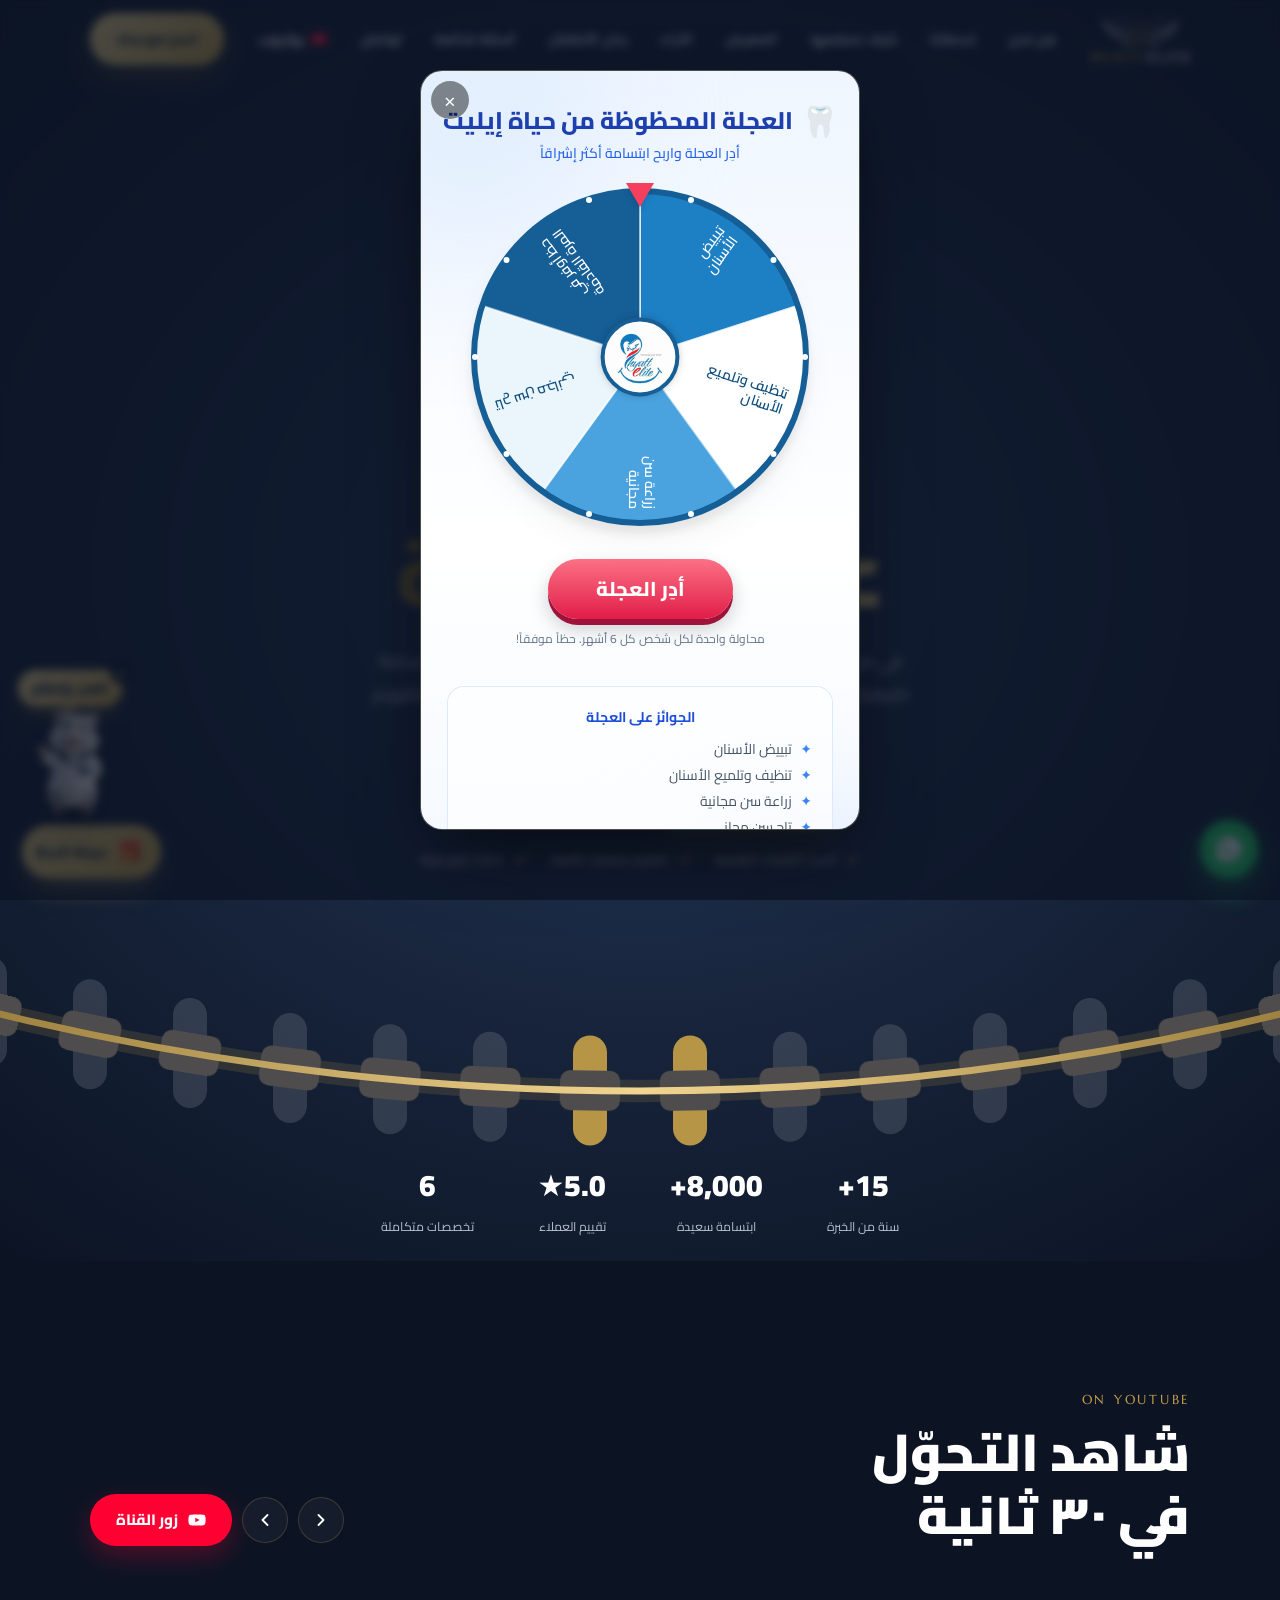
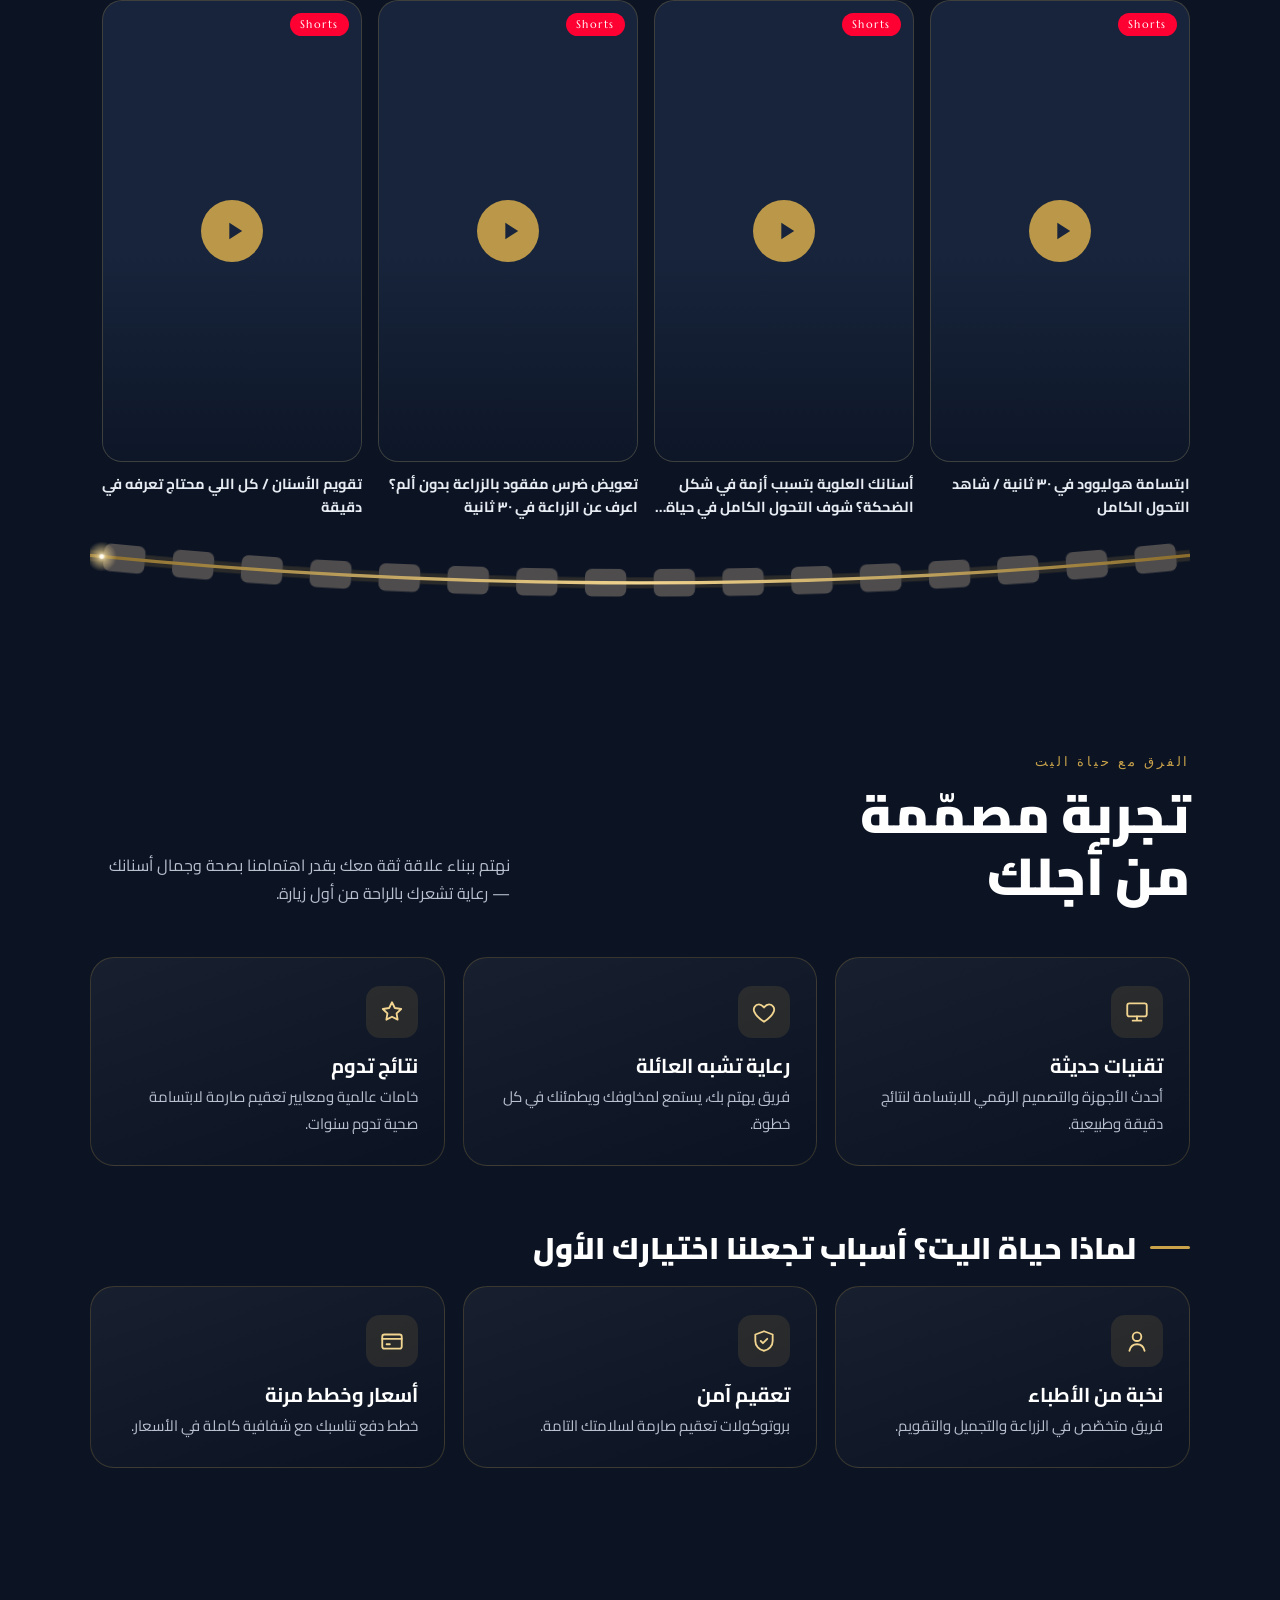
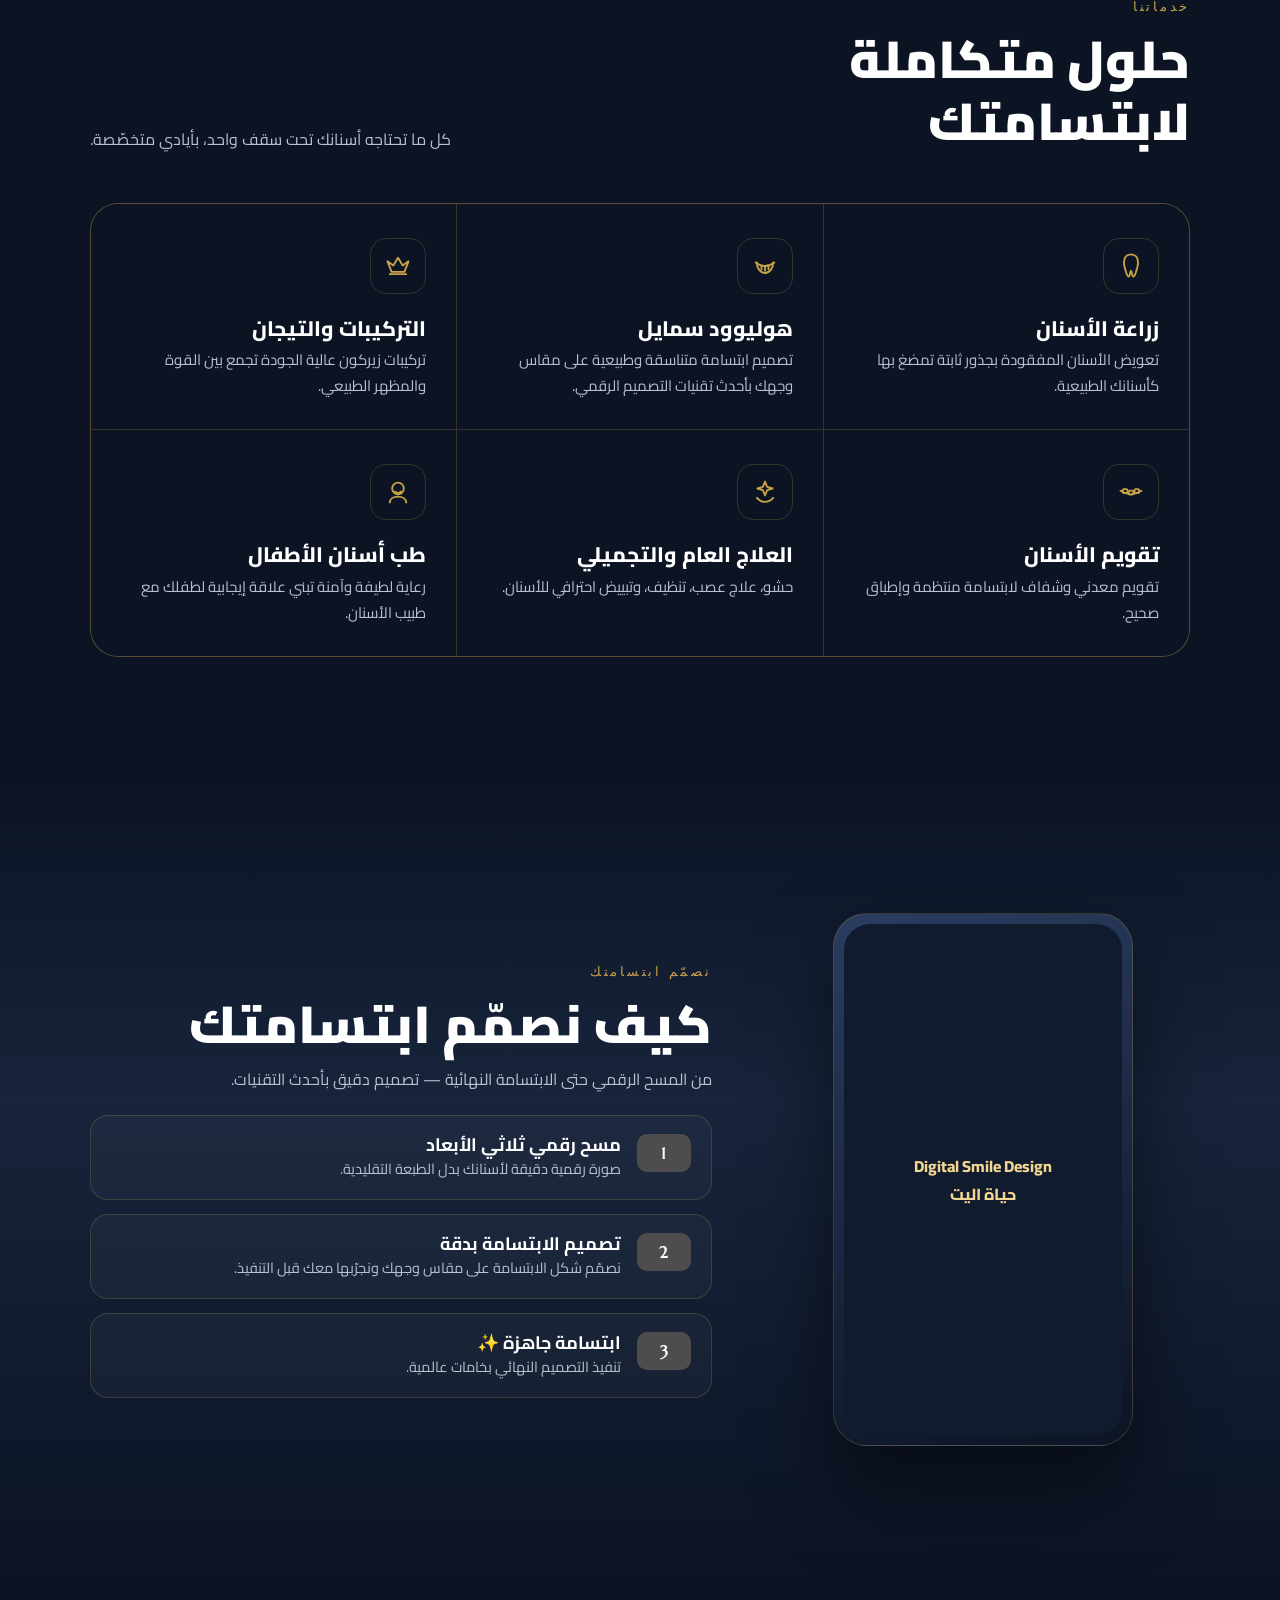
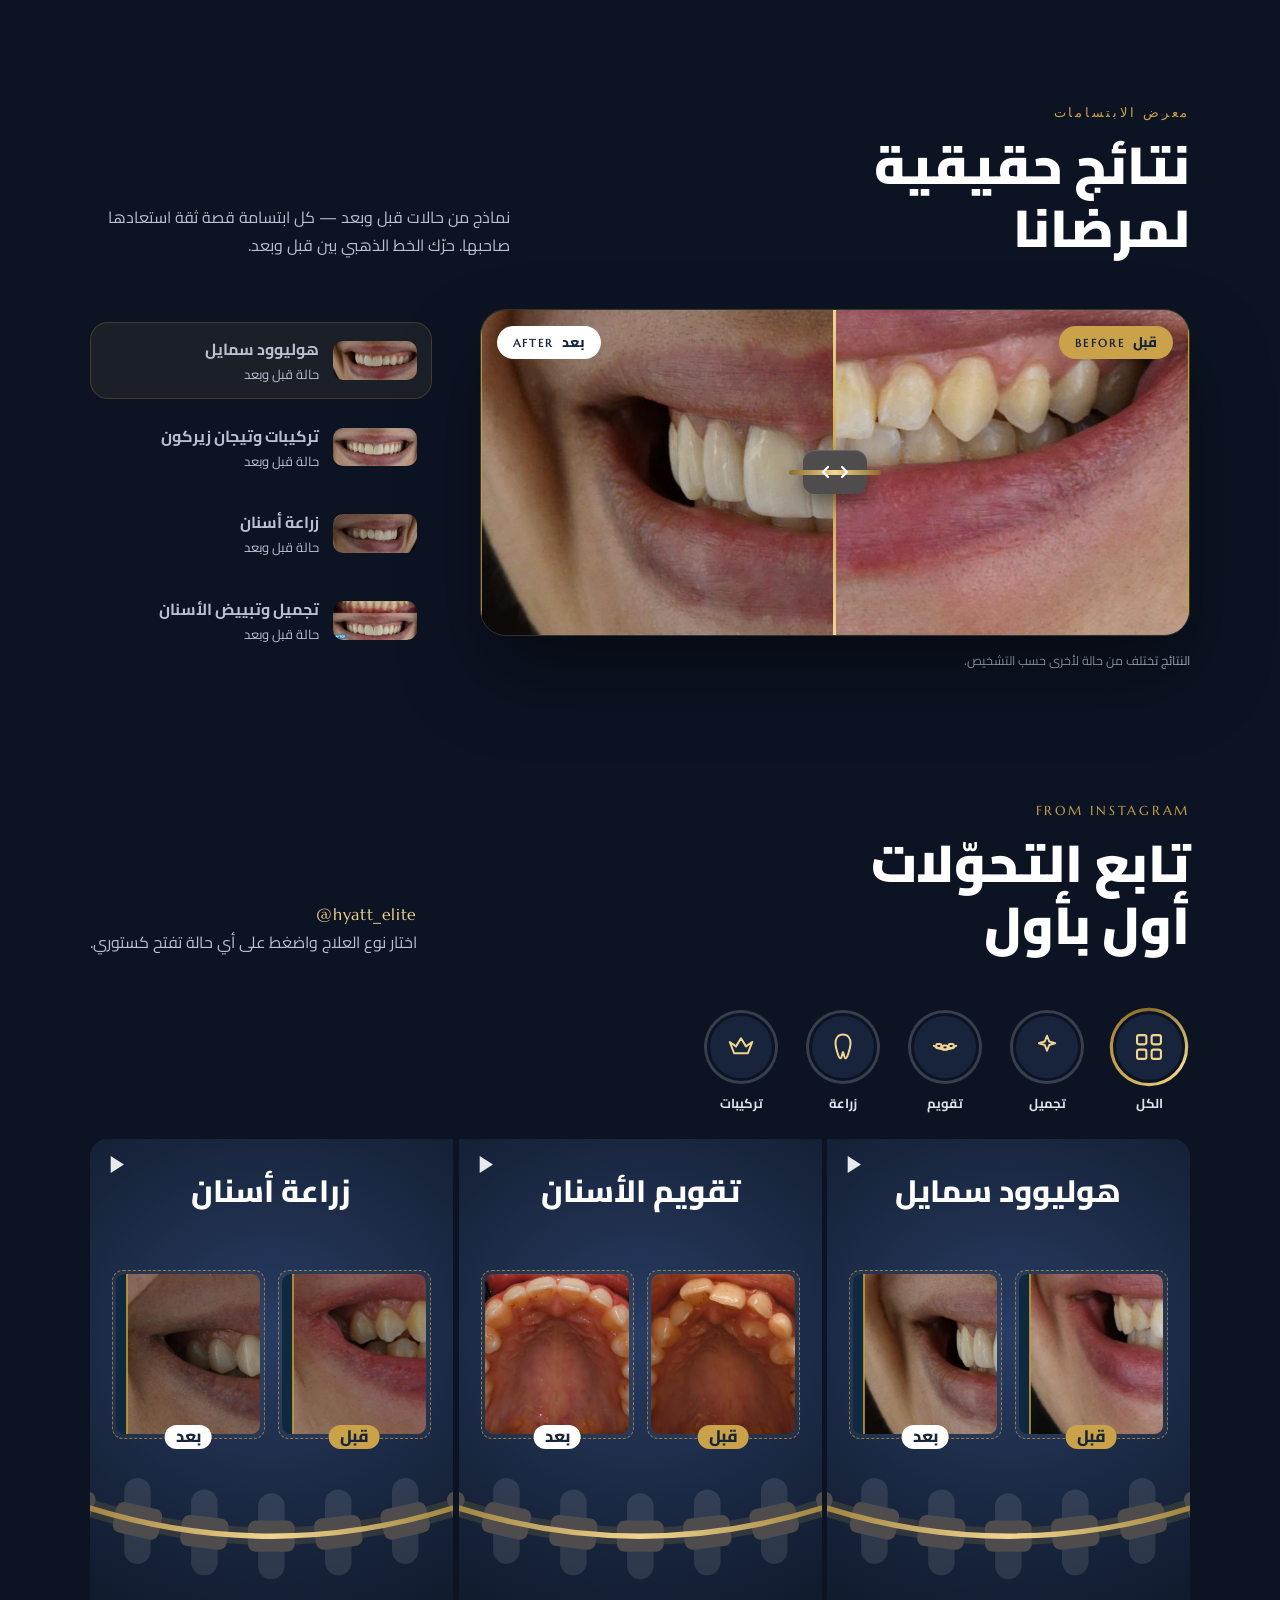
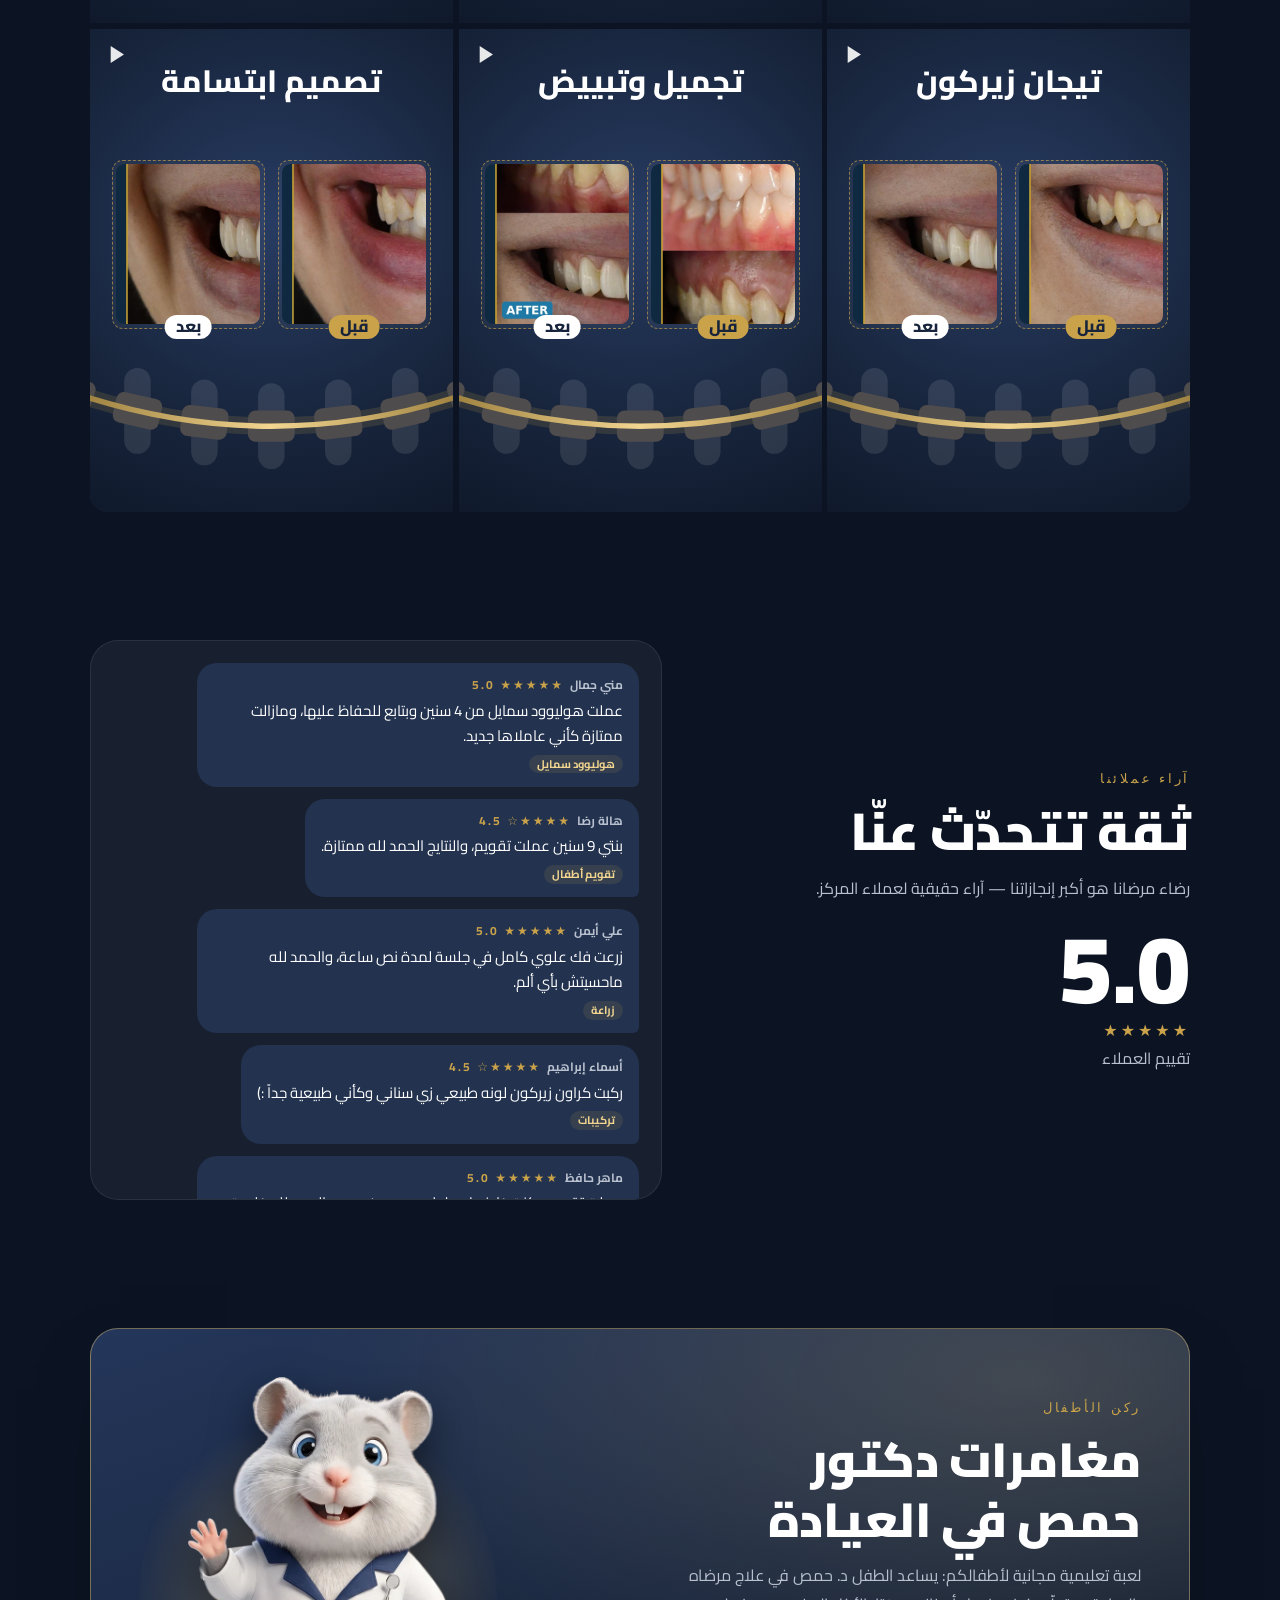
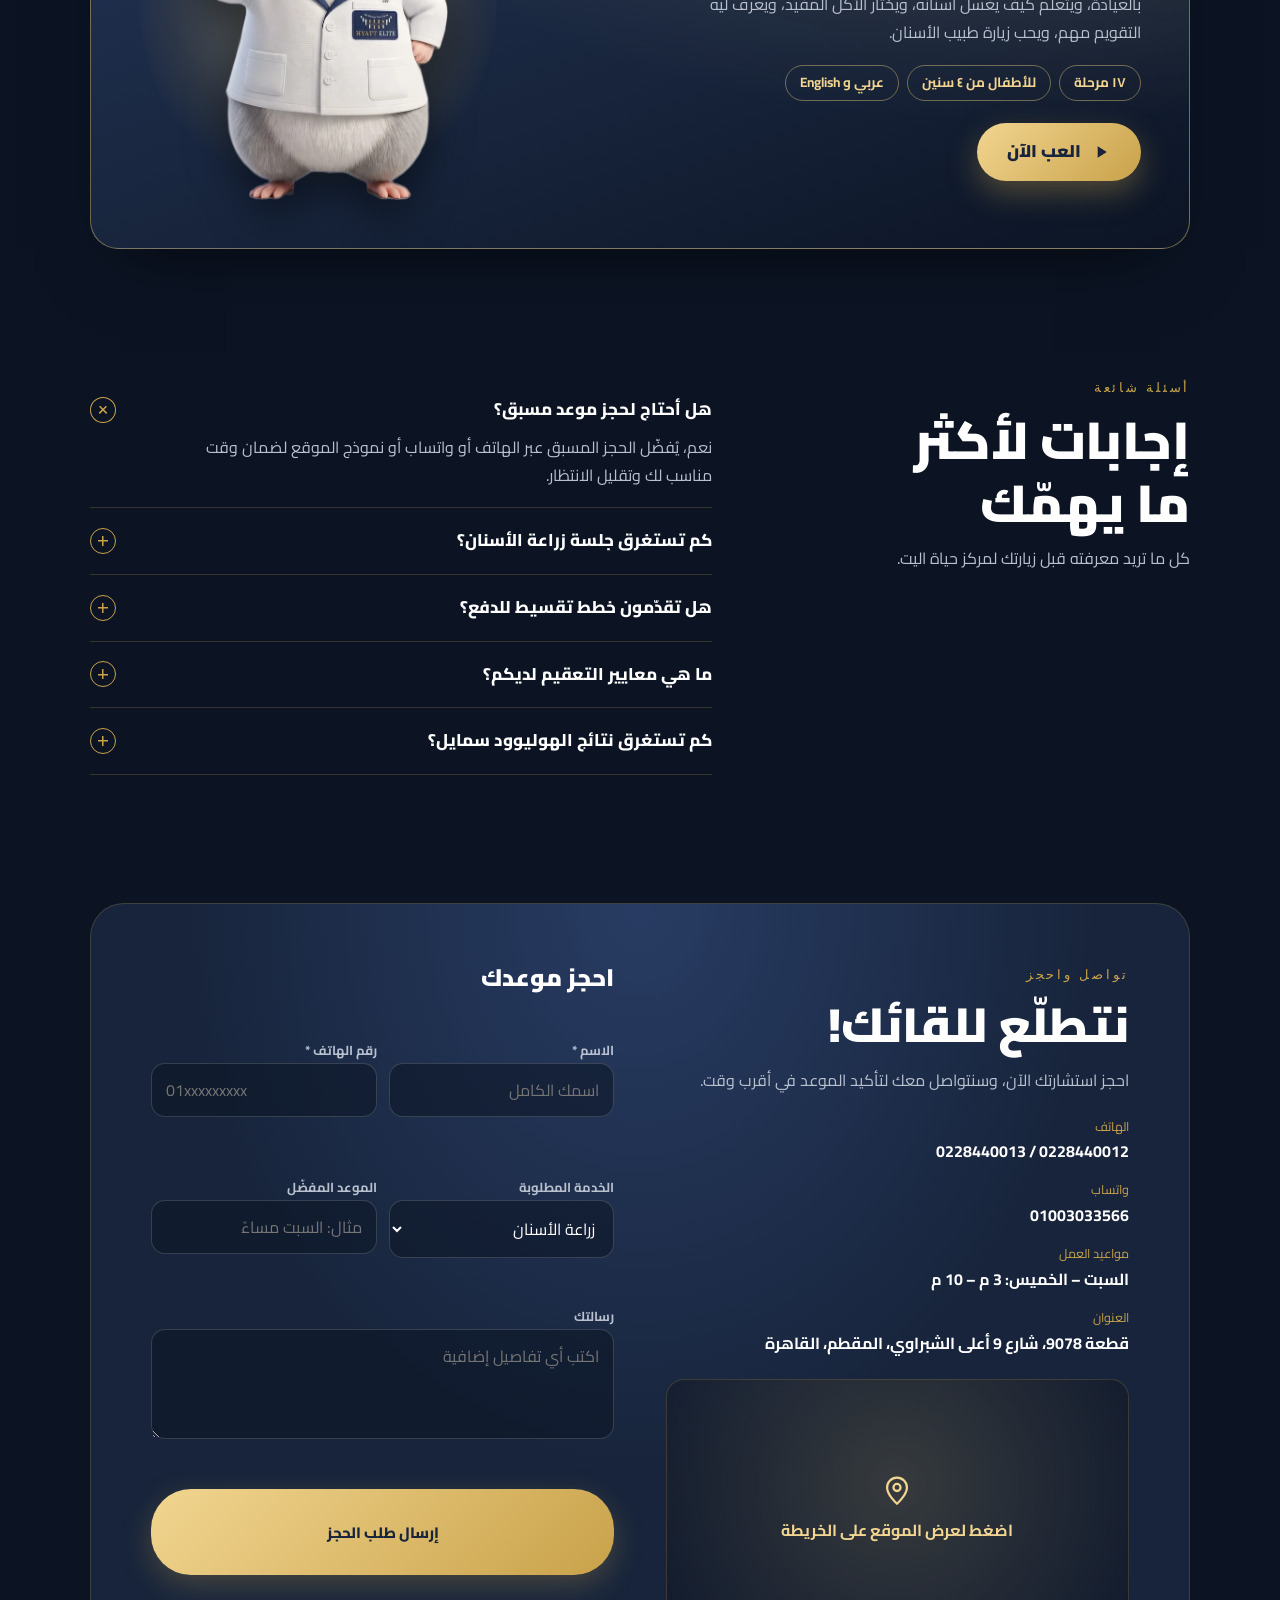
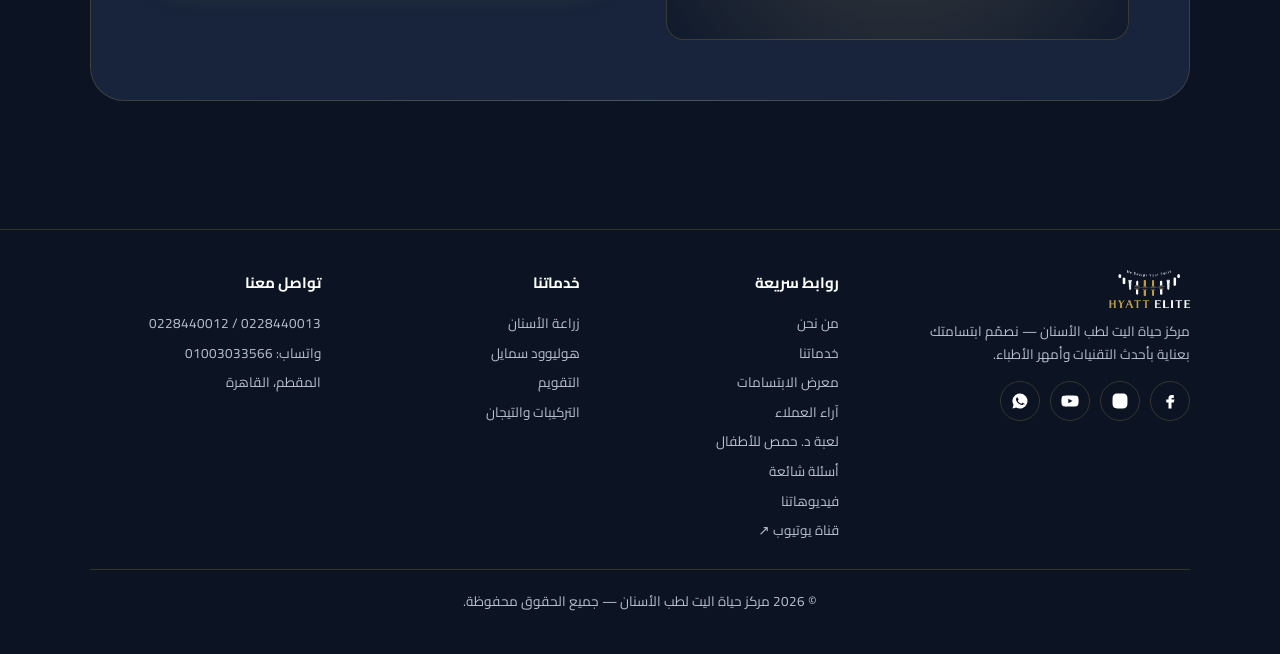
<file: index.html>
<!DOCTYPE html>
<html lang="ar" dir="rtl">
<head>
<meta charset="UTF-8">
<meta name="viewport" content="width=device-width, initial-scale=1, viewport-fit=cover">
<!-- Google tag (gtag.js) -->
<script async src="https://www.googletagmanager.com/gtag/js?id=G-VE0VCLY52K"></script>
<script>
  window.dataLayer = window.dataLayer || [];
  function gtag(){dataLayer.push(arguments);}
  gtag('js', new Date());
  gtag('config', 'G-VE0VCLY52K');
</script>
  <!-- Google Tag Manager --><script>(function(w,d,s,l,i){w[l]=w[l]||[];w[l].push({'gtm.start': new Date().getTime(),event:'gtm.js'});var f=d.getElementsByTagName(s)[0],j=d.createElement(s),dl=l!='dataLayer'?'&l='+l:'';j.async=true;j.src='https://www.googletagmanager.com/gtm.js?id='+i+dl;f.parentNode.insertBefore(j,f);})(window,document,'script','dataLayer','GTM-5V25WXR6');</script><!-- End Google Tag Manager -->
<title>حياة اليت لطب الأسنان بالمقطم | زراعة وتقويم وهوليوود سمايل</title>
<meta name="description" content="مركز حياة اليت لطب الأسنان بالمقطم، القاهرة — زراعة الأسنان، هوليوود سمايل، تقويم، تركيبات زيركون وعلاج تجميلي بأحدث التقنيات وأمهر الأطباء. احجز موعدك الآن.">
<meta name="keywords" content="طبيب أسنان المقطم, زراعة أسنان القاهرة, هوليوود سمايل, تقويم أسنان, تركيبات زيركون, عيادة أسنان المقطم, حياة اليت, دكتور أسنان المقطم, ابتسامة هوليوود, زراعة فورية">
<meta name="author" content="مركز حياة اليت لطب الأسنان">
<meta name="robots" content="index, follow, max-image-preview:large, max-snippet:-1">
<meta name="theme-color" content="#17243b">
<link rel="canonical" href="https://hyattelitedc.com/">
<link rel="icon" href="assets/icon.png" type="image/png">
<link rel="apple-touch-icon" href="assets/icon.png">
<!-- Geo / Local SEO -->
<meta name="geo.region" content="EG-C">
<meta name="geo.placename" content="المقطم، القاهرة">
<meta name="geo.position" content="30.0081513;31.3103562">
<meta name="ICBM" content="30.0081513, 31.3103562">
<!-- Open Graph (Facebook / WhatsApp preview) -->
<meta property="og:type" content="website">
<meta property="og:site_name" content="مركز حياة اليت لطب الأسنان">
<meta property="og:title" content="حياة اليت لطب الأسنان بالمقطم | نصمّم ابتسامتك بعناية">
<meta property="og:description" content="زراعة الأسنان، هوليوود سمايل، تقويم، وتركيبات زيركون بأحدث التقنيات وأمهر الأطباء في المقطم، القاهرة. احجز موعدك الآن.">
<meta property="og:url" content="https://hyattelitedc.com/">
<meta property="og:image" content="https://hyattelitedc.com/assets/og-image.png">
<meta property="og:image:width" content="1200">
<meta property="og:image:height" content="630">
<meta property="og:image:alt" content="مركز حياة اليت لطب الأسنان — We Design Your Smile">
<meta property="og:locale" content="ar_AR">
<!-- Twitter Card -->
<meta name="twitter:card" content="summary_large_image">
<meta name="twitter:title" content="حياة اليت لطب الأسنان بالمقطم | نصمّم ابتسامتك بعناية">
<meta name="twitter:description" content="زراعة الأسنان، هوليوود سمايل، تقويم، وتركيبات زيركون بأحدث التقنيات في المقطم، القاهرة.">
<meta name="twitter:image" content="https://hyattelitedc.com/assets/og-image.png">
<!-- Structured data: Dentist / Local Business -->
<script type="application/ld+json">
{
  "@context":"https://schema.org",
  "@type":"Dentist",
  "name":"مركز حياة اليت لطب الأسنان",
  "alternateName":"Hyatt Elite Dental Center",
  "image":"https://hyattelitedc.com/assets/logo.png",
  "url":"https://hyattelitedc.com/",
  "telephone":"+20228440012",
  "priceRange":"$$",
  "currenciesAccepted":"EGP",
  "address":{"@type":"PostalAddress","streetAddress":"قطعة 9078، شارع 9 أعلى الشبراوي، المقطم","addressLocality":"المقطم","addressRegion":"القاهرة","addressCountry":"EG"},
  "geo":{"@type":"GeoCoordinates","latitude":30.0081513,"longitude":31.3103562},
  "openingHoursSpecification":[{"@type":"OpeningHoursSpecification","dayOfWeek":["Saturday","Sunday","Monday","Tuesday","Wednesday","Thursday"],"opens":"15:00","closes":"22:00"}],
  "sameAs":["https://www.facebook.com/share/14hNKUwbDtG/?mibextid=wwXIfr","https://www.instagram.com/hyatt_elite","https://www.youtube.com/@HyattElite"],
  "medicalSpecialty":"Dentistry",
  "areaServed":{"@type":"City","name":"القاهرة"},
  "aggregateRating":{"@type":"AggregateRating","ratingValue":"4.8","reviewCount":"17","bestRating":"5","worstRating":"4"},
  "review":[
    {"@type":"Review","reviewRating":{"@type":"Rating","ratingValue":"5","bestRating":"5"},"author":{"@type":"Person","name":"مني جمال"},"reviewBody":"عملت هوليوود سمايل من 4 سنين وبتابع للحفاظ عليها، ومازالت ممتازة كأني عاملاها جديد."},
    {"@type":"Review","reviewRating":{"@type":"Rating","ratingValue":"5","bestRating":"5"},"author":{"@type":"Person","name":"علي أيمن"},"reviewBody":"زرعت فك علوي كامل في جلسة لمدة نص ساعة، والحمد لله ماحسيتش بأي ألم."},
    {"@type":"Review","reviewRating":{"@type":"Rating","ratingValue":"5","bestRating":"5"},"author":{"@type":"Person","name":"سيد راضي"},"reviewBody":"متابع أنا والأولاد مع المركز من 8 سنين، وبصراحة ممتازين وتعاملهم محترم."}
  ],
  "availableService":[
    {"@type":"MedicalProcedure","name":"زراعة الأسنان"},
    {"@type":"MedicalProcedure","name":"هوليوود سمايل"},
    {"@type":"MedicalProcedure","name":"تقويم الأسنان"},
    {"@type":"MedicalProcedure","name":"التركيبات والتيجان"},
    {"@type":"MedicalProcedure","name":"العلاج العام والتجميلي"},
    {"@type":"MedicalProcedure","name":"طب أسنان الأطفال"}
  ]
}
</script>
<!-- Structured data: FAQ (FAQ rich results) -->
<script type="application/ld+json">
{
  "@context":"https://schema.org",
  "@type":"FAQPage",
  "mainEntity":[
    {"@type":"Question","name":"هل أحتاج لحجز موعد مسبق؟","acceptedAnswer":{"@type":"Answer","text":"نعم، يُفضّل الحجز المسبق عبر الهاتف أو واتساب أو نموذج الموقع لضمان وقت مناسب لك وتقليل الانتظار."}},
    {"@type":"Question","name":"كم تستغرق جلسة زراعة الأسنان؟","acceptedAnswer":{"@type":"Answer","text":"تختلف حسب الحالة، لكن الزراعة الواحدة غالباً تتم في جلسة قصيرة وبدون ألم بفضل التخدير الموضعي وأحدث التقنيات."}},
    {"@type":"Question","name":"هل تقدّمون خطط تقسيط للدفع؟","acceptedAnswer":{"@type":"Answer","text":"نعم، نوفّر خطط دفع مرنة تناسب ميزانيتك مع شفافية كاملة في الأسعار قبل بدء العلاج."}},
    {"@type":"Question","name":"ما هي معايير التعقيم لديكم؟","acceptedAnswer":{"@type":"Answer","text":"نلتزم ببروتوكولات تعقيم صارمة بمعايير عالمية لكل الأدوات والغرف لضمان سلامتك التامة."}},
    {"@type":"Question","name":"كم تستغرق نتائج الهوليوود سمايل؟","acceptedAnswer":{"@type":"Answer","text":"في الغالب يتم تصميم وتنفيذ الابتسامة خلال أيام قليلة بعد المسح الرقمي وتجربة الشكل النهائي معك."}}
  ]
}
</script>
<link rel="preconnect" href="https://fonts.googleapis.com">
<link rel="preconnect" href="https://fonts.gstatic.com" crossorigin>
<link rel="stylesheet" href="https://fonts.googleapis.com/css2?family=Cairo:wght@400;600;700;800;900&family=Marcellus&display=swap">
<style>
/* Layout: Template 1's dark navy stage and archwire hero, carrying Template 3's reel panorama, Instagram feed, stories and DMs. */
:root{
  --navy:#17243b; --navy-2:#24365a; --deep:#0c1424; --ink:#ffffff; --muted:#b9c1cf;
  --gold:#c9a24a; --gold-hi:#f1d590; --gold-lo:#8a6d2c; --steel:#4f4c4d; --line:rgba(201,162,74,.22); --glass:rgba(255,255,255,.05);
  --display:'Cairo',system-ui,sans-serif; --latin:'Marcellus',Georgia,serif;
  color-scheme:dark;
}
*{box-sizing:border-box;margin:0}
html{scroll-behavior:smooth}
body{background:var(--deep);color:var(--ink);font-family:var(--display);line-height:1.75;-webkit-font-smoothing:antialiased;overflow-x:hidden}
img{max-width:100%;display:block}
a{color:inherit;text-decoration:none}
button{font-family:inherit}
:focus-visible{outline:2px solid var(--gold-hi);outline-offset:3px;border-radius:6px}
.wrap{width:min(1180px,100%);margin-inline:auto;padding-inline:clamp(16px,4vw,40px)}
.latin{font-family:var(--latin);letter-spacing:.22em;text-transform:uppercase;font-size:12.5px;color:var(--gold)}
h1,h2,h3{text-wrap:balance;line-height:1.2}

/* header (T1) */
.top{position:fixed;inset-inline:0;top:env(safe-area-inset-top,0px);z-index:50;transition:background .35s,backdrop-filter .35s,border-color .35s;border-bottom:1px solid transparent}
.top.solid{background:rgba(12,20,36,.84);backdrop-filter:blur(14px);border-color:var(--line)}
.top .wrap{display:flex;align-items:center;justify-content:space-between;height:78px;gap:16px}
.top img{height:46px;width:auto}
.nav{display:flex;gap:4px}
.nav a{padding:8px 14px;border-radius:30px;font-weight:700;font-size:14.5px;color:#dfe4ec;position:relative}
.nav a::after{content:"";position:absolute;inset-inline:14px;bottom:3px;height:2px;background:var(--gold);transform:scaleX(0);transition:transform .3s}
.nav a:hover::after{transform:scaleX(1)}
.btn{display:inline-flex;align-items:center;gap:10px;padding:13px 26px;border-radius:40px;font-weight:800;font-size:15px;border:0;cursor:pointer;font-family:inherit;transition:transform .25s,box-shadow .25s,background .25s,color .25s}
.btn-gold{background:linear-gradient(135deg,var(--gold-hi),var(--gold));color:var(--navy);box-shadow:0 10px 30px rgba(201,162,74,.28)}
.btn-gold:hover{transform:translateY(-3px);box-shadow:0 16px 40px rgba(201,162,74,.42)}
.btn-line{border:1.5px solid rgba(255,255,255,.4);color:#fff;background:transparent}
.btn-line:hover{background:#fff;color:var(--navy)}
.btn svg{width:18px;height:18px}
@media (max-width:900px){.nav{display:none}}

/* hero (T1) */
.hero{position:relative;padding:150px 0 0;background:radial-gradient(ellipse 80% 70% at 50% 45%,#283c63 0%,var(--navy) 52%,var(--deep) 100%);overflow:hidden;isolation:isolate}
.hero-copy{text-align:center;position:relative;z-index:2}
.hero-art{position:relative;width:clamp(190px,22vw,280px);max-width:70%;margin:0 auto 10px;aspect-ratio:1100/513;pointer-events:none;animation:hblIn 2.2s cubic-bezier(.22,.9,.27,1.05) .2s both}
.hero-art span{position:absolute;inset:0;-webkit-mask:url(assets/logo_white.png) center/contain no-repeat;mask:url(assets/logo_white.png) center/contain no-repeat}
.hbl-base{background:url(assets/logo_white.png) center/contain no-repeat;-webkit-mask:none!important;mask:none!important;opacity:1;animation:hblFloat 9s ease-in-out 2.4s infinite}
.hbl-shine{background:linear-gradient(105deg,transparent 35%,rgba(241,213,144,.0) 40%,rgba(241,213,144,.55) 50%,rgba(241,213,144,0) 60%,transparent 65%) 0 0/250% 100% no-repeat;opacity:.55;animation:hblShine 6s ease-in-out 2.6s infinite,hblFloat 9s ease-in-out 2.4s infinite}
@keyframes hblIn{from{opacity:0;transform:translateY(-18px) scale(.85);filter:blur(10px)}to{opacity:1;transform:none;filter:none}}
@keyframes hblFloat{0%,100%{transform:translateY(0) rotate(0) scale(1)}33%{transform:translateY(-16px) rotate(-1.2deg) scale(1.02)}66%{transform:translateY(8px) rotate(.8deg) scale(1.01)}}
@keyframes hblShine{0%{background-position:120% 0}55%,100%{background-position:-60% 0}}
.hbl-glow{-webkit-mask:none!important;mask:none!important;inset:-20% -10% !important;background:radial-gradient(closest-side,rgba(201,162,74,.22),transparent);z-index:-1;animation:hblGlow 4.5s ease-in-out infinite}
@keyframes hblGlow{0%,100%{opacity:.5;transform:scale(.95)}50%{opacity:1;transform:scale(1.05)}}
@media (prefers-reduced-motion:reduce){.hero-art,.hero-art span{animation:none!important}.hbl-shine{display:none}}
.hero h1{font-size:clamp(40px,7.4vw,92px);font-weight:900;margin:18px auto 14px;max-width:14ch;letter-spacing:-.5px}
.hero h1 em{font-style:normal;background:linear-gradient(100deg,var(--gold-lo),var(--gold-hi) 45%,var(--gold) 70%,var(--gold-hi));-webkit-background-clip:text;background-clip:text;color:transparent;background-size:200% 100%;animation:sheen 6s ease-in-out infinite}
@keyframes sheen{0%,100%{background-position:0 0}50%{background-position:100% 0}}
.hero p{color:var(--muted);font-size:clamp(16px,2vw,19px);max-width:560px;margin-inline:auto}
.hero .cta{display:flex;gap:12px;justify-content:center;flex-wrap:wrap;margin-top:28px}
.hero-wire{position:relative;width:100%;height:clamp(220px,30vw,360px);margin-top:clamp(10px,3vw,30px);display:block}
.hero-foot{position:absolute;bottom:22px;inset-inline:0;display:flex;justify-content:center;gap:clamp(18px,5vw,64px);flex-wrap:wrap;z-index:3}
.hero-foot div{text-align:center}
.hero-foot b{display:block;font-size:clamp(22px,3vw,30px);font-weight:900;font-variant-numeric:tabular-nums}
.hero-foot span{font-size:12.5px;color:var(--muted)}
.load{animation:up .9s cubic-bezier(.22,.9,.27,1.05) both}
.load.d1{animation-delay:.1s}.load.d2{animation-delay:.25s}.load.d3{animation-delay:.4s}.load.d4{animation-delay:.55s}
@keyframes up{from{opacity:0;transform:translateY(26px)}to{opacity:1;transform:none}}

section{padding:clamp(72px,10vw,128px) 0;position:relative;scroll-margin-top:70px}
.sh{display:flex;align-items:end;justify-content:space-between;gap:24px;flex-wrap:wrap;margin-bottom:clamp(30px,5vw,50px)}
.sh h2{font-size:clamp(30px,4.6vw,52px);font-weight:900;margin-top:10px;max-width:16ch}
.sh p{color:var(--muted);max-width:420px}
@supports (animation-timeline:view()){
  .rv{animation:rv linear both;animation-timeline:view();animation-range:entry 0% entry 55%}
  @keyframes rv{from{opacity:0;transform:translateY(40px) scale(.98)}to{opacity:1;transform:none}}
}

/* reel panorama (T3) */
.seg{display:inline-flex;background:var(--glass);border:1px solid rgba(255,255,255,.12);border-radius:12px;padding:4px}
.seg button{all:unset;cursor:pointer;padding:6px 14px;border-radius:9px;font-weight:700;font-size:13.5px;color:var(--muted)}
.seg button[aria-pressed="true"]{background:var(--gold);color:var(--navy)}
.seg button:focus-visible{outline:2px solid var(--gold-hi)}
.scroller{overflow-x:auto;scroll-snap-type:x mandatory;scrollbar-width:none;border-radius:18px}
.scroller::-webkit-scrollbar{display:none}
.pano{position:relative;container-type:inline-size;width:100%;aspect-ratio:3240/1920;display:grid;grid-template-columns:repeat(3,1fr);transition:gap .6s cubic-bezier(.65,0,.35,1)}
.pano.split{gap:clamp(4px,1cqw,14px)}
@media (max-width:760px){.pano{width:300%}}
.tile{position:relative;overflow:hidden;scroll-snap-align:center;transition:border-radius .6s,transform .4s}
.pano.split .tile{border-radius:1.2cqw}
.pano.split .tile:hover{transform:translateY(-6px)}
.tile .bg,.tile svg.pw{position:absolute;top:0;height:100%;width:300%}
.tile .bg{background:radial-gradient(ellipse 52.5% 59.9% at 50% 50%,#283c63 0%,#17243b 52%,#0c1424 100%)}
.tile:nth-child(1) .bg,.tile:nth-child(1) svg.pw{right:0}
.tile:nth-child(2) .bg,.tile:nth-child(2) svg.pw{right:-100%}
.tile:nth-child(3) .bg,.tile:nth-child(3) svg.pw{right:-200%}
.tile .logo{position:absolute;left:26.85%;top:13%;width:46.3%}
.tile h3{position:absolute;top:29.2%;inset-inline:0;text-align:center;font-size:2.6cqw;font-weight:800;line-height:1.15}
.frames{position:absolute;left:6.48%;top:41.15%;width:87.04%;height:26.04%;display:flex;gap:4.26%}
.fr{position:relative;flex:1;border:max(1px,.06cqw) dashed rgba(201,162,74,.65);border-radius:.86cqw;background:rgba(255,255,255,.04)}
.fr .crop{position:absolute;inset:.2cqw;border-radius:.7cqw;overflow:hidden}
.fr .crop img{position:absolute;width:257%;max-width:none;left:-78.5%;top:0}
.fr.b .crop img{margin-top:-48.8%}
.fr.a .crop img{margin-top:-178%}
.fr .pill{position:absolute;bottom:-.86cqw;left:50%;transform:translateX(-50%);display:flex;align-items:baseline;gap:.37cqw;padding:.18cqw .93cqw;border-radius:99px;white-space:nowrap;color:var(--navy)}
.fr.b .pill{background:var(--gold)}.fr.a .pill{background:#fff}
.fr .pill b{font-size:1.11cqw;font-weight:800;line-height:1.3}
.fr .pill small{font-family:var(--latin);font-size:.68cqw;letter-spacing:.12cqw}
.arrow{position:absolute;left:46.67%;top:52.3%;width:6.67%;aspect-ratio:1;border-radius:50%;background:var(--navy);border:max(2px,.09cqw) solid var(--gold);display:grid;place-items:center}
.arrow svg{width:47%;height:47%}
.tile .cta{position:absolute;top:81.9%;inset-inline:0;display:flex;justify-content:center;align-items:center;gap:.43cqw;font-size:1.17cqw;font-weight:700}
.tile .cta svg{width:1.05cqw;height:1.05cqw}
.guide{position:absolute;inset-inline:0;top:12.5%;bottom:12.5%;border-block:1px dashed rgba(201,162,74,.35);pointer-events:none;opacity:0;transition:opacity .4s}
.pano.split .guide{opacity:1}
.order{position:absolute;top:2%;right:4%;font-size:.9cqw;font-weight:800;background:rgba(201,162,74,.92);color:var(--navy);padding:.1cqw .7cqw;border-radius:99px;opacity:0;transition:opacity .4s}
.pano.split .order{opacity:1}
.swipe{display:none;text-align:center;color:var(--muted);font-size:13px;margin-top:8px}
@media (max-width:760px){.swipe{display:block}}

/* youtube shorts */
.yt-actions{display:flex;align-items:center;gap:10px;flex-wrap:wrap}
.yt-nav{width:46px;height:46px;border-radius:50%;border:1px solid var(--line);background:rgba(255,255,255,.04);color:#fff;display:grid;place-items:center;cursor:pointer;transition:background .25s,color .25s}
.yt-nav:hover{background:var(--gold);color:var(--navy)}
.yt-nav svg{width:20px;height:20px}
.btn-yt{background:#ff0033;color:#fff;box-shadow:0 10px 26px rgba(255,0,51,.28)}
.btn-yt:hover{transform:translateY(-3px);box-shadow:0 16px 34px rgba(255,0,51,.4)}
.shorts{display:grid;grid-auto-flow:column;grid-auto-columns:clamp(200px,24%,260px);gap:16px;overflow-x:auto;scroll-snap-type:x mandatory;padding:4px 2px 18px;scrollbar-width:thin;scrollbar-color:var(--gold) transparent}
@media (max-width:560px){.shorts{grid-auto-columns:72%}.yt-nav{display:none}}
.short{scroll-snap-align:start;display:flex;flex-direction:column;gap:10px;min-width:0}
.short-play,.short iframe{all:unset;position:relative;display:block;width:100%;aspect-ratio:9/16;max-width:100%;border-radius:20px;overflow:hidden;cursor:pointer;background:var(--navy);border:1px solid var(--line);box-sizing:border-box}
.short iframe{border:0;cursor:auto}
.short-play:focus-visible{outline:2px solid var(--gold-hi);outline-offset:3px}
.short-play img{position:absolute;inset:0;width:100%;height:100%;object-fit:cover;transition:transform .6s cubic-bezier(.22,.9,.27,1.05)}
.short-play:hover img{transform:scale(1.06)}
.short-shade{position:absolute;inset:0;background:linear-gradient(180deg,rgba(12,20,36,0) 55%,rgba(12,20,36,.85))}
.short-btn{position:absolute;top:50%;left:50%;width:62px;height:62px;margin:-31px 0 0 -31px;border-radius:50%;background:rgba(201,162,74,.92);display:grid;place-items:center;box-shadow:0 0 0 0 rgba(201,162,74,.5);animation:ytPulse 2.4s ease-out infinite;transition:transform .3s}
.short-play:hover .short-btn{transform:scale(1.1)}
.short-btn svg{width:28px;height:28px;fill:var(--navy);margin-left:3px}
@keyframes ytPulse{0%{box-shadow:0 0 0 0 rgba(201,162,74,.55)}70%,100%{box-shadow:0 0 0 18px rgba(201,162,74,0)}}
.short-badge{position:absolute;top:12px;right:12px;font-family:var(--latin);font-size:11px;letter-spacing:.14em;background:#ff0033;color:#fff;padding:2px 10px;border-radius:20px}
.short-t{font-weight:700;font-size:14.5px;line-height:1.6;color:#e7ebf2;display:-webkit-box;-webkit-line-clamp:2;-webkit-box-orient:vertical;overflow:hidden}
.short-t:hover{color:var(--gold-hi)}
.short.more a{aspect-ratio:9/16;border-radius:20px;border:1.5px dashed var(--line);display:flex;flex-direction:column;align-items:center;justify-content:center;gap:10px;text-align:center;color:var(--gold-hi);transition:background .3s}
.short.more a:hover{background:rgba(201,162,74,.08)}
.short.more svg{width:54px;height:54px;color:#ff0033}
.short.more b{font-size:17px;color:#fff}
.shorts-wire{display:block;width:100%;height:70px;margin-top:4px}
.nav a.nav-yt{color:#fff;display:inline-flex;align-items:center;gap:6px}
.nav a.nav-yt svg{width:18px;height:18px;fill:#ff0033}

/* services (T1) */
.svc{display:grid;grid-template-columns:repeat(3,1fr);gap:1px;background:var(--line);border:1px solid var(--line);border-radius:28px;overflow:hidden}
.svc article{background:var(--deep);padding:34px 30px 30px;position:relative;transition:background .4s;min-width:0}
.svc article:hover{background:#121d33}
.svc .ix{width:56px;height:56px;border-radius:16px;border:1px solid var(--line);display:grid;place-items:center;color:var(--gold);margin-bottom:22px;transition:transform .4s,background .4s,color .4s}
.svc article:hover .ix{transform:rotate(-8deg) scale(1.06);background:var(--gold);color:var(--navy)}
.svc .ix svg{width:28px;height:28px}
.svc h3{font-size:21px;font-weight:800;margin-bottom:6px}
.svc p{color:var(--muted);font-size:15px}
.svc .wire{position:absolute;inset-inline:30px;bottom:0;height:2px;background:linear-gradient(90deg,var(--gold-lo),var(--gold-hi),var(--gold-lo));transform:scaleX(0);transform-origin:right;transition:transform .5s cubic-bezier(.65,0,.35,1)}
.svc article:hover .wire{transform:scaleX(1)}
@media (max-width:900px){.svc{grid-template-columns:1fr 1fr}}
@media (max-width:560px){.svc{grid-template-columns:1fr}}

/* before / after slider (T1) */
.ba-band{background:linear-gradient(180deg,var(--deep),var(--navy) 40%,var(--deep))}
.ba-grid{display:grid;grid-template-columns:1.35fr .65fr;gap:clamp(20px,4vw,48px);align-items:center}
@media (max-width:900px){.ba-grid{grid-template-columns:1fr}}
.ba{position:relative;border-radius:26px;overflow:hidden;border:1px solid var(--line);box-shadow:0 40px 80px rgba(0,0,0,.45);aspect-ratio:1015/467;max-width:100%;user-select:none;touch-action:pan-y}
.ba .crop,.th .crop{position:absolute;inset:0;overflow:hidden}
.ba .crop img,.th .crop img{position:absolute;width:106.4%;max-width:none;left:-3.25%;top:0}
.ba .crop.b img{margin-top:-20.2%}
.ba .crop.a img,.th .crop img{margin-top:-73.7%}
.ba .crop.b{clip-path:inset(0 0 0 var(--p,50%))}
.ba .bar{position:absolute;top:0;bottom:0;left:var(--p,50%);width:3px;margin-left:-1.5px;background:linear-gradient(180deg,var(--gold-hi),var(--gold),var(--gold-hi));pointer-events:none}
.ba .knob{position:absolute;top:50%;left:var(--p,50%);width:64px;height:44px;margin:-22px 0 0 -32px;border-radius:12px;background:var(--steel);box-shadow:0 8px 20px rgba(0,0,0,.45),inset 0 1px 0 rgba(255,255,255,.15);display:grid;place-items:center;pointer-events:none}
.ba .knob::before{content:"";position:absolute;inset-inline:-14px;top:50%;height:5px;margin-top:-2.5px;border-radius:3px;background:linear-gradient(90deg,var(--gold-lo),var(--gold-hi),var(--gold-lo))}
.ba .knob svg{position:relative;width:30px;height:16px;color:#fff}
.ba input{position:absolute;inset:0;width:100%;height:100%;opacity:0;cursor:ew-resize;margin:0;direction:ltr}
.ba .tag{position:absolute;top:16px;padding:4px 16px;border-radius:30px;font-weight:800;font-size:14px;display:flex;gap:8px;align-items:baseline}
.ba .tag small{font-family:var(--latin);font-size:10.5px;letter-spacing:.2em}
.ba .tag.tb{right:16px;background:var(--gold);color:var(--navy)}
.ba .tag.ta{left:16px;background:#fff;color:var(--navy)}
.cases{display:flex;flex-direction:column;gap:10px}
.cases button{all:unset;cursor:pointer;display:flex;align-items:center;gap:14px;padding:12px 14px;border-radius:18px;border:1px solid transparent;transition:background .3s,border-color .3s}
.cases button:hover{background:rgba(255,255,255,.04)}
.cases button[aria-pressed="true"]{border-color:var(--line);background:rgba(201,162,74,.08)}
.cases button:focus-visible{outline:2px solid var(--gold-hi)}
.cases .th{width:84px;aspect-ratio:1015/467;border-radius:10px;position:relative;overflow:hidden;flex:none}
.cases b{display:block;font-size:16px}
.cases span{font-size:13px;color:var(--muted)}
.note{color:var(--muted);font-size:12.5px;margin-top:14px}

/* instagram feed (T3) */
.handle{font-family:var(--latin);letter-spacing:.04em;color:var(--gold-hi)}
.hl{display:flex;gap:clamp(14px,3vw,28px);overflow-x:auto;padding:4px 4px 24px;scrollbar-width:none}
.hl::-webkit-scrollbar{display:none}
.hl button{all:unset;cursor:pointer;display:flex;flex-direction:column;align-items:center;gap:8px;flex:none;font-size:13px;font-weight:700;color:#dfe4ec}
.hl .c{width:74px;height:74px;border-radius:50%;padding:3px;background:rgba(255,255,255,.18);transition:background .3s,transform .3s}
.hl button[aria-pressed="true"] .c{background:conic-gradient(var(--gold-lo),var(--gold-hi),var(--gold),var(--gold-lo));transform:scale(1.06)}
.hl .c i{display:grid;place-items:center;width:100%;height:100%;border-radius:50%;background:var(--navy);border:3px solid var(--deep);color:var(--gold-hi)}
.hl .c svg{width:30px;height:30px}
.hl button:focus-visible .c{outline:2px solid var(--gold-hi);outline-offset:2px}
.grid{display:grid;grid-template-columns:repeat(3,1fr);gap:6px;border-radius:18px;overflow:hidden}
.post{all:unset;cursor:pointer;position:relative;aspect-ratio:3/4;overflow:hidden;background:var(--navy);container-type:inline-size;transition:opacity .35s,transform .35s}
.post.dim{opacity:.18;transform:scale(.97)}
.post .pbg{position:absolute;inset:0;background:radial-gradient(ellipse 120% 80% at 50% 40%,#283c63,#17243b 55%,#0c1424)}
.post svg.mw{position:absolute;inset-inline:0;bottom:0;width:100%;height:42%}
.post h3{position:absolute;top:7%;inset-inline:0;text-align:center;font-size:8.5cqw;font-weight:800;line-height:1.2}
.post .pf{position:absolute;left:6%;right:6%;top:27%;height:35%;display:flex;gap:4%}
.post .pf .fr{border-width:1px;border-radius:3cqw}
.post .pf .crop{inset:1cqw;border-radius:2.4cqw}
.post .pf .pill{bottom:-3.2cqw;padding:.4cqw 3cqw}
.post .pf .pill b{font-size:4.6cqw}
.post .pf .pill small{display:none}
.post .tip{position:absolute;inset:18% 9% auto;font-size:6cqw;line-height:1.6;color:#dfe4ec}
.post .tip li{margin-inline-start:5cqw}
.post .ov{position:absolute;inset:0;background:rgba(12,20,36,.6);display:grid;place-items:center;opacity:0;transition:opacity .3s}
.post:hover .ov,.post:focus-visible .ov{opacity:1}
.post .ov span{display:flex;gap:8px;align-items:center;font-weight:800;font-size:clamp(12px,6cqw,16px)}
.post .ov svg{width:22px;height:22px;fill:var(--gold)}
.post .reel{position:absolute;top:3cqw;left:3cqw;width:8cqw;height:8cqw;fill:#fff;opacity:.9}

/* steps (T1) */
.steps svg.track{width:100%;height:120px;display:block}
.steps ol{list-style:none;padding:0;display:grid;grid-template-columns:repeat(4,1fr);gap:20px;margin-top:-14px}
.steps li{text-align:center;padding:0 6px;min-width:0}
.steps li .n{font-family:var(--latin);color:var(--gold);font-size:13px;letter-spacing:.2em}
.steps li h3{font-size:19px;margin:6px 0 4px}
.steps li p{color:var(--muted);font-size:14.5px}
@media (max-width:760px){.steps ol{grid-template-columns:1fr 1fr;row-gap:30px;margin-top:0}.steps svg.track{display:none}}

/* DMs (T3) */
.dm-grid{display:grid;grid-template-columns:.9fr 1.1fr;gap:clamp(24px,5vw,60px);align-items:center}
@media (max-width:860px){.dm-grid{grid-template-columns:1fr}}
.chat{display:flex;flex-direction:column;gap:12px;background:var(--glass);border:1px solid rgba(255,255,255,.08);border-radius:28px;padding:22px;min-width:0}
.msg{max-width:84%;padding:12px 16px;border-radius:20px;font-size:15px;line-height:1.7}
.msg small{display:block;font-size:12px;color:var(--muted);margin-bottom:2px;font-weight:700}
.in{align-self:flex-start;background:#22324f;border-end-start-radius:6px}
.out{align-self:flex-end;background:linear-gradient(135deg,var(--gold-hi),var(--gold));color:var(--navy);border-end-end-radius:6px;font-weight:700}
@supports (animation-timeline:view()){
  .msg{animation:pop linear both;animation-timeline:view();animation-range:entry 10% entry 70%}
  @keyframes pop{from{opacity:0;transform:translateY(20px) scale(.95)}to{opacity:1;transform:none}}
}
.typing{align-self:flex-start;display:flex;gap:4px;padding:14px 16px;background:#22324f;border-radius:20px}
.typing i{width:7px;height:7px;border-radius:50%;background:var(--muted);animation:dot 1.2s infinite}
.typing i:nth-child(2){animation-delay:.15s}.typing i:nth-child(3){animation-delay:.3s}
@keyframes dot{0%,60%,100%{transform:none;opacity:.5}30%{transform:translateY(-5px);opacity:1}}
.stars{color:var(--gold);letter-spacing:3px}
.big{font-size:clamp(56px,9vw,96px);font-weight:900;line-height:1;font-variant-numeric:tabular-nums}

/* booking (T1) */
.book{border-radius:34px;background:radial-gradient(ellipse 70% 120% at 50% 0%,#283c63,var(--navy) 60%);border:1px solid var(--line);padding:clamp(28px,5vw,60px);display:grid;grid-template-columns:1fr 1fr;gap:clamp(24px,4vw,56px)}
@media (max-width:860px){.book{grid-template-columns:1fr}}
.book h2{font-size:clamp(30px,4.4vw,48px);font-weight:900;margin:10px 0 12px}
.book dl{display:grid;gap:14px;margin-top:22px}
.book dt{font-size:12.5px;color:var(--gold)}
.book dd{font-weight:700;font-size:16px}
form{display:grid;gap:12px}
label{font-size:13px;color:var(--muted);font-weight:700}
input,select,textarea{width:100%;font:inherit;color:#fff;background:rgba(12,20,36,.55);border:1px solid rgba(255,255,255,.16);border-radius:14px;padding:12px 14px;transition:border-color .25s}
input:focus,select:focus,textarea:focus{outline:none;border-color:var(--gold)}
.row2{display:grid;grid-template-columns:1fr 1fr;gap:12px}
@media (max-width:480px){.row2{grid-template-columns:1fr}}
.ok{display:none;color:var(--gold-hi);font-weight:700}.ok.show{display:block}
footer{padding:40px 0 calc(40px + env(safe-area-inset-bottom,0px));border-top:1px solid var(--line);color:var(--muted);font-size:13.5px}
footer .wrap{display:flex;justify-content:space-between;gap:16px;flex-wrap:wrap;align-items:center}
footer img{height:38px;width:auto}
.dock{display:none}
@media (max-width:760px){
  .dock{display:flex;position:fixed;bottom:0;inset-inline:0;z-index:50;padding:10px 16px calc(10px + env(safe-area-inset-bottom,0px));background:rgba(12,20,36,.92);backdrop-filter:blur(12px);border-top:1px solid var(--line);gap:10px}
  .dock a{flex:1;text-align:center;padding:12px;border-radius:14px;font-weight:800}
  .dock .d1{background:var(--gold);color:var(--navy)}
  .dock .d2{border:1px solid rgba(255,255,255,.25)}
  footer{padding-bottom:calc(100px + env(safe-area-inset-bottom,0px))}
}

/* story lightbox (T3) */
.lb{position:fixed;inset:0;z-index:80;background:rgba(6,10,18,.92);display:grid;place-items:center;padding:20px;opacity:0;visibility:hidden;transition:opacity .3s,visibility .3s}
.lb.open{opacity:1;visibility:visible}
.lb .card{width:min(420px,100%);aspect-ratio:9/16;max-height:88vh;position:relative;border-radius:22px;overflow:hidden;background:var(--navy);transform:scale(.92);transition:transform .4s cubic-bezier(.22,.9,.27,1.05)}
.lb.open .card{transform:none}
.lb .card .bar{position:absolute;top:10px;inset-inline:12px;height:3px;background:rgba(255,255,255,.25);border-radius:2px;overflow:hidden;z-index:3}
.lb .card .bar i{display:block;height:100%;width:0;background:#fff}
.lb.open .card .bar i{animation:prog 6s linear forwards}
@keyframes prog{to{width:100%}}
.lb .ph{position:absolute;inset:0;overflow:hidden}
.lb .ph img{position:absolute;width:411%;max-width:none;left:-155.6%;top:0}
.lb .ph.b img{margin-top:-78%}
.lb .ph.a img{margin-top:-284.8%}
.lb .ph.a{clip-path:inset(100% 0 0 0)}
.lb.open .ph.a{animation:rev 6s cubic-bezier(.65,0,.35,1) forwards}
@keyframes rev{0%,35%{clip-path:inset(100% 0 0 0)}65%,100%{clip-path:inset(0 0 0 0)}}
.lb .ttl{position:absolute;bottom:0;inset-inline:0;padding:60px 20px 26px;background:linear-gradient(transparent,rgba(12,20,36,.95));z-index:2}
.lb .ttl b{font-size:22px}
.lb .x{position:absolute;top:20px;left:20px;width:44px;height:44px;border-radius:50%;background:rgba(255,255,255,.12);border:1px solid rgba(255,255,255,.3);color:#fff;font-size:20px;cursor:pointer}
/* separate before/after photo files */
.fr .crop img.full,.lb .ph img.full{position:absolute;inset:0;width:100%;height:100%;max-width:none;margin:0;left:0;object-fit:cover}
.skip{position:absolute;inset-inline-start:-9999px;top:8px;z-index:999;background:#fff;color:var(--navy);padding:10px 16px;border-radius:10px;font-weight:800}
.skip:focus{inset-inline-start:8px}

/* FAQ */
.faq{display:grid;grid-template-columns:.8fr 1.2fr;gap:clamp(24px,5vw,64px)}
@media (max-width:860px){.faq{grid-template-columns:1fr}}
.faq details{border-bottom:1px solid var(--line);padding:18px 0}
.faq summary{cursor:pointer;font-weight:800;font-size:17px;list-style:none;display:flex;justify-content:space-between;gap:16px;align-items:center}
.faq summary::-webkit-details-marker{display:none}
.faq summary::after{content:"";width:24px;height:24px;flex:none;border-radius:50%;border:1.5px solid var(--gold);background:linear-gradient(var(--gold),var(--gold)) center/10px 1.5px no-repeat,linear-gradient(var(--gold),var(--gold)) center/1.5px 10px no-repeat;transition:transform .3s}
.faq details[open] summary::after{transform:rotate(45deg)}
.faq details p{color:var(--muted);margin-top:8px;max-width:60ch}

/* map facade + form messages */
.map{margin-top:22px;border-radius:18px;overflow:hidden;border:1px solid var(--line);aspect-ratio:16/9;max-width:100%;display:grid;place-items:center;cursor:pointer;background:radial-gradient(circle at 50% 40%,rgba(201,162,74,.18),rgba(12,20,36,.6));color:var(--gold-hi);font-weight:700;gap:6px;text-align:center}
.map svg{width:34px;height:34px}
.map iframe{width:100%;height:100%;border:0;display:block}
.err{color:#ff9d8f;font-size:12.5px;min-height:1em;display:block}
.fnote{font-weight:700;min-height:1.4em}
.social{display:flex;gap:10px}
.social a{width:40px;height:40px;border-radius:50%;border:1px solid var(--line);display:grid;place-items:center;transition:background .25s}
.social a:hover{background:var(--gold)}
.social svg{width:18px;height:18px;fill:#fff}
@media (max-width:760px){.lw-fab{bottom:calc(84px + env(safe-area-inset-bottom,0px))!important}}
@media (prefers-reduced-motion:reduce){*{animation:none!important;transition:none!important}.lb .ph.a{clip-path:none}}

/* ===== content carried over from the previous site ===== */
.hero-trust{display:flex;gap:10px 22px;justify-content:center;flex-wrap:wrap;margin-top:22px}
.hero-trust span{display:flex;align-items:center;gap:8px;font-size:13.5px;color:#d0d5de;font-weight:600}
.hero-trust svg{width:17px;height:17px;color:var(--gold-hi)}
.hero-foot .count{font-variant-numeric:tabular-nums}

/* about + why cards */
.feat3{display:grid;grid-template-columns:repeat(3,1fr);gap:18px}
.feat3 article{border:1px solid var(--line);border-radius:24px;padding:28px 26px;background:linear-gradient(160deg,rgba(255,255,255,.05),rgba(255,255,255,0));transition:transform .35s,border-color .35s;min-width:0}
.feat3 article:hover{transform:translateY(-6px);border-color:var(--gold)}
.feat3 .ix{width:52px;height:52px;border-radius:14px;background:rgba(201,162,74,.12);color:var(--gold-hi);display:grid;place-items:center;margin-bottom:16px}
.feat3 .ix svg{width:26px;height:26px}
.feat3 h3{font-size:20px;margin-bottom:6px}
.feat3 p{color:var(--muted);font-size:15px}
.sub-h{font-size:clamp(22px,3vw,30px);font-weight:900;margin:clamp(40px,6vw,64px) 0 20px;display:flex;align-items:center;gap:14px}
.sub-h::before{content:"";width:40px;height:3px;border-radius:2px;background:var(--gold)}
@media (max-width:860px){.feat3{grid-template-columns:1fr}}

/* how we design: video + steps */
.sd-grid{display:grid;grid-template-columns:.8fr 1.2fr;gap:clamp(28px,5vw,64px);align-items:center}
@media (max-width:860px){.sd-grid{grid-template-columns:1fr}}
.phone{width:min(300px,80%);margin-inline:auto;aspect-ratio:9/16;border-radius:34px;padding:10px;background:linear-gradient(160deg,#2a3c60,#0c1424);border:1px solid var(--line);box-shadow:0 40px 80px rgba(0,0,0,.5);position:relative}
.phone video,.phone .ph-fallback{width:100%;height:100%;border-radius:26px;object-fit:cover;display:block;background:#101b2e}
.phone .ph-fallback{display:grid;place-items:center;color:var(--gold-hi);font-weight:800;text-align:center;padding:20px}
.sd-steps{list-style:none;padding:0;display:grid;gap:14px;margin-top:22px}
.sd-steps li{display:flex;gap:16px;align-items:flex-start;border:1px solid var(--line);border-radius:18px;padding:18px 20px;background:rgba(255,255,255,.03)}
.sd-steps .bk{flex:none;width:54px;height:38px;border-radius:10px;background:var(--steel);position:relative;display:grid;place-items:center;font-family:var(--latin);font-weight:700;color:#fff}
.sd-steps .bk::before{content:"";position:absolute;inset-inline:-8px;top:50%;height:4px;margin-top:-2px;border-radius:2px;background:linear-gradient(90deg,var(--gold-lo),var(--gold-hi),var(--gold-lo));z-index:-1}
.sd-steps h3{font-size:18px}
.sd-steps p{color:var(--muted);font-size:14.5px}

/* reviews */
.chat{max-height:560px;overflow-y:auto;scrollbar-width:thin;scrollbar-color:var(--gold) transparent}
.msg .st{color:var(--gold);font-size:12px;letter-spacing:2px;margin-inline-start:6px}
.msg .tg{display:inline-block;font-size:11px;font-weight:700;color:var(--gold-hi);background:rgba(201,162,74,.12);border-radius:10px;padding:0 8px;margin-top:6px}

/* footer */
footer .fgrid{display:grid;grid-template-columns:1.4fr 1fr 1fr 1fr;gap:28px;padding-bottom:26px}
footer .fgrid p{margin-top:12px;max-width:34ch}
footer h4{color:#fff;font-size:15px;margin-bottom:10px}
footer .fcol{display:flex;flex-direction:column;gap:6px}
footer .fcol a:hover{color:var(--gold-hi)}
footer .copy{border-top:1px solid var(--line);padding-top:20px;text-align:center}
@media (max-width:860px){footer .fgrid{grid-template-columns:1fr 1fr}}
@media (max-width:520px){footer .fgrid{grid-template-columns:1fr}}

/* mobile menu */
.burger{display:none;width:46px;height:46px;border-radius:12px;background:rgba(255,255,255,.08);border:1px solid rgba(255,255,255,.2);color:#fff;align-items:center;justify-content:center;cursor:pointer}
.burger svg{width:24px;height:24px}
@media (max-width:900px){.burger{display:inline-flex}.top .btn-gold{display:none}}
.drawer{position:fixed;inset:0;z-index:130;background:rgba(6,10,18,.6);backdrop-filter:blur(3px);opacity:0;visibility:hidden;transition:.3s}
.drawer.open{opacity:1;visibility:visible}
.drawer-panel{position:absolute;inset-block:0;inset-inline-start:0;width:min(84%,330px);background:var(--navy);border-inline-end:1px solid var(--line);padding:calc(18px + env(safe-area-inset-top,0px)) 20px 20px;display:flex;flex-direction:column;gap:4px;transform:translateX(100%);transition:transform .35s cubic-bezier(.22,.9,.27,1.05)}
.drawer.open .drawer-panel{transform:none}
.drawer-panel a{padding:12px 14px;border-radius:12px;font-weight:700}
.drawer-panel a:hover{background:rgba(255,255,255,.06);color:var(--gold-hi)}
.drawer-panel .dclose{align-self:flex-end;width:42px;height:42px;border-radius:12px;background:rgba(255,255,255,.08);border:0;color:#fff;font-size:20px;cursor:pointer;margin-bottom:10px}
.wa-fab{position:fixed;right:22px;bottom:calc(22px + env(safe-area-inset-bottom,0px));z-index:90;width:58px;height:58px;border-radius:50%;background:#25d366;display:grid;place-items:center;box-shadow:0 12px 28px rgba(37,211,102,.4);transition:transform .25s}
.wa-fab:hover{transform:translateY(-3px) scale(1.05)}
.wa-fab svg{width:30px;height:30px;fill:#fff}
@media (max-width:760px){.wa-fab{display:none}}
</style>
</head>
<body>
<!-- Google Tag Manager (noscript) --><noscript><iframe src="https://www.googletagmanager.com/ns.html?id=GTM-5V25WXR6" height="0" width="0" style="display:none;visibility:hidden"></iframe></noscript><!-- End Google Tag Manager (noscript) -->
<a class="skip" href="#main">تخطّي إلى المحتوى الرئيسي</a>

<header class="top" id="top">
  <div class="wrap">
    <a href="#home" aria-label="مركز حياة اليت لطب الأسنان"><img src="assets/logo_white.png" alt="شعار مركز حياة اليت"></a>
    <nav class="nav" aria-label="القائمة الرئيسية">
      <a href="#about">من نحن</a><a href="#services">خدماتنا</a><a href="#smile-design">كيف نصمّمها</a><a href="#gallery">المعرض</a><a href="#reviews">الآراء</a><a href="#kids">ركن الأطفال</a><a href="#faq">أسئلة شائعة</a><a href="#contact">تواصل</a>
      <a class="nav-yt" href="https://www.youtube.com/@HyattElite" target="_blank" rel="noopener"><svg viewBox="0 0 24 24"><path d="M23 7.2a3 3 0 0 0-2.1-2.1C19 4.6 12 4.6 12 4.6s-7 0-8.9.5A3 3 0 0 0 1 7.2 31 31 0 0 0 .5 12a31 31 0 0 0 .5 4.8 3 3 0 0 0 2.1 2.1c1.9.5 8.9.5 8.9.5s7 0 8.9-.5a3 3 0 0 0 2.1-2.1c.4-1.6.5-4.8.5-4.8s0-3.2-.5-4.8zM9.7 15.1V8.9L15.5 12z" fill="#ff0033"/><path d="M9.7 15.1V8.9L15.5 12z" fill="#fff"/></svg>يوتيوب</a>
    </nav>
    <a class="btn btn-gold" href="#contact">احجز موعدك</a>
    <button class="burger" id="burger" aria-label="فتح القائمة" aria-expanded="false"><svg viewBox="0 0 24 24" fill="none" stroke="currentColor" stroke-width="2" stroke-linecap="round"><path d="M4 7h16M4 12h16M4 17h16"/></svg></button>
  </div>
</header>

<div class="drawer" id="drawer">
  <nav class="drawer-panel" aria-label="القائمة">
    <button class="dclose" id="drawerClose" aria-label="إغلاق">✕</button>
    <a href="#home">الرئيسية</a><a href="#about">من نحن</a><a href="#services">خدماتنا</a><a href="#smile-design">كيف نصمّمها</a><a href="#gallery">المعرض</a><a href="#reviews">آراء العملاء</a><a href="#kids">ركن الأطفال</a><a href="#faq">أسئلة شائعة</a><a href="#contact">تواصل واحجز</a><a href="#videos">فيديوهاتنا</a><a href="https://www.youtube.com/@HyattElite" target="_blank" rel="noopener">قناة يوتيوب ↗</a>
    <a class="btn btn-gold" href="#contact" style="margin-top:14px;justify-content:center">احجز موعدك</a>
  </nav>
</div>

<main id="main">
<!-- ===== HERO ===== -->
<section class="hero" id="home" style="padding-bottom:0">
  <div class="wrap hero-copy">
    <div class="hero-art" aria-hidden="true"><span class="hbl-base"></span><span class="hbl-shine"></span><span class="hbl-glow"></span></div>
    <h1 class="load d1">ابتسامتك تستحق <em>عناية النخبة</em></h1>
    <p class="load d2">في مركز حياة اليت لطب الأسنان بالمقطم، القاهرة، نصمّم لك ابتسامة طبيعية وواثقة بأحدث تقنيات زراعة الأسنان والهوليوود سمايل والتقويم — على يد نخبة من الأطباء.</p>
    <div class="cta load d3">
      <a class="btn btn-gold" href="#contact">احجز استشارتك الآن</a>
      <a class="btn btn-line" href="#services">تعرّف على خدماتنا
        <svg viewBox="0 0 24 24" fill="none" stroke="currentColor" stroke-width="2.2" stroke-linecap="round"><path d="M19 12H5M11 6l-6 6 6 6"/></svg></a>
    </div>
    <div class="hero-trust load d4">
      <span><svg viewBox="0 0 24 24" fill="none" stroke="currentColor" stroke-width="2" stroke-linecap="round" stroke-linejoin="round"><path d="M20 6L9 17l-5-5"/></svg>أحدث التقنيات الرقمية</span>
      <span><svg viewBox="0 0 24 24" fill="none" stroke="currentColor" stroke-width="2" stroke-linecap="round" stroke-linejoin="round"><path d="M20 6L9 17l-5-5"/></svg>تعقيم بمعايير عالمية</span>
      <span><svg viewBox="0 0 24 24" fill="none" stroke="currentColor" stroke-width="2" stroke-linecap="round" stroke-linejoin="round"><path d="M20 6L9 17l-5-5"/></svg>خطط دفع مرنة</span>
    </div>
  </div>
  <svg class="hero-wire" id="heroWire"></svg>
  <div class="hero-foot load d4">
    <div><b class="count" data-to="15" data-suffix="+">15+</b><span>سنة من الخبرة</span></div>
    <div><b class="count" data-to="8000" data-suffix="+">8,000+</b><span>ابتسامة سعيدة</span></div>
    <div><b>5.0★</b><span>تقييم العملاء</span></div>
    <div><b class="count" data-to="6" data-suffix="">6</b><span>تخصصات متكاملة</span></div>
  </div>
</section>

<!-- ===== YOUTUBE SHORTS ===== -->
<section id="videos" style="padding-bottom:clamp(40px,6vw,70px)">
  <div class="wrap">
    <div class="sh rv">
      <div><div class="latin">On YouTube</div><h2>شاهد التحوّل في ٣٠ ثانية</h2></div>
      <div class="yt-actions">
        <button class="yt-nav" id="ytPrev" aria-label="الفيديو السابق"><svg viewBox="0 0 24 24" fill="none" stroke="currentColor" stroke-width="2.2" stroke-linecap="round" stroke-linejoin="round"><path d="M9 6l6 6-6 6"/></svg></button>
        <button class="yt-nav" id="ytNext" aria-label="الفيديو التالي"><svg viewBox="0 0 24 24" fill="none" stroke="currentColor" stroke-width="2.2" stroke-linecap="round" stroke-linejoin="round"><path d="M15 6l-6 6 6 6"/></svg></button>
        <a class="btn btn-yt" href="https://www.youtube.com/@HyattElite" target="_blank" rel="noopener"><svg viewBox="0 0 24 24" fill="currentColor"><path d="M23 7.2a3 3 0 0 0-2.1-2.1C19 4.6 12 4.6 12 4.6s-7 0-8.9.5A3 3 0 0 0 1 7.2 31 31 0 0 0 .5 12a31 31 0 0 0 .5 4.8 3 3 0 0 0 2.1 2.1c1.9.5 8.9.5 8.9.5s7 0 8.9-.5a3 3 0 0 0 2.1-2.1c.4-1.6.5-4.8.5-4.8s0-3.2-.5-4.8zM9.7 15.1V8.9L15.5 12z"/></svg>زور القناة</a>
      </div>
    </div>
    <div class="shorts rv" id="shorts"></div>
    <svg class="shorts-wire" id="shortsWire"></svg>
  </div>
</section>

<!-- ===== ABOUT + WHY ===== -->
<section id="about" style="padding-top:clamp(40px,6vw,70px)">
  <div class="wrap">
    <div class="sh rv">
      <div><div class="latin">الفرق مع حياة اليت</div><h2>تجربة مصمّمة من أجلك</h2></div>
      <p>نهتم ببناء علاقة ثقة معك بقدر اهتمامنا بصحة وجمال أسنانك — رعاية تشعرك بالراحة من أول زيارة.</p>
    </div>
    <div class="feat3">
      <article class="rv"><div class="ix"><svg viewBox="0 0 24 24" fill="none" stroke="currentColor" stroke-width="1.7" stroke-linecap="round" stroke-linejoin="round"><rect x="3" y="4" width="18" height="12" rx="2"/><path d="M8 20h8M12 16v4"/></svg></div><h3>تقنيات حديثة</h3><p>أحدث الأجهزة والتصميم الرقمي للابتسامة لنتائج دقيقة وطبيعية.</p></article>
      <article class="rv"><div class="ix"><svg viewBox="0 0 24 24" fill="none" stroke="currentColor" stroke-width="1.7" stroke-linecap="round" stroke-linejoin="round"><path d="M12 21s-7-4.4-9-9.3C1.7 8.4 3.9 5 7.3 5c2 0 3.3 1.1 4.7 2.8C13.4 6.1 14.7 5 16.7 5 20.1 5 22.3 8.4 21 11.7 19 16.6 12 21 12 21z"/></svg></div><h3>رعاية تشبه العائلة</h3><p>فريق يهتم بك، يستمع لمخاوفك ويطمئنك في كل خطوة.</p></article>
      <article class="rv"><div class="ix"><svg viewBox="0 0 24 24" fill="none" stroke="currentColor" stroke-width="1.7" stroke-linecap="round" stroke-linejoin="round"><path d="M12 3l2.6 5.3 5.9.9-4.3 4.1 1 5.8L12 16.4 6.8 19.1l1-5.8L3.5 9.2l5.9-.9z"/></svg></div><h3>نتائج تدوم</h3><p>خامات عالمية ومعايير تعقيم صارمة لابتسامة صحية تدوم سنوات.</p></article>
    </div>
    <h3 class="sub-h rv" id="why">لماذا حياة اليت؟ أسباب تجعلنا اختيارك الأول</h3>
    <div class="feat3">
      <article class="rv"><div class="ix"><svg viewBox="0 0 24 24" fill="none" stroke="currentColor" stroke-width="1.7" stroke-linecap="round" stroke-linejoin="round"><circle cx="12" cy="8" r="4"/><path d="M5 21c.8-3.6 3.6-6 7-6s6.2 2.4 7 6"/></svg></div><h3>نخبة من الأطباء</h3><p>فريق متخصّص في الزراعة والتجميل والتقويم.</p></article>
      <article class="rv"><div class="ix"><svg viewBox="0 0 24 24" fill="none" stroke="currentColor" stroke-width="1.7" stroke-linecap="round" stroke-linejoin="round"><path d="M12 3l8 3v6c0 4.5-3.4 8.3-8 9-4.6-.7-8-4.5-8-9V6z"/><path d="M9 12l2 2 4-4"/></svg></div><h3>تعقيم آمن</h3><p>بروتوكولات تعقيم صارمة لسلامتك التامة.</p></article>
      <article class="rv"><div class="ix"><svg viewBox="0 0 24 24" fill="none" stroke="currentColor" stroke-width="1.7" stroke-linecap="round" stroke-linejoin="round"><rect x="3" y="6" width="18" height="13" rx="2"/><path d="M3 10h18M7 15h3"/></svg></div><h3>أسعار وخطط مرنة</h3><p>خطط دفع تناسبك مع شفافية كاملة في الأسعار.</p></article>
    </div>
  </div>
</section>

<!-- ===== SERVICES ===== -->
<section id="services" style="padding-top:0">
  <div class="wrap">
    <div class="sh rv">
      <div><div class="latin">خدماتنا</div><h2>حلول متكاملة لابتسامتك</h2></div>
      <p>كل ما تحتاجه أسنانك تحت سقف واحد، بأيادي متخصّصة.</p>
    </div>
    <div class="svc rv">
      <article><div class="ix"><svg viewBox="0 0 24 24" fill="none" stroke="currentColor" stroke-width="1.6" stroke-linecap="round" stroke-linejoin="round"><path d="M12 2C8 2 6 5 6 9c0 3 1 6 2 9 .5 1.5 1.3 3 2 3s1-1.5 1.3-3c.2-1 .4-2 .7-2s.5 1 .7 2c.3 1.5.8 3 1.3 3s1.5-1.5 2-3c1-3 2-6 2-9 0-4-2-7-6-7z"/></svg></div><h3>زراعة الأسنان</h3><p>تعويض الأسنان المفقودة بجذور ثابتة تمضغ بها كأسنانك الطبيعية.</p><span class="wire"></span></article>
      <article><div class="ix"><svg viewBox="0 0 24 24" fill="none" stroke="currentColor" stroke-width="1.6" stroke-linecap="round" stroke-linejoin="round"><path d="M4 9c2.5 2 5 3 8 3s5.5-1 8-3"/><path d="M5 9c0 5 3 9 7 9s7-4 7-9"/><path d="M9 12v3M12 12v4M15 12v3"/></svg></div><h3>هوليوود سمايل</h3><p>تصميم ابتسامة متناسقة وطبيعية على مقاس وجهك بأحدث تقنيات التصميم الرقمي.</p><span class="wire"></span></article>
      <article><div class="ix"><svg viewBox="0 0 24 24" fill="none" stroke="currentColor" stroke-width="1.6" stroke-linecap="round" stroke-linejoin="round"><path d="M3 8l3.5 9h11L21 8l-5 3.5L12 5 8 11.5z"/><path d="M5 19h14"/></svg></div><h3>التركيبات والتيجان</h3><p>تركيبات زيركون عالية الجودة تجمع بين القوة والمظهر الطبيعي.</p><span class="wire"></span></article>
      <article><div class="ix"><svg viewBox="0 0 24 24" fill="none" stroke="currentColor" stroke-width="1.6" stroke-linecap="round"><path d="M3 11c3 2 6 3 9 3s6-1 9-3"/><rect x="5" y="9.5" width="4" height="3.4" rx="1"/><rect x="10" y="10.8" width="4" height="3.4" rx="1"/><rect x="15" y="9.5" width="4" height="3.4" rx="1"/></svg></div><h3>تقويم الأسنان</h3><p>تقويم معدني وشفاف لابتسامة منتظمة وإطباق صحيح.</p><span class="wire"></span></article>
      <article><div class="ix"><svg viewBox="0 0 24 24" fill="none" stroke="currentColor" stroke-width="1.6" stroke-linecap="round" stroke-linejoin="round"><path d="M12 3l1.8 4.6L18.5 9l-4.7 1.4L12 15l-1.8-4.6L5.5 9l4.7-1.4z"/><path d="M5 17c2.2 2.4 4.5 3.5 7 3.5s4.8-1.1 7-3.5"/></svg></div><h3>العلاج العام والتجميلي</h3><p>حشو، علاج عصب، تنظيف، وتبييض احترافي للأسنان.</p><span class="wire"></span></article>
      <article><div class="ix"><svg viewBox="0 0 24 24" fill="none" stroke="currentColor" stroke-width="1.6" stroke-linecap="round" stroke-linejoin="round"><circle cx="12" cy="9" r="5"/><path d="M9.5 11.5a3 3 0 0 0 5 0"/><path d="M5 21c0-3 3-5 7-5s7 2 7 5"/></svg></div><h3>طب أسنان الأطفال</h3><p>رعاية لطيفة وآمنة تبني علاقة إيجابية لطفلك مع طبيب الأسنان.</p><span class="wire"></span></article>
    </div>
  </div>
</section>

<!-- ===== HOW WE DESIGN ===== -->
<section class="ba-band" id="smile-design">
  <div class="wrap sd-grid">
    <div class="phone rv">
      <video id="sdVideo" data-src="assets/smile-design.mp4" muted loop playsinline preload="none" disablepictureinpicture aria-label="فيديو تصميم الابتسامة في مركز حياة اليت"></video>
    </div>
    <div class="rv">
      <div class="latin">نصمّم ابتسامتك</div>
      <h2 style="font-size:clamp(30px,4.6vw,52px);font-weight:900;margin:10px 0 10px">كيف نصمّم ابتسامتك</h2>
      <p style="color:var(--muted)">من المسح الرقمي حتى الابتسامة النهائية — تصميم دقيق بأحدث التقنيات.</p>
      <ol class="sd-steps">
        <li><span class="bk">1</span><div><h3>مسح رقمي ثلاثي الأبعاد</h3><p>صورة رقمية دقيقة لأسنانك بدل الطبعة التقليدية.</p></div></li>
        <li><span class="bk">2</span><div><h3>تصميم الابتسامة بدقة</h3><p>نصمّم شكل الابتسامة على مقاس وجهك ونجرّبها معك قبل التنفيذ.</p></div></li>
        <li><span class="bk">3</span><div><h3>ابتسامة جاهزة ✨</h3><p>تنفيذ التصميم النهائي بخامات عالمية.</p></div></li>
      </ol>
    </div>
  </div>
</section>

<!-- ===== GALLERY ===== -->
<section id="gallery">
  <div class="wrap">
    <div class="sh rv">
      <div><div class="latin">معرض الابتسامات</div><h2>نتائج حقيقية لمرضانا</h2></div>
      <p>نماذج من حالات قبل وبعد — كل ابتسامة قصة ثقة استعادها صاحبها. حرّك الخط الذهبي بين قبل وبعد.</p>
    </div>
    <div class="ba-grid rv">
      <div>
        <div class="ba" id="ba" style="--p:50%">
          <div class="crop a"><img id="imgA" src="assets/case1.jpg" alt="بعد العلاج - هوليوود سمايل"></div>
          <div class="crop b"><img id="imgB" src="assets/case1.jpg" alt="قبل العلاج - هوليوود سمايل"></div>
          <span class="tag tb">قبل <small>BEFORE</small></span>
          <span class="tag ta">بعد <small>AFTER</small></span>
          <span class="bar"></span>
          <span class="knob"><svg viewBox="0 0 30 16" fill="none" stroke="currentColor" stroke-width="2.2" stroke-linecap="round" stroke-linejoin="round"><path d="M8 3L3 8l5 5M22 3l5 5-5 5"/></svg></span>
          <input type="range" id="baRange" min="0" max="100" value="50" aria-label="قارن قبل وبعد">
        </div>
        <p class="note">النتائج تختلف من حالة لأخرى حسب التشخيص.</p>
      </div>
      <div class="cases" id="cases-list" role="group" aria-label="اختر حالة">
        <button aria-pressed="true" data-src="assets/case1.jpg" data-t="هوليوود سمايل"><span class="th"><span class="crop"><img src="assets/case1.jpg" alt=""></span></span><span><b>هوليوود سمايل</b><span>حالة قبل وبعد</span></span></button>
        <button aria-pressed="false" data-src="assets/case2.jpg" data-t="تركيبات وتيجان زيركون"><span class="th"><span class="crop"><img src="assets/case2.jpg" alt=""></span></span><span><b>تركيبات وتيجان زيركون</b><span>حالة قبل وبعد</span></span></button>
        <button aria-pressed="false" data-src="assets/case3.jpg" data-t="زراعة أسنان"><span class="th"><span class="crop"><img src="assets/case3.jpg" alt=""></span></span><span><b>زراعة أسنان</b><span>حالة قبل وبعد</span></span></button>
        <button aria-pressed="false" data-src="assets/case4.jpg" data-t="تجميل وتبييض الأسنان"><span class="th"><span class="crop"><img src="assets/case4.jpg" alt=""></span></span><span><b>تجميل وتبييض الأسنان</b><span>حالة قبل وبعد</span></span></button>
      </div>
    </div>
  </div>
</section>

<!-- ===== INSTAGRAM FEED ===== -->
<section id="feed" style="padding-top:0">
  <div class="wrap">
    <div class="sh rv">
      <div><div class="latin">From Instagram</div><h2>تابع التحوّلات أول بأول</h2></div>
      <p><a class="handle" href="https://www.instagram.com/hyatt_elite" target="_blank" rel="noopener" dir="ltr">@hyatt_elite</a><br>اختار نوع العلاج واضغط على أي حالة تفتح كستوري.</p>
    </div>
    <div class="hl" id="hl" role="group" aria-label="فلترة الحالات">
      <button aria-pressed="true" data-f="all"><span class="c"><i><svg viewBox="0 0 24 24" fill="none" stroke="currentColor" stroke-width="1.6"><rect x="3" y="3" width="7" height="7" rx="1.5"/><rect x="14" y="3" width="7" height="7" rx="1.5"/><rect x="3" y="14" width="7" height="7" rx="1.5"/><rect x="14" y="14" width="7" height="7" rx="1.5"/></svg></i></span>الكل</button>
      <button aria-pressed="false" data-f="smile"><span class="c"><i><svg viewBox="0 0 24 24" fill="none" stroke="currentColor" stroke-width="1.6" stroke-linejoin="round"><path d="M12 3l1.8 4.6L18.5 9l-4.7 1.4L12 15l-1.8-4.6L5.5 9l4.7-1.4z"/></svg></i></span>تجميل</button>
      <button aria-pressed="false" data-f="ortho"><span class="c"><i><svg viewBox="0 0 24 24" fill="none" stroke="currentColor" stroke-width="1.6" stroke-linecap="round"><path d="M3 11c3 2 6 3 9 3s6-1 9-3"/><rect x="5" y="9.5" width="4" height="3.4" rx="1"/><rect x="10" y="10.8" width="4" height="3.4" rx="1"/><rect x="15" y="9.5" width="4" height="3.4" rx="1"/></svg></i></span>تقويم</button>
      <button aria-pressed="false" data-f="implant"><span class="c"><i><svg viewBox="0 0 24 24" fill="none" stroke="currentColor" stroke-width="1.6" stroke-linecap="round"><path d="M12 2C8 2 6 5 6 9c0 3 1 6 2 9 .5 1.5 1.3 3 2 3s1-1.5 1.3-3c.2-1 .4-2 .7-2s.5 1 .7 2c.3 1.5.8 3 1.3 3s1.5-1.5 2-3c1-3 2-6 2-9 0-4-2-7-6-7z"/></svg></i></span>زراعة</button>
      <button aria-pressed="false" data-f="crown"><span class="c"><i><svg viewBox="0 0 24 24" fill="none" stroke="currentColor" stroke-width="1.6" stroke-linejoin="round"><path d="M3 8l3.5 9h11L21 8l-5 3.5L12 5 8 11.5z"/></svg></i></span>تركيبات</button>
    </div>
    <div class="grid" id="grid"></div>
  </div>
</section>

<!-- ===== REVIEWS ===== -->
<section id="reviews" style="padding-top:0">
  <div class="wrap dm-grid">
    <div class="rv">
      <div class="latin">آراء عملائنا</div>
      <h2 style="font-size:clamp(30px,4.6vw,52px);font-weight:900;margin:10px 0 12px">ثقة تتحدّث عنّا</h2>
      <p style="color:var(--muted);margin-bottom:18px">رضاء مرضانا هو أكبر إنجازاتنا — آراء حقيقية لعملاء المركز.</p>
      <div class="big">5.0</div>
      <div class="stars">★★★★★</div>
      <p style="color:var(--muted)">تقييم العملاء</p>
    </div>
    <div class="chat" id="chat" tabindex="0" aria-label="آراء العملاء"></div>
  </div>
</section>

<!-- ===== KIDS CORNER: Dr. Homos game ===== -->
<style>
  .kc{position:relative;display:grid;grid-template-columns:minmax(0,1.25fr) minmax(0,.75fr);align-items:center;gap:clamp(16px,4vw,48px);
    padding:clamp(24px,4vw,48px);border-radius:28px;overflow:hidden;
    background:radial-gradient(120% 120% at 85% 10%,rgba(241,213,144,.18),transparent 55%),linear-gradient(160deg,#24365a,#17243b 60%,#0c1424);
    border:1px solid rgba(226,198,122,.45);box-shadow:0 30px 70px -30px rgba(0,0,0,.7)}
  .kc h2{font-size:clamp(28px,4.4vw,48px);font-weight:900;margin:10px 0 12px;line-height:1.25}
  .kc p{color:var(--muted);margin:0 0 18px;max-width:52ch;line-height:1.8}
  .kc-tags{display:flex;flex-wrap:wrap;gap:8px;margin-bottom:22px}
  .kc-tags span{border:1px solid rgba(226,198,122,.45);color:var(--gold-hi);border-radius:999px;padding:5px 14px;font-size:13.5px;font-weight:700}
  .kc-play{display:inline-flex;align-items:center;gap:10px;padding:14px 30px;border-radius:40px;font-weight:900;font-size:17px;text-decoration:none;
    background:linear-gradient(135deg,var(--gold-hi),var(--gold));color:var(--navy);box-shadow:0 12px 30px rgba(201,162,74,.35);transition:transform .25s}
  .kc-play:hover{transform:translateY(-3px)}
  .kc-play svg{width:20px;height:20px;fill:currentColor}
  .kc-art{position:relative;display:flex;justify-content:center;align-items:flex-end;min-height:260px}
  .kc-art:before{content:"";position:absolute;inset:6% 0 0;border-radius:50%;background:radial-gradient(circle,rgba(241,213,144,.45),rgba(201,162,74,.1) 55%,transparent 70%)}
  .kc-art img{position:relative;width:min(260px,100%);height:auto;filter:drop-shadow(0 16px 20px rgba(0,0,0,.5));animation:kcFloat 3.4s ease-in-out infinite}
  @keyframes kcFloat{50%{transform:translateY(-10px)}}
  @media(max-width:760px){.kc{grid-template-columns:1fr;text-align:center}.kc p{margin-inline:auto}.kc-tags{justify-content:center}.kc-art{order:-1;min-height:0}.kc-art img{width:min(200px,60vw)}}
  @media(prefers-reduced-motion:reduce){.kc-art img{animation:none}}
</style>
<section id="kids" style="padding-top:0">
  <div class="wrap">
    <div class="kc rv">
      <div>
        <div class="latin">ركن الأطفال</div>
        <h2>مغامرات دكتور حمص في العيادة</h2>
        <p>لعبة تعليمية مجانية لأطفالكم: يساعد الطفل د. حمص في علاج مرضاه بالعيادة، ويتعلّم كيف يغسل أسنانه، ويختار الأكل المفيد، ويعرف ليه التقويم مهم، ويحب زيارة طبيب الأسنان.</p>
        <div class="kc-tags"><span>١٧ مرحلة</span><span>للأطفال من ٤ سنين</span><span>عربي و English</span></div>
        <a class="kc-play" href="dr-homos-game/"><svg viewBox="0 0 24 24" aria-hidden="true"><path d="M8 5v14l11-7z"/></svg>العب الآن</a>
      </div>
      <div class="kc-art"><img src="dr-homos-game/homos-cut.webp" alt="د. حمص طبيب الأسنان في عيادة حياة اليت" width="552" height="900" loading="lazy"></div>
    </div>
  </div>
</section>

<!-- ===== FAQ ===== -->
<section id="faq" style="padding-top:0">
  <div class="wrap faq">
    <div class="rv"><div class="latin">أسئلة شائعة</div><h2 style="font-size:clamp(30px,4.6vw,52px);font-weight:900;margin:10px 0 10px">إجابات لأكثر ما يهمّك</h2><p style="color:var(--muted)">كل ما تريد معرفته قبل زيارتك لمركز حياة اليت.</p></div>
    <div class="rv">
      <details open><summary>هل أحتاج لحجز موعد مسبق؟</summary><p>نعم، يُفضّل الحجز المسبق عبر الهاتف أو واتساب أو نموذج الموقع لضمان وقت مناسب لك وتقليل الانتظار.</p></details>
      <details><summary>كم تستغرق جلسة زراعة الأسنان؟</summary><p>تختلف حسب الحالة، لكن الزراعة الواحدة غالباً تتم في جلسة قصيرة وبدون ألم بفضل التخدير الموضعي وأحدث التقنيات.</p></details>
      <details><summary>هل تقدّمون خطط تقسيط للدفع؟</summary><p>نعم، نوفّر خطط دفع مرنة تناسب ميزانيتك مع شفافية كاملة في الأسعار قبل بدء العلاج.</p></details>
      <details><summary>ما هي معايير التعقيم لديكم؟</summary><p>نلتزم ببروتوكولات تعقيم صارمة بمعايير عالمية لكل الأدوات والغرف لضمان سلامتك التامة.</p></details>
      <details><summary>كم تستغرق نتائج الهوليوود سمايل؟</summary><p>في الغالب يتم تصميم وتنفيذ الابتسامة خلال أيام قليلة بعد المسح الرقمي وتجربة الشكل النهائي معك.</p></details>
    </div>
  </div>
</section>

<!-- ===== CONTACT ===== -->
<section id="contact" style="padding-top:0">
  <div class="wrap">
    <div class="book rv">
      <div>
        <div class="latin">تواصل واحجز</div>
        <h2>نتطلّع للقائك!</h2>
        <p style="color:var(--muted)">احجز استشارتك الآن، وسنتواصل معك لتأكيد الموعد في أقرب وقت.</p>
        <dl>
          <div><dt>الهاتف</dt><dd><a href="tel:0228440012" dir="ltr">0228440012</a> / <a href="tel:0228440013" dir="ltr">0228440013</a></dd></div>
          <div><dt>واتساب</dt><dd><a href="https://wa.me/201003033566" target="_blank" rel="noopener" dir="ltr">01003033566</a></dd></div>
          <div><dt>مواعيد العمل</dt><dd>السبت – الخميس: 3 م – 10 م</dd></div>
          <div><dt>العنوان</dt><dd>قطعة 9078، شارع 9 أعلى الشبراوي، المقطم، القاهرة</dd></div>
        </dl>
        <div class="map" id="mapBox" role="button" tabindex="0" aria-label="عرض الموقع على الخريطة">
          <span><svg viewBox="0 0 24 24" fill="none" stroke="currentColor" stroke-width="1.6" stroke-linecap="round" stroke-linejoin="round"><path d="M12 21s-7-6.2-7-11.5A7 7 0 0 1 19 9.5C19 14.8 12 21 12 21z"/><circle cx="12" cy="9.5" r="2.5"/></svg><br>اضغط لعرض الموقع على الخريطة</span>
        </div>
      </div>
      <form id="bookingForm" novalidate>
        <h3 style="font-size:24px;font-weight:900">احجز موعدك</h3>
        <div class="row2">
          <div><label for="f_name">الاسم *</label><input id="f_name" name="name" autocomplete="name" placeholder="اسمك الكامل"><span class="err" id="e_name" aria-live="polite"></span></div>
          <div><label for="f_phone">رقم الهاتف *</label><input id="f_phone" name="phone" type="tel" autocomplete="tel" inputmode="tel" placeholder="01xxxxxxxxx" dir="ltr"><span class="err" id="e_phone" aria-live="polite"></span></div>
        </div>
        <div class="row2">
          <div><label for="f_service">الخدمة المطلوبة</label><select id="f_service" name="service"><option>زراعة الأسنان</option><option>هوليوود سمايل</option><option>التركيبات والتيجان</option><option>تقويم الأسنان</option><option>العلاج العام والتجميلي</option><option>طب أسنان الأطفال</option><option>أخرى</option></select></div>
          <div><label for="f_time">الموعد المفضّل</label><input id="f_time" name="time" placeholder="مثال: السبت مساءً"></div>
        </div>
        <div><label for="f_msg">رسالتك</label><textarea id="f_msg" name="message" rows="3" placeholder="اكتب أي تفاصيل إضافية"></textarea></div>
        <button class="btn btn-gold" type="submit" id="submitBtn" style="justify-content:center">إرسال طلب الحجز</button>
        <p class="fnote" id="formNote" role="status" aria-live="polite"></p>
      </form>
    </div>
  </div>
</section>
</main>

<footer>
  <div class="wrap" style="display:block">
    <div class="fgrid">
      <div>
        <img src="assets/logo_white.png" alt="شعار حياة اليت">
        <p>مركز حياة اليت لطب الأسنان — نصمّم ابتسامتك بعناية بأحدث التقنيات وأمهر الأطباء.</p>
        <div class="social" style="margin-top:14px">
          <a href="https://www.facebook.com/share/14hNKUwbDtG/?mibextid=wwXIfr" target="_blank" rel="noopener" aria-label="Facebook"><svg viewBox="0 0 24 24"><path d="M14 8h3V4h-3c-2.8 0-4 1.7-4 4.3V10H7v4h3v8h4v-8h3l1-4h-4V8.5c0-.3.2-.5.5-.5z"/></svg></a>
          <a href="https://www.instagram.com/hyatt_elite" target="_blank" rel="noopener" aria-label="Instagram"><svg viewBox="0 0 24 24"><path d="M12 7.3A4.7 4.7 0 1 0 12 16.7 4.7 4.7 0 0 0 12 7.3zm0 7.7a3 3 0 1 1 0-6 3 3 0 0 1 0 6zM17 5.8a1.1 1.1 0 1 0 0 2.2 1.1 1.1 0 0 0 0-2.2zM21.9 7.9c-.1-1.6-.4-3-1.6-4.2S17.7 2.2 16.1 2.1C14.4 2 9.6 2 7.9 2.1 6.3 2.2 4.9 2.5 3.7 3.7S2.2 6.3 2.1 7.9C2 9.6 2 14.4 2.1 16.1c.1 1.6.4 3 1.6 4.2s2.6 1.5 4.2 1.6c1.7.1 6.5.1 8.2 0 1.6-.1 3-.4 4.2-1.6s1.5-2.6 1.6-4.2c.1-1.7.1-6.5 0-8.2z"/></svg></a>
          <a href="https://www.youtube.com/@HyattElite" target="_blank" rel="noopener" aria-label="YouTube"><svg viewBox="0 0 24 24"><path d="M23 7.2a3 3 0 0 0-2.1-2.1C19 4.6 12 4.6 12 4.6s-7 0-8.9.5A3 3 0 0 0 1 7.2 31 31 0 0 0 .5 12a31 31 0 0 0 .5 4.8 3 3 0 0 0 2.1 2.1c1.9.5 8.9.5 8.9.5s7 0 8.9-.5a3 3 0 0 0 2.1-2.1c.4-1.6.5-4.8.5-4.8s0-3.2-.5-4.8zM9.7 15.1V8.9L15.5 12z"/></svg></a>
          <a href="https://wa.me/201003033566" target="_blank" rel="noopener" aria-label="WhatsApp"><svg viewBox="0 0 24 24"><path d="M12 2a10 10 0 0 0-8.6 15.1L2 22l5-1.3A10 10 0 1 0 12 2zm5.2 14.1c-.2.6-1.3 1.2-1.8 1.2-.5.1-1 .1-3.2-.7-2.7-1.1-4.4-3.8-4.5-4-.1-.2-1.1-1.4-1.1-2.7s.7-1.9.9-2.2c.2-.3.5-.3.7-.3h.5c.2 0 .4 0 .6.5l.8 2c.1.2.1.3 0 .5l-.4.6-.4.4c-.1.1-.3.3-.1.6.2.3.8 1.3 1.7 2.1 1.2 1 2.1 1.4 2.4 1.5.3.2.5.1.6-.1l.9-1c.2-.3.4-.2.6-.1l1.9.9c.3.1.5.2.5.3.1.2.1.7-.1 1.3z"/></svg></a>
        </div>
      </div>
      <div class="fcol"><h4>روابط سريعة</h4><a href="#about">من نحن</a><a href="#services">خدماتنا</a><a href="#gallery">معرض الابتسامات</a><a href="#reviews">آراء العملاء</a><a href="dr-homos-game/">لعبة د. حمص للأطفال</a><a href="#faq">أسئلة شائعة</a><a href="#videos">فيديوهاتنا</a><a href="https://www.youtube.com/@HyattElite" target="_blank" rel="noopener">قناة يوتيوب ↗</a></div>
      <div class="fcol"><h4>خدماتنا</h4><a href="#services">زراعة الأسنان</a><a href="#services">هوليوود سمايل</a><a href="#services">التقويم</a><a href="#services">التركيبات والتيجان</a></div>
      <div class="fcol"><h4>تواصل معنا</h4><span dir="ltr" style="text-align:right">0228440012 / 0228440013</span><span>واتساب: <span dir="ltr">01003033566</span></span><span>المقطم، القاهرة</span></div>
    </div>
    <div class="copy">© 2026 مركز حياة اليت لطب الأسنان — جميع الحقوق محفوظة.</div>
  </div>
</footer>
<div class="dock"><a class="d1" href="https://wa.me/201003033566" target="_blank" rel="noopener">احجز على واتساب</a><a class="d2" href="#contact">العنوان والمواعيد</a></div>
<a class="wa-fab" href="https://wa.me/201003033566" target="_blank" rel="noopener" aria-label="تواصل عبر واتساب"><svg viewBox="0 0 24 24"><path d="M12 2a10 10 0 0 0-8.6 15.1L2 22l5-1.3A10 10 0 1 0 12 2zm5.2 14.1c-.2.6-1.3 1.2-1.8 1.2-.5.1-1 .1-3.2-.7-2.7-1.1-4.4-3.8-4.5-4-.1-.2-1.1-1.4-1.1-2.7s.7-1.9.9-2.2c.2-.3.5-.3.7-.3h.5c.2 0 .4 0 .6.5l.8 2c.1.2.1.3 0 .5l-.4.6-.4.4c-.1.1-.3.3-.1.6.2.3.8 1.3 1.7 2.1 1.2 1 2.1 1.4 2.4 1.5.3.2.5.1.6-.1l.9-1c.2-.3.4-.2.6-.1l1.9.9c.3.1.5.2.5.3.1.2.1.7-.1 1.3z"/></svg></a>

<div class="lb" id="lb" role="dialog" aria-modal="true" aria-label="عرض الحالة">
  <div class="card">
    <div class="bar"><i></i></div>
    <div class="ph b"><img id="lbB" src="assets/case1.jpg" alt="قبل"></div>
    <div class="ph a"><img id="lbA" src="assets/case1.jpg" alt="بعد"></div>
    <div class="ttl"><div class="latin" style="font-size:11px">Before → After</div><b id="lbT"></b></div>
  </div>
  <button class="x" id="lbX" aria-label="إغلاق">✕</button>
</div>

<script src="assets/wire.js"></script>
<script>
HyattWire(document.getElementById('heroWire'),{w:1600,h:360,y0:70,ymid:190,count:16,par:'xMidYMin slice'});
var top_=document.getElementById('top');
addEventListener('scroll',function(){top_.classList.toggle('solid',scrollY>40)},{passive:true});

/* mobile menu */
(function(){
  var d=document.getElementById('drawer'),b=document.getElementById('burger');
  function open(){d.classList.add('open');b.setAttribute('aria-expanded','true');document.body.style.overflow='hidden'}
  function close(){d.classList.remove('open');b.setAttribute('aria-expanded','false');document.body.style.overflow=''}
  b.addEventListener('click',open);document.getElementById('drawerClose').addEventListener('click',close);
  d.addEventListener('click',function(e){if(e.target===d||e.target.tagName==='A')close()});
})();

/* counters */
(function(){
  if(!('IntersectionObserver' in window))return;
  var fmt=function(n){return n>=1000?n.toLocaleString('en-US'):n};
  var io=new IntersectionObserver(function(es){es.forEach(function(e){if(!e.isIntersecting)return;io.unobserve(e.target);
    var el=e.target,to=+el.dataset.to,suf=el.dataset.suffix||'',s=null;
    function step(t){s=s||t;var p=Math.min((t-s)/1400,1);el.textContent=fmt(Math.floor((1-Math.pow(1-p,3))*to))+suf;if(p<1)requestAnimationFrame(step)}
    requestAnimationFrame(step);})},{threshold:.5});
  document.querySelectorAll('.count').forEach(function(c){io.observe(c)});
})();

/* Case photos: `img` = one stacked before/after file (assets/caseN.jpg); `b`/`a` = separate before and after files. */
var ORTHO={b:'ortho/egypt/assets/ortho-before.jpg',a:'ortho/egypt/assets/ortho-after.jpg'};
function pic(p,side){return p.img?'<img src="'+p.img+'" alt="'+(side==='b'?'قبل':'بعد')+'" loading="lazy">':'<img class="full" src="'+p[side]+'" alt="'+(side==='b'?'قبل':'بعد')+'" loading="lazy">';}
function frames(p){return '<div class="fr b"><div class="crop">'+pic(p,'b')+'</div><span class="pill"><b>قبل</b><small>BEFORE</small></span></div><div class="fr a"><div class="crop">'+pic(p,'a')+'</div><span class="pill"><b>بعد</b><small>AFTER</small></span></div>';}
/* YouTube Shorts from the Hyatt Elite channel (@HyattElite). Add new ones at the top of this list. */
var SHORTS=[
  {id:'7htGV-n2UhY',t:'ابتسامة هوليوود في ٣٠ ثانية / شاهد التحول الكامل'},
  {id:'S4izRJy5P1U',t:'أسنانك العلوية بتسبب أزمة في شكل الضحكة؟ شوف التحول الكامل في حياة إليت'},
  {id:'EY582efSGjc',t:'تعويض ضرس مفقود بالزراعة بدون ألم؟ اعرف عن الزراعة في ٣٠ ثانية'},
  {id:'r4mlIjjPgrc',t:'تقويم الأسنان / كل اللي محتاج تعرفه في دقيقة'},
  {id:'pvA2mNS9aAQ',t:'اللثة باينة في ضحكتك؟! علاج الابتسامة اللثوية في ٥٠ ثانية'},
  {id:'NkeOs_kXJGE',t:'جراحة ضروس مدفونة بدون ألم! كل اللي محتاج تعرفه في ٣٠ ثانية'},
  {id:'rdI0TrUS1Xc',t:'تسوس الأسنان / من علاج التسوس للحشو التجميلي في ٣٠ ثانية'},
  {id:'Wg5W3SHZ6dA',t:'جير الأسنان / مش بس شكل وحش ده أخطر من كده بكتير!'},
  {id:'CeCUyuJxhPs',t:'حياة إليت للأسنان / نصمم لك ابتسامتك'}
];
(function(){
  var box=document.getElementById('shorts');if(!box)return;
  box.innerHTML=SHORTS.map(function(s){
    return '<article class="short"><button class="short-play" data-id="'+s.id+'" aria-label="شغّل: '+s.t.replace(/"/g,'')+'">'+
      '<img src="https://i.ytimg.com/vi/'+s.id+'/oar2.jpg" alt="" loading="lazy" onerror="this.src=\'https://i.ytimg.com/vi/'+s.id+'/hqdefault.jpg\'">'+
      '<span class="short-shade"></span><span class="short-btn"><svg viewBox="0 0 24 24"><path d="M8 5v14l11-7z"/></svg></span>'+
      '<span class="short-badge">Shorts</span></button>'+
      '<a class="short-t" href="https://www.youtube.com/shorts/'+s.id+'" target="_blank" rel="noopener">'+s.t+'</a></article>';
  }).join('')+'<article class="short more"><a href="https://www.youtube.com/@HyattElite" target="_blank" rel="noopener"><svg viewBox="0 0 24 24" fill="currentColor"><path d="M23 7.2a3 3 0 0 0-2.1-2.1C19 4.6 12 4.6 12 4.6s-7 0-8.9.5A3 3 0 0 0 1 7.2 31 31 0 0 0 .5 12a31 31 0 0 0 .5 4.8 3 3 0 0 0 2.1 2.1c1.9.5 8.9.5 8.9.5s7 0 8.9-.5a3 3 0 0 0 2.1-2.1c.4-1.6.5-4.8.5-4.8s0-3.2-.5-4.8zM9.7 15.1V8.9L15.5 12z"/></svg><b>شوف كل الفيديوهات</b><span dir="ltr">@HyattElite</span></a></article>';
  /* click-to-play: the YouTube player loads only when a video is tapped */
  box.addEventListener('click',function(e){
    var b=e.target.closest('.short-play');if(!b)return;
    box.querySelectorAll('.short iframe').forEach(function(f){var a=f.parentNode;a.classList.remove('playing');a.innerHTML=a.dataset.html;});
    var wrap=b.parentNode;wrap.dataset.html=wrap.innerHTML;wrap.classList.add('playing');
    wrap.innerHTML='<iframe src="https://www.youtube-nocookie.com/embed/'+b.dataset.id+'?autoplay=1&playsinline=1&rel=0&modestbranding=1" title="فيديو من قناة حياة اليت" allow="autoplay; encrypted-media; picture-in-picture; fullscreen" allowfullscreen></iframe>';
  });
  function step(dir){var c=box.querySelector('.short');var w=c?c.getBoundingClientRect().width+16:300;box.scrollBy({left:dir*w*-1,behavior:'smooth'})}
  document.getElementById('ytNext').addEventListener('click',function(){step(1)});
  document.getElementById('ytPrev').addEventListener('click',function(){step(-1)});
  HyattWire(document.getElementById('shortsWire'),{w:1600,h:120,y0:30,ymid:70,count:16,par:'xMidYMid slice',teeth:false,stroke:5});
})();

/* smile-design video: loads only near the viewport */
(function(){
  var v=document.getElementById('sdVideo');if(!v)return;
  v.addEventListener('error',function(){v.outerHTML='<div class="ph-fallback">Digital Smile Design<br>حياة اليت</div>'});
  if(!('IntersectionObserver' in window)){v.src=v.dataset.src;return}
  var io=new IntersectionObserver(function(es){es.forEach(function(e){if(e.isIntersecting){v.src=v.dataset.src;var p=v.play&&v.play();if(p&&p.catch)p.catch(function(){});io.disconnect()}})},{rootMargin:'250px 0px'});
  io.observe(v);
})();

/* before / after slider */
var ba=document.getElementById('ba'),r=document.getElementById('baRange');
r.addEventListener('input',function(){ba.style.setProperty('--p',r.value+'%')});
document.querySelectorAll('#cases-list button').forEach(function(b){
  b.addEventListener('click',function(){
    document.querySelectorAll('#cases-list button').forEach(function(x){x.setAttribute('aria-pressed','false')});
    b.setAttribute('aria-pressed','true');
    var A=document.getElementById('imgA'),B=document.getElementById('imgB');
    A.src=B.src=b.dataset.src;A.alt='بعد العلاج - '+b.dataset.t;B.alt='قبل العلاج - '+b.dataset.t;
    var v=0;r.value=0;ba.style.setProperty('--p','0%');
    var t=setInterval(function(){v+=4;if(v>=50){v=50;clearInterval(t)}r.value=v;ba.style.setProperty('--p',v+'%')},16);
  });
});

/* instagram feed */
var posts=[
  {f:'smile',t:'هوليوود سمايل',img:'assets/case1.jpg'},
  {f:'ortho',t:'تقويم الأسنان',b:ORTHO.b,a:ORTHO.a},
  {f:'implant',t:'زراعة أسنان',img:'assets/case3.jpg'},
  {f:'crown',t:'تيجان زيركون',img:'assets/case2.jpg'},
  {f:'smile',t:'تجميل وتبييض',img:'assets/case4.jpg'},
  {f:'smile',t:'تصميم ابتسامة',img:'assets/case1.jpg'}
];
var grid=document.getElementById('grid');
posts.forEach(function(p){
  var b=document.createElement('button');b.className='post';b.dataset.f=p.f;b.setAttribute('aria-label','افتح حالة '+p.t);
  b.innerHTML='<span class="pbg"></span><svg class="mw"></svg><h3>'+p.t+'</h3><div class="pf">'+frames(p)+'</div><svg class="reel" viewBox="0 0 24 24"><path d="M8 5v14l11-7z"/></svg><span class="ov"><span><svg viewBox="0 0 24 24"><path d="M8 5v14l11-7z"/></svg>شاهد التحوّل</span></span>';
  grid.appendChild(b);
  HyattWire(b.querySelector('svg.mw'),{w:600,h:260,y0:90,ymid:150,count:7,spark:false,anim:false,toothOpacity:.1,par:'xMidYMid slice'});
  b.addEventListener('click',function(){openLb(p)});
});
document.querySelectorAll('#hl button').forEach(function(b){b.addEventListener('click',function(){
  document.querySelectorAll('#hl button').forEach(function(x){x.setAttribute('aria-pressed',x===b)});
  document.querySelectorAll('.post').forEach(function(p){p.classList.toggle('dim',b.dataset.f!=='all'&&p.dataset.f!==b.dataset.f)});
});});
var lb=document.getElementById('lb');
function openLb(p){
  var A=document.getElementById('lbA'),B=document.getElementById('lbB');
  A.className=B.className=p.img?'':'full';
  A.src=p.img||p.a;B.src=p.img||p.b;
  document.getElementById('lbT').textContent=p.t;
  lb.classList.remove('open');void lb.offsetWidth;lb.classList.add('open');document.getElementById('lbX').focus();
}
function closeLb(){lb.classList.remove('open')}
document.getElementById('lbX').addEventListener('click',closeLb);
lb.addEventListener('click',function(e){if(e.target===lb)closeLb()});
addEventListener('keydown',function(e){if(e.key==='Escape')closeLb()});

/* testimonials (from the previous site) */
var TESTIMONIALS=[
  {rating:5,text:"عملت هوليوود سمايل من 4 سنين وبتابع للحفاظ عليها، ومازالت ممتازة كأني عاملاها جديد.",name:"مني جمال",tag:"هوليوود سمايل"},
  {rating:4.5,text:"بنتي 9 سنين عملت تقويم، والنتايج الحمد لله ممتازة.",name:"هالة رضا",tag:"تقويم أطفال"},
  {rating:5,text:"زرعت فك علوي كامل في جلسة لمدة نص ساعة، والحمد لله ماحسيتش بأي ألم.",name:"علي أيمن",tag:"زراعة"},
  {rating:4.5,text:"ركبت كراون زيركون لونه طبيعي زي سناني وكأني طبيعية جداً :)",name:"أسماء إبراهيم",tag:"تركيبات"},
  {rating:5,text:"عملت تقويم وكنت خايف لا يطول بسبب سني، بس الحمد لله خلصت في 8 شهور وتخلصت من آلام الفك واعوجاج الأسنان. شكراً ليكم.",name:"ماهر حافظ",tag:"تقويم"},
  {rating:4,text:"زرعت ضرسين في خلال 10 دقايق، وكانت العملية سريعة وبدون ألم.",name:"نادين شوقي",tag:"زراعة"},
  {rating:5,text:"عملت فينيرز وصممت ابتسامة كاملة ديجيتال في خلال 3 أيام، وبصراحة النتيجة ممتازة. شكراً.",name:"أحمد حمدي",tag:"فينيرز"},
  {rating:4.5,text:"الفينيرز صغّرتني وخلّت ابتسامتي جميلة. أنا مبسوطة وبشكركم على كل تعبكم.",name:"ندا سامي",tag:"فينيرز"},
  {rating:5,text:"زرعت فكين علوي وسفلي وركبت الأسنان، والحمد لله عرفت أبتسم وآكل طبيعي بعد زمن. بشكركم على مجهودكم.",name:"سامية كامل",tag:"زراعة كاملة"},
  {rating:4.5,text:"بصراحة ممتازين وأسعارهم ممتازة. الله يباركلكم ومن نجاح لنجاح.",name:"عادل أمين",tag:"عميل"},
  {rating:4.5,text:"عملت جراحة ضرس عقل مدفون والحمد لله محستش أثناء الجراحة بأي حاجة. شكراً لدكتور الجراحة، إيده خفيفة.",name:"فيليب موريس",tag:"جراحة"},
  {rating:5,text:"عملت لابني تقويم والحمد لله خلص في خلال 10 شهور، وابني بقى فرحان إنه بيتصور بضحكته الطبيعية وسنانه جميلة. شكراً لدكاترة التقويم بالمركز.",name:"حنان إسماعيل",tag:"تقويم أطفال"},
  {rating:4,text:"مكان نظيف جداً ومهتمين بالتعقيم.",name:"سارة أيهاب",tag:"عميلة"},
  {rating:4.5,text:"خلعت جراحة 4 ضروس عقل والحمد لله تخلصت من وجع كان مزمن.",name:"فريد سيد",tag:"جراحة"},
  {rating:5,text:"متابع أنا والأولاد مع المركز من 8 سنين، وبصراحة ممتازين وتعاملهم محترم. شكراً ليكم.",name:"سيد راضي",tag:"عميل دائم"},
  {rating:4.5,text:"عملت حشو لسناني الأمامية تجميلي، والحمد لله مش باينة ونفس لون أسناني الطبيعية.",name:"سلمى حامد",tag:"حشو تجميلي"},
  {rating:5,text:"زرعت وركبت طقم كامل والحمد لله مخدتش وقت ولا حسيت بألم، والنتيجة ممتازة.",name:"رامي أحمد",tag:"تركيبات"}
];
(function(){
  var chat=document.getElementById('chat');
  function stars(r){var f=Math.floor(r);return '★★★★★'.slice(0,f)+'☆☆☆☆☆'.slice(0,5-f)+' '+r.toFixed(1)}
  chat.innerHTML=TESTIMONIALS.map(function(t){return '<div class="msg in"><small>'+t.name+'<span class="st" aria-label="'+t.rating+' من 5">'+stars(t.rating)+'</span></small>'+t.text+'<br><span class="tg">'+t.tag+'</span></div>'}).join('')+'<div class="typing" aria-hidden="true"><i></i><i></i><i></i></div>';
})();

/* map facade: Google Maps loads only when clicked */
(function(){
  var box=document.getElementById('mapBox');if(!box)return;
  function load(){if(box.dataset.loaded)return;box.dataset.loaded='1';box.style.cursor='default';
    box.innerHTML='<iframe src="https://www.google.com/maps/embed?pb=!1m18!1m12!1m3!1d3455.000177147365!2d31.310356199999998!3d30.0081513!2m3!1f0!2f0!3f0!3m2!1i1024!2i768!4f13.1!3m3!1m2!1s0x145839b7cdfadb9d%3A0x471d2cc2ad7592c2!2sHyatt%20Elite%20Dental%20Clinic!5e0!3m2!1sar!2seg!4v1780503740292!5m2!1sar!2seg" loading="lazy" referrerpolicy="no-referrer-when-downgrade" title="موقع مركز حياة اليت على الخريطة" allowfullscreen></iframe>';}
  box.addEventListener('click',load);
  box.addEventListener('keydown',function(e){if(e.key==='Enter'||e.key===' '){e.preventDefault();load()}});
})();

/* booking form: n8n webhook, WhatsApp fallback */
(function(){
  var WHATSAPP='201003033566',BOOKING_WEBHOOK='https://n8n.hyattelitedc.com/webhook/website-booking';
  var $=function(s){return document.querySelector(s)};
  var form=$('#bookingForm');if(!form)return;
  var name=$('#f_name'),phone=$('#f_phone'),note=$('#formNote'),btn=$('#submitBtn');
  function setErr(inp,el,msg){el.textContent=msg||'';inp.setAttribute('aria-invalid',msg?'true':'false')}
  function vName(){var ok=name.value.trim().length>=2;setErr(name,$('#e_name'),ok?'':'من فضلك اكتب اسمك');return ok}
  function vPhone(){var ok=/^0?1[0-9]{9,10}$/.test(phone.value.replace(/\s/g,''));setErr(phone,$('#e_phone'),ok?'':'رقم هاتف غير صحيح');return ok}
  name.addEventListener('blur',vName);phone.addEventListener('blur',vPhone);
  form.addEventListener('submit',async function(e){
    e.preventDefault();
    var okN=vName(),okP=vPhone();
    if(!okN){name.focus();return} if(!okP){phone.focus();return}
    var data={name:name.value.trim(),phone:phone.value.trim(),service:$('#f_service').value.trim(),time:$('#f_time').value.trim(),message:$('#f_msg').value.trim()};
    btn.disabled=true;btn.textContent='جارٍ الإرسال...';note.style.color='var(--gold-hi)';note.textContent='';
    try{
      var res=await fetch(BOOKING_WEBHOOK,{method:'POST',headers:{'Content-Type':'application/json'},body:JSON.stringify(data)});
      if(!res.ok)throw new Error('bad');
      note.style.color='#7fe0a6';note.textContent='تم إرسال طلب الحجز بنجاح ✅ سنتواصل معك قريباً.';form.reset();
    }catch(err){
      var msg='طلب حجز جديد:%0aالاسم: '+data.name+'%0aالهاتف: '+data.phone+'%0aالخدمة: '+(data.service||'-')+'%0aالموعد: '+(data.time||'-')+'%0aملاحظات: '+(data.message||'-');
      note.style.color='#ff9d8f';note.textContent='جارٍ تحويلك إلى واتساب لإتمام الحجز...';
      setTimeout(function(){window.open('https://wa.me/'+WHATSAPP+'?text='+msg,'_blank');form.reset()},800);
    }finally{btn.disabled=false;btn.textContent='إرسال طلب الحجز'}
  });
})();
</script>
<!-- ===== Dr. Homos floating button (kids game) ===== -->
<style>
  .hm-fab{position:fixed;left:18px;bottom:calc(86px + env(safe-area-inset-bottom,0px));z-index:92;display:flex;flex-direction:column;align-items:center;gap:4px;
    text-decoration:none;animation:hmIn .6s cubic-bezier(.2,1.4,.4,1) both 1.2s}
  .hm-fab .hm-say{position:relative;font-weight:900;font-size:14px;color:#17243b;white-space:nowrap;padding:6px 14px;border-radius:999px;
    background:linear-gradient(135deg,#f1d590,#c9a24a);box-shadow:0 8px 20px -6px rgba(201,162,74,.7)}
  .hm-fab .hm-say:after{content:"";position:absolute;left:50%;bottom:-6px;transform:translateX(-50%);border:6px solid transparent;border-top-color:#d9b55e;border-bottom:0}
  .hm-fab img{height:104px;width:auto;filter:drop-shadow(0 10px 12px rgba(0,0,0,.45));animation:hmBob 2.6s ease-in-out infinite;transform-origin:50% 100%}
  .hm-fab:hover img{animation-duration:.9s}
  .hm-fab:focus-visible{outline:3px solid #f1d590;outline-offset:4px;border-radius:12px}
  .hm-x{position:absolute;top:-8px;right:-10px;width:22px;height:22px;border-radius:50%;border:0;cursor:pointer;background:rgba(12,20,36,.85);color:#fff;
    font-size:14px;line-height:1;display:grid;place-items:center}
  @keyframes hmBob{0%,100%{transform:translateY(0) rotate(0)}50%{transform:translateY(-6px) rotate(-3deg)}}
  @keyframes hmIn{from{opacity:0;transform:translateX(-40px)}to{opacity:1;transform:none}}
  @media(max-width:760px){.hm-fab{left:12px;bottom:calc(148px + env(safe-area-inset-bottom,0px))}.hm-fab img{height:84px}.hm-fab .hm-say{font-size:12.5px;padding:5px 11px}}
  @media(prefers-reduced-motion:reduce){.hm-fab,.hm-fab img{animation:none}}
</style>
<a class="hm-fab" id="hmFab" href="dr-homos-game/" aria-label="العب وتعلّم مع د. حمص — لعبة للأطفال">
  <span class="hm-say">العب وتعلّم<button class="hm-x" id="hmX" type="button" aria-label="إخفاء">&times;</button></span>
  <img src="dr-homos-game/homos-cut.webp" alt="" width="552" height="900">
</a>
<script>
(function(){
  var fab=document.getElementById('hmFab');
  try{ if(sessionStorage.getItem('hm_hidden')) fab.style.display='none'; }catch(e){}
  document.getElementById('hmX').addEventListener('click',function(e){
    e.preventDefault(); e.stopPropagation(); fab.style.display='none';
    try{ sessionStorage.setItem('hm_hidden','1'); }catch(err){}
  });
})();
</script>
<!-- ===== Lucky Wheel popup ===== -->
<style>
  .lw-fab{position:fixed;left:22px;bottom:22px;z-index:91;display:inline-flex;align-items:center;gap:.5rem;
    padding:12px 18px 12px 14px;border:0;border-radius:999px;cursor:pointer;font-family:inherit;font-weight:800;font-size:.98rem;
    color:#17243b;background:linear-gradient(135deg,#e2c67a,#c9a24a);box-shadow:0 12px 28px -8px rgba(201,162,74,.6);
    animation:lwBob 2.8s ease-in-out infinite}
  .lw-fab .lw-emoji{font-size:1.35rem;line-height:1;filter:drop-shadow(0 1px 1px rgba(0,0,0,.2))}
  .lw-fab:hover{transform:translateY(-3px)}
  @keyframes lwBob{0%,100%{transform:translateY(0)}50%{transform:translateY(-6px)}}
  .lw-overlay{position:fixed;inset:0;z-index:1000;display:none;align-items:center;justify-content:center;padding:16px;
    background:rgba(12,20,36,.72);backdrop-filter:blur(4px)}
  .lw-overlay.open{display:flex}
  .lw-box{position:relative;width:100%;max-width:440px;height:min(88vh,760px);background:#17243b;border-radius:22px;overflow:hidden;
    box-shadow:0 30px 80px -20px rgba(0,0,0,.7);border:1px solid rgba(226,198,122,.25)}
  .lw-box iframe{width:100%;height:100%;border:0;display:block;background:#17243b}
  .lw-close{position:absolute;top:10px;left:10px;z-index:2;width:38px;height:38px;border-radius:50%;border:0;cursor:pointer;
    background:rgba(0,0,0,.45);color:#fff;font-size:1.3rem;line-height:1;display:grid;place-items:center;transition:.2s}
  .lw-close:hover{background:rgba(0,0,0,.7);transform:rotate(90deg)}
  @media(max-width:520px){.lw-fab{padding:11px 15px 11px 12px;font-size:.9rem}.lw-box{max-width:100%;height:92vh}}
  @media(prefers-reduced-motion:reduce){.lw-fab{animation:none}}
</style>
<button class="lw-fab" id="lwFab" aria-label="عجلة الحظ — اعرف هديتك">
  <span class="lw-emoji">🎁</span><span>عجلة الحظ</span>
</button>
<div class="lw-overlay" id="lwOverlay" role="dialog" aria-modal="true" aria-label="عجلة الحظ">
  <div class="lw-box">
    <button class="lw-close" id="lwClose" aria-label="إغلاق">&times;</button>
    <iframe id="lwFrame" title="عجلة الحظ من حياة اليت" loading="lazy" src="about:blank"
      allow="autoplay" referrerpolicy="no-referrer"></iframe>
  </div>
</div>
<script>
(function(){
  var overlay=document.getElementById('lwOverlay');
  var frame=document.getElementById('lwFrame');
  var GAME='lucky-wheel/';
  function open(){
    if(frame.getAttribute('src')!==GAME){frame.setAttribute('src',GAME);} // load on first open
    overlay.classList.add('open');
    document.body.style.overflow='hidden';
  }
  function close(){
    overlay.classList.remove('open');
    document.body.style.overflow='';
  }
  document.getElementById('lwFab').addEventListener('click',open);
  document.getElementById('lwClose').addEventListener('click',close);
  overlay.addEventListener('click',function(e){if(e.target===overlay)close();});
  document.addEventListener('keydown',function(e){if(e.key==='Escape')close();});
  // auto-open once per visitor, a few seconds after load
  try{
    if(!localStorage.getItem('lw_autoshown')){
      setTimeout(function(){open();localStorage.setItem('lw_autoshown','1');},3500);
    }
  }catch(e){}
})();
</script>
</body>
</html>
</file>
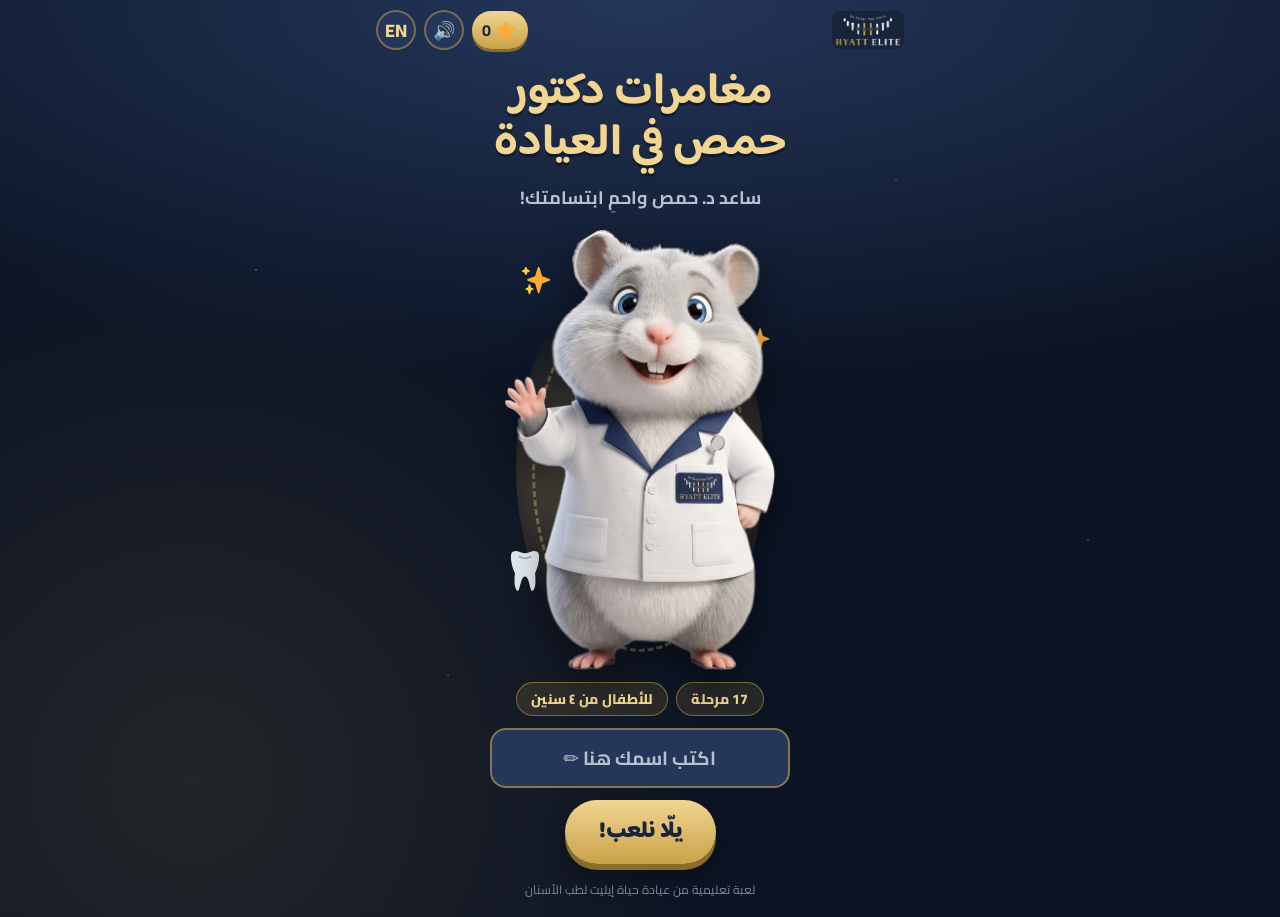
<file: dr-homos-game/index.html>
<!doctype html>
<html lang="ar" dir="rtl">
<head>
<meta charset="UTF-8" />
<meta name="viewport" content="width=device-width, initial-scale=1.0, viewport-fit=cover" />
<title>مغامرات دكتور حمص في العيادة | حياة إيليت</title>
<meta name="description" content="لعبة تعليمية للأطفال مع د. حمص طبيب الأسنان في عيادة حياة إيليت — تعلّم تحافظ على أسنانك وتحب زيارة طبيب الأسنان." />
<meta property="og:image" content="homos.jpg" />
<meta name="theme-color" content="#0c1424" />
<link rel="icon" href="../icon.png" />
<link rel="preconnect" href="https://fonts.googleapis.com" />
<link rel="preconnect" href="https://fonts.gstatic.com" crossorigin />
<link href="https://fonts.googleapis.com/css2?family=Baloo+Bhaijaan+2:wght@600;700;800&family=Cairo:wght@600;700;800;900&family=Fredoka:wght@500;600;700&display=swap" rel="stylesheet" />
<style>
/* Layout: one phone-width column; every level = illustrated scene card on top, answer cards below.
   Palette follows the Hyatt Elite site + logo: deep navy ground, gold accents, warm cream cards. */
:root{
  color-scheme:dark;
  --night:#0c1424; --navy:#17243b; --navy2:#24365a; --navy3:#33497a;
  --gold:#c9a24a; --gold-hi:#f1d590; --gold-lo:#8a6d2c;
  --cream:#fbf6ea; --cream2:#f1e7d0; --ink:#17243b; --muted:#b9c1cf;
  --good:#3fbf8a; --good-lo:#23845c; --bad:#e5625e; --bad-lo:#b13f3c;
  --f-display:"Baloo Bhaijaan 2","Cairo",system-ui,sans-serif;
  --f-body:"Cairo","Baloo Bhaijaan 2",system-ui,sans-serif;
}
html[lang="en"]{--f-display:"Fredoka","Baloo Bhaijaan 2",system-ui,sans-serif;--f-body:"Fredoka","Cairo",system-ui,sans-serif}
*{box-sizing:border-box;-webkit-tap-highlight-color:transparent}
html,body{margin:0;min-height:100%}
body{
  font-family:var(--f-body);color:#fff;overflow-x:hidden;min-height:100dvh;
  background:
    radial-gradient(120% 60% at 50% 0%, #24365a 0%, rgba(36,54,90,0) 70%),
    radial-gradient(circle at 15% 85%, rgba(201,162,74,.12), transparent 40%),
    var(--night);
}
body:before{ /* faint gold sparkle field */
  content:"";position:fixed;inset:0;pointer-events:none;opacity:.5;
  background-image:radial-gradient(1.5px 1.5px at 20% 30%,var(--gold-hi),transparent),radial-gradient(1px 1px at 70% 20%,#fff,transparent),radial-gradient(1.5px 1.5px at 85% 60%,var(--gold),transparent),radial-gradient(1px 1px at 35% 75%,#fff,transparent),radial-gradient(1.2px 1.2px at 55% 50%,var(--gold-hi),transparent);
}
button{font-family:inherit;cursor:pointer;border:0;color:inherit}
button:focus-visible,a:focus-visible,input:focus-visible{outline:3px solid var(--gold-hi);outline-offset:3px}
img{max-width:100%}
.app{
  max-width:560px;margin:0 auto;min-height:100dvh;display:flex;flex-direction:column;position:relative;
  padding-block:10px 18px;padding-left:max(16px,env(safe-area-inset-left,0px));padding-right:max(16px,env(safe-area-inset-right,0px));
}

/* ---------- top bar ---------- */
.top{display:flex;align-items:center;gap:8px;z-index:5}
.top .logo{height:38px;border-radius:8px}
.top .sp{flex:1}
.pill{background:linear-gradient(180deg,var(--gold-hi),var(--gold));color:var(--navy);border-radius:999px;padding:4px 12px 4px 10px;font-weight:900;font-size:16px;display:flex;align-items:center;gap:5px;box-shadow:0 3px 0 var(--gold-lo)}
.pill img{width:20px;height:20px}
.pill.bump{animation:bump .5s}
@keyframes bump{40%{transform:scale(1.25)}}
.icon-btn{width:40px;height:40px;border-radius:50%;background:var(--navy2);border:2px solid rgba(201,162,74,.5);font-size:18px;display:grid;place-items:center;font-weight:800;color:var(--gold-hi)}
.progress{display:flex;gap:5px;justify-content:center;margin:12px 0 6px;flex-wrap:wrap;direction:ltr}
html[dir="rtl"] .progress{flex-direction:row-reverse}
.progress i{width:14px;height:17px;border-radius:45% 45% 40% 40% / 35% 35% 60% 60%;background:transparent;border:2px solid var(--navy3);transition:.3s}
.progress i.done{background:var(--gold);border-color:var(--gold)}
.progress i.now{background:#fff;border-color:#fff;box-shadow:0 0 0 3px rgba(241,213,144,.45);transform:scale(1.2)}

/* ---------- screens ---------- */
.screen{display:none;flex:1;flex-direction:column;align-items:center;text-align:center;gap:12px;animation:enter .45s ease}
.screen.on{display:flex}
@keyframes enter{from{opacity:0;transform:translateY(14px)}to{opacity:1;transform:none}}
h1,h2{font-family:var(--f-display);text-wrap:balance;margin:0;line-height:1.15}
h1{font-size:clamp(30px,8vw,44px);color:var(--gold-hi);text-shadow:0 3px 0 rgba(0,0,0,.35)}
h2{font-size:clamp(21px,5.6vw,26px);color:#fff}
.sub{font-size:18px;color:var(--muted);font-weight:700;margin:0}
.tag{display:inline-flex;align-items:center;gap:6px;background:rgba(201,162,74,.14);color:var(--gold-hi);border:1.5px solid rgba(201,162,74,.55);border-radius:999px;padding:3px 14px;font-weight:800;font-size:14px;letter-spacing:.02em}

.btn{
  font-family:var(--f-display);font-size:23px;font-weight:800;padding:12px 34px;border-radius:999px;text-decoration:none;display:inline-flex;align-items:center;gap:8px;
  background:linear-gradient(180deg,var(--gold-hi),var(--gold));color:var(--navy);box-shadow:0 6px 0 var(--gold-lo),0 12px 24px rgba(0,0,0,.35);transition:transform .1s,box-shadow .1s
}
.btn:active{transform:translateY(4px);box-shadow:0 2px 0 var(--gold-lo)}
.btn.alt{background:var(--navy2);color:var(--gold-hi);border:2px solid var(--gold);box-shadow:0 6px 0 #0a1120}
.link{color:var(--gold-hi);font-weight:700;font-size:15px}

/* ---------- start ---------- */
.hero{position:relative;width:min(270px,64vw);aspect-ratio:1/1.12;display:flex;align-items:flex-end;justify-content:center;margin-top:4px}
.hero:before{content:"";position:absolute;inset:8% 4% 0;border-radius:50%;background:radial-gradient(circle,rgba(241,213,144,.55),rgba(201,162,74,.15) 55%,transparent 70%)}
.hero .ring{position:absolute;inset:14% 10% 4%;border-radius:50%;border:3px dashed rgba(241,213,144,.35);animation:spin 30s linear infinite}
.hero .homos{position:relative;height:100%;filter:drop-shadow(0 14px 18px rgba(0,0,0,.45));animation:float 3.2s ease-in-out infinite}
.hero .spark{position:absolute;width:30px;animation:twinkle 2s ease-in-out infinite}
@keyframes float{50%{transform:translateY(-8px)}}
@keyframes spin{to{transform:rotate(360deg)}}
@keyframes twinkle{50%{transform:scale(.6) rotate(20deg);opacity:.5}}
.name-in{font-family:inherit;font-size:19px;font-weight:700;padding:10px 16px;border-radius:16px;border:2px solid rgba(201,162,74,.6);width:min(300px,84vw);text-align:center;background:var(--navy2);color:#fff;outline:none}
.name-in::placeholder{color:var(--muted)}
.name-in:focus{border-color:var(--gold-hi)}
.meta-row{display:flex;gap:8px;flex-wrap:wrap;justify-content:center}

/* ---------- scene card ---------- */
.scene{position:relative;width:100%;aspect-ratio:400/250;border-radius:24px;overflow:hidden;border:3px solid var(--gold);box-shadow:0 14px 30px rgba(0,0,0,.45);background:var(--navy);direction:ltr}
.scene>svg{position:absolute;inset:0;width:100%;height:100%;display:block}
.scene .actor{position:absolute;filter:drop-shadow(0 8px 8px rgba(0,0,0,.35))}
.scene .doc{right:1%;bottom:1%;height:96%;animation:float 3.4s ease-in-out infinite}
.scene .patient{left:21%;bottom:31%;width:21%;animation:bob 1.6s ease-in-out infinite;transform-origin:50% 100%}
@keyframes bob{50%{transform:translateY(-5px) rotate(-4deg)}}
.scene .car{position:absolute;bottom:3%;width:15%;animation:drive 7s linear infinite}
@keyframes drive{from{left:-18%}to{left:110%}}

/* street walker + pain */
.walker{position:absolute;left:50%;bottom:17%;height:74%;transform:translateX(-50%)}
.walker .wrap{position:relative;height:100%;animation:limp 1.2s ease-in-out infinite;transform-origin:50% 100%}
.walker img.me{height:100%;display:block;filter:drop-shadow(0 8px 8px rgba(0,0,0,.4))}
@keyframes limp{25%{transform:rotate(-2.5deg)}75%{transform:rotate(2.5deg)}}
.cheek{position:absolute;width:26%;aspect-ratio:1;border-radius:50%;background:radial-gradient(circle,rgba(229,98,94,.75),rgba(229,98,94,0) 70%);top:21%;left:62%;animation:throb .9s ease-in-out infinite}
@keyframes throb{50%{transform:scale(1.25);opacity:.65}}
.fx{position:absolute;width:20%;animation:zap .8s ease-in-out infinite}
@keyframes zap{50%{transform:scale(1.3) rotate(12deg);opacity:.55}}
.ouch{position:absolute;top:5%;left:4%;background:var(--cream);color:var(--bad-lo);font-family:var(--f-display);font-weight:800;padding:4px 12px;border-radius:14px;font-size:clamp(14px,4vw,18px);border:2px solid var(--bad);animation:wob .6s ease-in-out infinite alternate;max-width:56%;line-height:1.3}
html[dir="rtl"] .ouch{direction:rtl}
@keyframes wob{to{transform:rotate(-4deg) scale(1.05)}}
.walker.scream .wrap{animation:shake .1s linear infinite}
.walker.scream img.me{filter:drop-shadow(0 0 14px rgba(229,98,94,.9)) sepia(.35) saturate(2.2) hue-rotate(-25deg)}
.walker.happy .wrap{animation:hop .7s ease-in-out infinite}
.walker.happy .cheek,.walker.happy .fx{display:none}
@keyframes hop{50%{transform:translateY(-10px)}}
@keyframes shake{0%{transform:translate(0,0) rotate(0)}25%{transform:translate(-5px,2px) rotate(-3deg)}50%{transform:translate(4px,-2px) rotate(3deg)}75%{transform:translate(-3px,-1px) rotate(-2deg)}}
.scene>svg.burst{inset:auto;top:4%;right:2%;width:30%;height:auto;display:none;z-index:3}
.scene>svg.burst.on{display:block;animation:burstIn .35s cubic-bezier(.2,1.6,.4,1)}
@keyframes burstIn{from{transform:scale(0) rotate(-30deg)}}

/* walk to clinic */
.mover{position:absolute;bottom:16%;height:62%;left:2%;animation:walkIn 3.2s ease-in-out forwards}
.mover img{height:100%;animation:hop .45s ease-in-out infinite;filter:drop-shadow(0 8px 8px rgba(0,0,0,.4))}
@keyframes walkIn{70%{left:52%;transform:scale(1);opacity:1}100%{left:66%;transform:scale(.55);opacity:0}}

/* ---------- speech bubble ---------- */
.bubble{position:relative;background:var(--cream);color:var(--ink);border-radius:20px;padding:12px 16px;font-size:18px;font-weight:700;line-height:1.5;width:100%;text-align:start;box-shadow:0 6px 0 var(--cream2)}
.bubble:before{content:"";position:absolute;top:-12px;right:18%;border:12px solid transparent;border-bottom:14px solid var(--cream);border-top:0}
.bubble .who{display:flex;align-items:center;gap:8px;font-weight:900;color:var(--gold-lo);font-size:15px;margin-bottom:2px}
.bubble .who img{width:26px}
.ask{display:flex;align-items:center;gap:8px;justify-content:center}

/* ---------- answer cards ---------- */
.choices{display:grid;gap:12px;width:100%}
.choices.two{grid-template-columns:1fr 1fr}
.choice{
  background:var(--cream);color:var(--ink);border-radius:20px;padding:10px 14px;font-size:18px;font-weight:800;line-height:1.35;
  box-shadow:0 6px 0 var(--cream2),0 10px 18px rgba(0,0,0,.25);display:flex;align-items:center;gap:12px;text-align:start;
  border:3px solid transparent;min-height:68px;transition:transform .1s,background .2s
}
.choice img{width:44px;height:44px;flex-shrink:0}
.choice span{min-width:0}
.choices.two .choice{flex-direction:column;text-align:center;padding:16px 10px 14px;gap:8px;font-size:19px}
.choices.two .choice img{width:72px;height:72px}
.choice:active{transform:translateY(4px);box-shadow:0 2px 0 var(--cream2)}
.choice.right{background:#dcf7ea;border-color:var(--good);box-shadow:0 6px 0 var(--good-lo)}
.choice.wrong{background:#fde3e2;border-color:var(--bad);box-shadow:0 6px 0 var(--bad-lo);animation:no .4s;opacity:.75}
.choice:disabled{cursor:default}
@keyframes no{20%,60%{transform:translateX(-8px)}40%,80%{transform:translateX(8px)}}

/* ---------- mini games ---------- */
.game-hud{display:flex;align-items:center;justify-content:center;gap:10px;font-family:var(--f-display);font-size:22px;font-weight:800;color:var(--gold-hi)}
.game-hud img{width:30px}
.germ{position:absolute;width:9.5%;transform:translate(-50%,-50%);cursor:pointer;background:none;padding:0;animation:wiggle 1s ease-in-out infinite}
.germ img{width:100%;display:block;pointer-events:none}
.germ.pop{animation:pop .4s forwards;pointer-events:none}
@keyframes wiggle{50%{transform:translate(-50%,-50%) rotate(14deg) scale(1.08)}}
@keyframes pop{to{transform:translate(-50%,-50%) scale(1.8);opacity:0}}
.sparkle{position:absolute;width:12%;transform:translate(-50%,-50%);pointer-events:none;animation:pop .6s forwards}
#scrubCanvas{position:absolute;inset:0;width:100%;height:100%;touch-action:none;cursor:none}
.brush{position:absolute;width:18%;pointer-events:none;transform:translate(-30%,-70%) rotate(-30deg);display:none}
.meter{width:100%;height:16px;border-radius:999px;background:var(--navy2);border:2px solid var(--gold);overflow:hidden}
.meter i{display:block;height:100%;width:0;background:linear-gradient(90deg,var(--gold),var(--gold-hi));transition:width .2s}

/* ortho animation */
.tooth{transform-box:fill-box;transform-origin:50% 50%;transition:transform 1.3s cubic-bezier(.3,1.4,.5,1)}
.straight .tooth{transform:none!important}
.bracket{opacity:0;transition:opacity .35s}
.fixing .bracket{opacity:1}
.wire{stroke-dasharray:260;stroke-dashoffset:260;transition:stroke-dashoffset .9s ease .6s}
.fixing .wire{stroke-dashoffset:0}

/* ---------- popup ---------- */
.fb{position:fixed;inset:0;background:rgba(6,10,20,.72);display:none;align-items:center;justify-content:center;z-index:30;padding:16px;padding-top:90px}
.fb.on{display:flex;animation:enter .3s ease}
.fb-card{background:var(--cream);color:var(--ink);border-radius:28px;padding:0 20px 22px;max-width:420px;width:100%;text-align:center;border:4px solid var(--gold);box-shadow:0 24px 50px rgba(0,0,0,.5);position:relative}
.fb-homos{height:150px;margin:-112px auto 0;display:block;filter:drop-shadow(0 10px 10px rgba(0,0,0,.35))}
.fb-homos.scream{animation:shake .1s linear infinite;filter:drop-shadow(0 0 14px rgba(229,98,94,.9)) sepia(.35) saturate(2.2) hue-rotate(-25deg)}
.fb-badge{position:absolute;top:10px;inset-inline-start:14px;width:54px}
.fb-card h3{font-family:var(--f-display);font-size:30px;margin:4px 0 2px;color:var(--navy)}
.fb-card p{font-size:18px;margin:6px 0 14px;font-weight:700;color:#3b4766;line-height:1.55}
.stars{display:flex;justify-content:center;gap:4px;min-height:38px}
.stars img{width:36px;animation:starIn .6s cubic-bezier(.2,1.6,.4,1) both}
@keyframes starIn{from{transform:scale(0) rotate(-180deg)}}

/* ---------- certificate ---------- */
.cert{position:relative;width:100%;background:linear-gradient(180deg,var(--navy2),var(--navy));border:3px solid var(--gold);outline:2px solid var(--gold-lo);outline-offset:-10px;border-radius:24px;padding:22px 18px 18px;margin-top:70px;box-shadow:0 18px 40px rgba(0,0,0,.45)}
.cert .homos{height:170px;margin:-120px auto 4px;display:block;filter:drop-shadow(0 10px 12px rgba(0,0,0,.45))}
.cert .medal{position:absolute;top:14px;inset-inline-end:16px;width:58px;animation:bob 2s ease-in-out infinite}
.cert .lbl{font-size:13px;letter-spacing:.14em;color:var(--gold);font-weight:800;text-transform:uppercase}
.cert .kid{font-family:var(--f-display);font-size:clamp(30px,9vw,42px);color:var(--gold-hi);margin:2px 0}
.cert p{margin:4px 0 10px;font-weight:700;color:#e8ecf5;font-size:17px;line-height:1.5}
.cert .score{display:inline-flex;align-items:center;gap:6px;font-family:var(--f-display);font-size:26px;color:var(--gold-hi);font-weight:800;font-variant-numeric:tabular-nums}
.cert .score img{width:30px}
.cert .sign{display:flex;align-items:center;justify-content:space-between;gap:10px;border-top:1px solid rgba(201,162,74,.4);margin-top:12px;padding-top:10px;font-size:13px;color:var(--muted);text-align:start}
.cert .sign img{height:34px;border-radius:6px}
.cta{display:flex;gap:12px;flex-wrap:wrap;justify-content:center}

#confetti{position:fixed;inset:0;pointer-events:none;z-index:40;width:100%;height:100%}
.foot{font-size:12px;color:#7d88a3;margin-top:auto;padding-top:16px;text-align:center;line-height:1.6}
.foot a{color:#9aa6c2}

@media (max-width:380px){
  .choice{font-size:16px;min-height:60px}
  .choice img{width:38px;height:38px}
  .bubble{font-size:16px}
}
@media (prefers-reduced-motion:reduce){
  *,*:before{animation-duration:.01ms!important;animation-iteration-count:1!important;transition-duration:.01ms!important}
}
</style>
</head>
<body>
<canvas id="confetti"></canvas>
<div class="app">
  <div class="top">
    <img class="logo" src="../logo.png" alt="Hyatt Elite" />
    <div class="sp"></div>
    <div class="pill" id="starPill"><img src="tw/2b50.svg" alt="" /><b id="starCount">0</b></div>
    <button class="icon-btn" id="soundBtn" aria-label="Sound">🔊</button>
    <button class="icon-btn" id="langBtn" aria-label="Language">EN</button>
  </div>
  <div class="progress" id="progress"></div>

  <!-- START -->
  <section class="screen on" id="s-start">
    <h1 data-t="title"></h1>
    <p class="sub" data-t="subtitle"></p>
    <div class="hero">
      <div class="ring"></div>
      <img class="spark" src="tw/2728.svg" alt="" style="top:8%;left:6%" />
      <img class="spark" src="tw/2728.svg" alt="" style="top:22%;right:2%;animation-delay:.7s;width:24px" />
      <img class="spark" src="tw/1f9b7.svg" alt="" style="bottom:18%;left:0;width:40px;animation-delay:1.2s" />
      <img class="homos" src="homos-cut.webp" alt="Dr. Homos" />
    </div>
    <div class="meta-row"><span class="tag" id="lvlCountTag"></span><span class="tag" data-t="ageTag"></span></div>
    <input class="name-in" id="kidName" maxlength="20" autocomplete="off" />
    <button class="btn" id="playBtn" data-t="play"></button>
  </section>

  <!-- LEVEL 1: STREET -->
  <section class="screen" id="s-street">
    <span class="tag" data-t="lvl1tag"></span>
    <div class="scene" id="streetScene">
      <svg viewBox="0 0 400 250" preserveAspectRatio="xMidYMid slice" id="streetSvg" aria-hidden="true"></svg>
      <img class="car" src="tw/1f68c.svg" alt="" />
      <div class="ouch" data-t="ouch"></div>
      <div class="walker" id="walker">
        <div class="wrap">
          <img class="me" src="homos-cut.webp" alt="Dr. Homos" />
          <div class="cheek"></div>
          <img class="fx" src="tw/1f4a2.svg" alt="" style="top:2%;left:66%" />
          <img class="fx" src="tw/26a1.svg" alt="" style="top:22%;left:84%;animation-delay:.3s" />
          <img class="fx" src="tw/1f4a6.svg" alt="" style="top:4%;left:8%;width:16%;animation-delay:.5s" />
        </div>
      </div>
      <svg class="burst" id="burst" viewBox="0 0 120 90" aria-hidden="true"><path d="M60 2 72 22 96 8 92 32 118 34 98 50 114 72 88 66 82 88 64 70 44 88 40 64 12 74 24 52 2 40 28 30 18 8 44 20Z" fill="#e5625e" stroke="#fbf6ea" stroke-width="4"/><text x="60" y="54" text-anchor="middle" font-family="Baloo Bhaijaan 2,Cairo,sans-serif" font-size="22" font-weight="800" fill="#fbf6ea" id="burstTxt">آآآه!</text></svg>
    </div>
    <div class="ask"><h2 data-t="q1"></h2></div>
    <div class="choices two">
      <button class="choice" id="goHome"><img src="tw/1f3e0.svg" alt="" /><span data-t="home"></span></button>
      <button class="choice" id="goDentist"><img src="tw/1f9b7.svg" alt="" /><span data-t="dentist"></span></button>
    </div>
  </section>

  <!-- WALK TO CLINIC -->
  <section class="screen" id="s-walk">
    <span class="tag" data-t="walkTag"></span>
    <div class="scene">
      <svg viewBox="0 0 400 250" preserveAspectRatio="xMidYMid slice" id="walkSvg" aria-hidden="true"></svg>
      <div class="mover" id="mover"><img src="homos-cut.webp" alt="" /></div>
    </div>
    <div class="bubble"><div class="who"><img src="tw/1f9b7.svg" alt="" /><span data-t="docName"></span></div><span id="walkBubble"></span></div>
  </section>

  <!-- CLINIC LEVELS -->
  <section class="screen" id="s-level">
    <span class="tag" id="lvTag"></span>
    <div class="scene" id="lvScene"></div>
    <div class="bubble" id="lvBubble"><div class="who"><img id="lvWhoImg" src="tw/1f430.svg" alt="" /><span id="lvWho"></span></div><span id="lvText"></span></div>
    <div class="ask"><h2 id="lvAsk"></h2></div>
    <div id="lvBody" style="width:100%"></div>
  </section>

  <!-- END -->
  <section class="screen" id="s-end">
    <h1 data-t="endTitle"></h1>
    <div class="cert">
      <img class="medal" src="tw/1f3c5.svg" alt="" />
      <img class="homos" src="homos-cut.webp" alt="" />
      <div class="lbl" data-t="certTop"></div>
      <div class="kid" id="certName"></div>
      <p data-t="certBody"></p>
      <div class="score" dir="ltr"><img src="tw/2b50.svg" alt="" /><span id="certStars"></span></div>
      <div class="sign"><span data-t="certSign"></span><img src="../logo.png" alt="Hyatt Elite" /></div>
    </div>
    <div class="cta">
      <button class="btn" id="againBtn" data-t="again"></button>
      <a class="btn alt" href="https://wa.me/201003033566" target="_blank" rel="noopener" data-t="book"></a>
    </div>
    <a class="link" href="../" data-t="backSite"></a>
  </section>

  <!-- Emoji graphics in tw/ are Twemoji by Twitter, Inc. and other contributors, licensed CC-BY 4.0: https://github.com/jdecked/twemoji -->
  <div class="foot"><span data-t="foot"></span></div>
</div>

<div class="fb" id="fb" role="dialog" aria-modal="true">
  <div class="fb-card">
    <img class="fb-homos" id="fbHomos" src="homos-cut.webp" alt="" />
    <img class="fb-badge" id="fbBadge" src="tw/1f430.svg" alt="" />
    <h3 id="fbTitle"></h3>
    <div class="stars" id="fbStars"></div>
    <p id="fbText"></p>
    <button class="btn" id="fbBtn"></button>
  </div>
</div>

<script>
(function(){
"use strict";

/* =========================================================
   TEXT
   ========================================================= */
var T = {
  ar:{
    title:"مغامرات دكتور حمص في العيادة", subtitle:"ساعد د. حمص واحمِ ابتسامتك!",
    namePh:"اكتب اسمك هنا ✏️", play:"يلّا نلعب!", levels:"مرحلة", ageTag:"للأطفال من ٤ سنين",
    docName:"د. حمص", hero:"يا بطل",
    lvl1tag:"المرحلة ١ · في الشارع",
    ouch:"آه! سِنّي بيوجعني!",
    q1:"حمص سنّه بيوجعه! يعمل إيه؟",
    home:"يروح البيت", dentist:"يروح لدكتور الأسنان",
    scream:"آآآه!",
    screamT:"آآآآآه!", screamP:"الوجع زاد! السنّة التعبانة مش بتخف لوحدها في البيت. جرّب تاني وأنقذ حمص!",
    tryAgain:"جرّب تاني",
    rightT:"برافو عليك!", rightP:"اختيار صح! دكتور الأسنان هيعالج سنّة حمص والوجع هيروح. إنت أنقذت حمص!",
    next:"المرحلة الجاية",
    walkTag:"في الطريق لعيادة حياة إيليت",
    walkBubble:"شكرًا {n}! إنت أنقذتني. دلوقتي أنا د. حمص، تعالى نساعد المرضى في عيادة حياة إيليت!",
    lvl:"المرحلة", of:"من",
    okT:["صح!","ممتاز!","عبقري!","رائع!","يا بطل!","تمام كده!"],
    finish:"شوف شهادتك",
    germsLeft:"جرثومة باقية", cleanLeft:"نضّف الأسنان بالفرشاة",
    endTitle:"إنت بطل الابتسامة!",
    certTop:"شهادة بطل الأسنان", certBody:"اتعلّم يحافظ على أسنانه ويحب عيادة الأسنان. د. حمص فخور بيك!",
    certSign:"د. حمص · عيادة حياة إيليت لطب الأسنان",
    again:"العب تاني", book:"احجز زيارة لعيادتنا", backSite:"الرجوع لموقع حياة إيليت",
    friend:"صديقي البطل",
    foot:"لعبة تعليمية من عيادة حياة إيليت لطب الأسنان"
  },
  en:{
    title:"Dr. Homos's Clinic Adventures", subtitle:"Help Dr. Homos and protect your smile!",
    namePh:"Type your name ✏️", play:"Let's play!", levels:"levels", ageTag:"For kids 4+",
    docName:"Dr. Homos", hero:"hero",
    lvl1tag:"Level 1 · On the street",
    ouch:"Ouch! My tooth hurts!",
    q1:"Homos has a toothache! What should he do?",
    home:"Go home", dentist:"Go to the dentist",
    scream:"AAAH!",
    screamT:"AAAAAH!", screamP:"The pain got worse! A sick tooth doesn't get better at home by itself. Try again and save Homos!",
    tryAgain:"Try again",
    rightT:"Well done!", rightP:"Right choice! The dentist will fix Homos's tooth and the pain will go away. You saved Homos!",
    next:"Next level",
    walkTag:"On the way to Hyatt Elite Clinic",
    walkBubble:"Thank you, {n}! You saved me. Now I'm Dr. Homos. Let's help the patients at Hyatt Elite Clinic!",
    lvl:"Level", of:"of",
    okT:["Correct!","Excellent!","Genius!","Awesome!","Super hero!","Spot on!"],
    finish:"See your certificate",
    germsLeft:"germs left", cleanLeft:"Brush the teeth clean",
    endTitle:"You are a Smile Hero!",
    certTop:"Tooth Hero Certificate", certBody:"learned how to protect their teeth and love the dental clinic. Dr. Homos is proud of you!",
    certSign:"Dr. Homos · Hyatt Elite Dental Clinic",
    again:"Play again", book:"Book a visit", backSite:"Back to Hyatt Elite website",
    friend:"My hero friend",
    foot:"An educational game by Hyatt Elite Dental Clinic"
  }
};

/* Clinic levels. type: quiz | germs | scrub | ortho (quiz + braces animation). a = index of the right answer. */
var LEVELS = [
  { type:"quiz", pe:"1f430", a:0, ic:["1faa5","1f4c5","1f645"],
    ar:{p:"الأرنب بوبو", s:"أسنان بوبو صفرا، لأنه بيغسلها مرة واحدة بس في الأسبوع!", q:"نغسل أسناننا كام مرة في اليوم؟",
        c:["مرتين: الصبح وقبل النوم","مرة في الأسبوع","مش لازم خالص"], f:"نغسل أسناننا مرتين كل يوم: بعد الفطار وقبل النوم، عشان الجراثيم ما تعملش تسوّس."},
    en:{p:"Bobo the Bunny", s:"Bobo's teeth are yellow because he brushes only once a week!", q:"How many times a day should we brush?",
        c:["Twice: morning and before bed","Once a week","Never"], f:"Brush twice every day, after breakfast and before bed, so germs can't make cavities."} },
  { type:"quiz", pe:"1f43b", a:1, ic:["26a1","23f1","1f550"],
    ar:{p:"الدبدوب دودو", s:"دودو بيغسل أسنانه في ٣ ثواني ويجري يلعب!", q:"نغسل أسناننا قد إيه؟",
        c:["٣ ثواني بس","دقيقتين كاملين","ساعة كاملة"], f:"دقيقتين كاملين! غنّي أغنيتك المفضلة وإنت بتغسل كل سنّة: من قدّام ومن ورا ومن فوق."},
    en:{p:"Dodo the Bear", s:"Dodo brushes for 3 seconds and runs off to play!", q:"How long should we brush?",
        c:["Just 3 seconds","Two whole minutes","One whole hour"], f:"Two whole minutes! Sing your favorite song while you brush the front, back and top of every tooth."} },
  { type:"germs", pe:"1f99b",
    ar:{p:"فرس النهر هيبو", s:"بُق هيبو مليان جراثيم بتعمل تسوّس! ساعد د. حمص يطردهم.", q:"دوس على كل الجراثيم!", f:"شاطر! الجراثيم بتحب بقايا الأكل والسكر. لما نغسل أسناننا بنطردهم وأسناننا تفضل سليمة."},
    en:{p:"Hippo Hugo", s:"Hugo's mouth is full of cavity germs! Help Dr. Homos chase them away.", q:"Tap all the germs!", f:"Great job! Germs love leftover food and sugar. Brushing chases them away and keeps teeth healthy."} },
  { type:"quiz", pe:"1f431", a:1, ic:["1f36d","1f34e","1f964"],
    ar:{p:"القطة ميمي", s:"ميمي عايزة سناك في الفسحة. ساعدها تختار!", q:"أنهي سناك أحسن لأسنانك؟",
        c:["مصاصة وحلويات لزقة","تفاحة وقطعة جبنة","شيبسي وعصير مسكّر"], f:"التفاح والجبنة والجزر بيقوّوا الأسنان وبينضّفوها. الحلويات اللزقة أكل الجراثيم المفضّل!"},
    en:{p:"Mimi the Cat", s:"Mimi wants a snack at break time. Help her choose!", q:"Which snack is best for your teeth?",
        c:["Lollipops and sticky candy","An apple and some cheese","Chips and a sugary drink"], f:"Apples, cheese and carrots make teeth strong and help clean them. Sticky candy is the germs' favorite food!"} },
  { type:"quiz", pe:"1f981", a:2, ic:["1f964","1f9c3","1f4a7"],
    ar:{p:"الأسد ليو", s:"ليو عطشان جدًا بعد الماتش!", q:"إيه أحسن مشروب لأسنانك؟",
        c:["مياه غازية","عصير فيه سكر كتير","مياه"], f:"المياه صاحبة أسنانك! بتغسل بقايا الأكل ومفيهاش سكر خالص."},
    en:{p:"Leo the Lion", s:"Leo is very thirsty after the match!", q:"What is the best drink for your teeth?",
        c:["Fizzy soda","Very sugary juice","Water"], f:"Water is your teeth's best friend! It washes food away and has no sugar at all."} },
  { type:"ortho", pe:"1f98a", a:0, ic:["1f9b7","270b","1f937"],
    ar:{p:"الثعلب ثعلوب", s:"أسنان ثعلوب مش مظبوطة في مكانها، فيه سنّة لقدّام وسنّة مايلة!", q:"نقول لدكتور حمص يعمل إيه؟",
        c:["يركّب تقويم يرجّع الأسنان مكانها","نزقّ الأسنان بإيدينا","نسيبها كده"], f:"التقويم بيحرّك الأسنان بالراحة لحد ما توصل لمكانها الصح، والابتسامة تبقى مرتّبة وجميلة. فيه تقويم بسلك وتقويم شفاف."},
    en:{p:"Foxy the Fox", s:"Foxy's teeth aren't in the right place. One sticks out and one is tilted!", q:"What should we ask Dr. Homos to do?",
        c:["Put on braces to move the teeth into place","Push the teeth with our hands","Leave them like that"], f:"Braces move teeth gently until they reach the right spot, so the smile becomes neat and beautiful. There are wire braces and clear aligners."} },
  { type:"quiz", pe:"1f428", a:0, ic:["1f36c","1f4a7","1f372"],
    ar:{p:"الكوالا كوكو", s:"كوكو لسه مركّب تقويم جديد، وبيسأل ياكل إيه!", q:"مع التقويم نبعد عن إيه؟",
        c:["الحاجات الناشفة واللزقة زي اللبان والكراميل","المياه","الشوربة"], f:"اللبان والكراميل والمكسّرات الناشفة ممكن تفك التقويم. وبعد الأكل نغسل أسناننا كويس حوالين السلك."},
    en:{p:"Koko the Koala", s:"Koko just got new braces and asks what he can eat!", q:"With braces, what should we avoid?",
        c:["Hard and sticky food like gum and caramel","Water","Soup"], f:"Gum, caramel and hard nuts can break braces. After eating, brush well around the wires."} },
  { type:"quiz", pe:"1f436", a:0, ic:["1fadb","1f40d","1f6ab"],
    ar:{p:"الكلب روكي", s:"روكي حط معجون كتير قوي على الفرشاة!", q:"الأطفال يحطّوا معجون قد إيه؟",
        c:["قد حبّاية البسلة","الفرشاة كلها مليانة","من غير معجون"], f:"حبّاية صغيرة قد البسلة كفاية! وبعد الغسيل نِتفّ المعجون وما نبلعهوش."},
    en:{p:"Rocky the Puppy", s:"Rocky squeezed way too much toothpaste on his brush!", q:"How much toothpaste should kids use?",
        c:["A pea-sized blob","Cover the whole brush","No toothpaste"], f:"A tiny pea-sized blob is enough! After brushing, spit it out. Don't swallow it."} },
  { type:"scrub", pe:"1f438",
    ar:{p:"الضفدع فروجي", s:"فروجي نسي يغسل أسنانه، وعليها طبقة صفرا اسمها البلاك!", q:"امسح الطبقة الصفرا بالفرشاة!", f:"أسنان فروجي بتلمع دلوقتي! البلاك بيتشال بالفرشاة والمعجون كل يوم، ولو اتساب بيعمل تسوّس."},
    en:{p:"Froggy", s:"Froggy forgot to brush and his teeth have a yellow layer called plaque!", q:"Scrub the yellow layer away!", f:"Froggy's teeth are shining now! Plaque comes off with a brush and toothpaste every day. If it stays, it causes cavities."} },
  { type:"quiz", pe:"1f43c", a:0, ic:["1f5d3","1f382","267e"],
    ar:{p:"الباندا بندق", s:"شعر فرشاة بندق بقى منكوش ومفتوح خالص!", q:"نغيّر فرشاة الأسنان إمتى؟",
        c:["كل ٣ شهور","كل ٥ سنين","عمرنا ما نغيّرها"], f:"نغيّر الفرشاة كل ٣ شهور، أو أول ما شعرها يتنكش، عشان تنضّف كويس."},
    en:{p:"Panda Pip", s:"Pip's toothbrush bristles are all frayed and messy!", q:"When should we change our toothbrush?",
        c:["Every 3 months","Every 5 years","Never"], f:"Change your toothbrush every 3 months, or as soon as the bristles look messy, so it cleans well."} },
  { type:"quiz", pe:"1f435", a:0, ic:["1f9f5","270f","1f36c"],
    ar:{p:"القرد مشمش", s:"مشمش عنده أكل محشور بين أسنانه والفرشاة مش بتوصله!", q:"إيه اللي ينضّف بين الأسنان؟",
        c:["خيط الأسنان","قلم رصاص","قطعة لبان"], f:"خيط الأسنان بيوصل للأماكن الضيقة بين الأسنان. اطلب من بابا أو ماما يساعدوك!"},
    en:{p:"Momo the Monkey", s:"Momo has food stuck between his teeth and the brush can't reach!", q:"What cleans between your teeth?",
        c:["Dental floss","A pencil","Chewing gum"], f:"Floss reaches the tiny spaces between teeth. Ask mom or dad to help you!"} },
  { type:"quiz", pe:"1f418", a:0, ic:["23f3","1f6aa","1f95c"],
    ar:{p:"الفيل فلفل", s:"واحدة من أسنان فلفل اللبنية بتتهزّ!", q:"فلفل يعمل إيه؟",
        c:["يسيبها تقع لوحدها ويقول للدكتور","يربطها بخيط في الباب ويشدّ","يعضّ حاجة ناشفة جدًا"], f:"الأسنان اللبنية بتقع لوحدها عشان الأسنان الكبيرة الدايمة تطلع مكانها. الدكتور بيتابع إن الأسنان الجديدة بتطلع في مكانها الصح."},
    en:{p:"Ellie the Elephant", s:"Ellie's baby tooth is wiggly!", q:"What should Ellie do?",
        c:["Let it fall out by itself and tell the dentist","Tie it to a door and pull","Bite something very hard"], f:"Baby teeth fall out by themselves to make room for the big permanent tooth. The dentist checks that it grows in the right place."} },
  { type:"quiz", pe:"1f42f", a:0, ic:["1f95b","1f5d1","1f9fc"],
    ar:{p:"النمر نمّور", s:"نمّور وقعت منه سنّة وهو بيلعب كورة!", q:"يعمل إيه بسرعة؟",
        c:["يحطّها في كوباية لبن ويروح للدكتور فورًا","يرميها","يغسلها بالصابون ويستنى لبكرة"], f:"نمسك السنّة من فوق مش من الجذر، ونحطّها في لبن، ونروح للدكتور بسرعة. كل ما نروح أسرع، كل ما الدكتور يقدر يساعد أكتر."},
    en:{p:"Tiger Tom", s:"Tom knocked out a tooth while playing football!", q:"What should he do quickly?",
        c:["Put it in a glass of milk and go to the dentist now","Throw it away","Wash it with soap and wait until tomorrow"], f:"Hold the tooth by the top, not the root, put it in milk and rush to the dentist. The faster you go, the more the dentist can help."} },
  { type:"quiz", pe:"1f989", a:0, ic:["1f4aa","270c","1f319"],
    ar:{p:"البومة بومبوم", s:"بومبوم بتمص صباعها كتير، وأسنانها بدأت تطلع لقدّام!", q:"تعمل إيه؟",
        c:["تبطّل مص الصباع شوية بشوية","تمص صباعين بدل واحد","تمص صباعها طول الليل"], f:"مص الصباع لفترة طويلة بيزقّ الأسنان لقدّام. لما نبطّله بدري، الأسنان تفضل في مكانها، والدكتور يساعدنا لو احتجنا."},
    en:{p:"Olive the Owl", s:"Olive sucks her thumb a lot and her teeth are starting to stick out!", q:"What should she do?",
        c:["Stop thumb sucking little by little","Suck two fingers instead","Suck her thumb all night"], f:"Long-time thumb sucking pushes teeth forward. Stopping early keeps teeth in place, and the dentist helps if needed."} },
  { type:"quiz", pe:"1f992", a:1, ic:["1f616","1fa7a","1f474"],
    ar:{p:"الزرافة زوزو", s:"أسنان زوزو سليمة، بس بتسأل: لازم أزور الدكتور برضه؟", q:"نزور دكتور الأسنان كل قد إيه؟",
        c:["لما السنّة توجعنا بس","كل ٦ شهور للكشف","لما نكبر"], f:"كل ٦ شهور! الدكتور بيكتشف أي مشكلة وهي لسه صغيرة، قبل ما توجع."},
    en:{p:"Zuzu the Giraffe", s:"Zuzu's teeth look fine, but she asks: do I still need a check-up?", q:"How often should we visit the dentist?",
        c:["Only when it hurts","Every 6 months for a check-up","When we grow up"], f:"Every 6 months! The dentist finds small problems early, before they ever hurt."} },
  { type:"quiz", pe:"1f427", a:1, ic:["1f631","1f917","1f648"],
    ar:{p:"البطريق بيبو", s:"بيبو خايف يدخل أوضة الكشف!", q:"تقول إيه لبيبو؟",
        c:["اهرب! الدكتور مخيف","ما تخافش! الدكتور صاحبك وبيحافظ على ابتسامتك","خبّي سنانك"], f:"دكتور الأسنان صاحبك! بيعدّ أسنانك وينضّفها ويخليها قوية ولامعة. وفي حياة إيليت فيه مفاجآت للأبطال!"},
    en:{p:"Bibo the Penguin", s:"Bibo is scared to go into the check-up room!", q:"What do you tell Bibo?",
        c:["Run! The dentist is scary","Don't worry! The dentist is your friend who keeps your smile healthy","Hide your teeth"], f:"The dentist is your friend! They count your teeth, clean them and keep them strong and shiny. And at Hyatt Elite there are surprises for heroes!"} }
];
var TOTAL = LEVELS.length + 1;

/* =========================================================
   STATE + HELPERS
   ========================================================= */
var lang = "ar", sound = true, stars = 0, idx = -1, firstTry = true, kid = "";
try { var sl = localStorage.getItem("homos_lang"); if (sl === "en" || sl === "ar") lang = sl; } catch(e){}
var $ = function(id){ return document.getElementById(id); };
function t(k){ return T[lang][k]; }
function tw(code){ return "tw/" + code + ".svg"; }
function nm(s){ return s.replace("{n}", kid ? (lang === "ar" ? "يا " + kid : kid) : t("hero")); }

function applyLang(){
  document.documentElement.lang = lang;
  document.documentElement.dir = lang === "ar" ? "rtl" : "ltr";
  document.title = lang === "ar" ? "مغامرات دكتور حمص في العيادة | حياة إيليت" : "Dr. Homos's Clinic Adventures | Hyatt Elite";
  document.querySelectorAll("[data-t]").forEach(function(el){ el.textContent = t(el.getAttribute("data-t")); });
  $("kidName").placeholder = t("namePh");
  $("langBtn").textContent = lang === "ar" ? "EN" : "ع";
  $("lvlCountTag").textContent = lang === "ar" ? TOTAL + " " + t("levels") : TOTAL + " " + t("levels");
  $("burstTxt").textContent = t("scream");
  $("walkBubble").textContent = nm(t("walkBubble"));
  $("certName").textContent = kid || t("friend");
  if ($("s-level").classList.contains("on")) renderText();
}
function showScreen(id){
  document.querySelectorAll(".screen").forEach(function(s){ s.classList.remove("on"); });
  $(id).classList.add("on");
  window.scrollTo({top:0,behavior:"smooth"});
}
function renderProgress(cur){
  var p = $("progress"); p.innerHTML = "";
  if (cur < 0) return;
  for (var i = 0; i < TOTAL; i++){
    var s = document.createElement("i");
    if (i < cur) s.className = "done"; else if (i === cur) s.className = "now";
    p.appendChild(s);
  }
}
function addStars(n){
  stars += n; $("starCount").textContent = stars;
  var p = $("starPill"); p.classList.remove("bump"); void p.offsetWidth; p.classList.add("bump");
}

/* =========================================================
   SVG SCENES
   ========================================================= */
var NAVY="#17243b", NAVY2="#24365a", GOLD="#c9a24a", GOLDHI="#f1d590", CREAM="#fbf6ea";

function streetSVG(withClinic){
  var s = '<defs>'+
    '<linearGradient id="sky'+(withClinic?2:1)+'" x1="0" y1="0" x2="0" y2="1"><stop offset="0" stop-color="#14203a"/><stop offset=".45" stop-color="#2e4373"/><stop offset=".72" stop-color="#c98e5a"/><stop offset=".86" stop-color="'+GOLDHI+'"/></linearGradient>'+
    '<radialGradient id="glow"><stop offset="0" stop-color="'+GOLDHI+'" stop-opacity=".9"/><stop offset="1" stop-color="'+GOLDHI+'" stop-opacity="0"/></radialGradient>'+
    '</defs>'+
    '<rect width="400" height="250" fill="url(#sky'+(withClinic?2:1)+')"/>'+
    '<circle cx="'+(withClinic?90:300)+'" cy="150" r="30" fill="'+GOLDHI+'" opacity=".95"/>'+
    '<circle cx="60" cy="30" r="1.4" fill="#fff"/><circle cx="140" cy="18" r="1" fill="#fff"/><circle cx="230" cy="36" r="1.3" fill="'+GOLDHI+'"/><circle cx="330" cy="22" r="1" fill="#fff"/><circle cx="380" cy="50" r="1.2" fill="#fff"/>'+
    '<g fill="#fff" opacity=".85"><ellipse cx="90" cy="60" rx="26" ry="9"/><ellipse cx="108" cy="54" rx="16" ry="9"/><ellipse cx="290" cy="80" rx="22" ry="7"/><ellipse cx="304" cy="75" rx="13" ry="7"/></g>';
  // skyline
  var b = withClinic ? [[0,110,44],[40,95,40],[78,125,36],[112,105,46],[156,130,34],[186,118,40]]
                     : [[0,110,44],[40,92,40],[78,125,36],[112,100,46],[156,128,34],[186,112,40],[224,96,44],[266,122,34],[298,104,46],[342,118,30],[370,98,32]];
  b.forEach(function(r){
    s += '<rect x="'+r[0]+'" y="'+r[1]+'" width="'+r[2]+'" height="'+(186-r[1])+'" fill="'+NAVY2+'"/>';
    s += '<rect x="'+r[0]+'" y="'+r[1]+'" width="'+r[2]+'" height="4" fill="'+NAVY+'"/>';
    for (var y = r[1]+10; y < 176; y += 14) for (var x = r[0]+6; x < r[0]+r[2]-8; x += 11)
      s += '<rect x="'+x+'" y="'+y+'" width="6" height="8" rx="1" fill="'+(((x*7+y*3)%5)<2?GOLDHI:"#3b5285")+'"/>';
  });
  if (withClinic){
    s += '<g>'+
      '<rect x="232" y="64" width="160" height="124" fill="'+CREAM+'"/>'+
      '<rect x="226" y="56" width="172" height="14" rx="3" fill="'+NAVY+'"/><rect x="226" y="68" width="172" height="3" fill="'+GOLD+'"/>'+
      '<rect x="262" y="76" width="100" height="52" rx="6" fill="'+NAVY+'" stroke="'+GOLD+'" stroke-width="2"/>'+
      '<image href="../logo.png" x="266" y="78" width="92" height="48" preserveAspectRatio="xMidYMid meet"/>'+
      '<rect x="244" y="138" width="30" height="26" rx="3" fill="#bfe3f5" stroke="'+NAVY+'" stroke-width="3"/><rect x="350" y="138" width="30" height="26" rx="3" fill="#bfe3f5" stroke="'+NAVY+'" stroke-width="3"/>'+
      '<rect x="292" y="136" width="40" height="52" rx="4" fill="'+NAVY+'"/><rect x="296" y="140" width="15" height="44" fill="#2e4373"/><rect x="313" y="140" width="15" height="44" fill="#2e4373"/><circle cx="309" cy="164" r="2" fill="'+GOLD+'"/><circle cx="315" cy="164" r="2" fill="'+GOLD+'"/>'+
      '<rect x="284" y="186" width="56" height="4" fill="'+GOLD+'"/>'+
      '<g transform="translate(240,120)"><rect x="-2" y="0" width="14" height="14" rx="2" fill="'+GOLD+'"/></g>'+
      '</g>';
  }
  // trees + lamps
  [[30,'#1e5a4c'],[200,'#1e5a4c']].forEach(function(tr){ if (withClinic && tr[0] > 200) return;
    s += '<rect x="'+(tr[0]-2)+'" y="160" width="4" height="26" fill="#5b4326"/><circle cx="'+tr[0]+'" cy="152" r="16" fill="'+tr[1]+'"/><circle cx="'+(tr[0]+8)+'" cy="146" r="9" fill="#2a7461"/>';
  });
  [120, withClinic ? 214 : 360].forEach(function(x){
    s += '<circle cx="'+x+'" cy="128" r="18" fill="url(#glow)"/><rect x="'+(x-1.5)+'" y="128" width="3" height="58" fill="'+NAVY+'"/><rect x="'+(x-6)+'" y="122" width="12" height="8" rx="3" fill="'+GOLD+'"/>';
  });
  // sidewalk + road
  s += '<rect y="186" width="400" height="18" fill="#cdbb95"/><rect y="186" width="400" height="3" fill="#e4d6b6"/>';
  for (var i = 0; i < 400; i += 26) s += '<rect x="'+i+'" y="189" width="1.5" height="15" fill="#b5a27c"/>';
  s += '<rect y="204" width="400" height="46" fill="#1a2232"/><rect y="204" width="400" height="3" fill="#8a7a5a"/>';
  for (var j = 6; j < 400; j += 44) s += '<rect x="'+j+'" y="225" width="24" height="4" rx="2" fill="'+GOLDHI+'" opacity=".85"/>';
  return s;
}

function clinicSVG(){
  return '<defs>'+
    '<linearGradient id="wall" x1="0" y1="0" x2="0" y2="1"><stop offset="0" stop-color="#fbf6ea"/><stop offset="1" stop-color="#efe3c8"/></linearGradient>'+
    '<linearGradient id="floor" x1="0" y1="0" x2="0" y2="1"><stop offset="0" stop-color="#e5d6b8"/><stop offset="1" stop-color="#cdb98f"/></linearGradient>'+
    '<radialGradient id="lglow"><stop offset="0" stop-color="#fffbe8" stop-opacity=".95"/><stop offset="1" stop-color="#fffbe8" stop-opacity="0"/></radialGradient>'+
    '</defs>'+
    '<rect width="400" height="250" fill="url(#wall)"/>'+
    '<rect width="400" height="10" fill="'+NAVY+'"/><rect y="10" width="400" height="2" fill="'+GOLD+'"/>'+
    // window
    '<g transform="translate(18,32)"><rect width="74" height="84" rx="8" fill="'+NAVY+'"/><rect x="6" y="6" width="62" height="72" rx="4" fill="#bfe3f5"/><ellipse cx="30" cy="30" rx="14" ry="5" fill="#fff"/><ellipse cx="40" cy="27" rx="9" ry="5" fill="#fff"/><circle cx="54" cy="18" r="7" fill="'+GOLDHI+'"/><rect x="35" y="6" width="4" height="72" fill="'+NAVY+'"/><rect x="6" y="40" width="62" height="4" fill="'+NAVY+'"/></g>'+
    // poster: happy tooth
    '<g transform="translate(118,30)"><rect width="56" height="66" rx="5" fill="'+GOLD+'"/><rect x="4" y="4" width="48" height="58" rx="3" fill="'+NAVY+'"/>'+
      '<path d="M16 22c0-7 6-9 12-6 6-3 12-1 12 6 0 9-3 12-4 20-1 5-4 5-5 0l-1-6-2 6c-1 5-4 5-5 0-1-8-7-11-7-20z" fill="#fff"/>'+
      '<circle cx="23" cy="25" r="1.8" fill="'+NAVY+'"/><circle cx="33" cy="25" r="1.8" fill="'+NAVY+'"/><path d="M23 30q5 4 10 0" stroke="'+NAVY+'" stroke-width="1.6" fill="none" stroke-linecap="round"/>'+
      '<path d="M41 14l2 4 4 1-4 2-1 4-2-4-4-1 4-2z" fill="'+GOLDHI+'"/></g>'+
    // cabinet
    '<g transform="translate(262,96)"><rect width="120" height="62" rx="6" fill="#fff" stroke="#e4d6b6" stroke-width="2"/><rect x="0" y="-6" width="120" height="8" rx="3" fill="'+NAVY+'"/>'+
      '<rect x="10" y="14" width="44" height="18" rx="3" fill="#d9bf95"/><rect x="66" y="14" width="44" height="18" rx="3" fill="#d9bf95"/><rect x="10" y="38" width="44" height="18" rx="3" fill="#d9bf95"/><rect x="66" y="38" width="44" height="18" rx="3" fill="#d9bf95"/>'+
      '<rect x="27" y="21" width="10" height="3" rx="1.5" fill="'+GOLD+'"/><rect x="83" y="21" width="10" height="3" rx="1.5" fill="'+GOLD+'"/><rect x="27" y="45" width="10" height="3" rx="1.5" fill="'+GOLD+'"/><rect x="83" y="45" width="10" height="3" rx="1.5" fill="'+GOLD+'"/></g>'+
    // wainscot + floor
    '<rect y="158" width="400" height="44" fill="#f3ead6"/><rect y="156" width="400" height="4" fill="'+GOLD+'"/>'+
    '<rect y="200" width="400" height="50" fill="url(#floor)"/><rect y="200" width="400" height="3" fill="#bfa77a"/>'+
    '<path d="M0 225H400M60 203L40 250M160 203L150 250M260 203L270 250M360 203L380 250" stroke="#c8b38a" stroke-width="1.2"/>'+
    // plant
    '<g transform="translate(14,168)"><path d="M10 0c-8-12-2-26 4-30-2 10 2 18-4 30zM12 0c4-14 14-20 20-20-6 6-8 16-20 20zM10 0c-6-6-14-6-18-4 6 0 10 2 18 4z" fill="#2a7461"/><path d="M0 0h24l-3 30H3z" fill="'+GOLD+'"/></g>'+
    // lamp
    '<path d="M214 12V38Q214 50 200 52L172 56" stroke="#e8e8ee" stroke-width="7" fill="none" stroke-linecap="round"/>'+
    '<ellipse cx="160" cy="62" rx="44" ry="26" fill="url(#lglow)"/>'+
    '<rect x="146" y="50" width="30" height="16" rx="7" fill="#fff" stroke="#d7d7df" stroke-width="2"/><ellipse cx="161" cy="64" rx="11" ry="3" fill="'+GOLDHI+'"/>'+
    // dental chair
    '<ellipse cx="150" cy="214" rx="56" ry="7" fill="#8a6d2c" opacity=".3"/>'+
    '<rect x="128" y="204" width="44" height="9" rx="4" fill="'+GOLD+'"/>'+
    '<rect x="142" y="176" width="16" height="30" rx="3" fill="#d8dbe3"/>'+
    '<rect x="96" y="172" width="112" height="9" rx="4" fill="#fff" stroke="#dfe2ea" stroke-width="1.5"/>'+
    '<rect x="94" y="156" width="104" height="20" rx="10" fill="'+NAVY2+'"/>'+
    '<path d="M196 160L238 182" stroke="'+NAVY2+'" stroke-width="16" stroke-linecap="round"/>'+
    '<rect x="78" y="88" width="32" height="80" rx="14" fill="'+NAVY2+'" transform="rotate(-14 94 168)"/>'+
    '<rect x="70" y="74" width="26" height="16" rx="8" fill="'+NAVY+'" transform="rotate(-14 94 168)"/>'+
    '<rect x="112" y="146" width="40" height="7" rx="3.5" fill="'+GOLD+'"/>'+
    // tray
    '<path d="M238 132H262" stroke="#d8dbe3" stroke-width="4" stroke-linecap="round"/><rect x="216" y="126" width="46" height="8" rx="3" fill="#fff" stroke="#d8dbe3" stroke-width="1.5"/>'+
    '<path d="M222 124l10-12M232 124l6-12M242 124l2-12" stroke="#9aa3b5" stroke-width="2" stroke-linecap="round"/>';
}

/* Open-mouth close-up used by the germ game, the scrub game and the braces animation. */
var UP = [], LOW = [];
for (var k = 0; k < 6; k++){ UP.push({x:104 + k*33, y:72, w:30, h:48}); LOW.push({x:112 + k*30, y:136, w:27, h:36}); }
var CROOK = ["rotate(-16deg) translateY(6px)","rotate(12deg) translateX(3px)","translateY(14px) rotate(-8deg)","rotate(18deg) translateY(-4px)","translateY(9px) rotate(-14deg)","rotate(12deg) translateY(5px)"];

function mouthSVG(opts){
  opts = opts || {};
  var s = '<defs><radialGradient id="mbg" cx=".5" cy=".45" r=".7"><stop offset="0" stop-color="#2e4373"/><stop offset="1" stop-color="'+NAVY+'"/></radialGradient>'+
    '<clipPath id="inner"><path d="M78 124C78 58 322 58 322 124C322 196 78 196 78 124Z"/></clipPath></defs>'+
    '<rect width="400" height="250" fill="url(#mbg)"/>'+
    '<circle cx="40" cy="40" r="2" fill="'+GOLDHI+'"/><circle cx="360" cy="30" r="1.6" fill="#fff"/><circle cx="370" cy="210" r="2" fill="'+GOLDHI+'"/><circle cx="30" cy="200" r="1.5" fill="#fff"/>'+
    '<path d="M58 124C58 36 342 36 342 124C342 220 58 220 58 124Z" fill="#e5625e"/>'+
    '<path d="M78 124C78 58 322 58 322 124C322 196 78 196 78 124Z" fill="#5a1f2e"/>'+
    '<g clip-path="url(#inner)">'+
    '<ellipse cx="200" cy="172" rx="78" ry="24" fill="#e98a95"/><path d="M200 156V180" stroke="#d16f7c" stroke-width="2"/>';
  LOW.forEach(function(t){ s += '<rect x="'+t.x+'" y="'+t.y+'" width="'+t.w+'" height="'+t.h+'" rx="9" fill="#fff"/>'; });
  s += '<rect x="70" y="166" width="260" height="30" fill="#f19aa7"/>';
  UP.forEach(function(t, i){
    var tr = opts.crooked ? ' style="transform:'+CROOK[i]+'"' : '';
    s += '<g class="tooth"'+tr+'><rect x="'+t.x+'" y="'+t.y+'" width="'+t.w+'" height="'+t.h+'" rx="10" fill="#fff"/><rect x="'+(t.x+5)+'" y="'+(t.y+8)+'" width="5" height="20" rx="2.5" fill="#eef3fb"/>'+
      (opts.braces ? '<rect class="bracket" style="transition-delay:'+(i*0.08)+'s" x="'+(t.x+8)+'" y="'+(t.y+24)+'" width="14" height="12" rx="3" fill="'+(i===2||i===3?GOLD:"#4f4c4d")+'"/>' : '')+
      '</g>';
  });
  if (opts.braces) s += '<path class="wire" d="M106 102Q200 108 294 102" stroke="#6b6869" stroke-width="3" fill="none" stroke-linecap="round"/>';
  s += '<rect x="70" y="54" width="260" height="22" fill="#f19aa7"/></g>';
  return s;
}

/* =========================================================
   SOUND (Web Audio) + SPEECH
   ========================================================= */
var ac = null;
function ctx(){ if (!ac) { try { ac = new (window.AudioContext||window.webkitAudioContext)(); } catch(e){} } if (ac && ac.state === "suspended") ac.resume(); return ac; }
function tone(f, d, type, when, vol, slideTo){
  var a = ctx(); if (!a || !sound) return;
  var o = a.createOscillator(), g = a.createGain(), t0 = a.currentTime + (when||0);
  o.type = type || "sine"; o.frequency.setValueAtTime(f, t0);
  if (slideTo) o.frequency.exponentialRampToValueAtTime(slideTo, t0 + d);
  g.gain.setValueAtTime(0.0001, t0); g.gain.exponentialRampToValueAtTime(vol||0.2, t0 + 0.02); g.gain.exponentialRampToValueAtTime(0.0001, t0 + d);
  o.connect(g).connect(a.destination); o.start(t0); o.stop(t0 + d + 0.05);
}
function sCheer(){ [523,659,784,1047,1319].forEach(function(f,i){ tone(f,0.25,"triangle",i*0.09,0.22); }); tone(1568,0.5,"sine",0.5,0.15); }
function sClick(){ tone(660,0.08,"square",0,0.05); }
function sPop(){ tone(500 + Math.random()*400,0.12,"sine",0,0.25,1400); }
function sWrong(){ tone(300,0.18,"square",0,0.1,200); tone(220,0.25,"square",0.15,0.1,150); }
function sScrub(){ tone(1800 + Math.random()*600,0.04,"triangle",0,0.03); }
function sBling(){ [880,1175,1568].forEach(function(f,i){ tone(f,0.3,"sine",i*0.12,0.18); }); }
function sScream(){
  var a = ctx(); if (!a || !sound) return;
  var o = a.createOscillator(), g = a.createGain(), lfo = a.createOscillator(), lg = a.createGain(), t0 = a.currentTime;
  o.type = "sawtooth"; o.frequency.setValueAtTime(900, t0); o.frequency.exponentialRampToValueAtTime(260, t0 + 1.3);
  lfo.frequency.value = 18; lg.gain.value = 40; lfo.connect(lg).connect(o.frequency);
  g.gain.setValueAtTime(0.0001, t0); g.gain.exponentialRampToValueAtTime(0.18, t0 + 0.05); g.gain.exponentialRampToValueAtTime(0.0001, t0 + 1.4);
  o.connect(g).connect(a.destination); o.start(t0); lfo.start(t0); o.stop(t0 + 1.5); lfo.stop(t0 + 1.5);
}
/* Background music: a calm music-box tune generated live (no audio files, no spoken voice).
   C - Am - F - G, 88 bpm, soft pad + music-box melody with a light echo + gentle bass. */
var MEL = [
  [72,0,76,79, 76,0,74,72], [69,0,72,76, 74,72,0,69], [65,69,72,0, 74,72,69,0], [67,0,71,74, 72,0,71,0],
  [79,0,76,72, 74,76,0,72], [76,0,72,69, 72,0,69,0], [72,74,76,0, 77,76,74,72], [71,0,74,0, 67,0,0,0]
];
var CHORDS = [[48,60,64,67],[45,57,60,64],[41,57,60,65],[43,55,59,62]];
var mus = { bus:null, timer:null, step:0, next:0, playing:false };
function mtof(m){ return 440 * Math.pow(2, (m - 69) / 12); }
function musicBus(a){
  if (mus.bus) return mus.bus;
  var out = a.createGain(); out.gain.value = 0;
  var lp = a.createBiquadFilter(); lp.type = "lowpass"; lp.frequency.value = 2600;
  var dl = a.createDelay(1); dl.delayTime.value = 0.34; var fbk = a.createGain(); fbk.gain.value = 0.28; var wet = a.createGain(); wet.gain.value = 0.22;
  dl.connect(fbk).connect(dl); dl.connect(wet).connect(lp);
  out.connect(lp); lp.connect(a.destination);
  mus.bus = { out: out, echo: dl };
  return mus.bus;
}
function note(a, dest, freq, t, dur, vol, type, attack){
  var o = a.createOscillator(), g = a.createGain();
  o.type = type; o.frequency.setValueAtTime(freq, t);
  g.gain.setValueAtTime(0.0001, t); g.gain.exponentialRampToValueAtTime(vol, t + attack); g.gain.exponentialRampToValueAtTime(0.0001, t + dur);
  o.connect(g).connect(dest); o.start(t); o.stop(t + dur + 0.05);
  return g;
}
function schedule(){
  var a = ac; if (!a || !mus.playing) return;
  var bus = musicBus(a), eighth = 60 / 88 / 2;
  while (mus.next < a.currentTime + 0.25){
    var bar = Math.floor(mus.step / 8) % 8, pos = mus.step % 8, t = mus.next, ch = CHORDS[bar % 4];
    if (pos === 0){
      ch.slice(1).forEach(function(m){ note(a, bus.out, mtof(m), t, eighth * 8.2, 0.035, "sine", 0.6); });
      note(a, bus.out, mtof(ch[0]), t, eighth * 3.5, 0.09, "sine", 0.02);
    }
    if (pos === 4) note(a, bus.out, mtof(ch[0] + 7), t, eighth * 3, 0.06, "sine", 0.02);
    var m = MEL[bar][pos];
    if (m){
      var g = note(a, bus.out, mtof(m), t, 1.1, 0.07, "triangle", 0.005);
      g.connect(bus.echo);
      note(a, bus.out, mtof(m + 12), t, 0.5, 0.015, "sine", 0.005);
    }
    mus.step++; mus.next += eighth;
  }
}
function musicOn(){
  var a = ctx(); if (!a || !sound || mus.playing) return;
  var bus = musicBus(a);
  mus.playing = true; mus.next = a.currentTime + 0.1;
  bus.out.gain.cancelScheduledValues(a.currentTime);
  bus.out.gain.setValueAtTime(Math.max(0.0001, bus.out.gain.value), a.currentTime);
  bus.out.gain.linearRampToValueAtTime(0.9, a.currentTime + 1.5);
  schedule(); mus.timer = setInterval(schedule, 60);
}
function musicOff(){
  if (!mus.playing) return;
  mus.playing = false; clearInterval(mus.timer);
  if (ac && mus.bus){ mus.bus.out.gain.cancelScheduledValues(ac.currentTime); mus.bus.out.gain.setValueAtTime(mus.bus.out.gain.value, ac.currentTime); mus.bus.out.gain.linearRampToValueAtTime(0.0001, ac.currentTime + 0.4); }
}
document.addEventListener("visibilitychange", function(){ if (document.hidden) musicOff(); else if (started) musicOn(); });
var started = false;

/* =========================================================
   CONFETTI (gold / navy / cream to match the brand)
   ========================================================= */
var cv = $("confetti"), cx = cv.getContext("2d"), parts = [], raf = null;
function fit(){ cv.width = innerWidth; cv.height = innerHeight; } fit(); addEventListener("resize", fit);
function confetti(n){
  var cols = [GOLD, GOLDHI, "#ffffff", "#3fbf8a", "#8fb3ff", "#e8c770"];
  for (var i = 0; i < (n||140); i++){
    parts.push({ x: innerWidth/2 + (Math.random()-.5)*160, y: innerHeight*0.42, vx:(Math.random()-.5)*15, vy: -Math.random()*14-4,
      r: Math.random()*7+4, c: cols[i%cols.length], a: Math.random()*6, va:(Math.random()-.5)*.3, round: Math.random()<.3 });
  }
  if (!raf) loop();
}
function loop(){
  cx.clearRect(0,0,cv.width,cv.height);
  parts.forEach(function(p){
    p.vy += .32; p.vx *= .99; p.x += p.vx; p.y += p.vy; p.a += p.va;
    cx.save(); cx.translate(p.x,p.y); cx.rotate(p.a); cx.fillStyle = p.c;
    if (p.round){ cx.beginPath(); cx.arc(0,0,p.r/2.4,0,6.3); cx.fill(); } else cx.fillRect(-p.r/2,-p.r/4,p.r,p.r/2);
    cx.restore();
  });
  parts = parts.filter(function(p){ return p.y < cv.height + 40; });
  raf = parts.length ? requestAnimationFrame(loop) : (cx.clearRect(0,0,cv.width,cv.height), null);
}

/* =========================================================
   POPUP
   ========================================================= */
var fbNext = null;
function popup(o){
  $("fbTitle").textContent = o.title; $("fbText").textContent = o.text; $("fbBtn").textContent = o.btn; fbNext = o.next;
  $("fbHomos").className = "fb-homos" + (o.scream ? " scream" : "");
  var bd = $("fbBadge"); if (o.badge){ bd.src = tw(o.badge); bd.style.display = ""; } else bd.style.display = "none";
  var st = $("fbStars"); st.innerHTML = "";
  for (var i = 0; i < (o.stars||0); i++){ var s = document.createElement("img"); s.src = tw("2b50"); s.alt = ""; s.style.animationDelay = (i*.15)+"s"; st.appendChild(s); }
  st.style.display = o.stars ? "" : "none";
  $("fb").classList.add("on"); $("fbBtn").focus({preventScroll:true});
}
$("fbBtn").onclick = function(){ sClick(); $("fb").classList.remove("on"); var n = fbNext; fbNext = null; if (n) n(); };

/* =========================================================
   FLOW: start + street
   ========================================================= */
$("streetSvg").innerHTML = streetSVG(false);
$("walkSvg").innerHTML = streetSVG(true);

function start(){
  kid = $("kidName").value.trim();
  stars = 0; $("starCount").textContent = "0"; idx = -1; firstTry = true;
  applyLang();
  showScreen("s-street"); renderProgress(0);
  $("goHome").disabled = $("goDentist").disabled = false;
  $("goHome").className = $("goDentist").className = "choice";
  $("walker").className = "walker"; $("burst").classList.remove("on");
}
$("playBtn").onclick = function(){ sClick(); ctx(); started = true; musicOn(); start(); };
$("kidName").addEventListener("keydown", function(e){ if (e.key === "Enter") $("playBtn").click(); });

$("goHome").onclick = function(){
  var b = this; b.classList.add("wrong"); firstTry = false;
  $("walker").className = "walker scream"; $("burst").classList.add("on"); sScream();
  if (navigator.vibrate) navigator.vibrate([120,60,200]);
  setTimeout(function(){
    popup({ title:t("screamT"), text:t("screamP"), btn:t("tryAgain"), scream:true, badge:"1f631",
      next:function(){ b.classList.remove("wrong"); $("walker").className = "walker"; $("burst").classList.remove("on"); } });
  }, 1000);
};
$("goDentist").onclick = function(){
  this.classList.add("right"); $("goHome").disabled = this.disabled = true;
  $("walker").className = "walker happy"; $("burst").classList.remove("on");
  sCheer(); confetti(180);
  var earned = firstTry ? 3 : 1; addStars(earned);
  setTimeout(function(){ popup({ title:t("rightT"), text:t("rightP"), btn:t("next"), stars:earned, badge:"1f9b7", next:walk }); }, 700);
};

function walk(){
  showScreen("s-walk"); renderProgress(1);
  $("walkBubble").textContent = nm(t("walkBubble"));
  var m = $("mover"); m.style.animation = "none"; void m.offsetWidth; m.style.animation = "";
  setTimeout(function(){ idx = 0; openLevel(); }, 4200);
}

/* =========================================================
   CLINIC LEVELS
   ========================================================= */
function renderText(){
  var L = LEVELS[idx], d = L[lang];
  $("lvTag").textContent = t("lvl") + " " + (idx + 2) + " " + t("of") + " " + TOTAL;
  $("lvWhoImg").src = tw(L.pe); $("lvWho").textContent = d.p;
  $("lvText").textContent = d.s; $("lvAsk").textContent = d.q;
  if (L.type === "quiz" || L.type === "ortho"){
    $("lvBody").querySelectorAll(".choice span").forEach(function(sp, i){ sp.textContent = d.c[i]; });
  }
  if (L.type === "germs") updateGermHud();
}

function openLevel(){
  firstTry = true;
  var L = LEVELS[idx];
  showScreen("s-level"); renderProgress(idx + 1);
  var sc = $("lvScene"), body = $("lvBody");
  sc.innerHTML = ""; body.innerHTML = "";
  if (L.type === "quiz" || L.type === "ortho") buildQuiz(L, sc, body);
  else if (L.type === "germs") buildGerms(L, sc, body);
  else if (L.type === "scrub") buildScrub(L, sc, body);
  renderText();
}

function clinicScene(sc, pe){
  sc.innerHTML = '<svg viewBox="0 0 400 250" preserveAspectRatio="xMidYMid slice" aria-hidden="true">' + clinicSVG() + '</svg>' +
    '<img class="actor patient" src="' + tw(pe) + '" alt="" /><img class="actor doc" src="homos-cut.webp" alt="Dr. Homos" />';
}

function buildQuiz(L, sc, body){
  if (L.type === "ortho"){
    sc.innerHTML = '<svg viewBox="0 0 400 250" preserveAspectRatio="xMidYMid meet" aria-hidden="true" id="orthoSvg">' + mouthSVG({crooked:true, braces:true}) + '</svg>' +
      '<img class="actor" src="' + tw(L.pe) + '" alt="" style="left:3%;top:4%;width:16%" />' +
      '<img class="actor" src="homos-cut.webp" alt="" style="right:1%;bottom:0;height:52%" />';
  } else clinicScene(sc, L.pe);
  var box = document.createElement("div"); box.className = "choices";
  L.ic.forEach(function(code, i){
    var b = document.createElement("button"); b.className = "choice";
    b.innerHTML = '<img alt="" src="' + tw(code) + '" /><span></span>';
    b.onclick = function(){ answer(i, b); };
    box.appendChild(b);
  });
  body.appendChild(box);
}

function answer(i, btn){
  var L = LEVELS[idx], d = L[lang];
  if (i !== L.a){
    firstTry = false; btn.classList.add("wrong"); btn.disabled = true; sWrong();
    if (navigator.vibrate) navigator.vibrate(80);
    return;
  }
  btn.classList.add("right");
  $("lvBody").querySelectorAll("button").forEach(function(b){ b.disabled = true; });
  var earned = firstTry ? 3 : 1;
  if (L.type === "ortho"){
    var svg = $("orthoSvg"); svg.classList.add("fixing"); sClick();
    setTimeout(function(){ svg.classList.add("straight"); sBling(); }, 1500);
    setTimeout(function(){ win(L, earned); }, 3200);
  } else win(L, earned);
}

function win(L, earned){
  sCheer(); confetti(); addStars(earned);
  var last = idx === LEVELS.length - 1, titles = t("okT");
  setTimeout(function(){
    popup({ title: titles[idx % titles.length], text: L[lang].f, stars: earned, badge: L.pe,
      btn: last ? t("finish") : t("next"),
      next: function(){ if (last) finish(); else { idx++; openLevel(); } } });
  }, 550);
}

/* ---------- mini game: tap the germs ---------- */
var germsLeft = 0;
function updateGermHud(){ var h = $("germHud"); if (h) h.lastChild.textContent = germsLeft + " " + t("germsLeft"); }
function buildGerms(L, sc, body){
  sc.innerHTML = '<svg viewBox="0 0 400 250" preserveAspectRatio="xMidYMid meet" aria-hidden="true">' + mouthSVG({}) + '</svg>' +
    '<img class="actor" src="' + tw(L.pe) + '" alt="" style="left:3%;top:4%;width:16%" />';
  var spots = UP.map(function(t){ return [t.x + t.w/2, t.y + t.h*0.62]; }).concat(LOW.map(function(t){ return [t.x + t.w/2, t.y + t.h*0.45]; }));
  spots.sort(function(){ return Math.random() - .5; });
  spots = spots.slice(0, 8); germsLeft = spots.length;
  spots.forEach(function(p, i){
    var g = document.createElement("button"); g.className = "germ"; g.setAttribute("aria-label", "germ");
    g.style.left = (p[0]/4) + "%"; g.style.top = (p[1]/2.5) + "%"; g.style.animationDelay = (i*0.13) + "s";
    g.innerHTML = '<img alt="" src="' + tw("1f9a0") + '" />';
    g.onclick = function(){
      if (g.classList.contains("pop")) return;
      g.classList.add("pop"); sPop(); germsLeft--; updateGermHud();
      var sp = document.createElement("img"); sp.className = "sparkle"; sp.src = tw("2728"); sp.alt = "";
      sp.style.left = g.style.left; sp.style.top = g.style.top; sc.appendChild(sp);
      setTimeout(function(){ g.remove(); sp.remove(); }, 600);
      if (germsLeft === 0) setTimeout(function(){ win(L, 3); }, 500);
    };
    sc.appendChild(g);
  });
  body.innerHTML = '<div class="game-hud" id="germHud"><img src="' + tw("1f9a0") + '" alt="" /><span></span></div>';
}

/* ---------- mini game: scrub the plaque ---------- */
function buildScrub(L, sc, body){
  sc.innerHTML = '<svg viewBox="0 0 400 250" preserveAspectRatio="xMidYMid meet" aria-hidden="true">' + mouthSVG({}) + '</svg>' +
    '<img class="actor" src="' + tw(L.pe) + '" alt="" style="left:3%;top:4%;width:16%" />' +
    '<canvas id="scrubCanvas"></canvas><img class="brush" id="brush" src="' + tw("1faa5") + '" alt="" />';
  body.innerHTML = '<div class="game-hud"><img src="' + tw("1faa5") + '" alt="" /><span>' + t("cleanLeft") + '</span></div><div class="meter"><i id="scrubMeter"></i></div>';
  var c = $("scrubCanvas"), g = c.getContext("2d"), brush = $("brush");
  var W, H, sx, total = 0, done = false, moves = 0;
  function setup(){
    var r = c.getBoundingClientRect(), dpr = Math.min(2, window.devicePixelRatio || 1);
    W = c.width = Math.round(r.width * dpr); H = c.height = Math.round(r.height * dpr); sx = W / 400;
    g.globalCompositeOperation = "source-over";
    UP.concat(LOW).forEach(function(t){
      g.fillStyle = "rgba(214,186,72,.92)";
      g.beginPath(); g.roundRect ? g.roundRect((t.x+1)*sx, (t.y+(t.h>40?16:2))*sx, (t.w-2)*sx, (t.h-(t.h>40?18:12))*sx, 6*sx) : g.rect((t.x+1)*sx,(t.y+16)*sx,(t.w-2)*sx,(t.h-18)*sx); g.fill();
      g.fillStyle = "rgba(170,140,40,.9)";
      for (var k = 0; k < 3; k++){ g.beginPath(); g.arc((t.x + 6 + Math.random()*(t.w-12))*sx, (t.y + 20 + Math.random()*(t.h-26))*sx, (2+Math.random()*3)*sx, 0, 6.3); g.fill(); }
    });
    total = count();
  }
  function count(){
    var d = g.getImageData(0,0,W,H).data, n = 0;
    for (var i = 3; i < d.length; i += 4*16) if (d[i] > 30) n++;
    return n;
  }
  function pos(e){ var r = c.getBoundingClientRect(); return [(e.clientX - r.left), (e.clientY - r.top), r]; }
  var down = false, last = null;
  function scrub(e){
    var p = pos(e), r = p[2];
    brush.style.display = "block"; brush.style.left = (p[0]/r.width*100) + "%"; brush.style.top = (p[1]/r.height*100) + "%";
    if (!down || done) return;
    var x = p[0] * W / r.width, y = p[1] * H / r.height;
    g.globalCompositeOperation = "destination-out"; g.lineCap = "round"; g.lineWidth = 34 * sx;
    g.beginPath(); g.moveTo(last ? last[0] : x, last ? last[1] : y); g.lineTo(x, y); g.stroke();
    last = [x, y];
    if (++moves % 6 === 0){
      sScrub();
      var left = count(), pct = Math.min(100, Math.round((1 - left/total) * 100 / 0.9));
      $("scrubMeter").style.width = pct + "%";
      if (pct >= 100){ done = true; g.clearRect(0,0,W,H); brush.style.display = "none"; sBling(); setTimeout(function(){ win(L, 3); }, 500); }
    }
  }
  c.addEventListener("pointerdown", function(e){ down = true; last = null; try { c.setPointerCapture(e.pointerId); } catch(_){} scrub(e); });
  c.addEventListener("pointermove", scrub);
  c.addEventListener("pointerup", function(){ down = false; last = null; });
  c.addEventListener("pointerleave", function(){ down = false; last = null; brush.style.display = "none"; });
  requestAnimationFrame(setup);
}

/* =========================================================
   END
   ========================================================= */
function finish(){
  showScreen("s-end"); renderProgress(TOTAL);
  $("certStars").textContent = stars + " / " + (TOTAL * 3);
  $("certName").textContent = kid || t("friend");
  sCheer(); confetti(260); setTimeout(function(){ confetti(160); }, 700);
}
$("againBtn").onclick = function(){ sClick(); showScreen("s-start"); renderProgress(-1); stars = 0; $("starCount").textContent = "0"; };

$("soundBtn").onclick = function(){ sound = !sound; this.textContent = sound ? "🔊" : "🔇"; if (!sound) musicOff(); else { sClick(); if (started) musicOn(); } };
$("langBtn").onclick = function(){
  lang = lang === "ar" ? "en" : "ar";
  try { localStorage.setItem("homos_lang", lang); } catch(e){}
  applyLang(); sClick();
};

applyLang();
})();
</script>
</body>
</html>
</file>
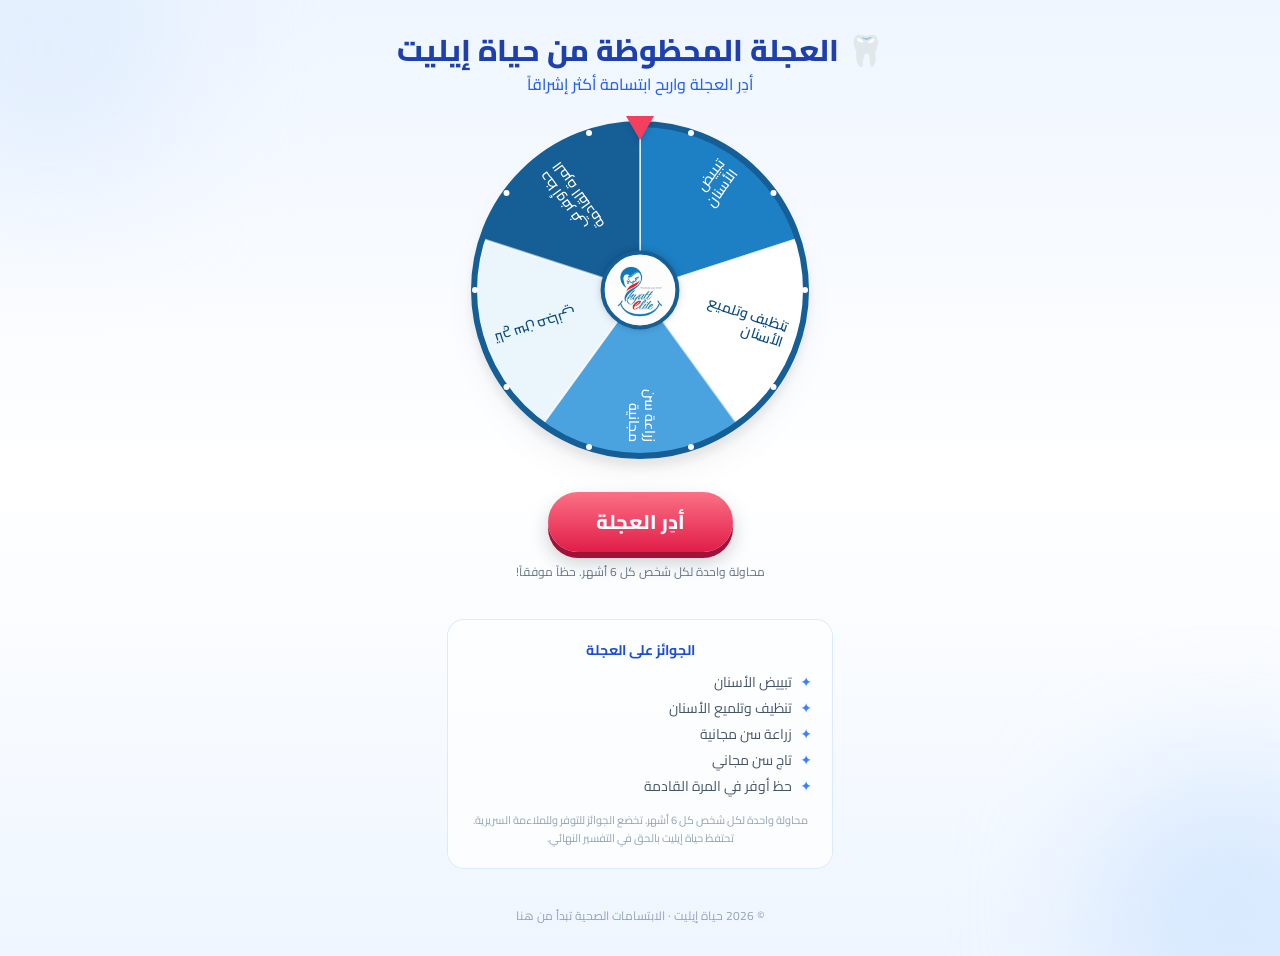
<file: lucky-wheel/index.html>
<!doctype html>
<html lang="ar" dir="rtl">
  <head>
    <meta charset="UTF-8" />
    <meta name="viewport" content="width=device-width, initial-scale=1.0" />
    <title>العجلة المحظوظة من حياة إيليت</title>
    <link rel="preconnect" href="https://fonts.googleapis.com" />
    <link rel="preconnect" href="https://fonts.gstatic.com" crossorigin />
    <link
      href="https://fonts.googleapis.com/css2?family=Cairo:wght@400;500;600;700;800&display=swap"
      rel="stylesheet"
    />
    <!-- ==========================================================================
         Client-side API shim for static hosting (GitHub Pages).
         The React app was built to call an Express backend (/api/status,
         /api/spin, /api/prizes). There is no backend on static hosting, so this
         script patches window.fetch to answer those 3 endpoints locally using
         localStorage — mirroring server/index.js exactly (same prizes, same
         weighted draw, same 6-month cooldown, now per-browser instead of per-IP).
         Runs before the deferred app module, so fetch is patched in time.
    =========================================================================== -->
    <script>
    (function () {
      var PRIZES = [
        { label: 'تبييض الأسنان',            weight: 0  },
        { label: 'تنظيف وتلميع الأسنان',     weight: 50 },
        { label: 'زراعة سن مجانية',          weight: 0  },
        { label: 'تاج سن مجاني',             weight: 0  },
        { label: 'حظ أوفر في المرة القادمة', weight: 50 }
      ];
      var COOLDOWN_MS = 182 * 24 * 60 * 60 * 1000; // 6 months
      var KEY = 'hyattelite_luckywheel_v1';

      function load() {
        try { return JSON.parse(localStorage.getItem(KEY)) || {}; }
        catch (e) { return {}; }
      }
      function save(rec) {
        try { localStorage.setItem(KEY, JSON.stringify(rec)); } catch (e) {}
      }
      function pickPrize() {
        var total = PRIZES.reduce(function (s, p) { return s + p.weight; }, 0);
        var r = Math.random() * total;
        for (var i = 0; i < PRIZES.length; i++) { r -= PRIZES[i].weight; if (r < 0) return i; }
        return PRIZES.length - 1;
      }
      function statusFor(rec) {
        if (!rec || !rec.lastSpinAt) {
          return { canSpin: true, nextAvailableAt: null, lastPrize: rec ? rec.lastPrize : null };
        }
        var next = new Date(rec.lastSpinAt).getTime() + COOLDOWN_MS;
        if (Date.now() >= next) return { canSpin: true, nextAvailableAt: null, lastPrize: rec.lastPrize };
        return { canSpin: false, nextAvailableAt: new Date(next).toISOString(), lastPrize: rec.lastPrize };
      }
      function json(body, status) {
        return new Response(JSON.stringify(body), {
          status: status || 200,
          headers: { 'Content-Type': 'application/json' }
        });
      }

      var _fetch = window.fetch ? window.fetch.bind(window) : null;
      window.fetch = function (input, init) {
        var url = (typeof input === 'string') ? input : (input && input.url) || '';
        var method = ((init && init.method) || (input && input.method) || 'GET').toUpperCase();
        try {
          if (url.indexOf('/api/prizes') !== -1) {
            return Promise.resolve(json({ prizes: PRIZES.map(function (p) { return p.label; }) }));
          }
          if (url.indexOf('/api/status') !== -1) {
            return Promise.resolve(json(statusFor(load())));
          }
          if (url.indexOf('/api/spin') !== -1 && method === 'POST') {
            var rec = load();
            var st = statusFor(rec);
            if (!st.canSpin) {
              return Promise.resolve(json({ canSpin: false, nextAvailableAt: st.nextAvailableAt }, 429));
            }
            var idx = pickPrize();
            var prize = PRIZES[idx].label;
            var now = new Date();
            save({ lastSpinAt: now.toISOString(), lastPrize: prize });
            return Promise.resolve(json({
              canSpin: true,
              prizeIndex: idx,
              prize: prize,
              nextAvailableAt: new Date(now.getTime() + COOLDOWN_MS).toISOString()
            }));
          }
        } catch (e) { /* fall through to network */ }
        return _fetch ? _fetch(input, init) : Promise.reject(new Error('fetch unavailable'));
      };
    })();
    </script>
    <script type="module" crossorigin src="./assets/index-B2G0nOVw.js"></script>
    <link rel="stylesheet" crossorigin href="./assets/index-DMpl6VQq.css">
  </head>
  <body>
    <div id="root"></div>
  </body>
</html>
</file>
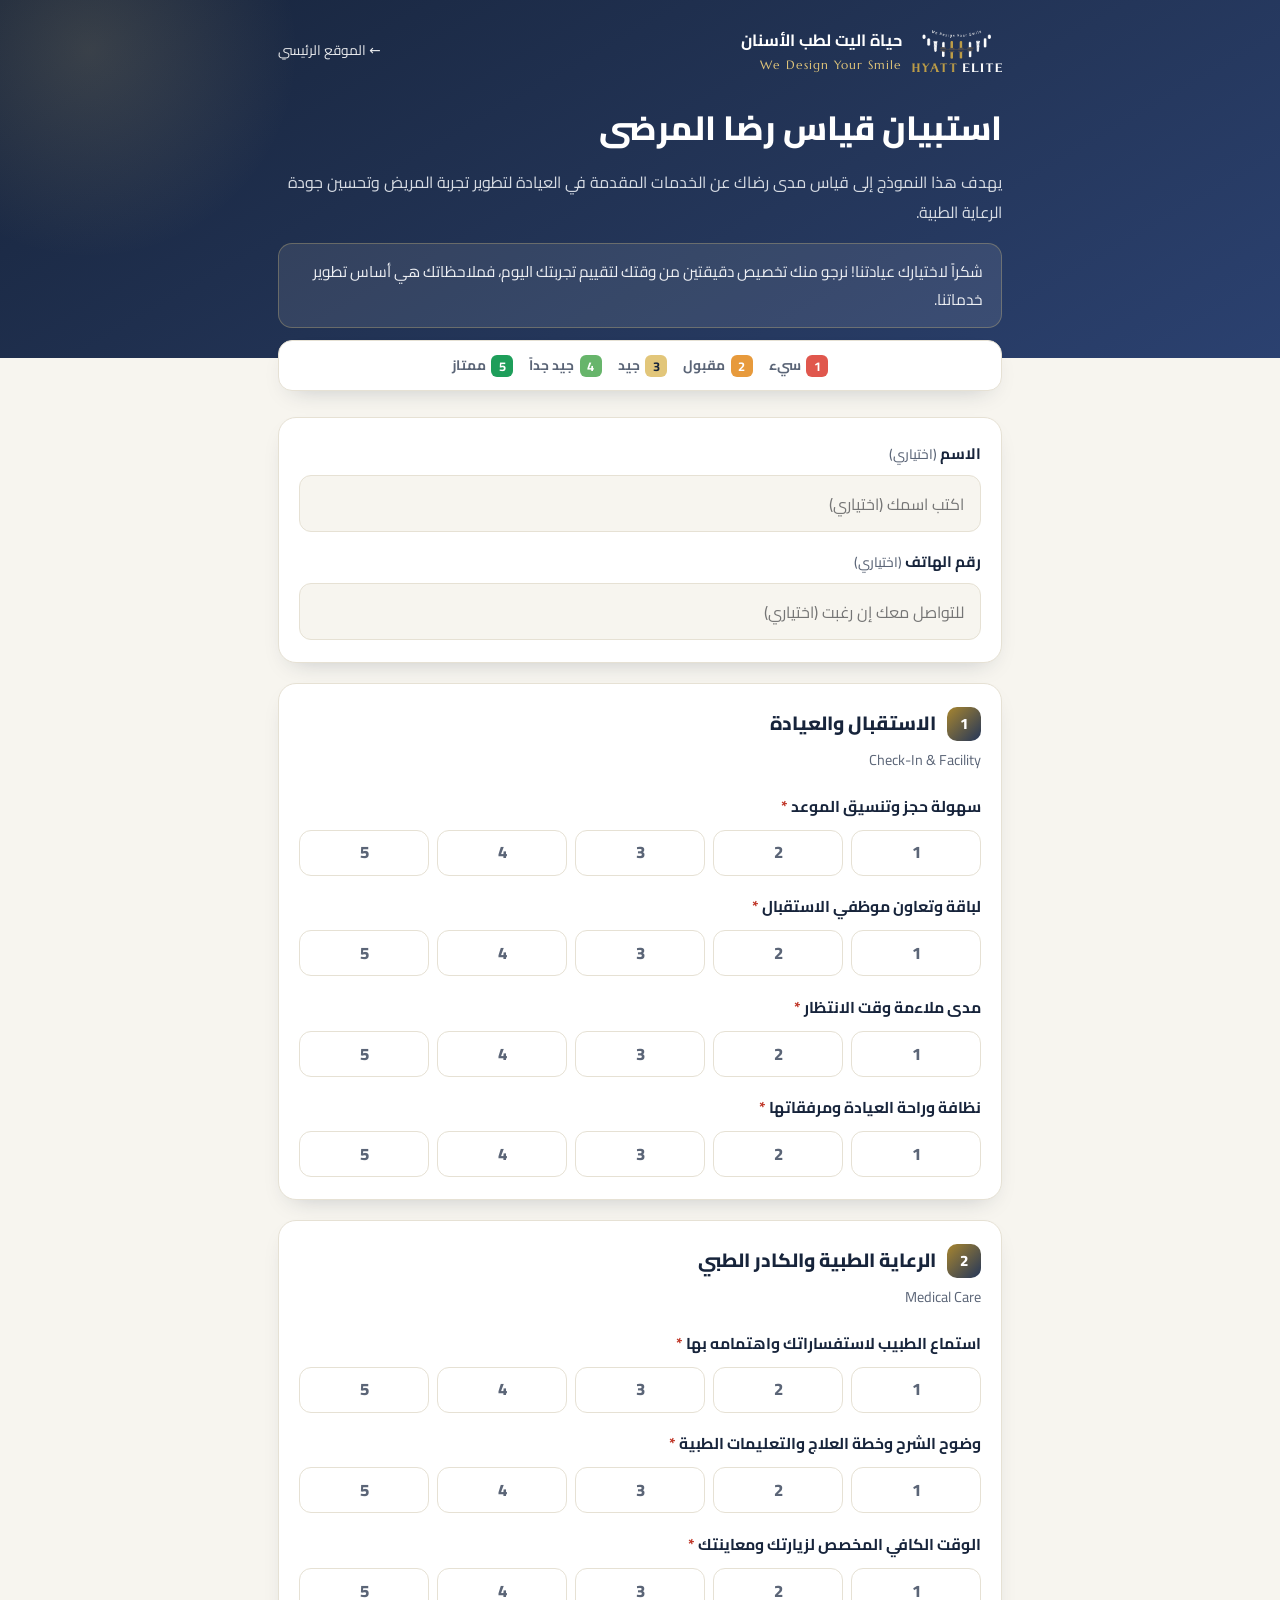
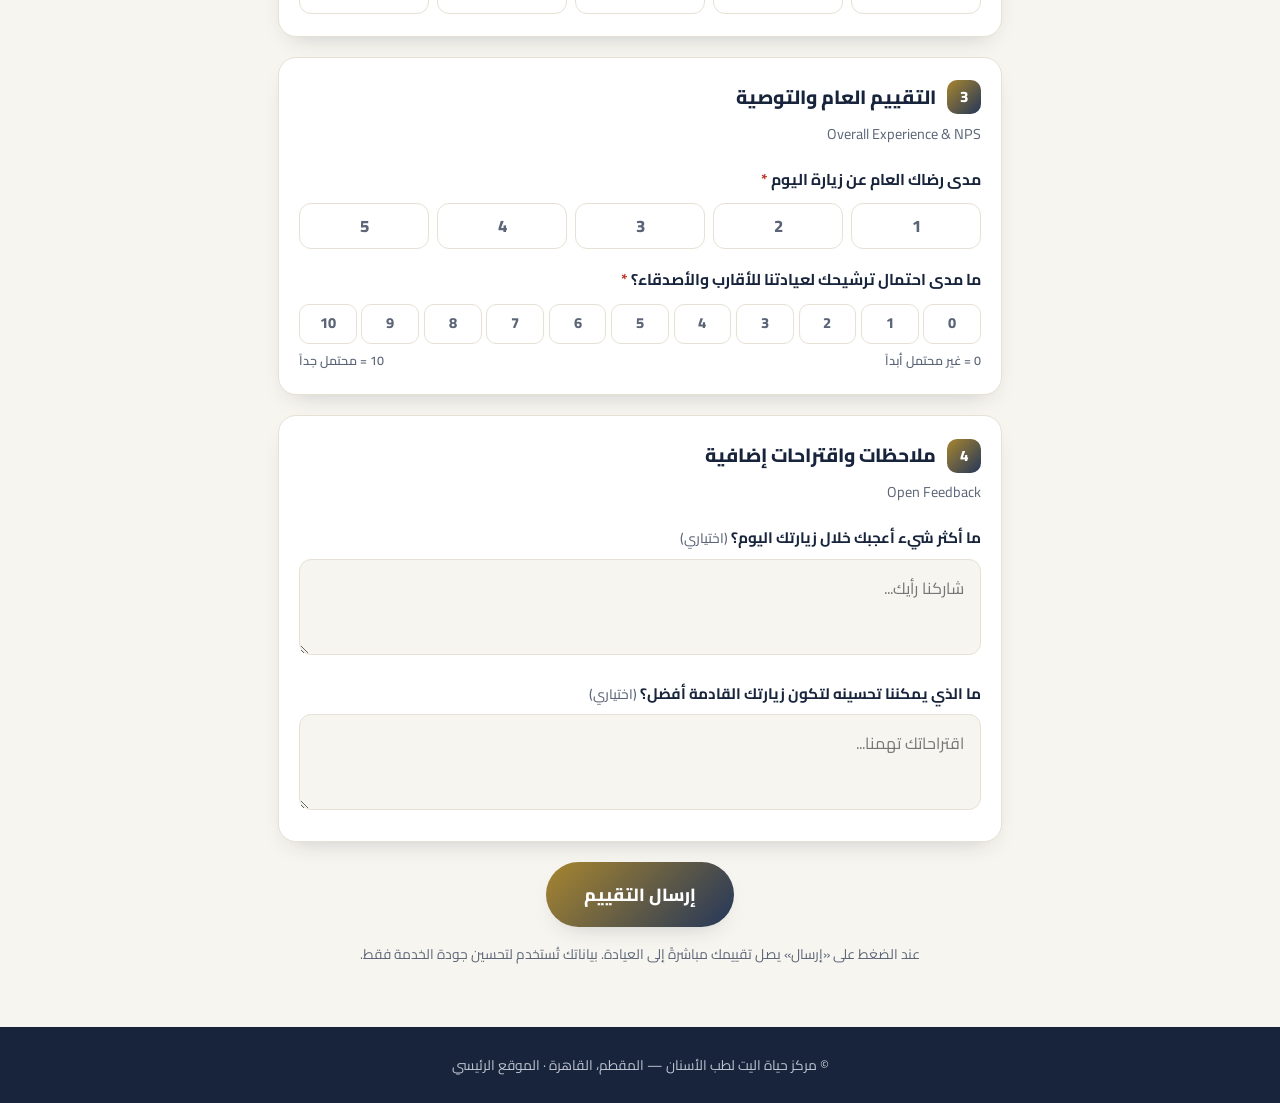
<file: survey/index.html>
<!DOCTYPE html>
<html lang="ar" dir="rtl">
<head>
<meta charset="UTF-8">
<meta name="viewport" content="width=device-width, initial-scale=1.0">
<title>استبيان قياس رضا المرضى | حياة اليت لطب الأسنان</title>
<meta name="description" content="استبيان قياس رضا المرضى في مركز حياة اليت لطب الأسنان — قيّم تجربتك لتطوير خدماتنا وتحسين جودة الرعاية الطبية.">
<link rel="icon" href="../icon.png">
<meta name="robots" content="noindex">
<link rel="preconnect" href="https://fonts.googleapis.com">
<link rel="preconnect" href="https://fonts.gstatic.com" crossorigin>
<link href="https://fonts.googleapis.com/css2?family=Cairo:wght@400;500;600;700;800&family=Marcellus&display=swap" rel="stylesheet">
<style>
:root{
  --navy:#24365a; --navy-deep:#17243b; --teal:#a8862f;
  --gold:#c9a24a; --gold-soft:#e2c67a; --red:#c0392b; --green:#1e9e5a;
  --ink:#17243b; --muted:#5b6577; --cream:#f7f5ef; --line:#e6e1d4;
  --shadow:0 20px 55px -22px rgba(23,36,59,.42);
  --shadow-sm:0 10px 26px -14px rgba(23,36,59,.28);
  --radius:18px;
}
*{margin:0;padding:0;box-sizing:border-box}
html{scroll-behavior:smooth}
body{font-family:"Cairo",system-ui,Tahoma,sans-serif;color:var(--ink);background:var(--cream);line-height:1.8;-webkit-font-smoothing:antialiased}
img{max-width:100%;display:block}
a{color:inherit;text-decoration:none}
.wrap{max-width:760px;margin:0 auto;padding:0 18px}

/* header */
.hd{background:linear-gradient(150deg,var(--navy-deep),var(--navy) 60%,#2b4170);color:#fff;position:relative;overflow:hidden}
.hd::before{content:"";position:absolute;width:420px;height:420px;border-radius:50%;background:radial-gradient(circle,rgba(226,198,122,.16),transparent 70%);top:-160px;left:-120px}
.hd .wrap{position:relative;padding:26px 18px 30px}
.hd .top{display:flex;align-items:center;justify-content:space-between;gap:1rem}
.hd .lg{display:flex;align-items:center;gap:.6rem}
.hd .lg img{height:42px}
.hd .lg b{font-size:1.02rem;line-height:1.1}
.hd .lg small{display:block;font-family:Marcellus,serif;letter-spacing:1px;font-size:.72rem;color:var(--gold-soft)}
.hd .back{font-size:.86rem;opacity:.9}
.hd .back:hover{color:var(--gold-soft)}
.hd h1{font-size:clamp(1.5rem,4vw,2.1rem);font-weight:800;margin-top:1.4rem}
.hd .intro{color:#d7dce4;margin-top:.6rem;font-size:1rem;line-height:1.85}
.hd .welcome{margin-top:1rem;background:rgba(255,255,255,.09);border:1px solid rgba(226,198,122,.3);border-radius:14px;padding:14px 18px;font-size:.96rem;color:#eef0f4}

/* legend */
.legend{background:#fff;border:1px solid var(--line);border-radius:14px;box-shadow:var(--shadow-sm);padding:12px 16px;margin:-18px auto 0;position:relative;z-index:2;display:flex;flex-wrap:wrap;gap:.5rem 1rem;justify-content:center;font-size:.86rem;font-weight:700}
.legend span{display:inline-flex;align-items:center;gap:.35rem;color:var(--muted)}
.legend b{width:22px;height:22px;border-radius:6px;display:grid;place-items:center;color:#fff;font-size:.8rem}
.l1{background:#e0574d}.l2{background:#e79a3c}.l3{background:#e2c67a;color:#17243b!important}.l4{background:#67b56b}.l5{background:#1e9e5a}

form{padding:26px 0 60px}
.card{background:#fff;border:1px solid var(--line);border-radius:var(--radius);box-shadow:var(--shadow-sm);padding:22px 20px;margin-bottom:20px}
.sec-title{display:flex;align-items:center;gap:.7rem;font-size:1.2rem;font-weight:800;color:var(--navy-deep);margin-bottom:.4rem}
.sec-title .n{width:34px;height:34px;flex:none;border-radius:10px;background:linear-gradient(135deg,var(--teal),var(--navy));color:#fff;display:grid;place-items:center;font-size:.95rem}
.sec-sub{color:var(--muted);font-size:.9rem;margin-bottom:1.2rem}

.field{margin-bottom:1rem}
.field label.lbl{display:block;font-weight:700;font-size:.95rem;margin-bottom:.45rem;color:var(--navy-deep)}
.field label.lbl .opt{color:var(--muted);font-weight:500;font-size:.85rem}
.field input[type=text],.field textarea{width:100%;padding:.8rem 1rem;border:1.5px solid var(--line);border-radius:12px;font-family:inherit;font-size:1rem;background:var(--cream);transition:.2s}
.field input:focus,.field textarea:focus{outline:none;border-color:var(--teal);background:#fff;box-shadow:0 0 0 4px rgba(201,162,74,.12)}
.field textarea{resize:vertical;min-height:96px}

/* rating question */
.q{border:0;padding:0;margin:0 0 1.1rem}
.q:last-child{margin-bottom:0}
.q legend{font-weight:700;font-size:.98rem;color:var(--ink);margin-bottom:.55rem;padding:0}
.q .req{color:var(--red)}
.scale{display:grid;grid-template-columns:repeat(5,1fr);gap:.5rem}
.scale.nps{grid-template-columns:repeat(11,1fr);gap:.3rem}
.scale label{position:relative;cursor:pointer}
.scale input{position:absolute;opacity:0;width:0;height:0}
.scale .pill{display:grid;place-items:center;height:46px;border:1.5px solid var(--line);border-radius:12px;font-weight:800;font-size:1.05rem;color:var(--muted);background:#fff;transition:.2s}
.scale.nps .pill{height:40px;font-size:.92rem;border-radius:10px}
.scale label:hover .pill{border-color:var(--teal);color:var(--teal)}
.scale input:checked + .pill{background:linear-gradient(135deg,var(--teal),var(--navy));border-color:var(--navy);color:#fff;transform:translateY(-2px);box-shadow:var(--shadow-sm)}
.scale input:focus-visible + .pill{box-shadow:0 0 0 4px rgba(201,162,74,.25)}
.nps-ends{display:flex;justify-content:space-between;font-size:.78rem;color:var(--muted);margin-top:.4rem;font-weight:600}

/* submit */
.submit-wrap{text-align:center;margin-top:8px}
.btn{display:inline-flex;align-items:center;justify-content:center;gap:.55rem;padding:1rem 2.4rem;border-radius:999px;font-weight:800;font-size:1.1rem;border:0;cursor:pointer;transition:transform .25s,box-shadow .25s;font-family:inherit}
.btn-primary{background:linear-gradient(135deg,var(--teal),var(--navy));color:#fff;box-shadow:var(--shadow-sm)}
.btn-primary:hover{transform:translateY(-3px);box-shadow:var(--shadow)}
.note{font-size:.86rem;color:var(--muted);margin-top:1rem;line-height:1.7}
.thanks{display:none;background:#eaf7ef;border:1.5px solid #b7e3c8;border-radius:14px;padding:18px;margin-top:1rem;color:#177a45;font-weight:700;text-align:center}
.thanks.show{display:block}
.errbox{display:none;background:#fdecea;border:1.5px solid #f5b7b1;border-radius:14px;padding:18px;margin-top:1rem;color:#a93226;font-weight:700;text-align:center}
.errbox.show{display:block}

.ft{background:var(--navy-deep);color:#c0c6d1;text-align:center;padding:26px 18px;font-size:.86rem}
.ft a:hover{color:var(--gold-soft)}
@media(max-width:520px){
  .scale .pill{height:42px;font-size:.98rem}
  .scale.nps{grid-template-columns:repeat(6,1fr)}
  .card{padding:18px 15px}
}
</style>
</head>
<body>

<header class="hd">
  <div class="wrap">
    <div class="top">
      <a class="lg" href="../"><img src="../logo_white.png" alt="حياة اليت"><span><b>حياة اليت لطب الأسنان</b><small>We Design Your Smile</small></span></a>
      <a class="back" href="../">← الموقع الرئيسي</a>
    </div>
    <h1>استبيان قياس رضا المرضى</h1>
    <p class="intro">يهدف هذا النموذج إلى قياس مدى رضاك عن الخدمات المقدمة في العيادة لتطوير تجربة المريض وتحسين جودة الرعاية الطبية.</p>
    <div class="welcome">شكراً لاختيارك عيادتنا! نرجو منك تخصيص دقيقتين من وقتك لتقييم تجربتك اليوم، فملاحظاتك هي أساس تطوير خدماتنا.</div>
  </div>
</header>

<div class="wrap">
  <div class="legend">
    <span><b class="l1">1</b> سيء</span>
    <span><b class="l2">2</b> مقبول</span>
    <span><b class="l3">3</b> جيد</span>
    <span><b class="l4">4</b> جيد جداً</span>
    <span><b class="l5">5</b> ممتاز</span>
  </div>
</div>

<div class="wrap">
<form id="surveyForm" novalidate>

  <!-- optional identity -->
  <div class="card">
    <div class="field">
      <label class="lbl" for="pname">الاسم <span class="opt">(اختياري)</span></label>
      <input type="text" id="pname" name="pname" placeholder="اكتب اسمك (اختياري)">
    </div>
    <div class="field" style="margin-bottom:0">
      <label class="lbl" for="pphone">رقم الهاتف <span class="opt">(اختياري)</span></label>
      <input type="text" id="pphone" name="pphone" inputmode="tel" placeholder="للتواصل معك إن رغبت (اختياري)">
    </div>
  </div>

  <!-- Section 1 -->
  <div class="card">
    <div class="sec-title"><span class="n">1</span> الاستقبال والعيادة</div>
    <div class="sec-sub">Check-In &amp; Facility</div>
    <div class="q-list" data-section="الاستقبال والعيادة"></div>
  </div>

  <!-- Section 2 -->
  <div class="card">
    <div class="sec-title"><span class="n">2</span> الرعاية الطبية والكادر الطبي</div>
    <div class="sec-sub">Medical Care</div>
    <div class="q-list" data-section="الرعاية الطبية"></div>
  </div>

  <!-- Section 3 -->
  <div class="card">
    <div class="sec-title"><span class="n">3</span> التقييم العام والتوصية</div>
    <div class="sec-sub">Overall Experience &amp; NPS</div>

    <fieldset class="q" data-q="مدى الرضا العام عن زيارة اليوم" data-max="5">
      <legend>مدى رضاك العام عن زيارة اليوم <span class="req">*</span></legend>
      <div class="scale" data-name="overall" data-range="1-5"></div>
    </fieldset>

    <fieldset class="q" data-q="احتمال ترشيح العيادة للأصدقاء (NPS)" data-max="10" style="margin-bottom:0">
      <legend>ما مدى احتمال ترشيحك لعيادتنا للأقارب والأصدقاء؟ <span class="req">*</span></legend>
      <div class="scale nps" data-name="nps" data-range="0-10"></div>
      <div class="nps-ends"><span>0 = غير محتمل أبداً</span><span>10 = محتمل جداً</span></div>
    </fieldset>
  </div>

  <!-- Section 4 -->
  <div class="card">
    <div class="sec-title"><span class="n">4</span> ملاحظات واقتراحات إضافية</div>
    <div class="sec-sub">Open Feedback</div>
    <div class="field">
      <label class="lbl" for="liked">ما أكثر شيء أعجبك خلال زيارتك اليوم؟ <span class="opt">(اختياري)</span></label>
      <textarea id="liked" name="liked" placeholder="شاركنا رأيك..."></textarea>
    </div>
    <div class="field" style="margin-bottom:0">
      <label class="lbl" for="improve">ما الذي يمكننا تحسينه لتكون زيارتك القادمة أفضل؟ <span class="opt">(اختياري)</span></label>
      <textarea id="improve" name="improve" placeholder="اقتراحاتك تهمنا..."></textarea>
    </div>
  </div>

  <div class="submit-wrap">
    <button type="submit" class="btn btn-primary">إرسال التقييم</button>
    <p class="note">عند الضغط على «إرسال» يصل تقييمك مباشرةً إلى العيادة. بياناتك تُستخدم لتحسين جودة الخدمة فقط.</p>
    <div class="thanks" id="thanks">✓ شكراً لك! تم استلام تقييمك بنجاح. نقدّر وقتك وملاحظاتك.</div>
    <div class="errbox" id="errbox">تعذّر إرسال التقييم — من فضلك تأكد من اتصالك بالإنترنت واضغط «إعادة المحاولة». بياناتك محفوظة في الصفحة ولن تفقدها.</div>
  </div>
</form>
</div>

<footer class="ft">
  <p>© مركز حياة اليت لطب الأسنان — المقطم، القاهرة · <a href="../">الموقع الرئيسي</a></p>
</footer>

<script>
(function(){
  // n8n webhook — يستقبل التقييم ويرسله تلقائياً لبريد العيادة (المستلم مضبوط داخل n8n)
  var N8N_WEBHOOK="https://n8n.hyattelitedc.com/webhook/hyatt-survey";

  // rating questions per section
  var sections={
    "الاستقبال والعيادة":[
      "سهولة حجز وتنسيق الموعد",
      "لباقة وتعاون موظفي الاستقبال",
      "مدى ملاءمة وقت الانتظار",
      "نظافة وراحة العيادة ومرفقاتها"
    ],
    "الرعاية الطبية":[
      "استماع الطبيب لاستفساراتك واهتمامه بها",
      "وضوح الشرح وخطة العلاج والتعليمات الطبية",
      "الوقت الكافي المخصص لزيارتك ومعاينتك"
    ]
  };

  function buildScale(container,name,min,max){
    for(var v=min;v<=max;v++){
      var lab=document.createElement('label');
      var inp=document.createElement('input');
      inp.type='radio'; inp.name=name; inp.value=v; inp.required=true;
      var pill=document.createElement('span'); pill.className='pill'; pill.textContent=v;
      lab.appendChild(inp); lab.appendChild(pill);
      container.appendChild(lab);
    }
  }

  // build section 1 & 2 rating rows
  document.querySelectorAll('.q-list').forEach(function(list){
    var secName=list.getAttribute('data-section');
    (sections[secName]||[]).forEach(function(q,idx){
      var fs=document.createElement('fieldset'); fs.className='q';
      fs.setAttribute('data-q',q); fs.setAttribute('data-max','5');
      var lg=document.createElement('legend'); lg.innerHTML=q+' <span class="req">*</span>';
      var sc=document.createElement('div'); sc.className='scale';
      var nm=(secName==="الاستقبال والعيادة"?'s1_':'s2_')+idx;
      sc.setAttribute('data-name',nm); sc.setAttribute('data-range','1-5');
      fs.appendChild(lg); fs.appendChild(sc);
      list.appendChild(fs);
      buildScale(sc,nm,1,5);
    });
  });

  // build section 3 scales
  document.querySelectorAll('.scale[data-range]').forEach(function(sc){
    if(sc.children.length) return; // already built (section1/2)
    var r=sc.getAttribute('data-range').split('-');
    buildScale(sc,sc.getAttribute('data-name'),parseInt(r[0]),parseInt(r[1]));
  });

  var form=document.getElementById('surveyForm');
  form.addEventListener('submit',function(e){
    e.preventDefault();
    if(!form.checkValidity()){
      form.reportValidity();
      // scroll to first invalid
      var bad=form.querySelector(':invalid');
      if(bad){var fs=bad.closest('.q,.field,.card'); if(fs) fs.scrollIntoView({block:'center',behavior:'smooth'});}
      return;
    }
    var name=(document.getElementById('pname').value||'').trim();
    var phone=(document.getElementById('pphone').value||'').trim();
    var liked=(document.getElementById('liked').value||'').trim();
    var improve=(document.getElementById('improve').value||'').trim();
    var d=new Date();
    var date=d.getFullYear()+'/'+('0'+(d.getMonth()+1)).slice(-2)+'/'+('0'+d.getDate()).slice(-2);

    var L=[];
    L.push('استبيان قياس رضا المرضى — حياة اليت لطب الأسنان');
    L.push('التاريخ: '+date);
    L.push('الاسم: '+(name||'غير محدد'));
    if(phone) L.push('الهاتف: '+phone);
    L.push('');
    L.push('— القسم الأول: الاستقبال والعيادة —');
    sections["الاستقبال والعيادة"].forEach(function(q,i){
      var v=(form.querySelector('input[name="s1_'+i+'"]:checked')||{}).value;
      L.push('• '+q+': '+v+'/5');
    });
    L.push('');
    L.push('— القسم الثاني: الرعاية الطبية —');
    sections["الرعاية الطبية"].forEach(function(q,i){
      var v=(form.querySelector('input[name="s2_'+i+'"]:checked')||{}).value;
      L.push('• '+q+': '+v+'/5');
    });
    L.push('');
    L.push('— القسم الثالث: التقييم العام والتوصية —');
    L.push('• مدى الرضا العام: '+((form.querySelector('input[name="overall"]:checked')||{}).value)+'/5');
    L.push('• احتمال الترشيح (NPS): '+((form.querySelector('input[name="nps"]:checked')||{}).value)+'/10');
    L.push('');
    L.push('— القسم الرابع: ملاحظات واقتراحات —');
    L.push('• أكثر شيء أعجبك: '+(liked||'—'));
    L.push('• اقتراحات التحسين: '+(improve||'—'));

    var subject='استبيان رضا المرضى'+(name?(' - '+name):'')+' - '+date;
    var body=L.join('\n');

    // payload منظّم يُرسل إلى n8n
    var payload={
      submittedAt:d.toISOString(),
      date:date,
      name:name,
      phone:phone,
      liked:liked,
      improve:improve,
      overall:Number((form.querySelector('input[name="overall"]:checked')||{}).value)||null,
      nps:Number((form.querySelector('input[name="nps"]:checked')||{}).value)||null,
      sections:Object.keys(sections).map(function(sec){
        var pfx=(sec==="الاستقبال والعيادة"?'s1_':'s2_');
        return {title:sec,answers:sections[sec].map(function(q,i){
          return {question:q,value:Number((form.querySelector('input[name="'+pfx+i+'"]:checked')||{}).value)||null,max:5};
        })};
      }),
      textSummary:body,
      subject:subject,
      source:location.href
    };

    var btn=form.querySelector('button[type="submit"]');
    if(btn){btn.disabled=true;btn.textContent='جارٍ الإرسال…';}

    var err=document.getElementById('errbox');

    function done(){
      err.classList.remove('show');
      document.getElementById('thanks').classList.add('show');
      document.getElementById('thanks').scrollIntoView({block:'center',behavior:'smooth'});
      if(btn){btn.textContent='تم الإرسال ✓';}
    }

    function fail(){
      // لا نفتح بريد المريض إطلاقاً — نطلب منه إعادة المحاولة فقط
      err.classList.add('show');
      err.scrollIntoView({block:'center',behavior:'smooth'});
      if(btn){btn.disabled=false;btn.textContent='إعادة المحاولة';}
    }

    function send(){
      return fetch(N8N_WEBHOOK,{
        method:'POST',
        headers:{'Content-Type':'application/json'},
        body:JSON.stringify(payload)
      }).then(function(r){
        if(!r.ok) throw new Error('HTTP '+r.status);
        return true;
      });
    }

    // محاولة واحدة إضافية تلقائياً قبل إظهار رسالة الخطأ
    send().catch(function(){
      return new Promise(function(res){ setTimeout(res,1500); }).then(send);
    }).then(done).catch(fail);
  });
})();
</script>
</body>
</html>
</file>
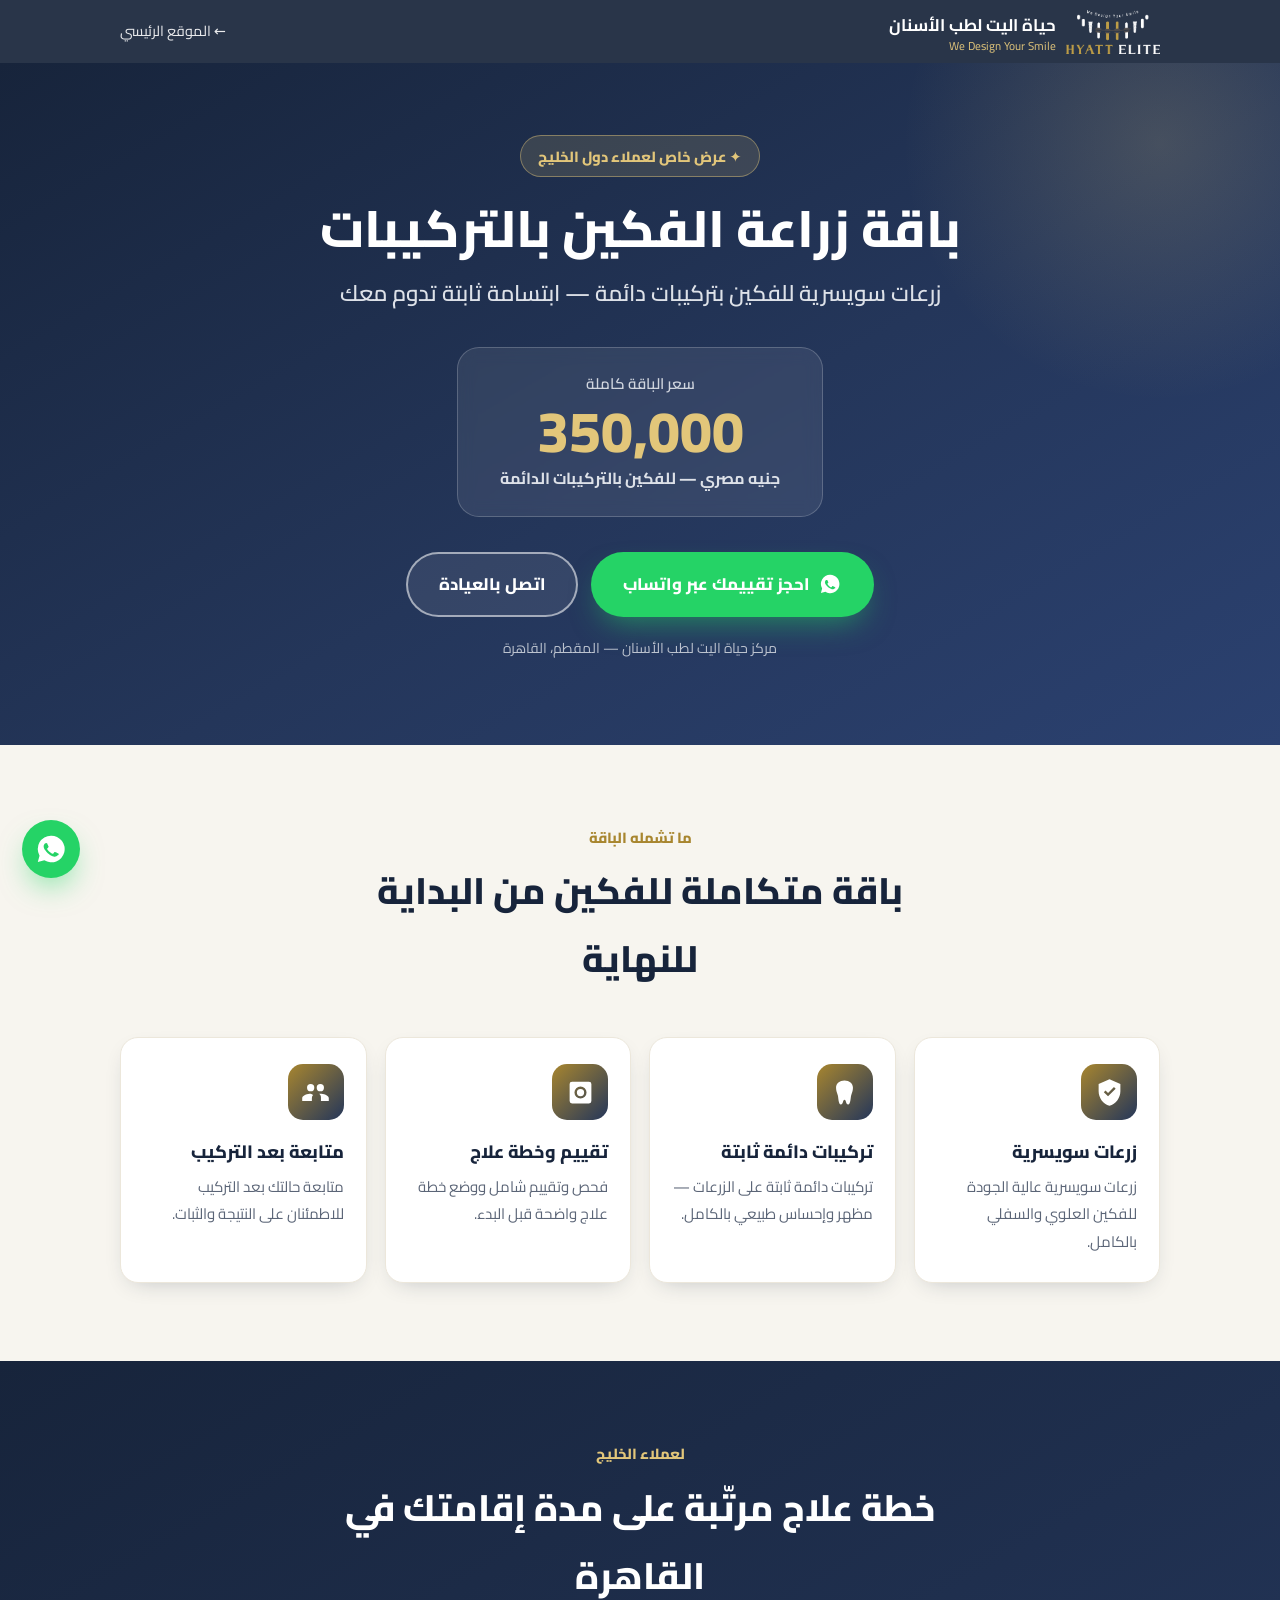
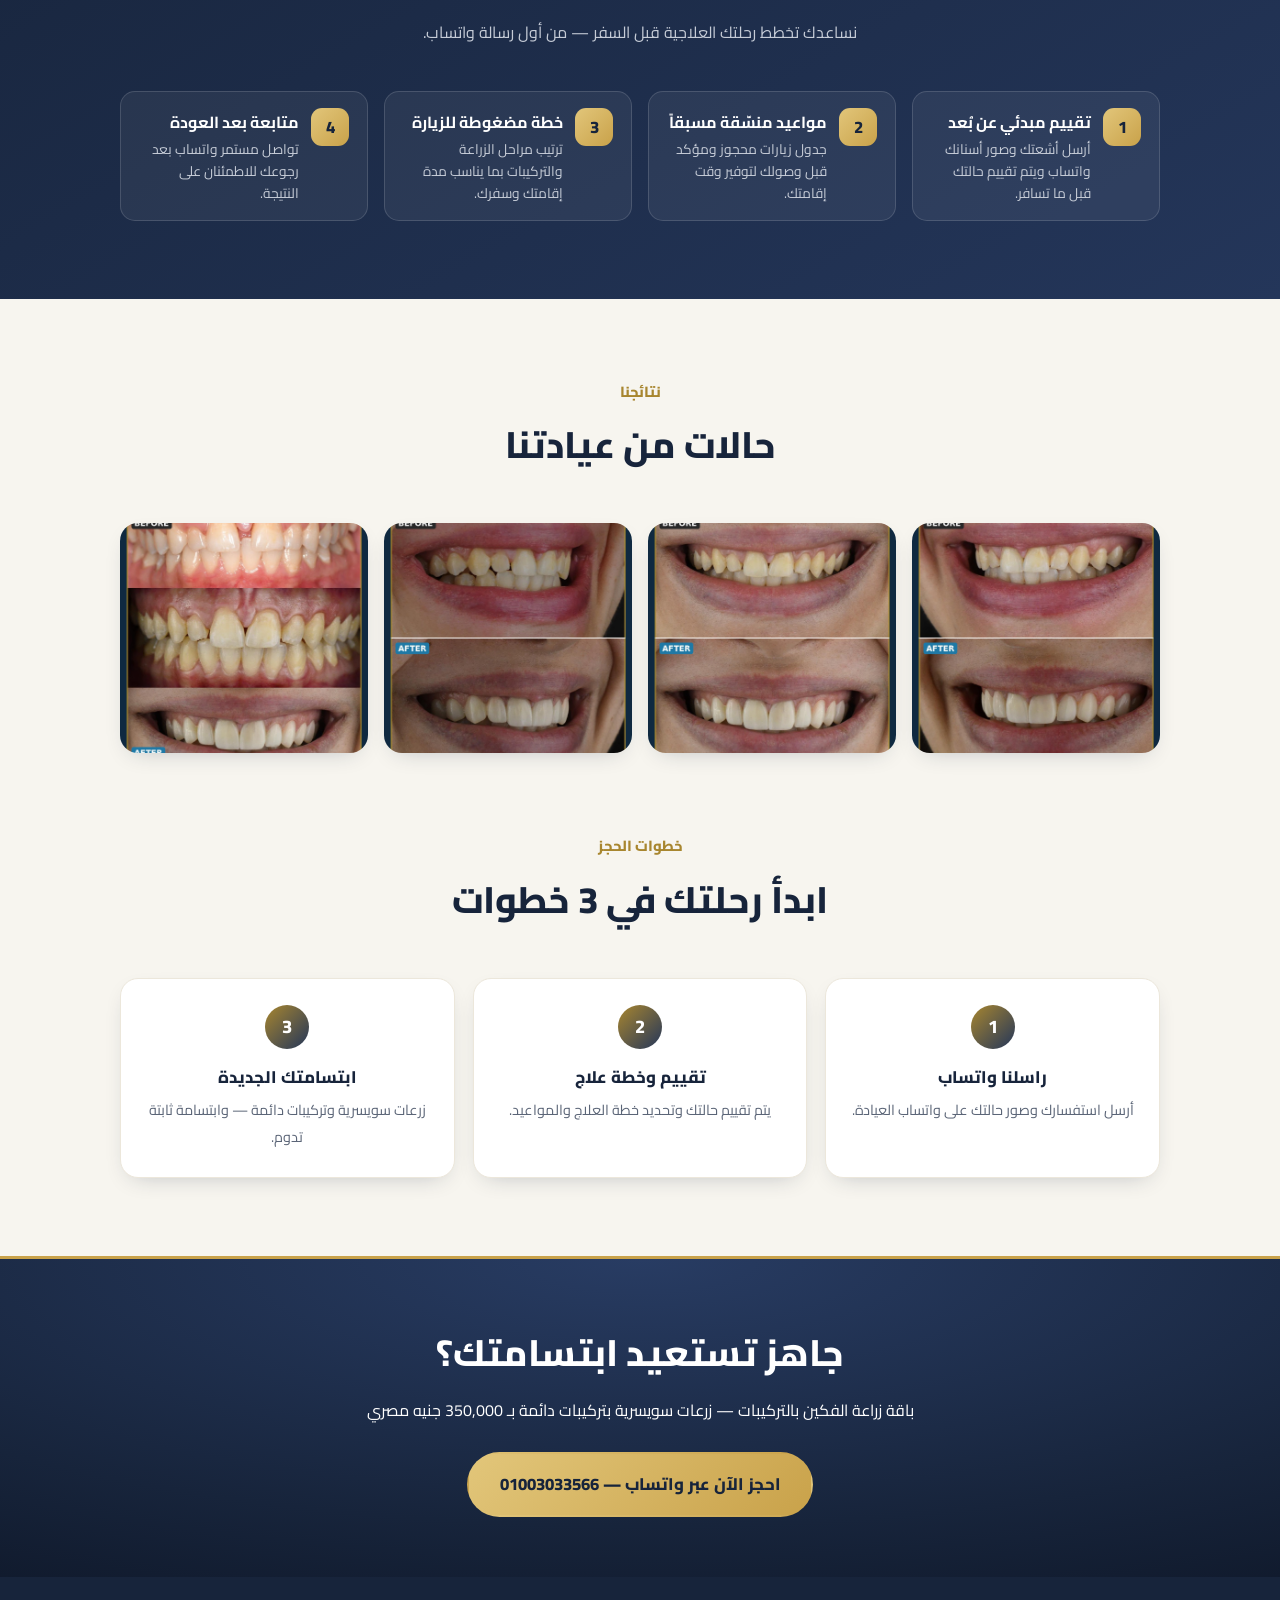
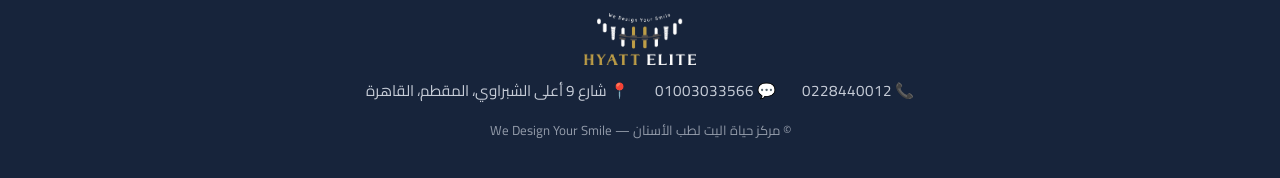
<file: implants/gulf-offer/index.html>
<!DOCTYPE html>
<html lang="ar" dir="rtl">
<head>
<meta charset="UTF-8">
<meta name="viewport" content="width=device-width, initial-scale=1.0">
<title>باقة زراعة الفكين بالتركيبات — عرض الخليج | حياة اليت لطب الأسنان</title>
<meta name="description" content="باقة زراعة الفكين بالتركيبات لعملاء الخليج — زرعات سويسرية للفكين بتركيبات دائمة بسعر 350,000 جنيه مصري في مركز حياة اليت لطب الأسنان بالمقطم، القاهرة.">
<link rel="icon" href="../../icon.png">
<meta property="og:title" content="باقة زراعة الفكين بالتركيبات — عرض الخليج | حياة اليت">
<meta property="og:description" content="زرعات سويسرية للفكين بتركيبات دائمة — 350,000 جنيه مصري. احجز تقييمك عبر واتساب.">
<meta property="og:image" content="https://hyattelitedc.com/assets/og-image.png">
<meta property="og:url" content="https://hyattelitedc.com/implants/gulf-offer/">
<link rel="preconnect" href="https://fonts.googleapis.com">
<link rel="preconnect" href="https://fonts.gstatic.com" crossorigin>
<link href="https://fonts.googleapis.com/css2?family=Cairo:wght@400;500;600;700;800&family=Marcellus&display=swap" rel="stylesheet">
<style>
:root{
  --navy:#24365a; --navy-deep:#17243b; --teal:#a8862f;
  --gold:#c9a24a; --gold-soft:#e2c67a; --red:#c9a24a;
  --ink:#17243b; --muted:#5b6577; --cream:#f7f5ef; --line:#ece7db;
  --shadow:0 18px 50px -20px rgba(23,36,59,.4);
  --shadow-sm:0 8px 24px -12px rgba(23,36,59,.3);
  --radius:18px; --maxw:1080px;
}
*{margin:0;padding:0;box-sizing:border-box}
html{scroll-behavior:smooth}
body{font-family:"Cairo",system-ui,Tahoma,sans-serif;color:var(--ink);background:var(--cream);line-height:1.85;overflow-x:hidden}
a{color:inherit;text-decoration:none}
img{max-width:100%;display:block}
.wrap{max-width:var(--maxw);margin:0 auto;padding:0 20px}
.btn{display:inline-flex;align-items:center;justify-content:center;gap:.55rem;padding:.95rem 1.9rem;border-radius:999px;font-weight:800;font-size:1.05rem;transition:.3s;cursor:pointer;border:2px solid transparent}
.btn svg{width:22px;height:22px;fill:currentColor}
.btn-wa{background:#25d366;color:#fff;box-shadow:0 14px 30px -10px rgba(37,211,102,.55)}
.btn-wa:hover{transform:translateY(-3px)}
.btn-gold{background:linear-gradient(135deg,var(--gold-soft),var(--gold));color:#17243b}
.btn-gold:hover{transform:translateY(-3px);box-shadow:var(--shadow)}
.btn-line{border-color:rgba(255,255,255,.55);color:#fff;background:rgba(255,255,255,.08)}
.btn-line:hover{background:#fff;color:var(--navy)}

/* header */
.hd{position:sticky;top:0;z-index:50;background:rgba(23,36,59,.92);backdrop-filter:blur(10px);color:#fff}
.hd .wrap{display:flex;align-items:center;justify-content:space-between;padding-block:.6rem}
.hd .lg{display:flex;align-items:center;gap:.6rem}
.hd .lg img{height:44px}
.hd .lg b{font-size:1.05rem}
.hd .lg small{display:block;font-size:.72rem;color:var(--gold-soft);line-height:1}
.hd .back{font-size:.9rem;opacity:.9}
.hd .back:hover{color:var(--gold-soft)}

/* hero */
.hero{background:linear-gradient(150deg,var(--navy-deep),var(--navy) 55%,#2b4170);color:#fff;position:relative;overflow:hidden}
.hero::before{content:"";position:absolute;width:520px;height:520px;border-radius:50%;background:radial-gradient(circle,rgba(226,198,122,.18),transparent 70%);top:-180px;inset-inline-start:-140px}
.hero .wrap{padding:72px 20px 84px;text-align:center;position:relative}
.badge{display:inline-flex;align-items:center;gap:.5rem;background:rgba(226,198,122,.15);border:1px solid rgba(226,198,122,.45);color:var(--gold-soft);padding:.4rem 1.1rem;border-radius:999px;font-weight:800;font-size:.92rem;margin-bottom:1.2rem}
.hero h1{font-size:clamp(1.9rem,5vw,3.2rem);font-weight:800;line-height:1.25}
.hero .sub{font-size:clamp(1.05rem,2.6vw,1.4rem);color:#dde1e8;margin-top:.8rem;font-weight:600}
.price-box{margin:2rem auto 1.6rem;display:inline-block;background:rgba(255,255,255,.08);border:1px solid rgba(255,255,255,.2);border-radius:22px;padding:22px 42px;backdrop-filter:blur(8px)}
.price-box .lbl{font-size:.95rem;color:#d0d5de;font-weight:600}
.price-box .val{font-size:clamp(2.3rem,7vw,3.6rem);font-weight:800;color:var(--gold-soft);line-height:1.15}
.price-box .cur{font-size:1rem;color:#dde1e8;font-weight:700}
.hero-cta{display:flex;gap:.8rem;justify-content:center;flex-wrap:wrap;margin-top:.6rem}
.hero-note{margin-top:1.1rem;font-size:.88rem;color:#bcc3cf}

/* sections */
.pad{padding:78px 0}
.s-head{text-align:center;max-width:640px;margin:0 auto 44px}
.s-head .eye{color:var(--teal);font-weight:800;font-size:.92rem}
.s-head h2{font-size:clamp(1.6rem,3.4vw,2.3rem);font-weight:800;color:var(--navy-deep);margin-top:.3rem}
.s-head p{color:var(--muted);margin-top:.5rem}

/* include */
.inc-grid{display:grid;grid-template-columns:repeat(auto-fit,minmax(230px,1fr));gap:18px}
.inc{background:#fff;border:1px solid var(--line);border-radius:var(--radius);padding:26px 22px;box-shadow:var(--shadow-sm);transition:.3s}
.inc:hover{transform:translateY(-6px);box-shadow:var(--shadow)}
.inc .ic{width:56px;height:56px;border-radius:15px;background:linear-gradient(135deg,var(--teal),var(--navy));display:grid;place-items:center;margin-bottom:.9rem}
.inc .ic svg{width:29px;height:29px;fill:#fff}
.inc h3{font-size:1.12rem;font-weight:800;color:var(--navy-deep)}
.inc p{color:var(--muted);font-size:.94rem;margin-top:.3rem}

/* gulf */
.gulf{background:linear-gradient(150deg,var(--navy-deep),var(--navy));color:#fff}
.gulf .s-head h2{color:#fff}
.gulf .s-head .eye{color:var(--gold-soft)}
.gulf .s-head p{color:#c6ccd7}
.gulf-grid{display:grid;grid-template-columns:repeat(auto-fit,minmax(230px,1fr));gap:16px}
.gf{display:flex;gap:.8rem;align-items:flex-start;background:rgba(255,255,255,.06);border:1px solid rgba(255,255,255,.14);border-radius:15px;padding:1rem 1.1rem}
.gf .n{width:38px;height:38px;flex:none;border-radius:11px;background:linear-gradient(135deg,var(--gold-soft),var(--gold));color:#17243b;font-weight:800;display:grid;place-items:center;font-size:1.05rem}
.gf b{display:block;font-size:1rem}
.gf small{color:#c6ccd7;font-size:.86rem;line-height:1.6;display:block}

/* cases */
.cases-grid{display:grid;grid-template-columns:repeat(auto-fit,minmax(220px,1fr));gap:16px}
.case{border-radius:var(--radius);overflow:hidden;box-shadow:var(--shadow-sm);position:relative;height:230px}
.case img{width:100%;height:100%;object-fit:cover;transition:.5s}
.case:hover img{transform:scale(1.07)}

/* steps */
.steps{display:grid;grid-template-columns:repeat(auto-fit,minmax(200px,1fr));gap:18px;counter-reset:st}
.step{background:#fff;border:1px solid var(--line);border-radius:var(--radius);padding:26px 22px;text-align:center;box-shadow:var(--shadow-sm);position:relative}
.step::before{counter-increment:st;content:counter(st);width:44px;height:44px;border-radius:50%;background:linear-gradient(135deg,var(--teal),var(--navy));color:#fff;font-weight:800;font-size:1.15rem;display:grid;place-items:center;margin:0 auto .8rem}
.step h3{font-size:1.05rem;font-weight:800;color:var(--navy-deep)}
.step p{color:var(--muted);font-size:.9rem;margin-top:.3rem}

/* final cta */
.final{background:radial-gradient(120% 140% at 50% 0%,#283c63,var(--navy-deep) 60%,#0c1424);border-top:3px solid var(--gold);color:#fff;text-align:center}
.final .wrap{padding:60px 20px}
.final h2{font-size:clamp(1.5rem,3.6vw,2.3rem);font-weight:800}
.final p{margin:.6rem 0 1.6rem;opacity:.95}

/* footer */
.ft{background:var(--navy-deep);color:#c6ccd7;text-align:center;padding:36px 20px}
.ft img{height:52px;margin:0 auto 12px}
.ft .row{display:flex;gap:1.6rem;justify-content:center;flex-wrap:wrap;font-size:.95rem;margin-bottom:.8rem}
.ft a:hover{color:var(--gold-soft)}
.ft .cp{font-size:.82rem;opacity:.7}

/* floating wa */
.wa-f{position:fixed;bottom:22px;inset-inline-end:22px;width:58px;height:58px;border-radius:50%;background:#25d366;display:grid;place-items:center;z-index:70;box-shadow:0 14px 30px -8px rgba(37,211,102,.6);animation:bob 2.6s ease-in-out infinite}
.wa-f svg{width:32px;height:32px;fill:#fff}
@keyframes bob{0%,100%{transform:translateY(0)}50%{transform:translateY(-7px)}}

.reveal{opacity:0;transform:translateY(30px);transition:.7s cubic-bezier(.16,.84,.44,1)}
.reveal.in{opacity:1;transform:none}
@media(max-width:600px){.hd .lg b{font-size:.92rem}.price-box{padding:18px 26px}}
</style>
</head>
<body>

<header class="hd">
  <div class="wrap">
    <a class="lg" href="../../">
      <img src="../../logo_white.png" alt="حياة اليت لطب الأسنان">
      <span><b>حياة اليت لطب الأسنان</b><small>We Design Your Smile</small></span>
    </a>
    <a class="back" href="../../">← الموقع الرئيسي</a>
  </div>
</header>

<section class="hero">
  <div class="wrap">
    <span class="badge">✦ عرض خاص لعملاء دول الخليج</span>
    <h1>باقة زراعة الفكين بالتركيبات</h1>
    <p class="sub">زرعات سويسرية للفكين بتركيبات دائمة — ابتسامة ثابتة تدوم معك</p>
    <div class="price-box">
      <div class="lbl">سعر الباقة كاملة</div>
      <div class="val">350,000</div>
      <div class="cur">جنيه مصري — للفكين بالتركيبات الدائمة</div>
    </div>
    <div class="hero-cta">
      <a class="btn btn-wa" href="https://wa.me/201003033566?text=%D8%A7%D9%84%D8%B3%D9%84%D8%A7%D9%85%20%D8%B9%D9%84%D9%8A%D9%83%D9%85%D8%8C%20%D8%A3%D8%B1%D8%BA%D8%A8%20%D8%A8%D8%A7%D9%84%D8%A7%D8%B3%D8%AA%D9%81%D8%B3%D8%A7%D8%B1%20%D8%B9%D9%86%20%D8%A8%D8%A7%D9%82%D8%A9%20%D8%B2%D8%B1%D8%A7%D8%B9%D8%A9%20%D8%A7%D9%84%D9%81%D9%83%D9%8A%D9%86%20%D8%A8%D8%A7%D9%84%D8%AA%D8%B1%D9%83%D9%8A%D8%A8%D8%A7%D8%AA%20(%D8%B9%D8%B1%D8%B6%20%D8%A7%D9%84%D8%AE%D9%84%D9%8A%D8%AC)" target="_blank" rel="noopener">
        <svg viewBox="0 0 24 24"><path d="M12 2a10 10 0 0 0-8.6 15l-1.3 4.8 4.9-1.3A10 10 0 1 0 12 2zm5.4 14.4c-.2.6-1.3 1.2-1.8 1.3-.5.1-1.1.1-1.7-.1-.4-.1-1-.3-1.6-.6-2.8-1.2-4.6-4-4.7-4.2-.1-.1-1.1-1.4-1.1-2.7s.7-1.9.9-2.2c.2-.3.5-.3.7-.3h.5c.2 0 .4-.1.6.4.3.5.8 1.8.9 2 .1.1.1.3 0 .5-.1.2-.2.3-.3.5l-.5.5c-.1.1-.3.3-.1.6.2.3.7 1.2 1.6 2 1.1 1 2 1.3 2.3 1.4.3.2.4.1.6 0 .1-.2.6-.7.8-1 .1-.4.3-.3.6-.2.3.1 1.7.7 2 .9.3.1.5.2.6.3.1.1.1.7-.1 1.3z"/></svg>
        احجز تقييمك عبر واتساب
      </a>
      <a class="btn btn-line" href="tel:0228440012">اتصل بالعيادة</a>
    </div>
    <p class="hero-note">مركز حياة اليت لطب الأسنان — المقطم، القاهرة</p>
  </div>
</section>

<section class="pad">
  <div class="wrap">
    <div class="s-head reveal">
      <span class="eye">ما تشمله الباقة</span>
      <h2>باقة متكاملة للفكين من البداية للنهاية</h2>
    </div>
    <div class="inc-grid">
      <div class="inc reveal">
        <div class="ic"><svg viewBox="0 0 24 24"><path d="M12 1 3 5v6c0 5.5 3.8 10.7 9 12 5.2-1.3 9-6.5 9-12V5l-9-4zm-1.2 14.2-3.5-3.5 1.4-1.4 2.1 2.1 4.9-4.9 1.4 1.4-6.3 6.3z"/></svg></div>
        <h3>زرعات سويسرية</h3>
        <p>زرعات سويسرية عالية الجودة للفكين العلوي والسفلي بالكامل.</p>
      </div>
      <div class="inc reveal">
        <div class="ic"><svg viewBox="0 0 24 24"><path d="M12 2C8 2 5 4.5 5 8c0 2.5 1 4.5 1.5 6.5.5 2 .5 7.5 2.5 7.5s1.5-4 3-4 1 4 3 4 2-5.5 2.5-7.5C18 12.5 19 10.5 19 8c0-3.5-3-6-7-6z"/></svg></div>
        <h3>تركيبات دائمة ثابتة</h3>
        <p>تركيبات دائمة ثابتة على الزرعات — مظهر وإحساس طبيعي بالكامل.</p>
      </div>
      <div class="inc reveal">
        <div class="ic"><svg viewBox="0 0 24 24"><path d="M19 3H5a2 2 0 0 0-2 2v14a2 2 0 0 0 2 2h14a2 2 0 0 0 2-2V5a2 2 0 0 0-2-2zm-7 14a5 5 0 1 1 0-10 5 5 0 0 1 0 10zm0-8a3 3 0 1 0 0 6 3 3 0 0 0 0-6z"/></svg></div>
        <h3>تقييم وخطة علاج</h3>
        <p>فحص وتقييم شامل ووضع خطة علاج واضحة قبل البدء.</p>
      </div>
      <div class="inc reveal">
        <div class="ic"><svg viewBox="0 0 24 24"><path d="M16 11a3 3 0 1 0-3-3 3 3 0 0 0 3 3zm-8 0a3 3 0 1 0-3-3 3 3 0 0 0 3 3zm0 2c-2.3 0-7 1.2-7 3.5V19h8v-2.5c0-.9.4-1.7 1-2.4A12 12 0 0 0 8 13zm8 0c-.3 0-.6 0-1 .1 1 .8 1.5 1.7 1.5 2.9V19H23v-2.5c0-2.3-4.7-3.5-7-3.5z"/></svg></div>
        <h3>متابعة بعد التركيب</h3>
        <p>متابعة حالتك بعد التركيب للاطمئنان على النتيجة والثبات.</p>
      </div>
    </div>
  </div>
</section>

<section class="gulf pad">
  <div class="wrap">
    <div class="s-head reveal">
      <span class="eye">لعملاء الخليج</span>
      <h2>خطة علاج مرتّبة على مدة إقامتك في القاهرة</h2>
      <p>نساعدك تخطط رحلتك العلاجية قبل السفر — من أول رسالة واتساب.</p>
    </div>
    <div class="gulf-grid">
      <div class="gf reveal"><span class="n">1</span><div><b>تقييم مبدئي عن بُعد</b><small>أرسل أشعتك وصور أسنانك واتساب ويتم تقييم حالتك قبل ما تسافر.</small></div></div>
      <div class="gf reveal"><span class="n">2</span><div><b>مواعيد منسّقة مسبقاً</b><small>جدول زيارات محجوز ومؤكد قبل وصولك لتوفير وقت إقامتك.</small></div></div>
      <div class="gf reveal"><span class="n">3</span><div><b>خطة مضغوطة للزيارة</b><small>ترتيب مراحل الزراعة والتركيبات بما يناسب مدة إقامتك وسفرك.</small></div></div>
      <div class="gf reveal"><span class="n">4</span><div><b>متابعة بعد العودة</b><small>تواصل مستمر واتساب بعد رجوعك للاطمئنان على النتيجة.</small></div></div>
    </div>
  </div>
</section>

<section class="pad">
  <div class="wrap">
    <div class="s-head reveal">
      <span class="eye">نتائجنا</span>
      <h2>حالات من عيادتنا</h2>
    </div>
    <div class="cases-grid">
      <div class="case reveal"><img src="../../case1.jpg" alt="حالة زراعة وتجميل أسنان — حياة اليت" loading="lazy"></div>
      <div class="case reveal"><img src="../../case2.jpg" alt="حالة زراعة وتجميل أسنان — حياة اليت" loading="lazy"></div>
      <div class="case reveal"><img src="../../case3.jpg" alt="حالة زراعة وتجميل أسنان — حياة اليت" loading="lazy"></div>
      <div class="case reveal"><img src="../../case4.jpg" alt="حالة زراعة وتجميل أسنان — حياة اليت" loading="lazy"></div>
    </div>
  </div>
</section>

<section class="pad" style="padding-top:0">
  <div class="wrap">
    <div class="s-head reveal">
      <span class="eye">خطوات الحجز</span>
      <h2>ابدأ رحلتك في 3 خطوات</h2>
    </div>
    <div class="steps">
      <div class="step reveal"><h3>راسلنا واتساب</h3><p>أرسل استفسارك وصور حالتك على واتساب العيادة.</p></div>
      <div class="step reveal"><h3>تقييم وخطة علاج</h3><p>يتم تقييم حالتك وتحديد خطة العلاج والمواعيد.</p></div>
      <div class="step reveal"><h3>ابتسامتك الجديدة</h3><p>زرعات سويسرية وتركيبات دائمة — وابتسامة ثابتة تدوم.</p></div>
    </div>
  </div>
</section>

<section class="final">
  <div class="wrap">
    <h2 class="reveal">جاهز تستعيد ابتسامتك؟</h2>
    <p class="reveal">باقة زراعة الفكين بالتركيبات — زرعات سويسرية بتركيبات دائمة بـ 350,000 جنيه مصري</p>
    <a class="btn btn-gold reveal" href="https://wa.me/201003033566?text=%D8%A7%D9%84%D8%B3%D9%84%D8%A7%D9%85%20%D8%B9%D9%84%D9%8A%D9%83%D9%85%D8%8C%20%D8%A3%D8%B1%D8%BA%D8%A8%20%D8%A8%D8%A7%D9%84%D8%A7%D8%B3%D8%AA%D9%81%D8%B3%D8%A7%D8%B1%20%D8%B9%D9%86%20%D8%A8%D8%A7%D9%82%D8%A9%20%D8%B2%D8%B1%D8%A7%D8%B9%D8%A9%20%D8%A7%D9%84%D9%81%D9%83%D9%8A%D9%86%20%D8%A8%D8%A7%D9%84%D8%AA%D8%B1%D9%83%D9%8A%D8%A8%D8%A7%D8%AA%20(%D8%B9%D8%B1%D8%B6%20%D8%A7%D9%84%D8%AE%D9%84%D9%8A%D8%AC)" target="_blank" rel="noopener">احجز الآن عبر واتساب — 01003033566</a>
  </div>
</section>

<footer class="ft">
  <img src="../../logo_white.png" alt="حياة اليت">
  <div class="row">
    <a href="tel:0228440012">📞 0228440012</a>
    <a href="https://wa.me/201003033566" target="_blank" rel="noopener">💬 01003033566</a>
    <span>📍 شارع 9 أعلى الشبراوي، المقطم، القاهرة</span>
  </div>
  <p class="cp">© مركز حياة اليت لطب الأسنان — We Design Your Smile</p>
</footer>

<a class="wa-f" href="https://wa.me/201003033566?text=%D8%A7%D9%84%D8%B3%D9%84%D8%A7%D9%85%20%D8%B9%D9%84%D9%8A%D9%83%D9%85%D8%8C%20%D8%A3%D8%B1%D8%BA%D8%A8%20%D8%A8%D8%A7%D9%84%D8%A7%D8%B3%D8%AA%D9%81%D8%B3%D8%A7%D8%B1%20%D8%B9%D9%86%20%D8%A8%D8%A7%D9%82%D8%A9%20%D8%B2%D8%B1%D8%A7%D8%B9%D8%A9%20%D8%A7%D9%84%D9%81%D9%83%D9%8A%D9%86%20%D8%A8%D8%A7%D9%84%D8%AA%D8%B1%D9%83%D9%8A%D8%A8%D8%A7%D8%AA" target="_blank" rel="noopener" aria-label="واتساب">
  <svg viewBox="0 0 24 24"><path d="M12 2a10 10 0 0 0-8.6 15l-1.3 4.8 4.9-1.3A10 10 0 1 0 12 2zm5.4 14.4c-.2.6-1.3 1.2-1.8 1.3-.5.1-1.1.1-1.7-.1-.4-.1-1-.3-1.6-.6-2.8-1.2-4.6-4-4.7-4.2-.1-.1-1.1-1.4-1.1-2.7s.7-1.9.9-2.2c.2-.3.5-.3.7-.3h.5c.2 0 .4-.1.6.4.3.5.8 1.8.9 2 .1.1.1.3 0 .5-.1.2-.2.3-.3.5l-.5.5c-.1.1-.3.3-.1.6.2.3.7 1.2 1.6 2 1.1 1 2 1.3 2.3 1.4.3.2.4.1.6 0 .1-.2.6-.7.8-1 .1-.4.3-.3.6-.2.3.1 1.7.7 2 .9.3.1.5.2.6.3.1.1.1.7-.1 1.3z"/></svg>
</a>

<script>
const io=new IntersectionObserver(es=>{es.forEach(e=>{if(e.isIntersecting){e.target.classList.add('in');io.unobserve(e.target)}})},{threshold:.12});
document.querySelectorAll('.reveal').forEach((el,i)=>{el.style.transitionDelay=(i%5)*70+'ms';io.observe(el)});
</script>
</body>
</html>
</file>
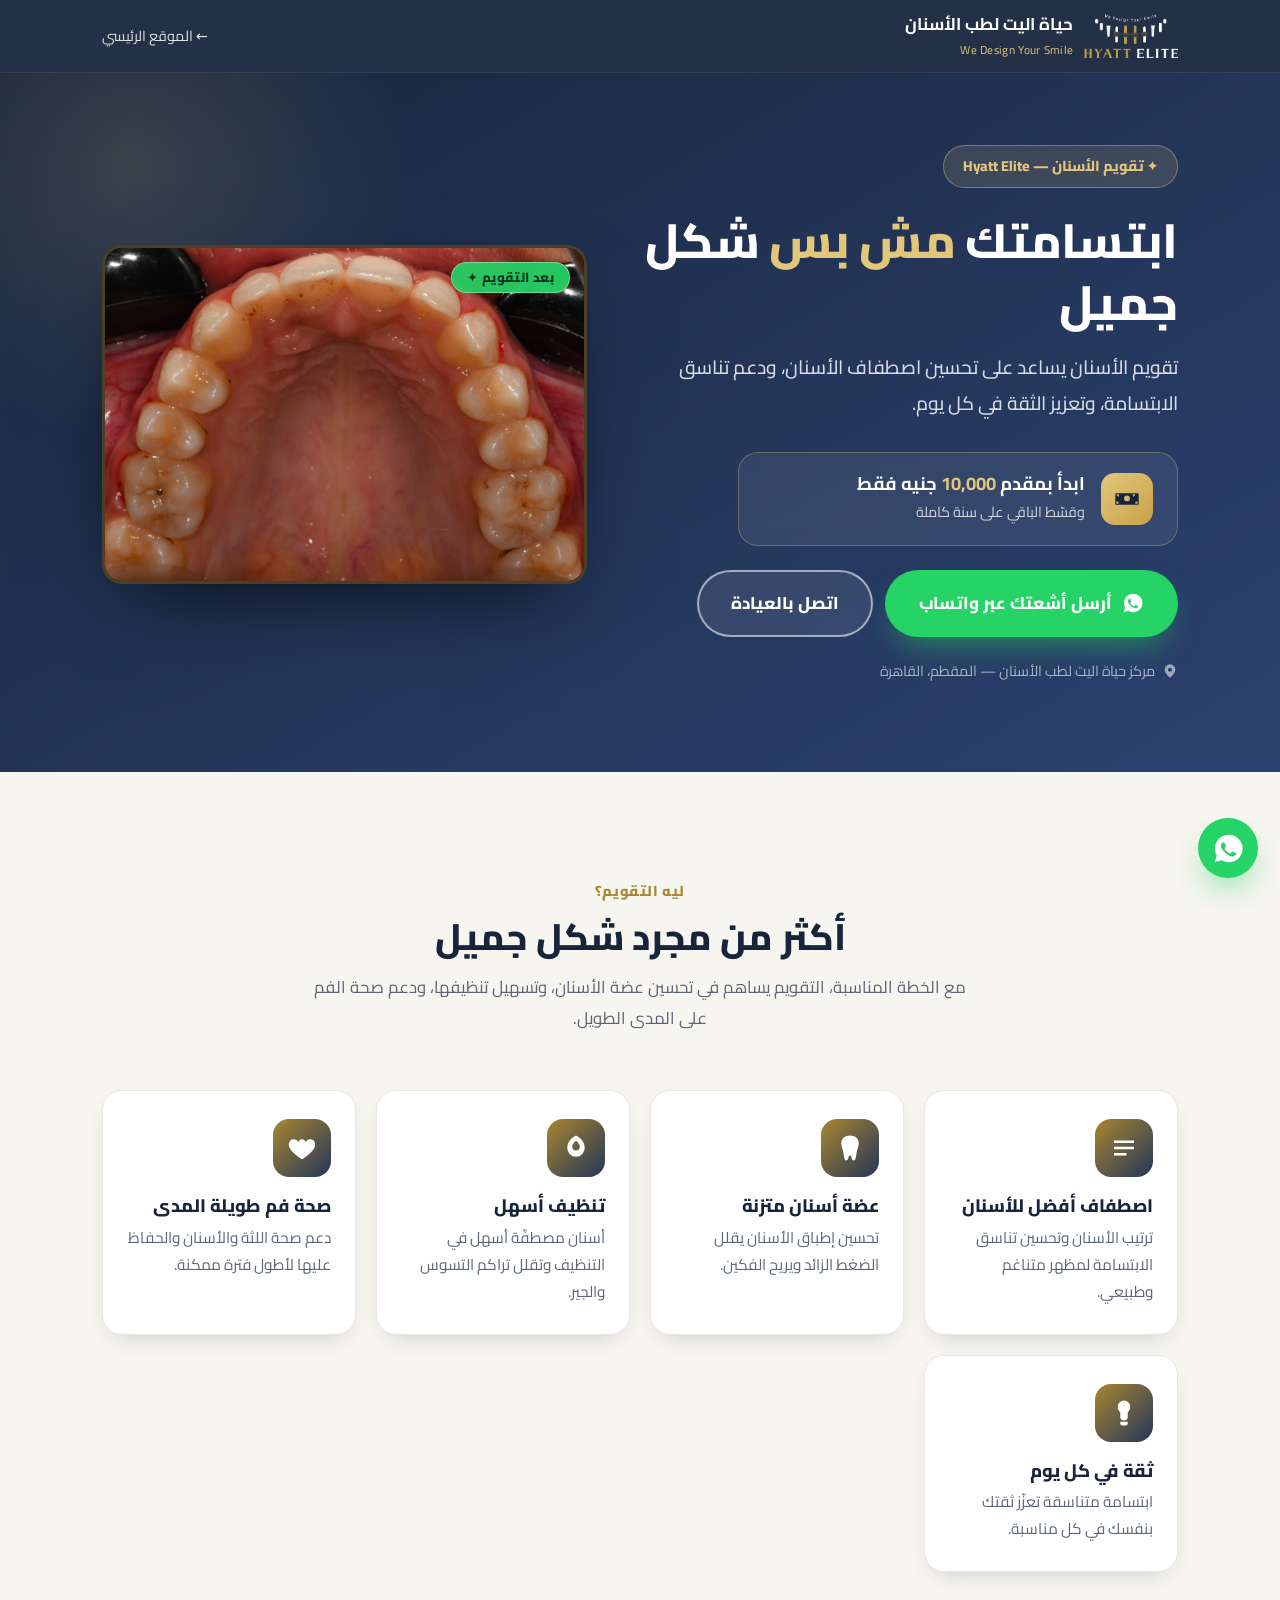
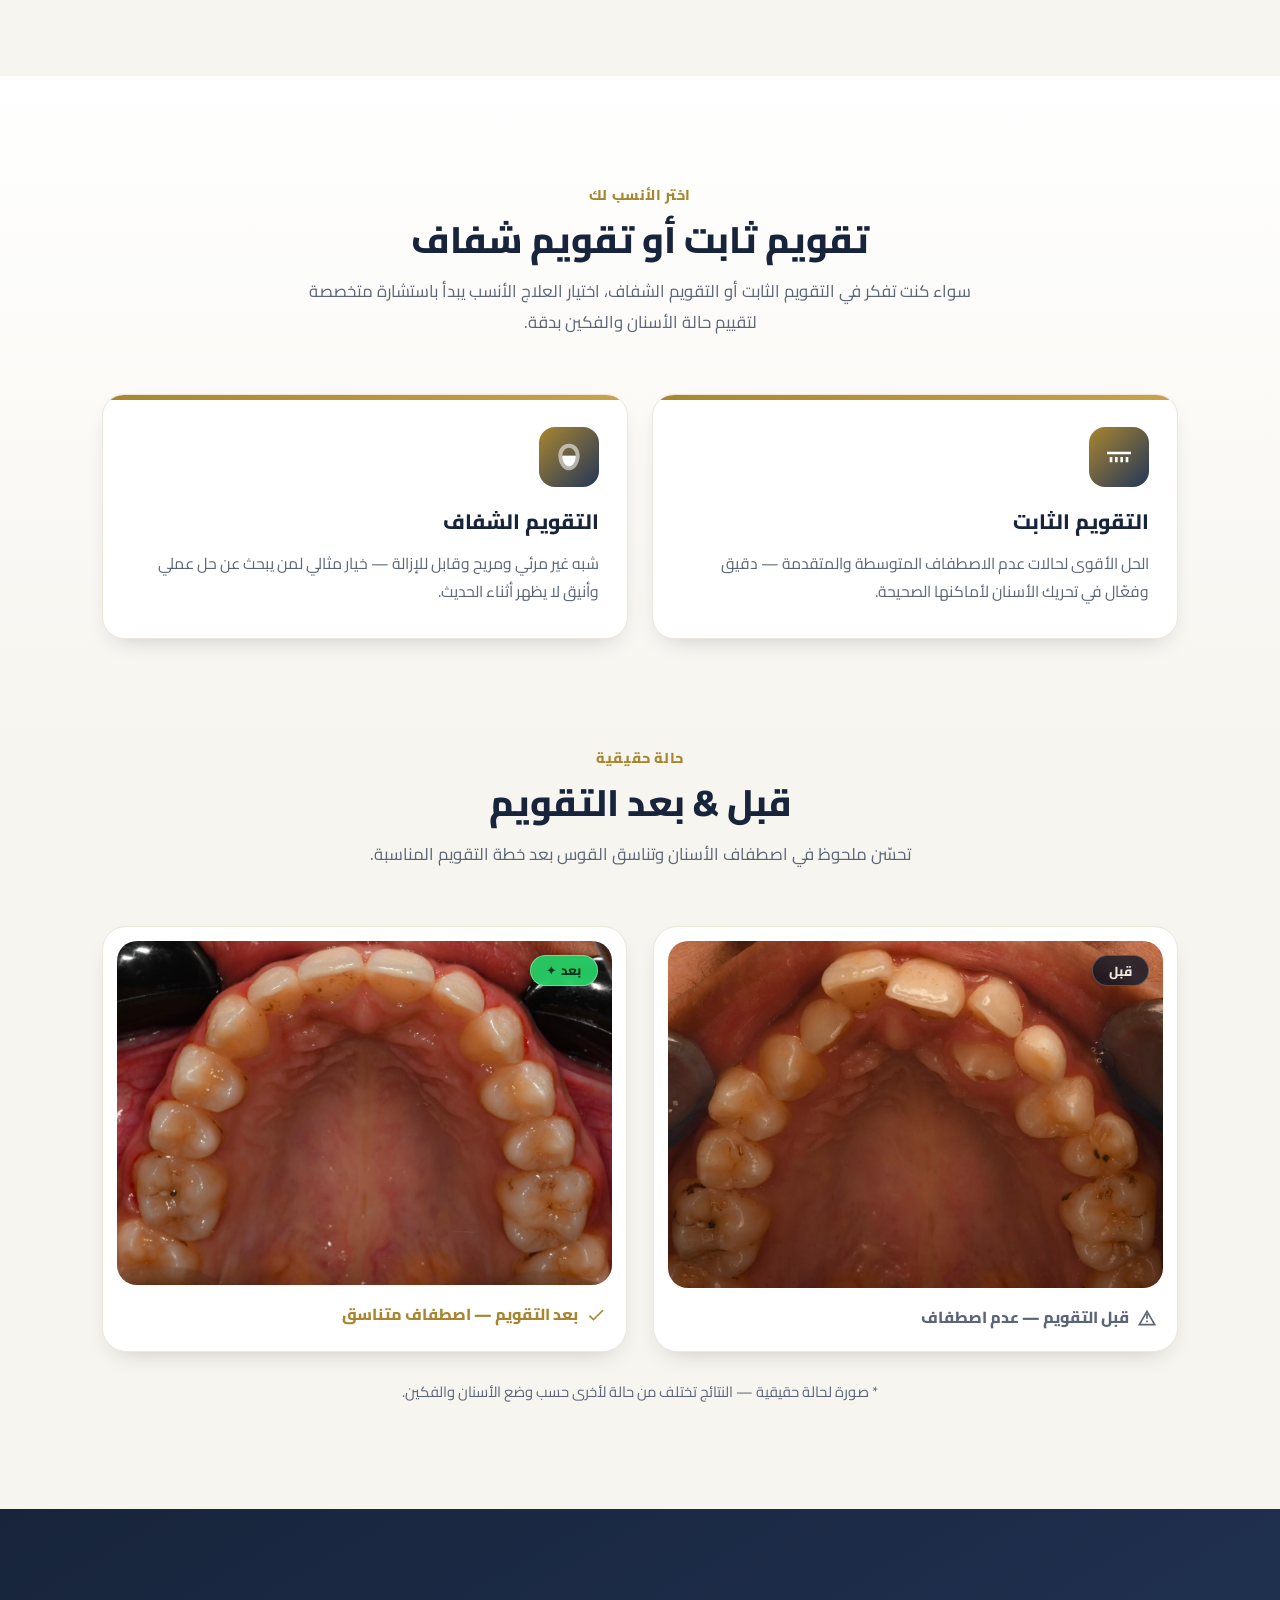
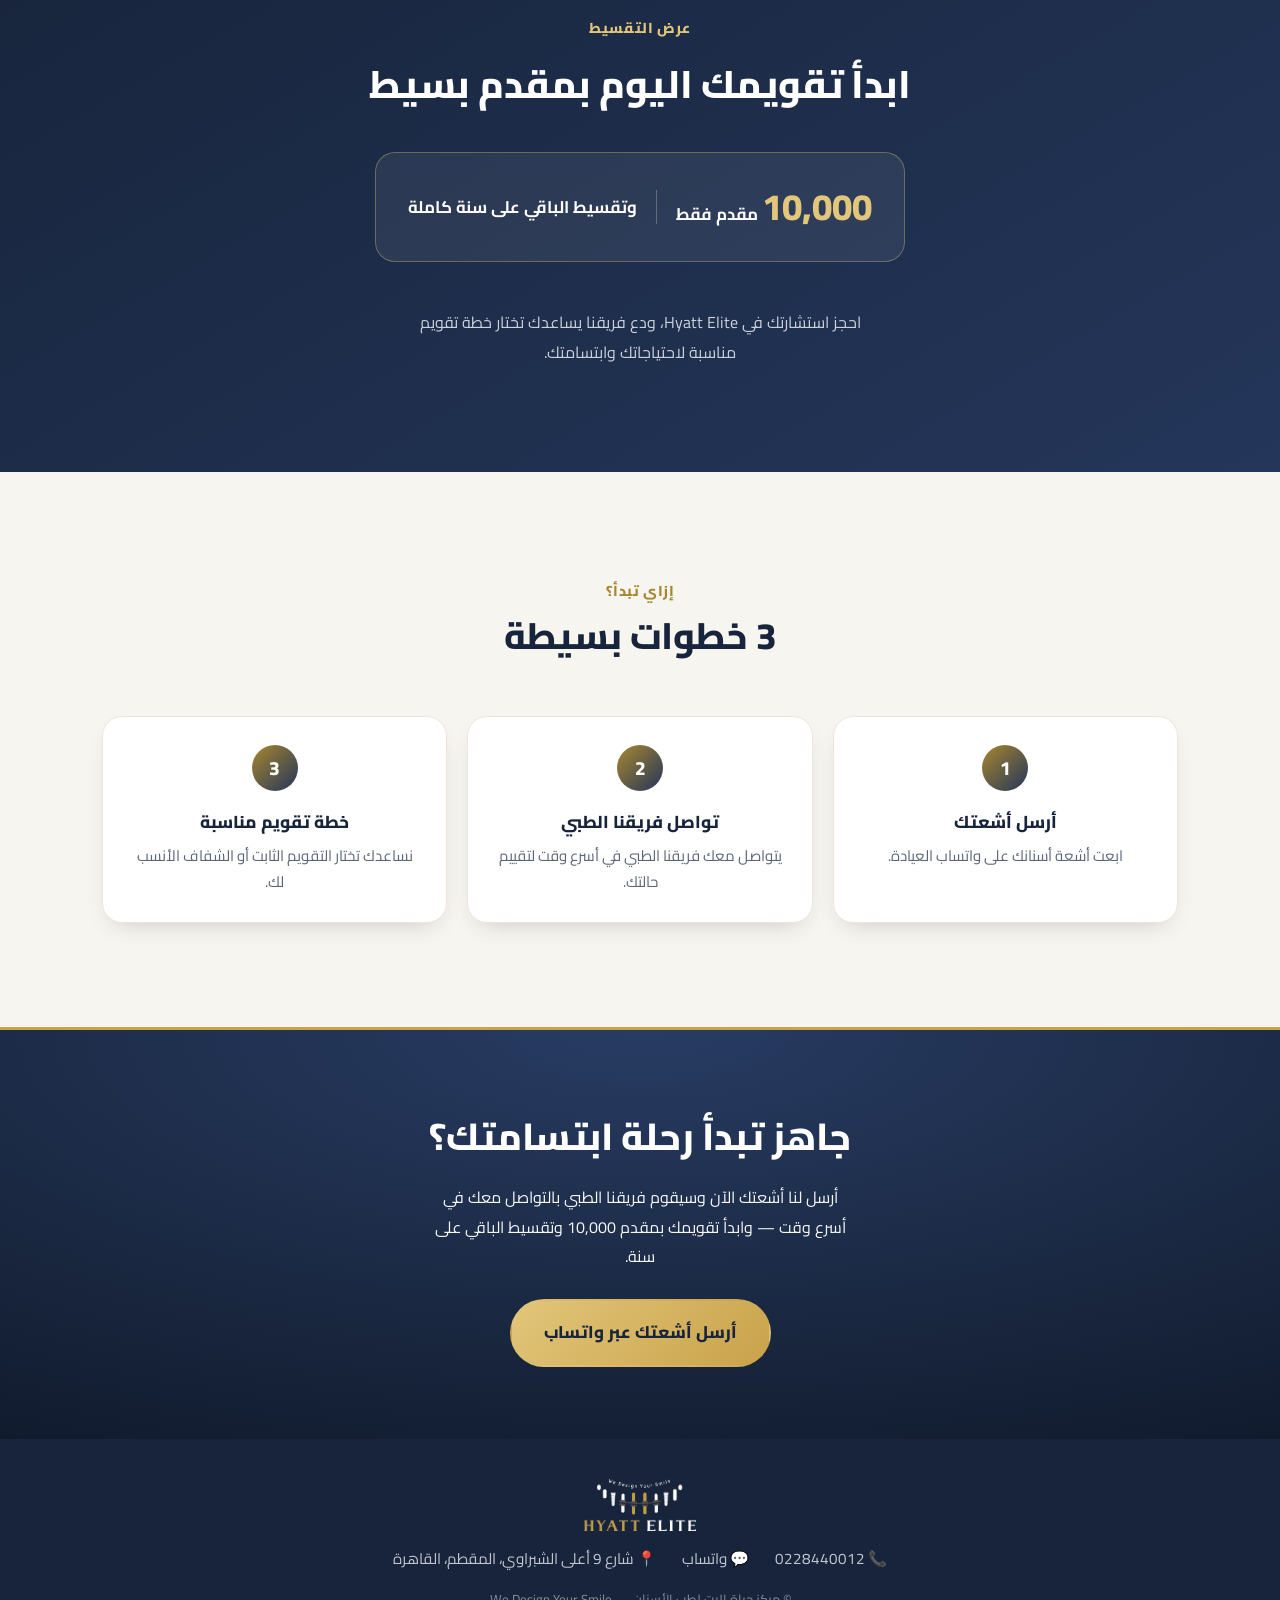
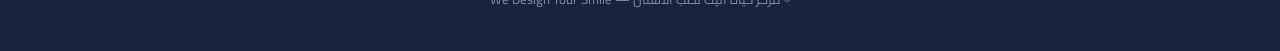
<file: ortho/egypt/index.html>
<!DOCTYPE html>
<html lang="ar" dir="rtl">
<head>
<meta charset="UTF-8">
<meta name="viewport" content="width=device-width, initial-scale=1.0">
<title>تقويم الأسنان — احجز استشارتك | حياة اليت لطب الأسنان</title>
<meta name="description" content="تقويم الأسنان في مركز حياة اليت لطب الأسنان — تحسين اصطفاف الأسنان والعضة وتناسق الابتسامة. تقويم ثابت أو شفاف. ابدأ بمقدم 10,000 وقسّط الباقي على سنة. أرسل أشعتك ويتواصل معك فريقنا الطبي.">
<link rel="icon" href="../../icon.png">
<meta property="og:title" content="تقويم الأسنان — حياة اليت لطب الأسنان">
<meta property="og:description" content="ابتسامتك مش بس شكل جميل — ابدأ تقويمك بمقدم 10,000 وقسّط الباقي على سنة. أرسل أشعتك الآن.">
<meta property="og:image" content="https://hyattelitedc.com/ortho/egypt/assets/ortho-after.jpg">
<meta property="og:url" content="https://hyattelitedc.com/ortho/egypt/">
<link rel="preconnect" href="https://fonts.googleapis.com">
<link rel="preconnect" href="https://fonts.gstatic.com" crossorigin>
<link href="https://fonts.googleapis.com/css2?family=Cairo:wght@400;500;600;700;800&family=Marcellus&display=swap" rel="stylesheet">
<style>
:root{
  --navy:#24365a; --navy-deep:#17243b; --teal:#a8862f;
  --gold:#c9a24a; --gold-soft:#e2c67a; --red:#c9a24a;
  --ink:#17243b; --muted:#5b6577; --cream:#f7f5ef; --line:#ece7db;
  --shadow:0 20px 55px -22px rgba(23,36,59,.42);
  --shadow-sm:0 10px 26px -14px rgba(23,36,59,.30);
  --radius:20px; --maxw:1120px;
  --sp:clamp(64px,9vw,104px);
}
*{margin:0;padding:0;box-sizing:border-box}
html{scroll-behavior:smooth}
body{font-family:"Cairo",system-ui,Tahoma,sans-serif;color:var(--ink);background:var(--cream);line-height:1.85;overflow-x:hidden;-webkit-font-smoothing:antialiased}
a{color:inherit;text-decoration:none}
img{max-width:100%;display:block}
.wrap{max-width:var(--maxw);margin:0 auto;padding:0 22px}
.btn{display:inline-flex;align-items:center;justify-content:center;gap:.6rem;padding:1rem 2rem;border-radius:999px;font-weight:800;font-size:1.06rem;transition:transform .25s,box-shadow .25s,background .25s;cursor:pointer;border:2px solid transparent}
.btn svg{width:22px;height:22px;fill:currentColor}
.btn-wa{background:#25d366;color:#fff;box-shadow:0 16px 32px -12px rgba(37,211,102,.6)}
.btn-wa:hover{transform:translateY(-3px);box-shadow:0 20px 40px -12px rgba(37,211,102,.7)}
.btn-gold{background:linear-gradient(135deg,var(--gold-soft),var(--gold));color:#17243b}
.btn-gold:hover{transform:translateY(-3px);box-shadow:var(--shadow)}
.btn-line{border-color:rgba(255,255,255,.55);color:#fff;background:rgba(255,255,255,.08)}
.btn-line:hover{background:#fff;color:var(--navy)}

/* header */
.hd{position:sticky;top:0;z-index:50;background:rgba(23,36,59,.94);backdrop-filter:blur(12px);color:#fff;border-bottom:1px solid rgba(255,255,255,.08)}
.hd .wrap{display:flex;align-items:center;justify-content:space-between;padding-block:.65rem}
.hd .lg{display:flex;align-items:center;gap:.65rem}
.hd .lg img{height:44px}
.hd .lg b{font-size:1.06rem;line-height:1.1}
.hd .lg small{display:block;font-size:.72rem;color:var(--gold-soft);letter-spacing:.3px}
.hd .back{font-size:.9rem;opacity:.85;transition:.25s}
.hd .back:hover{color:var(--gold-soft);opacity:1}

/* before/after primitive */
.ba{position:relative;border-radius:var(--radius);overflow:hidden;background:#000;line-height:0}
.ba>img{width:100%;height:auto;display:block;background:#000}
.ba .tag{position:absolute;top:14px;z-index:2;font-size:.82rem;font-weight:800;letter-spacing:.4px;padding:.34rem .95rem;border-radius:999px;line-height:1.4;backdrop-filter:blur(4px)}
.ba .tag.before{right:14px;background:rgba(12,20,36,.78);color:#ece7db;border:1px solid rgba(255,255,255,.22)}
.ba .tag.after{right:14px;background:rgba(37,211,102,.92);color:#08351b;border:1px solid rgba(255,255,255,.35)}

/* hero */
.hero{background:linear-gradient(150deg,var(--navy-deep),var(--navy) 55%,#2b4170);color:#fff;position:relative;overflow:hidden}
.hero::before{content:"";position:absolute;width:560px;height:560px;border-radius:50%;background:radial-gradient(circle,rgba(226,198,122,.16),transparent 70%);top:-190px;left:-150px}
.hero .wrap{padding:clamp(48px,7vw,72px) 22px clamp(60px,8vw,88px);display:grid;grid-template-columns:1.05fr .95fr;gap:clamp(32px,5vw,54px);align-items:center;position:relative}
.hero-copy{text-align:right}
.badge{display:inline-flex;align-items:center;gap:.5rem;background:rgba(226,198,122,.14);border:1px solid rgba(226,198,122,.42);color:var(--gold-soft);padding:.45rem 1.15rem;border-radius:999px;font-weight:800;font-size:.9rem;margin-bottom:1.4rem}
.hero h1{font-size:clamp(1.85rem,4.6vw,3rem);font-weight:800;line-height:1.28;letter-spacing:-.3px}
.hero h1 .hl{color:var(--gold-soft)}
.hero .sub{font-size:clamp(1.02rem,2.2vw,1.2rem);color:#d7dce4;margin-top:1rem;font-weight:500;line-height:1.9;max-width:48ch}
.offer-box{margin:1.9rem 0 1.5rem;display:flex;align-items:center;gap:1rem;background:rgba(255,255,255,.07);border:1px solid rgba(226,198,122,.3);border-radius:20px;padding:18px 24px;backdrop-filter:blur(8px);max-width:440px}
.offer-box .oi{width:52px;height:52px;flex:none;border-radius:14px;background:linear-gradient(135deg,var(--gold-soft),var(--gold));display:grid;place-items:center}
.offer-box .oi svg{width:28px;height:28px;fill:#17243b}
.offer-box .ot b{display:block;font-size:1.15rem;color:#fff;line-height:1.4}
.offer-box .ot b .amt{color:var(--gold-soft);font-variant-numeric:tabular-nums}
.offer-box .ot small{font-size:.9rem;color:#d0d5de}
.hero-cta{display:flex;gap:.8rem;flex-wrap:wrap;margin-top:.3rem}
.hero-note{margin-top:1.3rem;font-size:.9rem;color:#adb5c3;display:flex;align-items:center;gap:.45rem}
.hero-note svg{width:16px;height:16px;fill:currentColor;opacity:.9}
.hero-media{position:relative}
.hero-media .ba{box-shadow:0 34px 80px -28px rgba(0,0,0,.75);border:3px solid rgba(226,198,122,.32)}

/* sections */
.sec{padding:var(--sp) 0}
.s-head{text-align:center;max-width:680px;margin:0 auto clamp(40px,5vw,56px)}
.s-head .eye{display:inline-block;color:var(--teal);font-weight:800;font-size:.9rem;letter-spacing:.6px;margin-bottom:.4rem}
.s-head h2{font-size:clamp(1.55rem,3.4vw,2.3rem);font-weight:800;color:var(--navy-deep);line-height:1.35}
.s-head p{color:var(--muted);margin-top:.7rem;font-size:1.05rem;line-height:1.85}

/* benefits */
.ben-grid{display:grid;grid-template-columns:repeat(auto-fit,minmax(230px,1fr));gap:20px}
.ben{background:#fff;border:1px solid var(--line);border-radius:var(--radius);padding:28px 24px;box-shadow:var(--shadow-sm);transition:transform .3s,box-shadow .3s}
.ben:hover{transform:translateY(-6px);box-shadow:var(--shadow)}
.ben .ic{width:58px;height:58px;border-radius:16px;background:linear-gradient(135deg,var(--teal),var(--navy));display:grid;place-items:center;margin-bottom:1rem}
.ben .ic svg{width:30px;height:30px;fill:#fff}
.ben h3{font-size:1.13rem;font-weight:800;color:var(--navy-deep);line-height:1.4}
.ben p{color:var(--muted);font-size:.96rem;margin-top:.4rem;line-height:1.75}

/* types */
.types{background:linear-gradient(180deg,#fff,var(--cream))}
.types-grid{display:grid;grid-template-columns:1fr 1fr;gap:24px}
.type{background:#fff;border:1px solid var(--line);border-radius:calc(var(--radius) + 2px);padding:32px 28px;box-shadow:var(--shadow-sm);position:relative;overflow:hidden}
.type::before{content:"";position:absolute;top:0;right:0;width:100%;height:5px;background:linear-gradient(90deg,var(--teal),var(--gold))}
.type .ic{width:60px;height:60px;border-radius:16px;background:linear-gradient(135deg,var(--teal),var(--navy));display:grid;place-items:center;margin-bottom:1rem}
.type .ic svg{width:32px;height:32px;fill:#fff}
.type h3{font-size:1.3rem;font-weight:800;color:var(--navy-deep)}
.type p{color:var(--muted);margin-top:.5rem;font-size:.98rem;line-height:1.8}

/* gallery */
.g-grid{display:grid;grid-template-columns:repeat(2,1fr);gap:clamp(18px,2.5vw,26px)}
.g-card{background:#fff;border:1px solid var(--line);border-radius:calc(var(--radius) + 4px);padding:14px;box-shadow:var(--shadow-sm);transition:transform .3s,box-shadow .3s}
.g-card:hover{transform:translateY(-6px);box-shadow:var(--shadow)}
.g-card .cap{display:flex;align-items:center;gap:.5rem;padding:.9rem .4rem .3rem;font-weight:800;font-size:1rem}
.g-card .cap svg{width:20px;height:20px;flex:none}
.g-card.b .cap{color:var(--muted)}.g-card.b .cap svg{fill:var(--muted)}
.g-card.a .cap{color:var(--teal)}.g-card.a .cap svg{fill:var(--teal)}
.g-note{text-align:center;color:var(--muted);font-size:.92rem;margin-top:1.6rem}

/* consult / offer band */
.band{background:linear-gradient(150deg,var(--navy-deep),var(--navy));color:#fff;text-align:center}
.band .wrap{padding:var(--sp) 22px}
.band .eye{color:var(--gold-soft);font-weight:800;font-size:.9rem;letter-spacing:.6px}
.band h2{font-size:clamp(1.6rem,3.6vw,2.4rem);font-weight:800;margin-top:.4rem}
.band p{color:#cbd0da;max-width:52ch;margin:1rem auto 0;line-height:1.9}
.band .big-offer{display:inline-flex;flex-wrap:wrap;align-items:center;justify-content:center;gap:.6rem 1.2rem;margin:2rem auto 1.8rem;background:rgba(255,255,255,.07);border:1px solid rgba(226,198,122,.35);border-radius:20px;padding:20px 32px}
.band .big-offer .dp{font-size:clamp(1.6rem,4vw,2.3rem);font-weight:800;color:var(--gold-soft);font-variant-numeric:tabular-nums}
.band .big-offer .txt{font-size:1.05rem;font-weight:700}
.band .big-offer .sep{width:1px;height:34px;background:rgba(255,255,255,.25)}

/* steps */
.steps{display:grid;grid-template-columns:repeat(auto-fit,minmax(210px,1fr));gap:20px;counter-reset:st}
.step{background:#fff;border:1px solid var(--line);border-radius:var(--radius);padding:28px 24px;text-align:center;box-shadow:var(--shadow-sm)}
.step::before{counter-increment:st;content:counter(st);width:46px;height:46px;border-radius:50%;background:linear-gradient(135deg,var(--teal),var(--navy));color:#fff;font-weight:800;font-size:1.2rem;display:grid;place-items:center;margin:0 auto .9rem}
.step h3{font-size:1.08rem;font-weight:800;color:var(--navy-deep)}
.step p{color:var(--muted);font-size:.94rem;margin-top:.35rem;line-height:1.7}

/* final */
.final{background:radial-gradient(120% 140% at 50% 0%,#283c63,var(--navy-deep) 60%,#0c1424);border-top:3px solid var(--gold);color:#fff;text-align:center}
.final .wrap{padding:clamp(52px,7vw,72px) 22px}
.final h2{font-size:clamp(1.55rem,3.6vw,2.35rem);font-weight:800}
.final p{margin:.7rem auto 1.7rem;opacity:.96;max-width:46ch;line-height:1.85}

/* footer */
.ft{background:var(--navy-deep);color:#c0c6d1;text-align:center;padding:40px 22px}
.ft img{height:52px;margin:0 auto 14px}
.ft .row{display:flex;gap:1.6rem;justify-content:center;flex-wrap:wrap;font-size:.95rem;margin-bottom:.9rem}
.ft .row a,.ft .row span{display:inline-flex;align-items:center;gap:.4rem}
.ft a:hover{color:var(--gold-soft)}
.ft .cp{font-size:.82rem;opacity:.65}

/* floating wa */
.wa-f{position:fixed;bottom:22px;right:22px;width:60px;height:60px;border-radius:50%;background:#25d366;display:grid;place-items:center;z-index:70;box-shadow:0 16px 32px -10px rgba(37,211,102,.65);animation:bob 2.8s ease-in-out infinite}
.wa-f svg{width:33px;height:33px;fill:#fff}
@keyframes bob{0%,100%{transform:translateY(0)}50%{transform:translateY(-7px)}}

.reveal{opacity:1;transform:none;transition:opacity .7s cubic-bezier(.16,.84,.44,1),transform .7s cubic-bezier(.16,.84,.44,1)}
html.anim-on .reveal{opacity:0;transform:translateY(28px)}
html.anim-on .reveal.in{opacity:1;transform:none}
@media(prefers-reduced-motion:reduce){html.anim-on .reveal{opacity:1;transform:none;transition:none}.wa-f{animation:none}}

@media(max-width:860px){
  .hero .wrap{grid-template-columns:1fr;text-align:center}
  .hero-copy{text-align:center}
  .hero .sub{margin-inline:auto}
  .offer-box{margin-inline:auto;text-align:right}
  .hero-note{justify-content:center}
  .hero-media{max-width:480px;margin:0 auto}
  .types-grid{grid-template-columns:1fr}
  .g-grid{grid-template-columns:1fr;max-width:520px;margin-inline:auto}
}
@media(max-width:600px){.hd .lg b{font-size:.94rem}}
</style>
</head>
<body>

<header class="hd">
  <div class="wrap">
    <a class="lg" href="../../">
      <img src="../../logo_white.png" alt="حياة اليت لطب الأسنان">
      <span><b>حياة اليت لطب الأسنان</b><small>We Design Your Smile</small></span>
    </a>
    <a class="back" href="../../">← الموقع الرئيسي</a>
  </div>
</header>

<section class="hero">
  <div class="wrap">
    <div class="hero-copy">
      <span class="badge">✦ تقويم الأسنان — Hyatt Elite</span>
      <h1>ابتسامتك <span class="hl">مش بس</span> شكل جميل</h1>
      <p class="sub">تقويم الأسنان يساعد على تحسين اصطفاف الأسنان، ودعم تناسق الابتسامة، وتعزيز الثقة في كل يوم.</p>
      <div class="offer-box">
        <div class="oi"><svg viewBox="0 0 24 24"><path d="M21 7H3a1 1 0 0 0-1 1v8a1 1 0 0 0 1 1h18a1 1 0 0 0 1-1V8a1 1 0 0 0-1-1zm-9 7a2.5 2.5 0 1 1 0-5 2.5 2.5 0 0 1 0 5zM5 10a2 2 0 0 1-2-2h2zm14-2a2 2 0 0 1-2 2V8zM3 14a2 2 0 0 1 2 2H3zm16 2a2 2 0 0 1 2-2v2z"/></svg></div>
        <div class="ot"><b>ابدأ بمقدم <span class="amt">10,000</span> جنيه فقط</b><small>وقسّط الباقي على سنة كاملة</small></div>
      </div>
      <div class="hero-cta">
        <a class="btn btn-wa" href="https://wa.me/201003033566?text=%D8%A7%D9%84%D8%B3%D9%84%D8%A7%D9%85%20%D8%B9%D9%84%D9%8A%D9%83%D9%85%D8%8C%20%D8%A3%D8%B1%D8%BA%D8%A8%20%D9%81%D9%8A%20%D8%A7%D8%B3%D8%AA%D8%B4%D8%A7%D8%B1%D8%A9%20%D8%AA%D9%82%D9%88%D9%8A%D9%85%20%D8%A7%D9%84%D8%A3%D8%B3%D9%86%D8%A7%D9%86%20%D9%88%D8%A5%D8%B1%D8%B3%D8%A7%D9%84%20%D8%A3%D8%B4%D8%B9%D8%AA%D9%8A" target="_blank" rel="noopener">
          <svg viewBox="0 0 24 24"><path d="M12 2a10 10 0 0 0-8.6 15l-1.3 4.8 4.9-1.3A10 10 0 1 0 12 2zm5.4 14.4c-.2.6-1.3 1.2-1.8 1.3-.5.1-1.1.1-1.7-.1-.4-.1-1-.3-1.6-.6-2.8-1.2-4.6-4-4.7-4.2-.1-.1-1.1-1.4-1.1-2.7s.7-1.9.9-2.2c.2-.3.5-.3.7-.3h.5c.2 0 .4-.1.6.4.3.5.8 1.8.9 2 .1.1.1.3 0 .5-.1.2-.2.3-.3.5l-.5.5c-.1.1-.3.3-.1.6.2.3.7 1.2 1.6 2 1.1 1 2 1.3 2.3 1.4.3.2.4.1.6 0 .1-.2.6-.7.8-1 .1-.4.3-.3.6-.2.3.1 1.7.7 2 .9.3.1.5.2.6.3.1.1.1.7-.1 1.3z"/></svg>
          أرسل أشعتك عبر واتساب
        </a>
        <a class="btn btn-line" href="tel:0228440012">اتصل بالعيادة</a>
      </div>
      <p class="hero-note"><svg viewBox="0 0 24 24"><path d="M12 2a8 8 0 0 0-8 8c0 5.4 8 12 8 12s8-6.6 8-12a8 8 0 0 0-8-8zm0 11a3 3 0 1 1 0-6 3 3 0 0 1 0 6z"/></svg> مركز حياة اليت لطب الأسنان — المقطم، القاهرة</p>
    </div>
    <div class="hero-media">
      <div class="ba">
        <span class="tag after">بعد التقويم ✦</span>
        <img src="assets/ortho-after.jpg?v=2" alt="اصطفاف الأسنان بعد تقويم الأسنان في حياة اليت" width="1280" height="890">
      </div>
    </div>
  </div>
</section>

<!-- Benefits -->
<section class="sec">
  <div class="wrap">
    <div class="s-head reveal">
      <span class="eye">ليه التقويم؟</span>
      <h2>أكثر من مجرد شكل جميل</h2>
      <p>مع الخطة المناسبة، التقويم يساهم في تحسين عضة الأسنان، وتسهيل تنظيفها، ودعم صحة الفم على المدى الطويل.</p>
    </div>
    <div class="ben-grid">
      <div class="ben reveal">
        <div class="ic"><svg viewBox="0 0 24 24"><path d="M4 6h16v2H4zm0 5h16v2H4zm0 5h10v2H4z"/></svg></div>
        <h3>اصطفاف أفضل للأسنان</h3>
        <p>ترتيب الأسنان وتحسين تناسق الابتسامة لمظهر متناغم وطبيعي.</p>
      </div>
      <div class="ben reveal">
        <div class="ic"><svg viewBox="0 0 24 24"><path d="M12 2C8 2 5 4.5 5 8c0 2.5 1 4.5 1.5 6.5.5 2 .5 7.5 2.5 7.5s1.5-4 3-4 1 4 3 4 2-5.5 2.5-7.5C18 12.5 19 10.5 19 8c0-3.5-3-6-7-6z"/></svg></div>
        <h3>عضة أسنان متزنة</h3>
        <p>تحسين إطباق الأسنان يقلل الضغط الزائد ويريح الفكين.</p>
      </div>
      <div class="ben reveal">
        <div class="ic"><svg viewBox="0 0 24 24"><path d="M12 2s7 3 7 10a7 7 0 0 1-14 0c0-7 7-10 7-10zm0 4c-2 2-3 3-3 5a3 3 0 0 0 6 0c0-2-1-3-3-5z"/></svg></div>
        <h3>تنظيف أسهل</h3>
        <p>أسنان مصطفّة أسهل في التنظيف وتقلل تراكم التسوس والجير.</p>
      </div>
      <div class="ben reveal">
        <div class="ic"><svg viewBox="0 0 24 24"><path d="M12 21s-7.5-4.6-10-9.3C.6 8.6 2 5 5.3 5c1.9 0 3.2 1 3.7 2.3C9.5 6 10.8 5 12 5s2.5 1 3 2.3C15.5 6 16.8 5 18.7 5 22 5 23.4 8.6 22 11.7 19.5 16.4 12 21 12 21z"/></svg></div>
        <h3>صحة فم طويلة المدى</h3>
        <p>دعم صحة اللثة والأسنان والحفاظ عليها لأطول فترة ممكنة.</p>
      </div>
      <div class="ben reveal">
        <div class="ic"><svg viewBox="0 0 24 24"><path d="M12 2a5 5 0 0 0-5 5c0 2 1 3.5 2 4.5V15a3 3 0 0 0 6 0v-3.5c1-1 2-2.5 2-4.5a5 5 0 0 0-5-5zM9 19h6v1a2 2 0 0 1-2 2h-2a2 2 0 0 1-2-2z"/></svg></div>
        <h3>ثقة في كل يوم</h3>
        <p>ابتسامة متناسقة تعزّز ثقتك بنفسك في كل مناسبة.</p>
      </div>
    </div>
  </div>
</section>

<!-- Types -->
<section class="types sec">
  <div class="wrap">
    <div class="s-head reveal">
      <span class="eye">اختر الأنسب لك</span>
      <h2>تقويم ثابت أو تقويم شفاف</h2>
      <p>سواء كنت تفكر في التقويم الثابت أو التقويم الشفاف، اختيار العلاج الأنسب يبدأ باستشارة متخصصة لتقييم حالة الأسنان والفكين بدقة.</p>
    </div>
    <div class="types-grid">
      <div class="type reveal">
        <div class="ic"><svg viewBox="0 0 24 24"><path d="M3 8h18v2H3zm2 4h2v4H5zm4 0h2v4H9zm4 0h2v4h-2zm4 0h2v4h-2z"/></svg></div>
        <h3>التقويم الثابت</h3>
        <p>الحل الأقوى لحالات عدم الاصطفاف المتوسطة والمتقدمة — دقيق وفعّال في تحريك الأسنان لأماكنها الصحيحة.</p>
      </div>
      <div class="type reveal">
        <div class="ic"><svg viewBox="0 0 24 24"><path d="M12 2C7 2 4 6 4 11s3 11 8 11 8-6 8-11-3-9-8-9zm0 3c3 0 5 3 5 6H7c0-3 2-6 5-6z" opacity=".55"/><path d="M7 11h10c0 4-2 8-5 8s-5-4-5-8z"/></svg></div>
        <h3>التقويم الشفاف</h3>
        <p>شبه غير مرئي ومريح وقابل للإزالة — خيار مثالي لمن يبحث عن حل عملي وأنيق لا يظهر أثناء الحديث.</p>
      </div>
    </div>
  </div>
</section>

<!-- Before/After gallery -->
<section class="sec" style="padding-top:0">
  <div class="wrap">
    <div class="s-head reveal">
      <span class="eye">حالة حقيقية</span>
      <h2>قبل &amp; بعد التقويم</h2>
      <p>تحسّن ملحوظ في اصطفاف الأسنان وتناسق القوس بعد خطة التقويم المناسبة.</p>
    </div>
    <div class="g-grid">
      <figure class="g-card b reveal">
        <div class="ba"><span class="tag before">قبل</span>
          <img src="assets/ortho-before.jpg?v=2" alt="اصطفاف الأسنان قبل التقويم" width="1280" height="898"></div>
        <figcaption class="cap"><svg viewBox="0 0 24 24"><path d="M11 7h2v6h-2zm0 8h2v2h-2z"/><path d="M12 2 1 21h22L12 2zm0 4 7.5 13h-15z"/></svg> قبل التقويم — عدم اصطفاف</figcaption>
      </figure>
      <figure class="g-card a reveal">
        <div class="ba"><span class="tag after">بعد ✦</span>
          <img src="assets/ortho-after.jpg?v=2" alt="اصطفاف الأسنان بعد التقويم" width="1280" height="890"></div>
        <figcaption class="cap"><svg viewBox="0 0 24 24"><path d="M9 16.2 4.8 12l-1.4 1.4L9 19 21 7l-1.4-1.4z"/></svg> بعد التقويم — اصطفاف متناسق</figcaption>
      </figure>
    </div>
    <p class="g-note">* صورة لحالة حقيقية — النتائج تختلف من حالة لأخرى حسب وضع الأسنان والفكين.</p>
  </div>
</section>

<!-- Offer band -->
<section class="band">
  <div class="wrap">
    <span class="eye reveal">عرض التقسيط</span>
    <h2 class="reveal">ابدأ تقويمك اليوم بمقدم بسيط</h2>
    <div class="big-offer reveal">
      <span><span class="dp">10,000</span> <span class="txt">مقدم فقط</span></span>
      <span class="sep"></span>
      <span class="txt">وتقسيط الباقي على سنة كاملة</span>
    </div>
    <p class="reveal">احجز استشارتك في Hyatt Elite، ودع فريقنا يساعدك تختار خطة تقويم مناسبة لاحتياجاتك وابتسامتك.</p>
  </div>
</section>

<!-- Steps -->
<section class="sec">
  <div class="wrap">
    <div class="s-head reveal">
      <span class="eye">إزاي تبدأ؟</span>
      <h2>3 خطوات بسيطة</h2>
    </div>
    <div class="steps">
      <div class="step reveal"><h3>أرسل أشعتك</h3><p>ابعت أشعة أسنانك على واتساب العيادة.</p></div>
      <div class="step reveal"><h3>تواصل فريقنا الطبي</h3><p>يتواصل معك فريقنا الطبي في أسرع وقت لتقييم حالتك.</p></div>
      <div class="step reveal"><h3>خطة تقويم مناسبة</h3><p>نساعدك تختار التقويم الثابت أو الشفاف الأنسب لك.</p></div>
    </div>
  </div>
</section>

<!-- Final CTA -->
<section class="final">
  <div class="wrap">
    <h2 class="reveal">جاهز تبدأ رحلة ابتسامتك؟</h2>
    <p class="reveal">أرسل لنا أشعتك الآن وسيقوم فريقنا الطبي بالتواصل معك في أسرع وقت — وابدأ تقويمك بمقدم 10,000 وتقسيط الباقي على سنة.</p>
    <a class="btn btn-gold reveal" href="https://wa.me/201003033566?text=%D8%A7%D9%84%D8%B3%D9%84%D8%A7%D9%85%20%D8%B9%D9%84%D9%8A%D9%83%D9%85%D8%8C%20%D8%A3%D8%B1%D8%BA%D8%A8%20%D9%81%D9%8A%20%D8%A7%D8%B3%D8%AA%D8%B4%D8%A7%D8%B1%D8%A9%20%D8%AA%D9%82%D9%88%D9%8A%D9%85%20%D8%A7%D9%84%D8%A3%D8%B3%D9%86%D8%A7%D9%86%20%D9%88%D8%A5%D8%B1%D8%B3%D8%A7%D9%84%20%D8%A3%D8%B4%D8%B9%D8%AA%D9%8A" target="_blank" rel="noopener">أرسل أشعتك عبر واتساب</a>
  </div>
</section>

<footer class="ft">
  <img src="../../logo_white.png" alt="حياة اليت">
  <div class="row">
    <a href="tel:0228440012">📞 0228440012</a>
    <a href="https://wa.me/201003033566" target="_blank" rel="noopener">💬 واتساب</a>
    <span>📍 شارع 9 أعلى الشبراوي، المقطم، القاهرة</span>
  </div>
  <p class="cp">© مركز حياة اليت لطب الأسنان — We Design Your Smile</p>
</footer>

<a class="wa-f" href="https://wa.me/201003033566?text=%D8%A7%D9%84%D8%B3%D9%84%D8%A7%D9%85%20%D8%B9%D9%84%D9%8A%D9%83%D9%85%D8%8C%20%D8%A3%D8%B1%D8%BA%D8%A8%20%D9%81%D9%8A%20%D8%A7%D8%B3%D8%AA%D8%B4%D8%A7%D8%B1%D8%A9%20%D8%AA%D9%82%D9%88%D9%8A%D9%85%20%D8%A7%D9%84%D8%A3%D8%B3%D9%86%D8%A7%D9%86" target="_blank" rel="noopener" aria-label="تواصل عبر واتساب">
  <svg viewBox="0 0 24 24"><path d="M12 2a10 10 0 0 0-8.6 15l-1.3 4.8 4.9-1.3A10 10 0 1 0 12 2zm5.4 14.4c-.2.6-1.3 1.2-1.8 1.3-.5.1-1.1.1-1.7-.1-.4-.1-1-.3-1.6-.6-2.8-1.2-4.6-4-4.7-4.2-.1-.1-1.1-1.4-1.1-2.7s.7-1.9.9-2.2c.2-.3.5-.3.7-.3h.5c.2 0 .4-.1.6.4.3.5.8 1.8.9 2 .1.1.1.3 0 .5-.1.2-.2.3-.3.5l-.5.5c-.1.1-.3.3-.1.6.2.3.7 1.2 1.6 2 1.1 1 2 1.3 2.3 1.4.3.2.4.1.6 0 .1-.2.6-.7.8-1 .1-.4.3-.3.6-.2.3.1 1.7.7 2 .9.3.1.5.2.6.3.1.1.1.7-.1 1.3z"/></svg>
</a>

<script>
/* Scroll-reveal animation intentionally disabled: all content stays visible by default
   so images and sections always render regardless of JavaScript or observer support. */
</script>
</body>
</html>
</file>
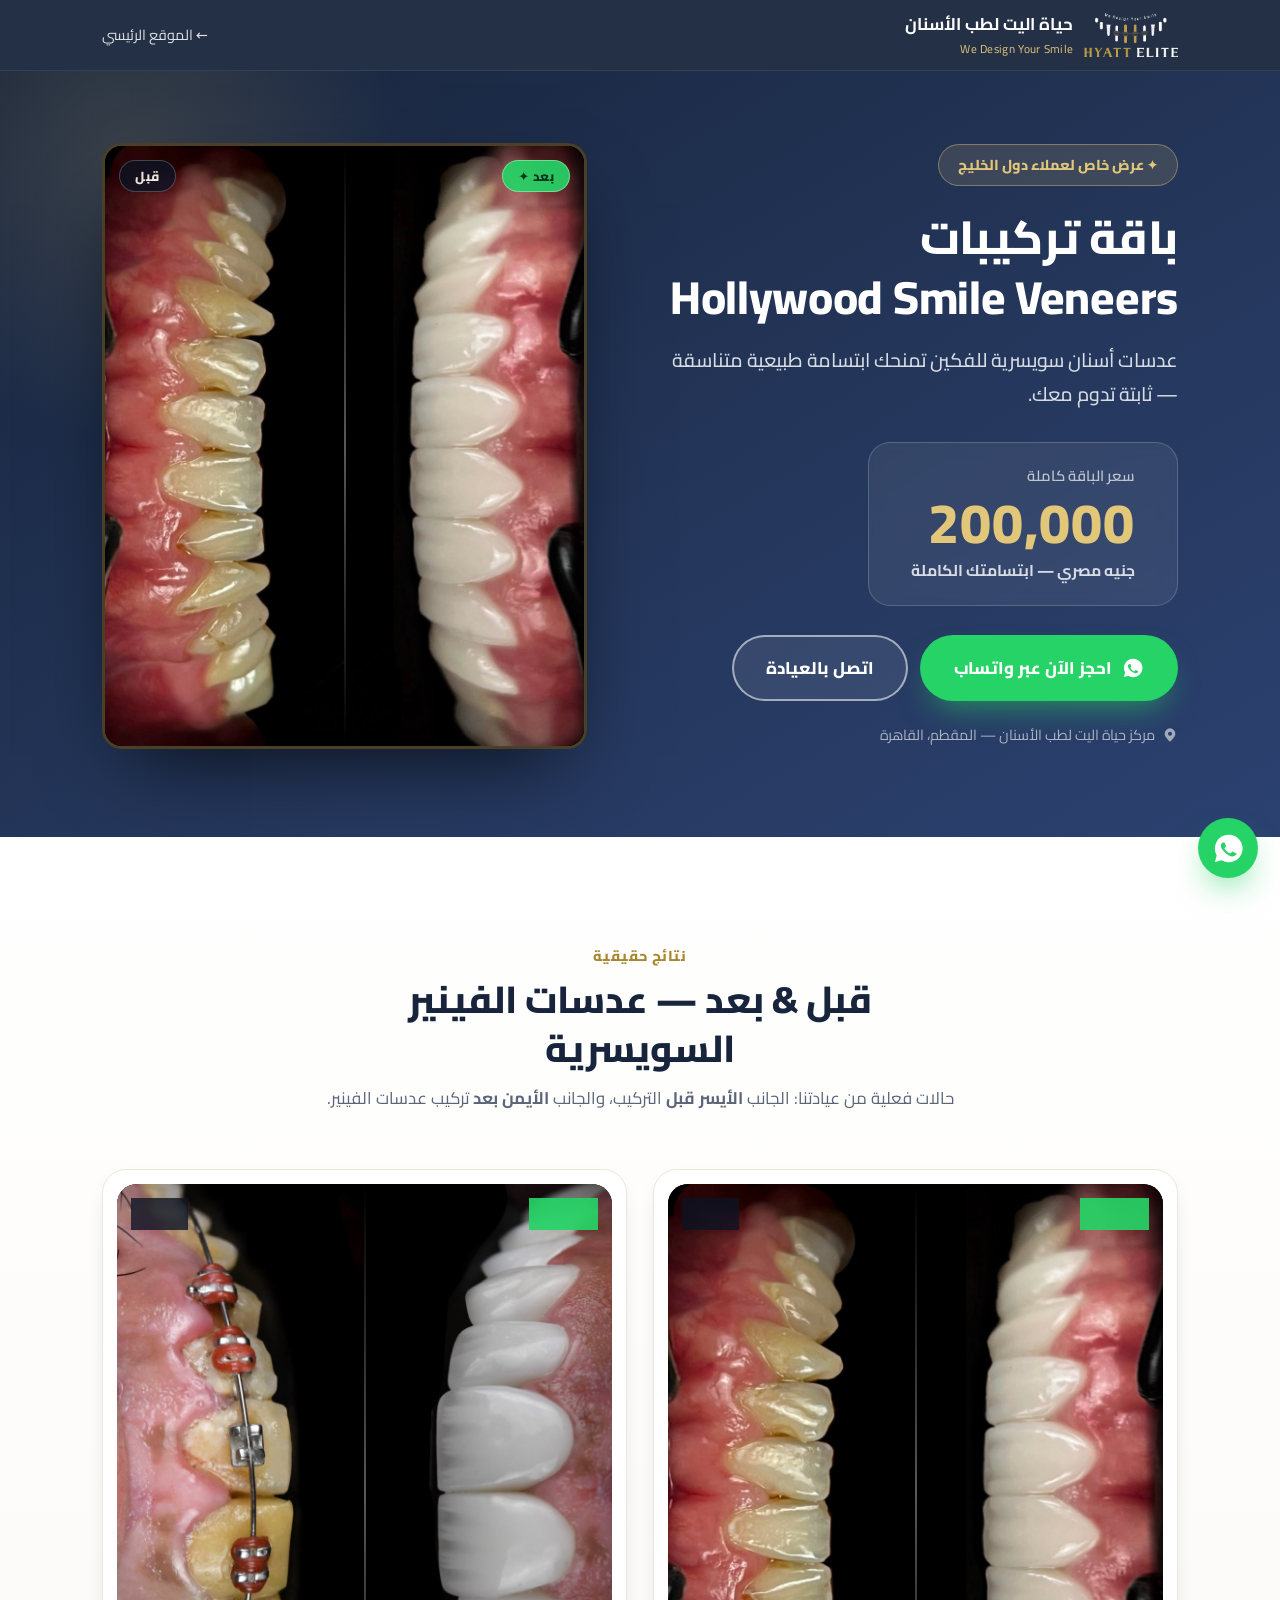
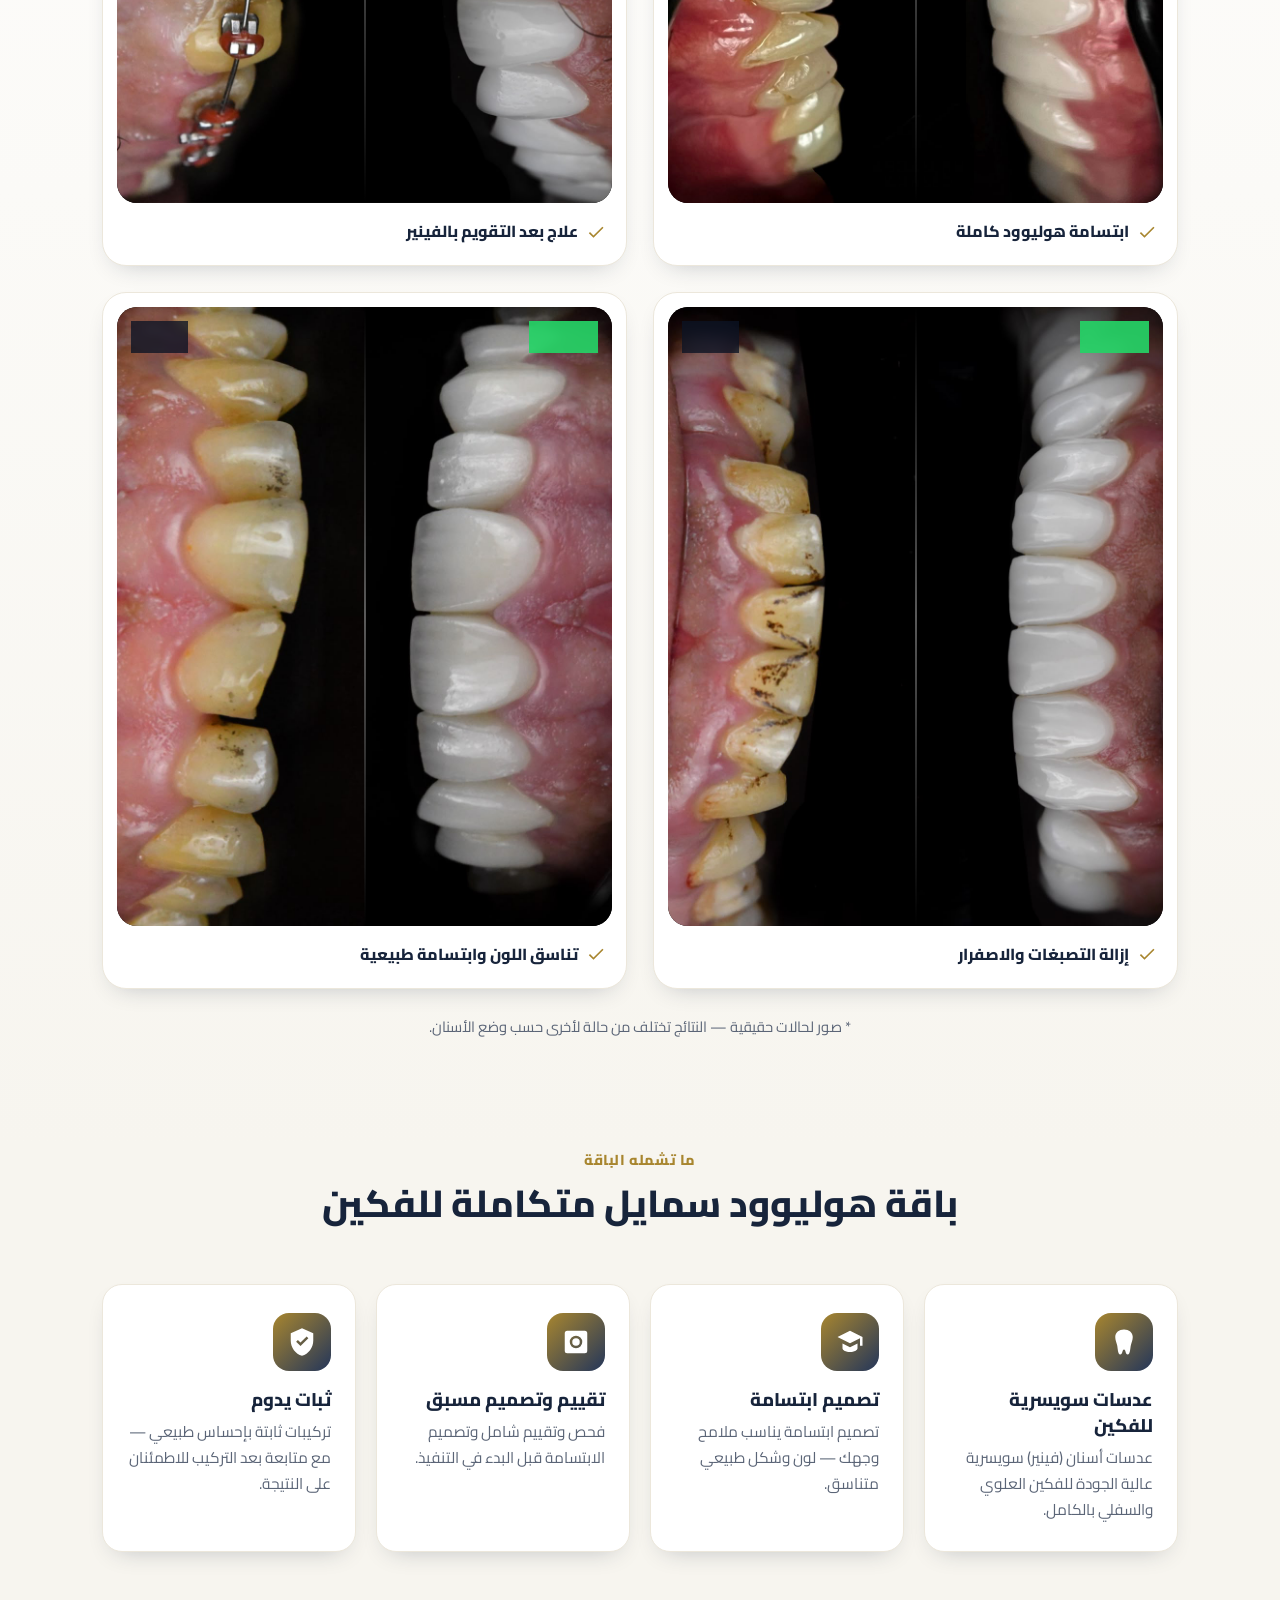
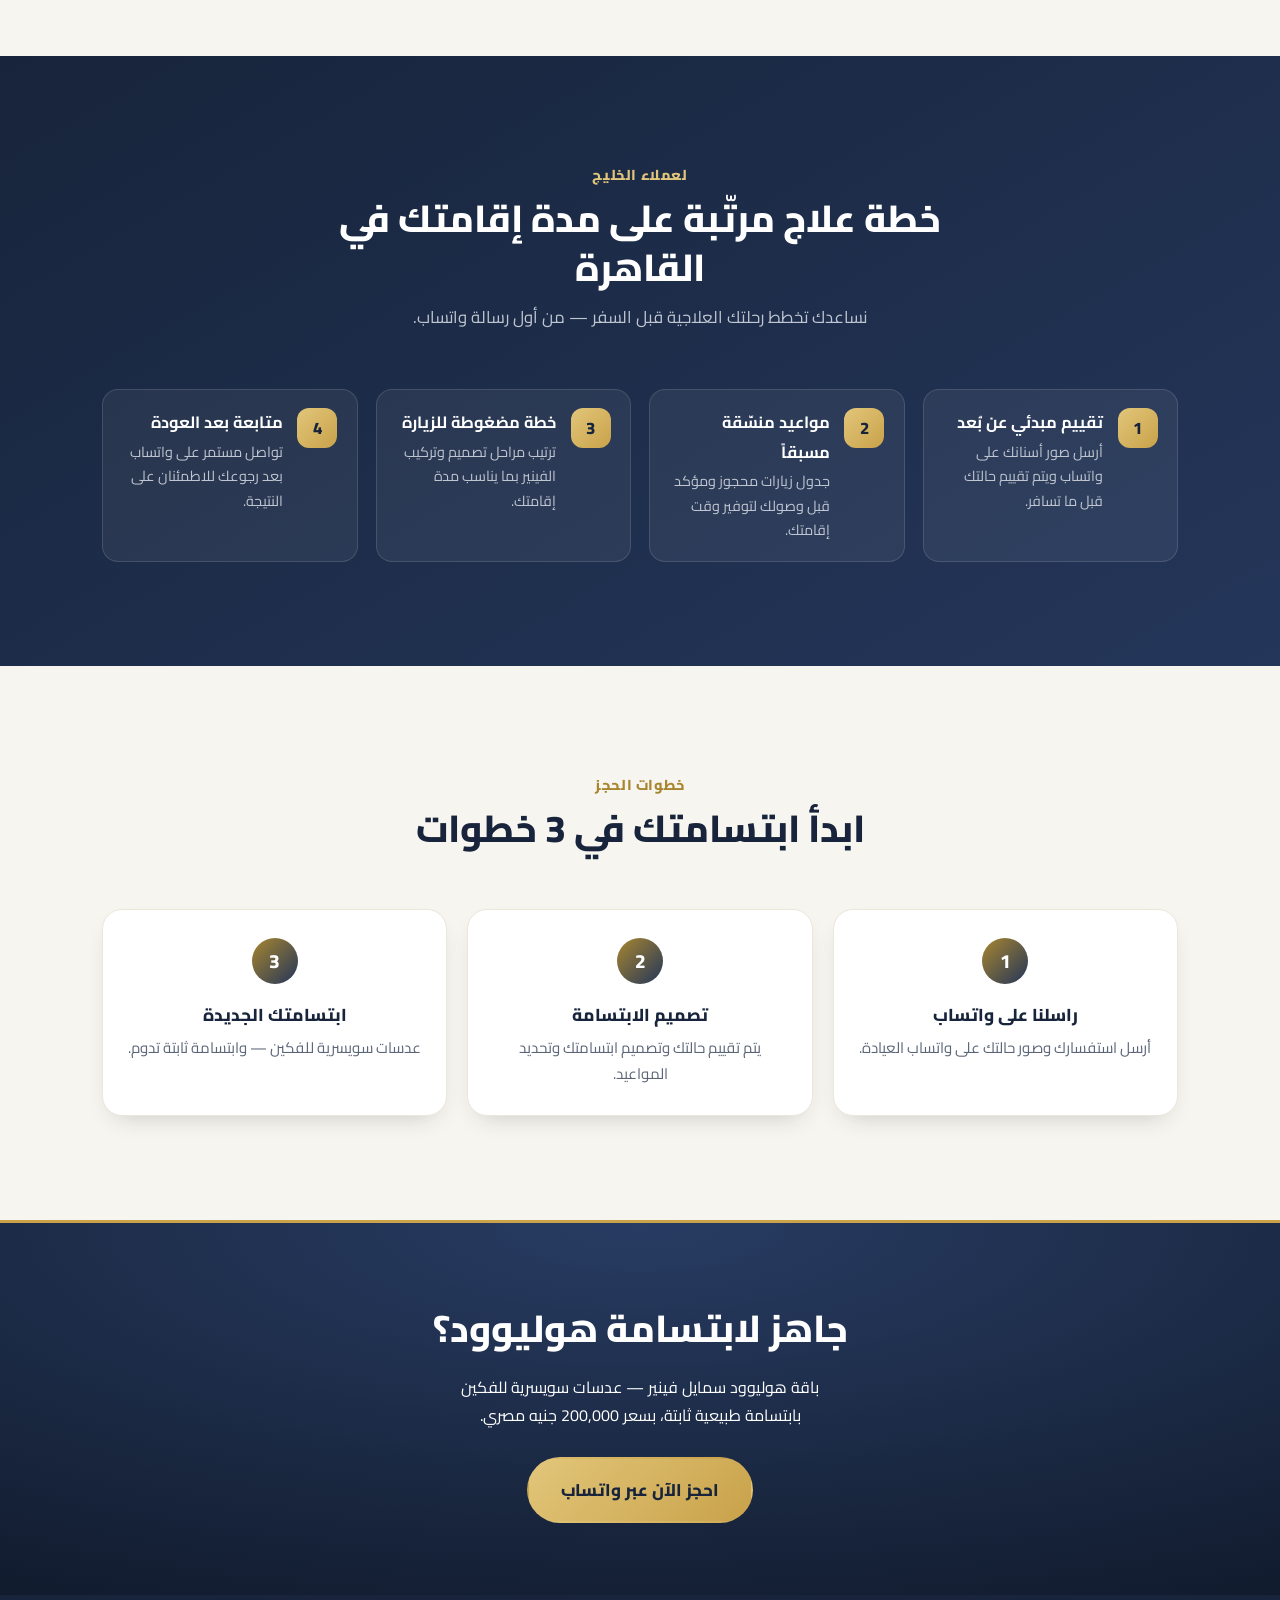
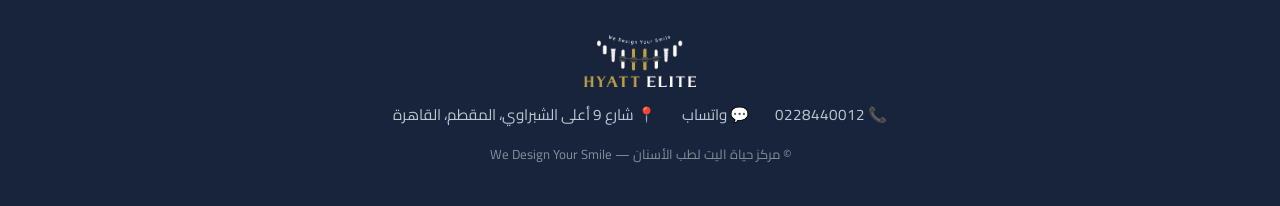
<file: smile/gulf-offer/index.html>
<!DOCTYPE html>
<html lang="ar" dir="rtl">
<head>
<meta charset="UTF-8">
<meta name="viewport" content="width=device-width, initial-scale=1.0">
<title>باقة هوليوود سمايل فينير — عرض الخليج | حياة اليت لطب الأسنان</title>
<meta name="description" content="باقة تركيبات Hollywood Smile Veneers لعملاء الخليج — عدسات أسنان سويسرية للفكين لابتسامة طبيعية ثابتة تدوم، بسعر 200,000 جنيه مصري في مركز حياة اليت لطب الأسنان بالمقطم، القاهرة.">
<link rel="icon" href="../../icon.png">
<meta property="og:title" content="باقة هوليوود سمايل فينير — عرض الخليج | حياة اليت">
<meta property="og:description" content="عدسات أسنان سويسرية للفكين لابتسامة طبيعية — 200,000 جنيه مصري. احجز عبر واتساب.">
<meta property="og:image" content="https://hyattelitedc.com/smile/gulf-offer/assets/case-1.jpg">
<meta property="og:url" content="https://hyattelitedc.com/smile/gulf-offer/">
<link rel="preconnect" href="https://fonts.googleapis.com">
<link rel="preconnect" href="https://fonts.gstatic.com" crossorigin>
<link href="https://fonts.googleapis.com/css2?family=Cairo:wght@400;500;600;700;800&family=Marcellus&display=swap" rel="stylesheet">
<style>
:root{
  --navy:#24365a; --navy-deep:#17243b; --teal:#a8862f;
  --gold:#c9a24a; --gold-soft:#e2c67a; --red:#c9a24a;
  --ink:#17243b; --muted:#5b6577; --cream:#f7f5ef; --line:#ece7db;
  --shadow:0 20px 55px -22px rgba(23,36,59,.42);
  --shadow-sm:0 10px 26px -14px rgba(23,36,59,.30);
  --radius:20px; --maxw:1120px;
  --sp:clamp(64px,9vw,104px);          /* section rhythm */
}
*{margin:0;padding:0;box-sizing:border-box}
html{scroll-behavior:smooth}
body{font-family:"Cairo",system-ui,Tahoma,sans-serif;color:var(--ink);background:var(--cream);line-height:1.8;overflow-x:hidden;-webkit-font-smoothing:antialiased}
a{color:inherit;text-decoration:none}
img{max-width:100%;display:block}
.wrap{max-width:var(--maxw);margin:0 auto;padding:0 22px}
.measure{max-width:60ch;margin-inline:auto}
.btn{display:inline-flex;align-items:center;justify-content:center;gap:.6rem;padding:1rem 2rem;border-radius:999px;font-weight:800;font-size:1.06rem;transition:transform .25s,box-shadow .25s,background .25s;cursor:pointer;border:2px solid transparent}
.btn svg{width:22px;height:22px;fill:currentColor}
.btn-wa{background:#25d366;color:#fff;box-shadow:0 16px 32px -12px rgba(37,211,102,.6)}
.btn-wa:hover{transform:translateY(-3px);box-shadow:0 20px 40px -12px rgba(37,211,102,.7)}
.btn-gold{background:linear-gradient(135deg,var(--gold-soft),var(--gold));color:#17243b}
.btn-gold:hover{transform:translateY(-3px);box-shadow:var(--shadow)}
.btn-line{border-color:rgba(255,255,255,.55);color:#fff;background:rgba(255,255,255,.08)}
.btn-line:hover{background:#fff;color:var(--navy)}

/* header */
.hd{position:sticky;top:0;z-index:50;background:rgba(23,36,59,.94);backdrop-filter:blur(12px);color:#fff;border-bottom:1px solid rgba(255,255,255,.08)}
.hd .wrap{display:flex;align-items:center;justify-content:space-between;padding-block:.65rem}
.hd .lg{display:flex;align-items:center;gap:.65rem}
.hd .lg img{height:44px}
.hd .lg b{font-size:1.06rem;line-height:1.1}
.hd .lg small{display:block;font-size:.72rem;color:var(--gold-soft);letter-spacing:.3px}
.hd .back{font-size:.9rem;opacity:.85;transition:.25s}
.hd .back:hover{color:var(--gold-soft);opacity:1}

/* before/after primitive (physical left = before, physical right = after) */
.ba{position:relative;border-radius:var(--radius);overflow:hidden;background:#000;line-height:0}
.ba>img{width:100%;height:100%;object-fit:contain;background:#000}
.ba .tag{position:absolute;top:14px;z-index:2;font-size:.82rem;font-weight:800;letter-spacing:.4px;padding:.34rem .95rem;border-radius:999px;line-height:1.4;backdrop-filter:blur(4px)}
.ba .tag.before{left:14px;background:rgba(12,20,36,.78);color:#ece7db;border:1px solid rgba(255,255,255,.22)}
.ba .tag.after{right:14px;background:rgba(37,211,102,.92);color:#08351b;border:1px solid rgba(255,255,255,.35)}
.ba .divider{position:absolute;top:0;bottom:0;left:50%;width:2px;transform:translateX(-50%);background:linear-gradient(180deg,transparent,rgba(255,255,255,.35),transparent);z-index:1}

/* hero */
.hero{background:linear-gradient(150deg,var(--navy-deep),var(--navy) 55%,#2b4170);color:#fff;position:relative;overflow:hidden}
.hero::before{content:"";position:absolute;width:560px;height:560px;border-radius:50%;background:radial-gradient(circle,rgba(226,198,122,.16),transparent 70%);top:-190px;left:-150px}
.hero .wrap{padding:clamp(48px,7vw,72px) 22px clamp(60px,8vw,88px);display:grid;grid-template-columns:1.05fr .95fr;gap:clamp(32px,5vw,54px);align-items:center;position:relative}
.hero-copy{text-align:right}
.badge{display:inline-flex;align-items:center;gap:.5rem;background:rgba(226,198,122,.14);border:1px solid rgba(226,198,122,.42);color:var(--gold-soft);padding:.45rem 1.15rem;border-radius:999px;font-weight:800;font-size:.9rem;margin-bottom:1.4rem}
.hero h1{font-size:clamp(1.75rem,4.4vw,2.9rem);font-weight:800;line-height:1.28;letter-spacing:-.3px}
.hero .sub{font-size:clamp(1.02rem,2.2vw,1.22rem);color:#d7dce4;margin-top:1rem;font-weight:500;line-height:1.75;max-width:46ch}
.price-box{margin:1.9rem 0 1.5rem;display:inline-block;background:rgba(255,255,255,.07);border:1px solid rgba(255,255,255,.18);border-radius:22px;padding:20px 42px;backdrop-filter:blur(8px)}
.price-box .lbl{font-size:.92rem;color:#c0c6d1;font-weight:600;margin-bottom:.15rem}
.price-box .val{font-size:clamp(2.3rem,6.5vw,3.5rem);font-weight:800;color:var(--gold-soft);line-height:1.12;font-variant-numeric:tabular-nums;letter-spacing:1px}
.price-box .cur{font-size:.98rem;color:#d7dce4;font-weight:700;margin-top:.15rem}
.hero-cta{display:flex;gap:.8rem;flex-wrap:wrap;margin-top:.3rem}
.hero-note{margin-top:1.3rem;font-size:.9rem;color:#adb5c3;display:flex;align-items:center;gap:.45rem}
.hero-note svg{width:16px;height:16px;fill:currentColor;opacity:.9}
.hero-media{position:relative}
.hero-media .ba{box-shadow:0 34px 80px -28px rgba(0,0,0,.75);border:3px solid rgba(226,198,122,.32)}

/* sections */
.sec{padding:var(--sp) 0}
.s-head{text-align:center;max-width:640px;margin:0 auto clamp(40px,5vw,56px)}
.s-head .eye{display:inline-block;color:var(--teal);font-weight:800;font-size:.9rem;letter-spacing:.6px;margin-bottom:.4rem}
.s-head h2{font-size:clamp(1.6rem,3.4vw,2.35rem);font-weight:800;color:var(--navy-deep);line-height:1.3}
.s-head p{color:var(--muted);margin-top:.7rem;font-size:1.05rem;line-height:1.75}

/* gallery */
.gallery{background:linear-gradient(180deg,#fff,var(--cream))}
.g-grid{display:grid;grid-template-columns:repeat(2,1fr);gap:clamp(18px,2.5vw,26px)}
.g-card{background:#fff;border:1px solid var(--line);border-radius:calc(var(--radius) + 4px);padding:14px;box-shadow:var(--shadow-sm);transition:transform .3s,box-shadow .3s}
.g-card:hover{transform:translateY(-6px);box-shadow:var(--shadow)}
.g-card .ba{aspect-ratio:auto}
.g-card .cap{display:flex;align-items:center;gap:.5rem;padding:.9rem .4rem .3rem;color:var(--navy-deep);font-weight:800;font-size:1rem}
.g-card .cap svg{width:20px;height:20px;fill:var(--teal);flex:none}
.g-note{text-align:center;color:var(--muted);font-size:.92rem;margin-top:1.6rem}

/* include */
.inc-grid{display:grid;grid-template-columns:repeat(auto-fit,minmax(232px,1fr));gap:20px}
.inc{background:#fff;border:1px solid var(--line);border-radius:var(--radius);padding:28px 24px;box-shadow:var(--shadow-sm);transition:transform .3s,box-shadow .3s}
.inc:hover{transform:translateY(-6px);box-shadow:var(--shadow)}
.inc .ic{width:58px;height:58px;border-radius:16px;background:linear-gradient(135deg,var(--teal),var(--navy));display:grid;place-items:center;margin-bottom:1rem}
.inc .ic svg{width:30px;height:30px;fill:#fff}
.inc h3{font-size:1.15rem;font-weight:800;color:var(--navy-deep);line-height:1.4}
.inc p{color:var(--muted);font-size:.96rem;margin-top:.4rem;line-height:1.7}

/* gulf */
.gulf{background:linear-gradient(150deg,var(--navy-deep),var(--navy));color:#fff}
.gulf .s-head h2{color:#fff}
.gulf .s-head .eye{color:var(--gold-soft)}
.gulf .s-head p{color:#c0c6d1}
.gulf-grid{display:grid;grid-template-columns:repeat(auto-fit,minmax(240px,1fr));gap:18px}
.gf{display:flex;gap:.9rem;align-items:flex-start;background:rgba(255,255,255,.06);border:1px solid rgba(255,255,255,.13);border-radius:16px;padding:1.15rem 1.2rem}
.gf .n{width:40px;height:40px;flex:none;border-radius:12px;background:linear-gradient(135deg,var(--gold-soft),var(--gold));color:#17243b;font-weight:800;display:grid;place-items:center;font-size:1.05rem}
.gf b{display:block;font-size:1.02rem;margin-bottom:.15rem}
.gf small{color:#c0c6d1;font-size:.9rem;line-height:1.7;display:block}

/* steps */
.steps{display:grid;grid-template-columns:repeat(auto-fit,minmax(210px,1fr));gap:20px;counter-reset:st}
.step{background:#fff;border:1px solid var(--line);border-radius:var(--radius);padding:28px 24px;text-align:center;box-shadow:var(--shadow-sm)}
.step::before{counter-increment:st;content:counter(st);width:46px;height:46px;border-radius:50%;background:linear-gradient(135deg,var(--teal),var(--navy));color:#fff;font-weight:800;font-size:1.2rem;display:grid;place-items:center;margin:0 auto .9rem}
.step h3{font-size:1.08rem;font-weight:800;color:var(--navy-deep)}
.step p{color:var(--muted);font-size:.94rem;margin-top:.35rem;line-height:1.7}

/* final cta */
.final{background:radial-gradient(120% 140% at 50% 0%,#283c63,var(--navy-deep) 60%,#0c1424);border-top:3px solid var(--gold);color:#fff;text-align:center}
.final .wrap{padding:clamp(52px,7vw,72px) 22px}
.final h2{font-size:clamp(1.55rem,3.6vw,2.35rem);font-weight:800}
.final p{margin:.7rem auto 1.7rem;opacity:.96;max-width:44ch;line-height:1.75}

/* footer */
.ft{background:var(--navy-deep);color:#c0c6d1;text-align:center;padding:40px 22px}
.ft img{height:52px;margin:0 auto 14px}
.ft .row{display:flex;gap:1.6rem;justify-content:center;flex-wrap:wrap;font-size:.95rem;margin-bottom:.9rem}
.ft .row a,.ft .row span{display:inline-flex;align-items:center;gap:.4rem}
.ft a:hover{color:var(--gold-soft)}
.ft .cp{font-size:.82rem;opacity:.65}

/* floating wa */
.wa-f{position:fixed;bottom:22px;right:22px;width:60px;height:60px;border-radius:50%;background:#25d366;display:grid;place-items:center;z-index:70;box-shadow:0 16px 32px -10px rgba(37,211,102,.65);animation:bob 2.8s ease-in-out infinite}
.wa-f svg{width:33px;height:33px;fill:#fff}
@keyframes bob{0%,100%{transform:translateY(0)}50%{transform:translateY(-7px)}}

.reveal{opacity:0;transform:translateY(28px);transition:opacity .7s cubic-bezier(.16,.84,.44,1),transform .7s cubic-bezier(.16,.84,.44,1)}
.reveal.in{opacity:1;transform:none}
@media(prefers-reduced-motion:reduce){.reveal{opacity:1;transform:none;transition:none}.wa-f{animation:none}}

@media(max-width:860px){
  .hero .wrap{grid-template-columns:1fr;text-align:center}
  .hero-copy{text-align:center}
  .hero .sub{margin-inline:auto}
  .hero-note{justify-content:center}
  .hero-media{max-width:440px;margin:0 auto}
  .g-grid{grid-template-columns:1fr;max-width:520px;margin-inline:auto}
}
@media(max-width:600px){.hd .lg b{font-size:.94rem}.price-box{padding:16px 28px}}
</style>
</head>
<body>

<header class="hd">
  <div class="wrap">
    <a class="lg" href="../../">
      <img src="../../logo_white.png" alt="حياة اليت لطب الأسنان">
      <span><b>حياة اليت لطب الأسنان</b><small>We Design Your Smile</small></span>
    </a>
    <a class="back" href="../../">← الموقع الرئيسي</a>
  </div>
</header>

<section class="hero">
  <div class="wrap">
    <div class="hero-copy">
      <span class="badge">✦ عرض خاص لعملاء دول الخليج</span>
      <h1>باقة تركيبات<br>Hollywood Smile Veneers</h1>
      <p class="sub">عدسات أسنان سويسرية للفكين تمنحك ابتسامة طبيعية متناسقة — ثابتة تدوم معك.</p>
      <div class="price-box">
        <div class="lbl">سعر الباقة كاملة</div>
        <div class="val">200,000</div>
        <div class="cur">جنيه مصري — ابتسامتك الكاملة</div>
      </div>
      <div class="hero-cta">
        <a class="btn btn-wa" href="https://wa.me/201003033566?text=%D8%A7%D9%84%D8%B3%D9%84%D8%A7%D9%85%20%D8%B9%D9%84%D9%8A%D9%83%D9%85%D8%8C%20%D8%A3%D8%B1%D8%BA%D8%A8%20%D8%A8%D8%A7%D9%84%D8%A7%D8%B3%D8%AA%D9%81%D8%B3%D8%A7%D8%B1%20%D8%B9%D9%86%20%D8%A8%D8%A7%D9%82%D8%A9%20%D9%87%D9%88%D9%84%D9%8A%D9%88%D9%88%D8%AF%20%D8%B3%D9%85%D8%A7%D9%8A%D9%84%20%D9%81%D9%8A%D9%86%D9%8A%D8%B1%20(%D8%B9%D8%B1%D8%B6%20%D8%A7%D9%84%D8%AE%D9%84%D9%8A%D8%AC)" target="_blank" rel="noopener">
          <svg viewBox="0 0 24 24"><path d="M12 2a10 10 0 0 0-8.6 15l-1.3 4.8 4.9-1.3A10 10 0 1 0 12 2zm5.4 14.4c-.2.6-1.3 1.2-1.8 1.3-.5.1-1.1.1-1.7-.1-.4-.1-1-.3-1.6-.6-2.8-1.2-4.6-4-4.7-4.2-.1-.1-1.1-1.4-1.1-2.7s.7-1.9.9-2.2c.2-.3.5-.3.7-.3h.5c.2 0 .4-.1.6.4.3.5.8 1.8.9 2 .1.1.1.3 0 .5-.1.2-.2.3-.3.5l-.5.5c-.1.1-.3.3-.1.6.2.3.7 1.2 1.6 2 1.1 1 2 1.3 2.3 1.4.3.2.4.1.6 0 .1-.2.6-.7.8-1 .1-.4.3-.3.6-.2.3.1 1.7.7 2 .9.3.1.5.2.6.3.1.1.1.7-.1 1.3z"/></svg>
          احجز الآن عبر واتساب
        </a>
        <a class="btn btn-line" href="tel:0228440012">اتصل بالعيادة</a>
      </div>
      <p class="hero-note"><svg viewBox="0 0 24 24"><path d="M12 2a8 8 0 0 0-8 8c0 5.4 8 12 8 12s8-6.6 8-12a8 8 0 0 0-8-8zm0 11a3 3 0 1 1 0-6 3 3 0 0 1 0 6z"/></svg> مركز حياة اليت لطب الأسنان — المقطم، القاهرة</p>
    </div>
    <div class="hero-media">
      <div class="ba">
        <span class="tag before">قبل</span>
        <span class="tag after">بعد ✦</span>
        <span class="divider"></span>
        <img src="assets/case-1.jpg" alt="نتيجة هوليوود سمايل فينير — الأسنان قبل التركيب على اليسار وبعده على اليمين">
      </div>
    </div>
  </div>
</section>

<!-- Gallery -->
<section class="gallery sec">
  <div class="wrap">
    <div class="s-head reveal">
      <span class="eye">نتائج حقيقية</span>
      <h2>قبل &amp; بعد — عدسات الفينير السويسرية</h2>
      <p>حالات فعلية من عيادتنا: الجانب <b>الأيسر قبل</b> التركيب، والجانب <b>الأيمن بعد</b> تركيب عدسات الفينير.</p>
    </div>
    <div class="g-grid">
      <figure class="g-card reveal">
        <div class="ba"><span class="tag before">قبل</span><span class="tag after">بعد ✦</span><span class="divider"></span>
          <img src="assets/case-1.jpg" alt="حالة قبل وبعد — عدسات فينير كاملة للفكين" loading="lazy"></div>
        <figcaption class="cap"><svg viewBox="0 0 24 24"><path d="M9 16.2 4.8 12l-1.4 1.4L9 19 21 7l-1.4-1.4z"/></svg> ابتسامة هوليوود كاملة</figcaption>
      </figure>
      <figure class="g-card reveal">
        <div class="ba"><span class="tag before">قبل</span><span class="tag after">بعد ✦</span><span class="divider"></span>
          <img src="assets/case-2.jpg" alt="حالة قبل وبعد — أسنان بها تقويم قديم ثم عدسات فينير" loading="lazy"></div>
        <figcaption class="cap"><svg viewBox="0 0 24 24"><path d="M9 16.2 4.8 12l-1.4 1.4L9 19 21 7l-1.4-1.4z"/></svg> علاج بعد التقويم بالفينير</figcaption>
      </figure>
      <figure class="g-card reveal">
        <div class="ba"><span class="tag before">قبل</span><span class="tag after">بعد ✦</span><span class="divider"></span>
          <img src="assets/case-3.jpg" alt="حالة قبل وبعد — إزالة التصبغات وتركيب عدسات فينير" loading="lazy"></div>
        <figcaption class="cap"><svg viewBox="0 0 24 24"><path d="M9 16.2 4.8 12l-1.4 1.4L9 19 21 7l-1.4-1.4z"/></svg> إزالة التصبغات والاصفرار</figcaption>
      </figure>
      <figure class="g-card reveal">
        <div class="ba"><span class="tag before">قبل</span><span class="tag after">بعد ✦</span><span class="divider"></span>
          <img src="assets/case-4.jpg" alt="حالة قبل وبعد — تجانس اللون والشكل بعدسات الفينير" loading="lazy"></div>
        <figcaption class="cap"><svg viewBox="0 0 24 24"><path d="M9 16.2 4.8 12l-1.4 1.4L9 19 21 7l-1.4-1.4z"/></svg> تناسق اللون وابتسامة طبيعية</figcaption>
      </figure>
    </div>
    <p class="g-note">* صور لحالات حقيقية — النتائج تختلف من حالة لأخرى حسب وضع الأسنان.</p>
  </div>
</section>

<!-- Included -->
<section class="sec" style="padding-top:0">
  <div class="wrap">
    <div class="s-head reveal">
      <span class="eye">ما تشمله الباقة</span>
      <h2>باقة هوليوود سمايل متكاملة للفكين</h2>
    </div>
    <div class="inc-grid">
      <div class="inc reveal">
        <div class="ic"><svg viewBox="0 0 24 24"><path d="M12 2C8 2 5 4.5 5 8c0 2.5 1 4.5 1.5 6.5.5 2 .5 7.5 2.5 7.5s1.5-4 3-4 1 4 3 4 2-5.5 2.5-7.5C18 12.5 19 10.5 19 8c0-3.5-3-6-7-6z"/></svg></div>
        <h3>عدسات سويسرية للفكين</h3>
        <p>عدسات أسنان (فينير) سويسرية عالية الجودة للفكين العلوي والسفلي بالكامل.</p>
      </div>
      <div class="inc reveal">
        <div class="ic"><svg viewBox="0 0 24 24"><path d="M12 3 2 8l10 5 8-4v6h2V8L12 3zM6 13.2V17c0 1.7 2.7 3 6 3s6-1.3 6-3v-3.8l-6 3-6-3z"/></svg></div>
        <h3>تصميم ابتسامة</h3>
        <p>تصميم ابتسامة يناسب ملامح وجهك — لون وشكل طبيعي متناسق.</p>
      </div>
      <div class="inc reveal">
        <div class="ic"><svg viewBox="0 0 24 24"><path d="M19 3H5a2 2 0 0 0-2 2v14a2 2 0 0 0 2 2h14a2 2 0 0 0 2-2V5a2 2 0 0 0-2-2zm-7 14a5 5 0 1 1 0-10 5 5 0 0 1 0 10zm0-8a3 3 0 1 0 0 6 3 3 0 0 0 0-6z"/></svg></div>
        <h3>تقييم وتصميم مسبق</h3>
        <p>فحص وتقييم شامل وتصميم الابتسامة قبل البدء في التنفيذ.</p>
      </div>
      <div class="inc reveal">
        <div class="ic"><svg viewBox="0 0 24 24"><path d="M12 1 3 5v6c0 5.5 3.8 10.7 9 12 5.2-1.3 9-6.5 9-12V5l-9-4zm-1.2 14.2-3.5-3.5 1.4-1.4 2.1 2.1 4.9-4.9 1.4 1.4-6.3 6.3z"/></svg></div>
        <h3>ثبات يدوم</h3>
        <p>تركيبات ثابتة بإحساس طبيعي — مع متابعة بعد التركيب للاطمئنان على النتيجة.</p>
      </div>
    </div>
  </div>
</section>

<!-- Gulf -->
<section class="gulf sec">
  <div class="wrap">
    <div class="s-head reveal">
      <span class="eye">لعملاء الخليج</span>
      <h2>خطة علاج مرتّبة على مدة إقامتك في القاهرة</h2>
      <p>نساعدك تخطط رحلتك العلاجية قبل السفر — من أول رسالة واتساب.</p>
    </div>
    <div class="gulf-grid">
      <div class="gf reveal"><span class="n">1</span><div><b>تقييم مبدئي عن بُعد</b><small>أرسل صور أسنانك على واتساب ويتم تقييم حالتك قبل ما تسافر.</small></div></div>
      <div class="gf reveal"><span class="n">2</span><div><b>مواعيد منسّقة مسبقاً</b><small>جدول زيارات محجوز ومؤكد قبل وصولك لتوفير وقت إقامتك.</small></div></div>
      <div class="gf reveal"><span class="n">3</span><div><b>خطة مضغوطة للزيارة</b><small>ترتيب مراحل تصميم وتركيب الفينير بما يناسب مدة إقامتك.</small></div></div>
      <div class="gf reveal"><span class="n">4</span><div><b>متابعة بعد العودة</b><small>تواصل مستمر على واتساب بعد رجوعك للاطمئنان على النتيجة.</small></div></div>
    </div>
  </div>
</section>

<!-- Steps -->
<section class="sec">
  <div class="wrap">
    <div class="s-head reveal">
      <span class="eye">خطوات الحجز</span>
      <h2>ابدأ ابتسامتك في 3 خطوات</h2>
    </div>
    <div class="steps">
      <div class="step reveal"><h3>راسلنا على واتساب</h3><p>أرسل استفسارك وصور حالتك على واتساب العيادة.</p></div>
      <div class="step reveal"><h3>تصميم الابتسامة</h3><p>يتم تقييم حالتك وتصميم ابتسامتك وتحديد المواعيد.</p></div>
      <div class="step reveal"><h3>ابتسامتك الجديدة</h3><p>عدسات سويسرية للفكين — وابتسامة ثابتة تدوم.</p></div>
    </div>
  </div>
</section>

<!-- Final CTA -->
<section class="final">
  <div class="wrap">
    <h2 class="reveal">جاهز لابتسامة هوليوود؟</h2>
    <p class="reveal">باقة هوليوود سمايل فينير — عدسات سويسرية للفكين بابتسامة طبيعية ثابتة، بسعر 200,000 جنيه مصري.</p>
    <a class="btn btn-gold reveal" href="https://wa.me/201003033566?text=%D8%A7%D9%84%D8%B3%D9%84%D8%A7%D9%85%20%D8%B9%D9%84%D9%8A%D9%83%D9%85%D8%8C%20%D8%A3%D8%B1%D8%BA%D8%A8%20%D8%A8%D8%A7%D9%84%D8%A7%D8%B3%D8%AA%D9%81%D8%B3%D8%A7%D8%B1%20%D8%B9%D9%86%20%D8%A8%D8%A7%D9%82%D8%A9%20%D9%87%D9%88%D9%84%D9%8A%D9%88%D9%88%D8%AF%20%D8%B3%D9%85%D8%A7%D9%8A%D9%84%20%D9%81%D9%8A%D9%86%D9%8A%D8%B1%20(%D8%B9%D8%B1%D8%B6%20%D8%A7%D9%84%D8%AE%D9%84%D9%8A%D8%AC)" target="_blank" rel="noopener">احجز الآن عبر واتساب</a>
  </div>
</section>

<footer class="ft">
  <img src="../../logo_white.png" alt="حياة اليت">
  <div class="row">
    <a href="tel:0228440012">📞 0228440012</a>
    <a href="https://wa.me/201003033566" target="_blank" rel="noopener">💬 واتساب</a>
    <span>📍 شارع 9 أعلى الشبراوي، المقطم، القاهرة</span>
  </div>
  <p class="cp">© مركز حياة اليت لطب الأسنان — We Design Your Smile</p>
</footer>

<a class="wa-f" href="https://wa.me/201003033566?text=%D8%A7%D9%84%D8%B3%D9%84%D8%A7%D9%85%20%D8%B9%D9%84%D9%8A%D9%83%D9%85%D8%8C%20%D8%A3%D8%B1%D8%BA%D8%A8%20%D8%A8%D8%A7%D9%84%D8%A7%D8%B3%D8%AA%D9%81%D8%B3%D8%A7%D8%B1%20%D8%B9%D9%86%20%D8%A8%D8%A7%D9%82%D8%A9%20%D9%87%D9%88%D9%84%D9%8A%D9%88%D9%88%D8%AF%20%D8%B3%D9%85%D8%A7%D9%8A%D9%84%20%D9%81%D9%8A%D9%86%D9%8A%D8%B1" target="_blank" rel="noopener" aria-label="تواصل عبر واتساب">
  <svg viewBox="0 0 24 24"><path d="M12 2a10 10 0 0 0-8.6 15l-1.3 4.8 4.9-1.3A10 10 0 1 0 12 2zm5.4 14.4c-.2.6-1.3 1.2-1.8 1.3-.5.1-1.1.1-1.7-.1-.4-.1-1-.3-1.6-.6-2.8-1.2-4.6-4-4.7-4.2-.1-.1-1.1-1.4-1.1-2.7s.7-1.9.9-2.2c.2-.3.5-.3.7-.3h.5c.2 0 .4-.1.6.4.3.5.8 1.8.9 2 .1.1.1.3 0 .5-.1.2-.2.3-.3.5l-.5.5c-.1.1-.3.3-.1.6.2.3.7 1.2 1.6 2 1.1 1 2 1.3 2.3 1.4.3.2.4.1.6 0 .1-.2.6-.7.8-1 .1-.4.3-.3.6-.2.3.1 1.7.7 2 .9.3.1.5.2.6.3.1.1.1.7-.1 1.3z"/></svg>
</a>

<script>
const io=new IntersectionObserver(es=>{es.forEach(e=>{if(e.isIntersecting){e.target.classList.add('in');io.unobserve(e.target)}})},{threshold:.12});
document.querySelectorAll('.reveal').forEach((el,i)=>{el.style.transitionDelay=(i%4)*70+'ms';io.observe(el)});
</script>
</body>
</html>
</file>
<file: lucky-wheel/assets/index-DMpl6VQq.css>
*,:before,:after{--tw-border-spacing-x: 0;--tw-border-spacing-y: 0;--tw-translate-x: 0;--tw-translate-y: 0;--tw-rotate: 0;--tw-skew-x: 0;--tw-skew-y: 0;--tw-scale-x: 1;--tw-scale-y: 1;--tw-pan-x: ;--tw-pan-y: ;--tw-pinch-zoom: ;--tw-scroll-snap-strictness: proximity;--tw-gradient-from-position: ;--tw-gradient-via-position: ;--tw-gradient-to-position: ;--tw-ordinal: ;--tw-slashed-zero: ;--tw-numeric-figure: ;--tw-numeric-spacing: ;--tw-numeric-fraction: ;--tw-ring-inset: ;--tw-ring-offset-width: 0px;--tw-ring-offset-color: #fff;--tw-ring-color: rgb(59 130 246 / .5);--tw-ring-offset-shadow: 0 0 #0000;--tw-ring-shadow: 0 0 #0000;--tw-shadow: 0 0 #0000;--tw-shadow-colored: 0 0 #0000;--tw-blur: ;--tw-brightness: ;--tw-contrast: ;--tw-grayscale: ;--tw-hue-rotate: ;--tw-invert: ;--tw-saturate: ;--tw-sepia: ;--tw-drop-shadow: ;--tw-backdrop-blur: ;--tw-backdrop-brightness: ;--tw-backdrop-contrast: ;--tw-backdrop-grayscale: ;--tw-backdrop-hue-rotate: ;--tw-backdrop-invert: ;--tw-backdrop-opacity: ;--tw-backdrop-saturate: ;--tw-backdrop-sepia: ;--tw-contain-size: ;--tw-contain-layout: ;--tw-contain-paint: ;--tw-contain-style: }::backdrop{--tw-border-spacing-x: 0;--tw-border-spacing-y: 0;--tw-translate-x: 0;--tw-translate-y: 0;--tw-rotate: 0;--tw-skew-x: 0;--tw-skew-y: 0;--tw-scale-x: 1;--tw-scale-y: 1;--tw-pan-x: ;--tw-pan-y: ;--tw-pinch-zoom: ;--tw-scroll-snap-strictness: proximity;--tw-gradient-from-position: ;--tw-gradient-via-position: ;--tw-gradient-to-position: ;--tw-ordinal: ;--tw-slashed-zero: ;--tw-numeric-figure: ;--tw-numeric-spacing: ;--tw-numeric-fraction: ;--tw-ring-inset: ;--tw-ring-offset-width: 0px;--tw-ring-offset-color: #fff;--tw-ring-color: rgb(59 130 246 / .5);--tw-ring-offset-shadow: 0 0 #0000;--tw-ring-shadow: 0 0 #0000;--tw-shadow: 0 0 #0000;--tw-shadow-colored: 0 0 #0000;--tw-blur: ;--tw-brightness: ;--tw-contrast: ;--tw-grayscale: ;--tw-hue-rotate: ;--tw-invert: ;--tw-saturate: ;--tw-sepia: ;--tw-drop-shadow: ;--tw-backdrop-blur: ;--tw-backdrop-brightness: ;--tw-backdrop-contrast: ;--tw-backdrop-grayscale: ;--tw-backdrop-hue-rotate: ;--tw-backdrop-invert: ;--tw-backdrop-opacity: ;--tw-backdrop-saturate: ;--tw-backdrop-sepia: ;--tw-contain-size: ;--tw-contain-layout: ;--tw-contain-paint: ;--tw-contain-style: }*,:before,:after{box-sizing:border-box;border-width:0;border-style:solid;border-color:#e5e7eb}:before,:after{--tw-content: ""}html,:host{line-height:1.5;-webkit-text-size-adjust:100%;-moz-tab-size:4;-o-tab-size:4;tab-size:4;font-family:ui-sans-serif,system-ui,sans-serif,"Apple Color Emoji","Segoe UI Emoji",Segoe UI Symbol,"Noto Color Emoji";font-feature-settings:normal;font-variation-settings:normal;-webkit-tap-highlight-color:transparent}body{margin:0;line-height:inherit}hr{height:0;color:inherit;border-top-width:1px}abbr:where([title]){-webkit-text-decoration:underline dotted;text-decoration:underline dotted}h1,h2,h3,h4,h5,h6{font-size:inherit;font-weight:inherit}a{color:inherit;text-decoration:inherit}b,strong{font-weight:bolder}code,kbd,samp,pre{font-family:ui-monospace,SFMono-Regular,Menlo,Monaco,Consolas,Liberation Mono,Courier New,monospace;font-feature-settings:normal;font-variation-settings:normal;font-size:1em}small{font-size:80%}sub,sup{font-size:75%;line-height:0;position:relative;vertical-align:baseline}sub{bottom:-.25em}sup{top:-.5em}table{text-indent:0;border-color:inherit;border-collapse:collapse}button,input,optgroup,select,textarea{font-family:inherit;font-feature-settings:inherit;font-variation-settings:inherit;font-size:100%;font-weight:inherit;line-height:inherit;letter-spacing:inherit;color:inherit;margin:0;padding:0}button,select{text-transform:none}button,input:where([type=button]),input:where([type=reset]),input:where([type=submit]){-webkit-appearance:button;background-color:transparent;background-image:none}:-moz-focusring{outline:auto}:-moz-ui-invalid{box-shadow:none}progress{vertical-align:baseline}::-webkit-inner-spin-button,::-webkit-outer-spin-button{height:auto}[type=search]{-webkit-appearance:textfield;outline-offset:-2px}::-webkit-search-decoration{-webkit-appearance:none}::-webkit-file-upload-button{-webkit-appearance:button;font:inherit}summary{display:list-item}blockquote,dl,dd,h1,h2,h3,h4,h5,h6,hr,figure,p,pre{margin:0}fieldset{margin:0;padding:0}legend{padding:0}ol,ul,menu{list-style:none;margin:0;padding:0}dialog{padding:0}textarea{resize:vertical}input::-moz-placeholder,textarea::-moz-placeholder{opacity:1;color:#9ca3af}input::placeholder,textarea::placeholder{opacity:1;color:#9ca3af}button,[role=button]{cursor:pointer}:disabled{cursor:default}img,svg,video,canvas,audio,iframe,embed,object{display:block;vertical-align:middle}img,video{max-width:100%;height:auto}[hidden]:where(:not([hidden=until-found])){display:none}:root{--background: 0 0% 100%;--foreground: 240 10% 3.9%;--card: 0 0% 100%;--card-foreground: 240 10% 3.9%;--popover: 0 0% 100%;--popover-foreground: 240 10% 3.9%;--primary: 240 5.9% 10%;--primary-foreground: 0 0% 98%;--secondary: 240 4.8% 95.9%;--secondary-foreground: 240 5.9% 10%;--muted: 240 4.8% 95.9%;--muted-foreground: 240 3.8% 46.1%;--accent: 240 4.8% 95.9%;--accent-foreground: 240 5.9% 10%;--destructive: 0 84.2% 60.2%;--destructive-foreground: 0 0% 98%;--border: 240 5.9% 90%;--input: 240 5.9% 90%;--ring: 240 5.9% 10%;--radius: .625rem;--sidebar-background: 0 0% 98%;--sidebar-foreground: 240 5.3% 26.1%;--sidebar-primary: 240 5.9% 10%;--sidebar-primary-foreground: 0 0% 98%;--sidebar-accent: 240 4.8% 95.9%;--sidebar-accent-foreground: 240 5.9% 10%;--sidebar-border: 220 13% 91%;--sidebar-ring: 217.2 91.2% 59.8%}.dark{--background: 240 10% 3.9%;--foreground: 0 0% 98%;--card: 240 10% 3.9%;--card-foreground: 0 0% 98%;--popover: 240 10% 3.9%;--popover-foreground: 0 0% 98%;--primary: 0 0% 98%;--primary-foreground: 240 5.9% 10%;--secondary: 240 3.7% 15.9%;--secondary-foreground: 0 0% 98%;--muted: 240 3.7% 15.9%;--muted-foreground: 240 5% 64.9%;--accent: 240 3.7% 15.9%;--accent-foreground: 0 0% 98%;--destructive: 0 62.8% 30.6%;--destructive-foreground: 0 0% 98%;--border: 240 3.7% 15.9%;--input: 240 3.7% 15.9%;--ring: 240 4.9% 83.9%;--sidebar-background: 240 5.9% 10%;--sidebar-foreground: 240 4.8% 95.9%;--sidebar-primary: 224.3 76.3% 48%;--sidebar-primary-foreground: 0 0% 100%;--sidebar-accent: 240 3.7% 15.9%;--sidebar-accent-foreground: 240 4.8% 95.9%;--sidebar-border: 240 3.7% 15.9%;--sidebar-ring: 217.2 91.2% 59.8%}*{border-color:hsl(var(--border))}body{background-color:hsl(var(--background));color:hsl(var(--foreground));font-family:Cairo,system-ui,sans-serif}.sr-only{position:absolute;width:1px;height:1px;padding:0;margin:-1px;overflow:hidden;clip:rect(0,0,0,0);white-space:nowrap;border-width:0}.pointer-events-none{pointer-events:none}.visible{visibility:visible}.invisible{visibility:hidden}.fixed{position:fixed}.absolute{position:absolute}.relative{position:relative}.inset-0{inset:0}.inset-x-0{left:0;right:0}.inset-y-0{top:0;bottom:0}.-bottom-12{bottom:-3rem}.-bottom-24{bottom:-6rem}.-left-12{left:-3rem}.-left-24{left:-6rem}.-right-12{right:-3rem}.-right-24{right:-6rem}.-top-12{top:-3rem}.-top-24{top:-6rem}.bottom-0{bottom:0}.left-0{left:0}.left-1\/2{left:50%}.left-2{left:.5rem}.left-\[50\%\]{left:50%}.right-0{right:0}.right-1{right:.25rem}.right-2{right:.5rem}.right-3{right:.75rem}.right-4{right:1rem}.top-0{top:0}.top-1\.5{top:.375rem}.top-1\/2{top:50%}.top-3\.5{top:.875rem}.top-4{top:1rem}.top-\[1px\]{top:1px}.top-\[50\%\]{top:50%}.top-\[60\%\]{top:60%}.top-full{top:100%}.isolate{isolation:isolate}.z-10{z-index:10}.z-20{z-index:20}.z-40{z-index:40}.z-50{z-index:50}.z-\[1\]{z-index:1}.order-first{order:-9999}.order-last{order:9999}.col-start-2{grid-column-start:2}.row-span-2{grid-row:span 2 / span 2}.row-start-1{grid-row-start:1}.\!m-0{margin:0!important}.-mx-1{margin-left:-.25rem;margin-right:-.25rem}.-my-2{margin-top:-.5rem;margin-bottom:-.5rem}.mx-2{margin-left:.5rem;margin-right:.5rem}.mx-3\.5{margin-left:.875rem;margin-right:.875rem}.mx-auto{margin-left:auto;margin-right:auto}.my-0{margin-top:0;margin-bottom:0}.my-0\.5{margin-top:.125rem;margin-bottom:.125rem}.my-1{margin-top:.25rem;margin-bottom:.25rem}.-ml-4{margin-left:-1rem}.-mt-4{margin-top:-1rem}.mb-2{margin-bottom:.5rem}.mb-3{margin-bottom:.75rem}.ml-1{margin-left:.25rem}.ml-4{margin-left:1rem}.ml-auto{margin-left:auto}.mt-1{margin-top:.25rem}.mt-1\.5{margin-top:.375rem}.mt-10{margin-top:2.5rem}.mt-2{margin-top:.5rem}.mt-3{margin-top:.75rem}.mt-4{margin-top:1rem}.mt-5{margin-top:1.25rem}.mt-6{margin-top:1.5rem}.mt-8{margin-top:2rem}.mt-auto{margin-top:auto}.line-clamp-1{overflow:hidden;display:-webkit-box;-webkit-box-orient:vertical;-webkit-line-clamp:1}.line-clamp-2{overflow:hidden;display:-webkit-box;-webkit-box-orient:vertical;-webkit-line-clamp:2}.block{display:block}.inline{display:inline}.flex{display:flex}.inline-flex{display:inline-flex}.table{display:table}.table-caption{display:table-caption}.table-cell{display:table-cell}.table-row{display:table-row}.grid{display:grid}.hidden{display:none}.aspect-square{aspect-ratio:1 / 1}.aspect-video{aspect-ratio:16 / 9}.size-10{width:2.5rem;height:2.5rem}.size-2{width:.5rem;height:.5rem}.size-2\.5{width:.625rem;height:.625rem}.size-3{width:.75rem;height:.75rem}.size-3\.5{width:.875rem;height:.875rem}.size-4{width:1rem;height:1rem}.size-6{width:1.5rem;height:1.5rem}.size-7{width:1.75rem;height:1.75rem}.size-8{width:2rem;height:2rem}.size-9{width:2.25rem;height:2.25rem}.size-auto{width:auto;height:auto}.size-full{width:100%;height:100%}.h-0{height:0px}.h-1\.5{height:.375rem}.h-10{height:2.5rem}.h-12{height:3rem}.h-2{height:.5rem}.h-2\.5{height:.625rem}.h-4{height:1rem}.h-5{height:1.25rem}.h-6{height:1.5rem}.h-7{height:1.75rem}.h-72{height:18rem}.h-8{height:2rem}.h-9{height:2.25rem}.h-\[1\.15rem\]{height:1.15rem}.h-\[380px\]{height:380px}.h-\[calc\(100\%-1px\)\]{height:calc(100% - 1px)}.h-\[var\(--radix-navigation-menu-viewport-height\)\]{height:var(--radix-navigation-menu-viewport-height)}.h-\[var\(--radix-select-trigger-height\)\]{height:var(--radix-select-trigger-height)}.h-auto{height:auto}.h-full{height:100%}.h-px{height:1px}.h-svh{height:100svh}.max-h-\[300px\]{max-height:300px}.min-h-0{min-height:0px}.min-h-16{min-height:4rem}.min-h-4{min-height:1rem}.min-h-screen{min-height:100vh}.min-h-svh{min-height:100svh}.w-0{width:0px}.w-1{width:.25rem}.w-10{width:2.5rem}.w-2{width:.5rem}.w-2\.5{width:.625rem}.w-3{width:.75rem}.w-3\/4{width:75%}.w-4{width:1rem}.w-5{width:1.25rem}.w-64{width:16rem}.w-72{width:18rem}.w-8{width:2rem}.w-9{width:2.25rem}.w-\[100px\]{width:100px}.w-auto{width:auto}.w-fit{width:-moz-fit-content;width:fit-content}.w-full{width:100%}.w-max{width:-moz-max-content;width:max-content}.w-px{width:1px}.min-w-0{min-width:0px}.min-w-10{min-width:2.5rem}.min-w-5{min-width:1.25rem}.min-w-8{min-width:2rem}.min-w-9{min-width:2.25rem}.min-w-\[12rem\]{min-width:12rem}.min-w-\[3\.25rem\]{min-width:3.25rem}.min-w-\[8rem\]{min-width:8rem}.min-w-\[var\(--radix-select-trigger-width\)\]{min-width:var(--radix-select-trigger-width)}.max-w-\[calc\(100\%-2rem\)\]{max-width:calc(100% - 2rem)}.max-w-max{max-width:-moz-max-content;max-width:max-content}.max-w-md{max-width:28rem}.max-w-sm{max-width:24rem}.max-w-xs{max-width:20rem}.flex-1{flex:1 1 0%}.shrink-0{flex-shrink:0}.grow{flex-grow:1}.grow-0{flex-grow:0}.basis-full{flex-basis:100%}.caption-bottom{caption-side:bottom}.border-collapse{border-collapse:collapse}.-translate-x-1\/2{--tw-translate-x: -50%;transform:translate(var(--tw-translate-x),var(--tw-translate-y)) rotate(var(--tw-rotate)) skew(var(--tw-skew-x)) skewY(var(--tw-skew-y)) scaleX(var(--tw-scale-x)) scaleY(var(--tw-scale-y))}.-translate-x-px{--tw-translate-x: -1px;transform:translate(var(--tw-translate-x),var(--tw-translate-y)) rotate(var(--tw-rotate)) skew(var(--tw-skew-x)) skewY(var(--tw-skew-y)) scaleX(var(--tw-scale-x)) scaleY(var(--tw-scale-y))}.-translate-y-1{--tw-translate-y: -.25rem;transform:translate(var(--tw-translate-x),var(--tw-translate-y)) rotate(var(--tw-rotate)) skew(var(--tw-skew-x)) skewY(var(--tw-skew-y)) scaleX(var(--tw-scale-x)) scaleY(var(--tw-scale-y))}.-translate-y-1\/2{--tw-translate-y: -50%;transform:translate(var(--tw-translate-x),var(--tw-translate-y)) rotate(var(--tw-rotate)) skew(var(--tw-skew-x)) skewY(var(--tw-skew-y)) scaleX(var(--tw-scale-x)) scaleY(var(--tw-scale-y))}.translate-x-\[-50\%\]{--tw-translate-x: -50%;transform:translate(var(--tw-translate-x),var(--tw-translate-y)) rotate(var(--tw-rotate)) skew(var(--tw-skew-x)) skewY(var(--tw-skew-y)) scaleX(var(--tw-scale-x)) scaleY(var(--tw-scale-y))}.translate-x-px{--tw-translate-x: 1px;transform:translate(var(--tw-translate-x),var(--tw-translate-y)) rotate(var(--tw-rotate)) skew(var(--tw-skew-x)) skewY(var(--tw-skew-y)) scaleX(var(--tw-scale-x)) scaleY(var(--tw-scale-y))}.translate-y-0\.5{--tw-translate-y: .125rem;transform:translate(var(--tw-translate-x),var(--tw-translate-y)) rotate(var(--tw-rotate)) skew(var(--tw-skew-x)) skewY(var(--tw-skew-y)) scaleX(var(--tw-scale-x)) scaleY(var(--tw-scale-y))}.translate-y-\[-50\%\]{--tw-translate-y: -50%;transform:translate(var(--tw-translate-x),var(--tw-translate-y)) rotate(var(--tw-rotate)) skew(var(--tw-skew-x)) skewY(var(--tw-skew-y)) scaleX(var(--tw-scale-x)) scaleY(var(--tw-scale-y))}.translate-y-\[calc\(-50\%_-_2px\)\]{--tw-translate-y: calc(-50% - 2px) ;transform:translate(var(--tw-translate-x),var(--tw-translate-y)) rotate(var(--tw-rotate)) skew(var(--tw-skew-x)) skewY(var(--tw-skew-y)) scaleX(var(--tw-scale-x)) scaleY(var(--tw-scale-y))}.rotate-45{--tw-rotate: 45deg;transform:translate(var(--tw-translate-x),var(--tw-translate-y)) rotate(var(--tw-rotate)) skew(var(--tw-skew-x)) skewY(var(--tw-skew-y)) scaleX(var(--tw-scale-x)) scaleY(var(--tw-scale-y))}.rotate-90{--tw-rotate: 90deg;transform:translate(var(--tw-translate-x),var(--tw-translate-y)) rotate(var(--tw-rotate)) skew(var(--tw-skew-x)) skewY(var(--tw-skew-y)) scaleX(var(--tw-scale-x)) scaleY(var(--tw-scale-y))}.transform{transform:translate(var(--tw-translate-x),var(--tw-translate-y)) rotate(var(--tw-rotate)) skew(var(--tw-skew-x)) skewY(var(--tw-skew-y)) scaleX(var(--tw-scale-x)) scaleY(var(--tw-scale-y))}@keyframes caret-blink{0%,70%,to{opacity:1}20%,50%{opacity:0}}.animate-caret-blink{animation:caret-blink 1.25s ease-out infinite}@keyframes pulse{50%{opacity:.5}}.animate-pulse{animation:pulse 2s cubic-bezier(.4,0,.6,1) infinite}@keyframes spin{to{transform:rotate(360deg)}}.animate-spin{animation:spin 1s linear infinite}.cursor-default{cursor:default}.cursor-text{cursor:text}.touch-none{touch-action:none}.select-none{-webkit-user-select:none;-moz-user-select:none;user-select:none}.resize-none{resize:none}.scroll-my-1{scroll-margin-top:.25rem;scroll-margin-bottom:.25rem}.scroll-py-1{scroll-padding-top:.25rem;scroll-padding-bottom:.25rem}.list-disc{list-style-type:disc}.list-none{list-style-type:none}.auto-rows-min{grid-auto-rows:min-content}.grid-cols-\[0_1fr\]{grid-template-columns:0 1fr}.grid-rows-\[auto_auto\]{grid-template-rows:auto auto}.flex-row{flex-direction:row}.flex-col{flex-direction:column}.flex-col-reverse{flex-direction:column-reverse}.flex-wrap{flex-wrap:wrap}.place-content-center{place-content:center}.items-start{align-items:flex-start}.items-end{align-items:flex-end}.items-center{align-items:center}.items-stretch{align-items:stretch}.justify-start{justify-content:flex-start}.justify-center{justify-content:center}.justify-between{justify-content:space-between}.justify-items-start{justify-items:start}.gap-0\.5{gap:.125rem}.gap-1{gap:.25rem}.gap-1\.5{gap:.375rem}.gap-2{gap:.5rem}.gap-2\.5{gap:.625rem}.gap-3{gap:.75rem}.gap-4{gap:1rem}.gap-6{gap:1.5rem}.gap-7{gap:1.75rem}.gap-\[--spacing\(var\(--gap\)\)\]{gap:var(--spacing(var(--gap)))}.gap-y-0\.5{row-gap:.125rem}.space-y-1\.5>:not([hidden])~:not([hidden]){--tw-space-y-reverse: 0;margin-top:calc(.375rem * calc(1 - var(--tw-space-y-reverse)));margin-bottom:calc(.375rem * var(--tw-space-y-reverse))}.self-start{align-self:flex-start}.self-stretch{align-self:stretch}.justify-self-end{justify-self:end}.overflow-auto{overflow:auto}.overflow-hidden{overflow:hidden}.overflow-x-auto{overflow-x:auto}.overflow-y-auto{overflow-y:auto}.overflow-x-hidden{overflow-x:hidden}.whitespace-nowrap{white-space:nowrap}.text-balance{text-wrap:balance}.break-words{overflow-wrap:break-word}.rounded-2xl{border-radius:1rem}.rounded-\[2px\]{border-radius:2px}.rounded-\[4px\]{border-radius:4px}.rounded-\[calc\(var\(--radius\)-5px\)\]{border-radius:calc(var(--radius) - 5px)}.rounded-\[inherit\]{border-radius:inherit}.rounded-full{border-radius:9999px}.rounded-lg{border-radius:var(--radius)}.rounded-md{border-radius:calc(var(--radius) - 2px)}.rounded-none{border-radius:0}.rounded-sm{border-radius:calc(var(--radius) - 4px)}.rounded-xl{border-radius:calc(var(--radius) + 4px)}.rounded-xs{border-radius:calc(var(--radius) - 6px)}.rounded-l-md{border-top-left-radius:calc(var(--radius) - 2px);border-bottom-left-radius:calc(var(--radius) - 2px)}.rounded-r-md{border-top-right-radius:calc(var(--radius) - 2px);border-bottom-right-radius:calc(var(--radius) - 2px)}.rounded-tl-sm{border-top-left-radius:calc(var(--radius) - 4px)}.border{border-width:1px}.border-0{border-width:0px}.border-4{border-width:4px}.border-\[1\.5px\]{border-width:1.5px}.border-y{border-top-width:1px;border-bottom-width:1px}.border-b{border-bottom-width:1px}.border-l{border-left-width:1px}.border-l-\[14px\]{border-left-width:14px}.border-r{border-right-width:1px}.border-r-\[14px\]{border-right-width:14px}.border-t{border-top-width:1px}.border-t-\[24px\]{border-top-width:24px}.border-dashed{border-style:dashed}.border-blue-200{--tw-border-opacity: 1;border-color:rgb(191 219 254 / var(--tw-border-opacity, 1))}.border-border{border-color:hsl(var(--border))}.border-border\/50{border-color:hsl(var(--border) / .5)}.border-input{border-color:hsl(var(--input))}.border-primary{border-color:hsl(var(--primary))}.border-sidebar-border{border-color:hsl(var(--sidebar-border))}.border-transparent{border-color:transparent}.border-l-transparent{border-left-color:transparent}.border-r-transparent{border-right-color:transparent}.border-t-blue-600{--tw-border-opacity: 1;border-top-color:rgb(37 99 235 / var(--tw-border-opacity, 1))}.border-t-rose-500{--tw-border-opacity: 1;border-top-color:rgb(244 63 94 / var(--tw-border-opacity, 1))}.border-t-transparent{border-top-color:transparent}.bg-accent{background-color:hsl(var(--accent))}.bg-amber-50{--tw-bg-opacity: 1;background-color:rgb(255 251 235 / var(--tw-bg-opacity, 1))}.bg-background{background-color:hsl(var(--background))}.bg-black\/50{background-color:#00000080}.bg-blue-100\/60{background-color:#dbeafe99}.bg-blue-200\/50{background-color:#bfdbfe80}.bg-blue-50{--tw-bg-opacity: 1;background-color:rgb(239 246 255 / var(--tw-bg-opacity, 1))}.bg-blue-600{--tw-bg-opacity: 1;background-color:rgb(37 99 235 / var(--tw-bg-opacity, 1))}.bg-border{background-color:hsl(var(--border))}.bg-card{background-color:hsl(var(--card))}.bg-destructive{--tw-bg-opacity: 1;background-color:hsl(var(--destructive) / var(--tw-bg-opacity, 1))}.bg-foreground{background-color:hsl(var(--foreground))}.bg-input{background-color:hsl(var(--input))}.bg-muted{background-color:hsl(var(--muted))}.bg-muted\/50{background-color:hsl(var(--muted) / .5)}.bg-popover{background-color:hsl(var(--popover))}.bg-primary{background-color:hsl(var(--primary))}.bg-primary\/20{background-color:hsl(var(--primary) / .2)}.bg-red-50{--tw-bg-opacity: 1;background-color:rgb(254 242 242 / var(--tw-bg-opacity, 1))}.bg-secondary{background-color:hsl(var(--secondary))}.bg-sidebar{background-color:hsl(var(--sidebar-background))}.bg-sidebar-border{background-color:hsl(var(--sidebar-border))}.bg-transparent{background-color:transparent}.bg-white{--tw-bg-opacity: 1;background-color:rgb(255 255 255 / var(--tw-bg-opacity, 1))}.bg-white\/70{background-color:#ffffffb3}.bg-white\/80{background-color:#fffc}.bg-gradient-to-b{background-image:linear-gradient(to bottom,var(--tw-gradient-stops))}.from-blue-50{--tw-gradient-from: #eff6ff var(--tw-gradient-from-position);--tw-gradient-to: rgb(239 246 255 / 0) var(--tw-gradient-to-position);--tw-gradient-stops: var(--tw-gradient-from), var(--tw-gradient-to)}.from-rose-400{--tw-gradient-from: #fb7185 var(--tw-gradient-from-position);--tw-gradient-to: rgb(251 113 133 / 0) var(--tw-gradient-to-position);--tw-gradient-stops: var(--tw-gradient-from), var(--tw-gradient-to)}.via-white{--tw-gradient-to: rgb(255 255 255 / 0) var(--tw-gradient-to-position);--tw-gradient-stops: var(--tw-gradient-from), #fff var(--tw-gradient-via-position), var(--tw-gradient-to)}.to-blue-50{--tw-gradient-to: #eff6ff var(--tw-gradient-to-position)}.to-rose-600{--tw-gradient-to: #e11d48 var(--tw-gradient-to-position)}.fill-current{fill:currentColor}.fill-foreground{fill:hsl(var(--foreground))}.fill-primary{fill:hsl(var(--primary))}.p-0{padding:0}.p-1{padding:.25rem}.p-2{padding:.5rem}.p-3{padding:.75rem}.p-4{padding:1rem}.p-5{padding:1.25rem}.p-6{padding:1.5rem}.p-\[3px\]{padding:3px}.p-px{padding:1px}.px-1{padding-left:.25rem;padding-right:.25rem}.px-1\.5{padding-left:.375rem;padding-right:.375rem}.px-12{padding-left:3rem;padding-right:3rem}.px-2{padding-left:.5rem;padding-right:.5rem}.px-2\.5{padding-left:.625rem;padding-right:.625rem}.px-3{padding-left:.75rem;padding-right:.75rem}.px-4{padding-left:1rem;padding-right:1rem}.px-6{padding-left:1.5rem;padding-right:1.5rem}.py-0\.5{padding-top:.125rem;padding-bottom:.125rem}.py-1{padding-top:.25rem;padding-bottom:.25rem}.py-1\.5{padding-top:.375rem;padding-bottom:.375rem}.py-2{padding-top:.5rem;padding-bottom:.5rem}.py-2\.5{padding-top:.625rem;padding-bottom:.625rem}.py-3{padding-top:.75rem;padding-bottom:.75rem}.py-4{padding-top:1rem;padding-bottom:1rem}.py-6{padding-top:1.5rem;padding-bottom:1.5rem}.py-8{padding-top:2rem;padding-bottom:2rem}.pb-3{padding-bottom:.75rem}.pb-4{padding-bottom:1rem}.pl-2{padding-left:.5rem}.pl-3{padding-left:.75rem}.pl-4{padding-left:1rem}.pl-8{padding-left:2rem}.pr-1{padding-right:.25rem}.pr-2{padding-right:.5rem}.pr-2\.5{padding-right:.625rem}.pr-3{padding-right:.75rem}.pr-8{padding-right:2rem}.pt-0{padding-top:0}.pt-10{padding-top:2.5rem}.pt-3{padding-top:.75rem}.pt-4{padding-top:1rem}.text-left{text-align:left}.text-center{text-align:center}.align-middle{vertical-align:middle}.font-mono{font-family:ui-monospace,SFMono-Regular,Menlo,Monaco,Consolas,Liberation Mono,Courier New,monospace}.font-sans{font-family:ui-sans-serif,system-ui,sans-serif,"Apple Color Emoji","Segoe UI Emoji",Segoe UI Symbol,"Noto Color Emoji"}.text-2xl{font-size:1.5rem;line-height:2rem}.text-3xl{font-size:1.875rem;line-height:2.25rem}.text-5xl{font-size:3rem;line-height:1}.text-\[0\.8rem\]{font-size:.8rem}.text-\[10px\]{font-size:10px}.text-\[11px\]{font-size:11px}.text-base{font-size:1rem;line-height:1.5rem}.text-lg{font-size:1.125rem;line-height:1.75rem}.text-sm{font-size:.875rem;line-height:1.25rem}.text-sm\/relaxed{font-size:.875rem;line-height:1.625}.text-xl{font-size:1.25rem;line-height:1.75rem}.text-xs{font-size:.75rem;line-height:1rem}.font-bold{font-weight:700}.font-extrabold{font-weight:800}.font-medium{font-weight:500}.font-normal{font-weight:400}.font-semibold{font-weight:600}.tabular-nums{--tw-numeric-spacing: tabular-nums;font-variant-numeric:var(--tw-ordinal) var(--tw-slashed-zero) var(--tw-numeric-figure) var(--tw-numeric-spacing) var(--tw-numeric-fraction)}.leading-none{line-height:1}.leading-normal{line-height:1.5}.leading-relaxed{line-height:1.625}.leading-snug{line-height:1.375}.tracking-tight{letter-spacing:-.025em}.tracking-widest{letter-spacing:.1em}.text-accent-foreground{color:hsl(var(--accent-foreground))}.text-amber-800{--tw-text-opacity: 1;color:rgb(146 64 14 / var(--tw-text-opacity, 1))}.text-background{color:hsl(var(--background))}.text-blue-500{--tw-text-opacity: 1;color:rgb(59 130 246 / var(--tw-text-opacity, 1))}.text-blue-600{--tw-text-opacity: 1;color:rgb(37 99 235 / var(--tw-text-opacity, 1))}.text-blue-700{--tw-text-opacity: 1;color:rgb(29 78 216 / var(--tw-text-opacity, 1))}.text-blue-800{--tw-text-opacity: 1;color:rgb(30 64 175 / var(--tw-text-opacity, 1))}.text-card-foreground{color:hsl(var(--card-foreground))}.text-current{color:currentColor}.text-destructive{--tw-text-opacity: 1;color:hsl(var(--destructive) / var(--tw-text-opacity, 1))}.text-foreground{color:hsl(var(--foreground))}.text-muted-foreground{color:hsl(var(--muted-foreground))}.text-popover-foreground{color:hsl(var(--popover-foreground))}.text-primary{color:hsl(var(--primary))}.text-primary-foreground{color:hsl(var(--primary-foreground))}.text-red-600{--tw-text-opacity: 1;color:rgb(220 38 38 / var(--tw-text-opacity, 1))}.text-secondary-foreground{color:hsl(var(--secondary-foreground))}.text-sidebar-foreground{color:hsl(var(--sidebar-foreground))}.text-sidebar-foreground\/70{color:hsl(var(--sidebar-foreground) / .7)}.text-slate-400{--tw-text-opacity: 1;color:rgb(148 163 184 / var(--tw-text-opacity, 1))}.text-slate-500{--tw-text-opacity: 1;color:rgb(100 116 139 / var(--tw-text-opacity, 1))}.text-slate-600{--tw-text-opacity: 1;color:rgb(71 85 105 / var(--tw-text-opacity, 1))}.text-slate-800{--tw-text-opacity: 1;color:rgb(30 41 59 / var(--tw-text-opacity, 1))}.text-slate-900{--tw-text-opacity: 1;color:rgb(15 23 42 / var(--tw-text-opacity, 1))}.text-white{--tw-text-opacity: 1;color:rgb(255 255 255 / var(--tw-text-opacity, 1))}.underline-offset-4{text-underline-offset:4px}.opacity-0{opacity:0}.opacity-50{opacity:.5}.opacity-70{opacity:.7}.shadow{--tw-shadow: 0 1px 3px 0 rgb(0 0 0 / .1), 0 1px 2px -1px rgb(0 0 0 / .1);--tw-shadow-colored: 0 1px 3px 0 var(--tw-shadow-color), 0 1px 2px -1px var(--tw-shadow-color);box-shadow:var(--tw-ring-offset-shadow, 0 0 #0000),var(--tw-ring-shadow, 0 0 #0000),var(--tw-shadow)}.shadow-2xl{--tw-shadow: 0 25px 50px -12px rgb(0 0 0 / .25);--tw-shadow-colored: 0 25px 50px -12px var(--tw-shadow-color);box-shadow:var(--tw-ring-offset-shadow, 0 0 #0000),var(--tw-ring-shadow, 0 0 #0000),var(--tw-shadow)}.shadow-\[0_0_0_1px_hsl\(var\(--sidebar-border\)\)\]{--tw-shadow: 0 0 0 1px hsl(var(--sidebar-border));--tw-shadow-colored: 0 0 0 1px var(--tw-shadow-color);box-shadow:var(--tw-ring-offset-shadow, 0 0 #0000),var(--tw-ring-shadow, 0 0 #0000),var(--tw-shadow)}.shadow-\[0_6px_0_\#9f1239\,0_10px_20px_rgba\(0\,0\,0\,0\.2\)\]{--tw-shadow: 0 6px 0 #9f1239,0 10px 20px rgba(0,0,0,.2);--tw-shadow-colored: 0 6px 0 var(--tw-shadow-color), 0 10px 20px var(--tw-shadow-color);box-shadow:var(--tw-ring-offset-shadow, 0 0 #0000),var(--tw-ring-shadow, 0 0 #0000),var(--tw-shadow)}.shadow-lg{--tw-shadow: 0 10px 15px -3px rgb(0 0 0 / .1), 0 4px 6px -4px rgb(0 0 0 / .1);--tw-shadow-colored: 0 10px 15px -3px var(--tw-shadow-color), 0 4px 6px -4px var(--tw-shadow-color);box-shadow:var(--tw-ring-offset-shadow, 0 0 #0000),var(--tw-ring-shadow, 0 0 #0000),var(--tw-shadow)}.shadow-md{--tw-shadow: 0 4px 6px -1px rgb(0 0 0 / .1), 0 2px 4px -2px rgb(0 0 0 / .1);--tw-shadow-colored: 0 4px 6px -1px var(--tw-shadow-color), 0 2px 4px -2px var(--tw-shadow-color);box-shadow:var(--tw-ring-offset-shadow, 0 0 #0000),var(--tw-ring-shadow, 0 0 #0000),var(--tw-shadow)}.shadow-none{--tw-shadow: 0 0 #0000;--tw-shadow-colored: 0 0 #0000;box-shadow:var(--tw-ring-offset-shadow, 0 0 #0000),var(--tw-ring-shadow, 0 0 #0000),var(--tw-shadow)}.shadow-sm{--tw-shadow: 0 1px 2px 0 rgb(0 0 0 / .05);--tw-shadow-colored: 0 1px 2px 0 var(--tw-shadow-color);box-shadow:var(--tw-ring-offset-shadow, 0 0 #0000),var(--tw-ring-shadow, 0 0 #0000),var(--tw-shadow)}.shadow-xl{--tw-shadow: 0 20px 25px -5px rgb(0 0 0 / .1), 0 8px 10px -6px rgb(0 0 0 / .1);--tw-shadow-colored: 0 20px 25px -5px var(--tw-shadow-color), 0 8px 10px -6px var(--tw-shadow-color);box-shadow:var(--tw-ring-offset-shadow, 0 0 #0000),var(--tw-ring-shadow, 0 0 #0000),var(--tw-shadow)}.shadow-xs{--tw-shadow: 0 1px 2px 0 rgb(0 0 0 / .05);--tw-shadow-colored: 0 1px 2px 0 var(--tw-shadow-color);box-shadow:var(--tw-ring-offset-shadow, 0 0 #0000),var(--tw-ring-shadow, 0 0 #0000),var(--tw-shadow)}.outline-none{outline:2px solid transparent;outline-offset:2px}.outline{outline-style:solid}.ring{--tw-ring-offset-shadow: var(--tw-ring-inset) 0 0 0 var(--tw-ring-offset-width) var(--tw-ring-offset-color);--tw-ring-shadow: var(--tw-ring-inset) 0 0 0 calc(3px + var(--tw-ring-offset-width)) var(--tw-ring-color);box-shadow:var(--tw-ring-offset-shadow),var(--tw-ring-shadow),var(--tw-shadow, 0 0 #0000)}.ring-0{--tw-ring-offset-shadow: var(--tw-ring-inset) 0 0 0 var(--tw-ring-offset-width) var(--tw-ring-offset-color);--tw-ring-shadow: var(--tw-ring-inset) 0 0 0 calc(0px + var(--tw-ring-offset-width)) var(--tw-ring-color);box-shadow:var(--tw-ring-offset-shadow),var(--tw-ring-shadow),var(--tw-shadow, 0 0 #0000)}.ring-1{--tw-ring-offset-shadow: var(--tw-ring-inset) 0 0 0 var(--tw-ring-offset-width) var(--tw-ring-offset-color);--tw-ring-shadow: var(--tw-ring-inset) 0 0 0 calc(1px + var(--tw-ring-offset-width)) var(--tw-ring-color);box-shadow:var(--tw-ring-offset-shadow),var(--tw-ring-shadow),var(--tw-shadow, 0 0 #0000)}.ring-blue-100{--tw-ring-opacity: 1;--tw-ring-color: rgb(219 234 254 / var(--tw-ring-opacity, 1))}.ring-ring\/50{--tw-ring-color: hsl(var(--ring) / .5)}.ring-sidebar-ring{--tw-ring-color: hsl(var(--sidebar-ring))}.ring-offset-background{--tw-ring-offset-color: hsl(var(--background))}.blur-3xl{--tw-blur: blur(64px);filter:var(--tw-blur) var(--tw-brightness) var(--tw-contrast) var(--tw-grayscale) var(--tw-hue-rotate) var(--tw-invert) var(--tw-saturate) var(--tw-sepia) var(--tw-drop-shadow)}.drop-shadow-md{--tw-drop-shadow: drop-shadow(0 4px 3px rgb(0 0 0 / .07)) drop-shadow(0 2px 2px rgb(0 0 0 / .06));filter:var(--tw-blur) var(--tw-brightness) var(--tw-contrast) var(--tw-grayscale) var(--tw-hue-rotate) var(--tw-invert) var(--tw-saturate) var(--tw-sepia) var(--tw-drop-shadow)}.drop-shadow-xl{--tw-drop-shadow: drop-shadow(0 20px 13px rgb(0 0 0 / .03)) drop-shadow(0 8px 5px rgb(0 0 0 / .08));filter:var(--tw-blur) var(--tw-brightness) var(--tw-contrast) var(--tw-grayscale) var(--tw-hue-rotate) var(--tw-invert) var(--tw-saturate) var(--tw-sepia) var(--tw-drop-shadow)}.filter{filter:var(--tw-blur) var(--tw-brightness) var(--tw-contrast) var(--tw-grayscale) var(--tw-hue-rotate) var(--tw-invert) var(--tw-saturate) var(--tw-sepia) var(--tw-drop-shadow)}.transition{transition-property:color,background-color,border-color,text-decoration-color,fill,stroke,opacity,box-shadow,transform,filter,backdrop-filter;transition-timing-function:cubic-bezier(.4,0,.2,1);transition-duration:.15s}.transition-\[color\,box-shadow\]{transition-property:color,box-shadow;transition-timing-function:cubic-bezier(.4,0,.2,1);transition-duration:.15s}.transition-\[left\,right\,width\]{transition-property:left,right,width;transition-timing-function:cubic-bezier(.4,0,.2,1);transition-duration:.15s}.transition-\[margin\,opacity\]{transition-property:margin,opacity;transition-timing-function:cubic-bezier(.4,0,.2,1);transition-duration:.15s}.transition-\[width\,height\,padding\]{transition-property:width,height,padding;transition-timing-function:cubic-bezier(.4,0,.2,1);transition-duration:.15s}.transition-\[width\]{transition-property:width;transition-timing-function:cubic-bezier(.4,0,.2,1);transition-duration:.15s}.transition-all{transition-property:all;transition-timing-function:cubic-bezier(.4,0,.2,1);transition-duration:.15s}.transition-colors{transition-property:color,background-color,border-color,text-decoration-color,fill,stroke;transition-timing-function:cubic-bezier(.4,0,.2,1);transition-duration:.15s}.transition-none{transition-property:none}.transition-opacity{transition-property:opacity;transition-timing-function:cubic-bezier(.4,0,.2,1);transition-duration:.15s}.transition-shadow{transition-property:box-shadow;transition-timing-function:cubic-bezier(.4,0,.2,1);transition-duration:.15s}.transition-transform{transition-property:transform;transition-timing-function:cubic-bezier(.4,0,.2,1);transition-duration:.15s}.duration-100{transition-duration:.1s}.duration-1000{transition-duration:1s}.duration-200{transition-duration:.2s}.duration-300{transition-duration:.3s}.ease-in-out{transition-timing-function:cubic-bezier(.4,0,.2,1)}.ease-linear{transition-timing-function:linear}.ease-out{transition-timing-function:cubic-bezier(0,0,.2,1)}@keyframes enter{0%{opacity:var(--tw-enter-opacity, 1);transform:translate3d(var(--tw-enter-translate-x, 0),var(--tw-enter-translate-y, 0),0) scale3d(var(--tw-enter-scale, 1),var(--tw-enter-scale, 1),var(--tw-enter-scale, 1)) rotate(var(--tw-enter-rotate, 0))}}@keyframes exit{to{opacity:var(--tw-exit-opacity, 1);transform:translate3d(var(--tw-exit-translate-x, 0),var(--tw-exit-translate-y, 0),0) scale3d(var(--tw-exit-scale, 1),var(--tw-exit-scale, 1),var(--tw-exit-scale, 1)) rotate(var(--tw-exit-rotate, 0))}}.animate-in{animation-name:enter;animation-duration:.15s;--tw-enter-opacity: initial;--tw-enter-scale: initial;--tw-enter-rotate: initial;--tw-enter-translate-x: initial;--tw-enter-translate-y: initial}.fade-in-0{--tw-enter-opacity: 0}.zoom-in-95{--tw-enter-scale: .95}.duration-100{animation-duration:.1s}.duration-1000{animation-duration:1s}.duration-200{animation-duration:.2s}.duration-300{animation-duration:.3s}.ease-in-out{animation-timing-function:cubic-bezier(.4,0,.2,1)}.ease-linear{animation-timing-function:linear}.ease-out{animation-timing-function:cubic-bezier(0,0,.2,1)}.\[--cell-size\:--spacing\(8\)\]{--cell-size: var(--spacing(8))}.selection\:bg-primary *::-moz-selection{background-color:hsl(var(--primary))}.selection\:bg-primary *::selection{background-color:hsl(var(--primary))}.selection\:text-primary-foreground *::-moz-selection{color:hsl(var(--primary-foreground))}.selection\:text-primary-foreground *::selection{color:hsl(var(--primary-foreground))}.selection\:bg-primary::-moz-selection{background-color:hsl(var(--primary))}.selection\:bg-primary::selection{background-color:hsl(var(--primary))}.selection\:text-primary-foreground::-moz-selection{color:hsl(var(--primary-foreground))}.selection\:text-primary-foreground::selection{color:hsl(var(--primary-foreground))}.file\:inline-flex::file-selector-button{display:inline-flex}.file\:h-7::file-selector-button{height:1.75rem}.file\:border-0::file-selector-button{border-width:0px}.file\:bg-transparent::file-selector-button{background-color:transparent}.file\:text-sm::file-selector-button{font-size:.875rem;line-height:1.25rem}.file\:font-medium::file-selector-button{font-weight:500}.file\:text-foreground::file-selector-button{color:hsl(var(--foreground))}.placeholder\:text-muted-foreground::-moz-placeholder{color:hsl(var(--muted-foreground))}.placeholder\:text-muted-foreground::placeholder{color:hsl(var(--muted-foreground))}.after\:absolute:after{content:var(--tw-content);position:absolute}.after\:-inset-2:after{content:var(--tw-content);inset:-.5rem}.after\:inset-y-0:after{content:var(--tw-content);top:0;bottom:0}.after\:left-1\/2:after{content:var(--tw-content);left:50%}.after\:w-1:after{content:var(--tw-content);width:.25rem}.after\:w-\[2px\]:after{content:var(--tw-content);width:2px}.after\:-translate-x-1\/2:after{content:var(--tw-content);--tw-translate-x: -50%;transform:translate(var(--tw-translate-x),var(--tw-translate-y)) rotate(var(--tw-rotate)) skew(var(--tw-skew-x)) skewY(var(--tw-skew-y)) scaleX(var(--tw-scale-x)) scaleY(var(--tw-scale-y))}.first\:rounded-l-md:first-child{border-top-left-radius:calc(var(--radius) - 2px);border-bottom-left-radius:calc(var(--radius) - 2px)}.first\:border-l:first-child{border-left-width:1px}.last\:mt-0:last-child{margin-top:0}.last\:rounded-r-md:last-child{border-top-right-radius:calc(var(--radius) - 2px);border-bottom-right-radius:calc(var(--radius) - 2px)}.last\:border-b-0:last-child{border-bottom-width:0px}.hover\:bg-accent:hover{background-color:hsl(var(--accent))}.hover\:bg-blue-700:hover{--tw-bg-opacity: 1;background-color:rgb(29 78 216 / var(--tw-bg-opacity, 1))}.hover\:bg-destructive\/90:hover{background-color:hsl(var(--destructive) / .9)}.hover\:bg-muted:hover{background-color:hsl(var(--muted))}.hover\:bg-muted\/50:hover{background-color:hsl(var(--muted) / .5)}.hover\:bg-primary\/90:hover{background-color:hsl(var(--primary) / .9)}.hover\:bg-secondary\/80:hover{background-color:hsl(var(--secondary) / .8)}.hover\:bg-sidebar-accent:hover{background-color:hsl(var(--sidebar-accent))}.hover\:text-accent-foreground:hover{color:hsl(var(--accent-foreground))}.hover\:text-foreground:hover{color:hsl(var(--foreground))}.hover\:text-muted-foreground:hover{color:hsl(var(--muted-foreground))}.hover\:text-sidebar-accent-foreground:hover{color:hsl(var(--sidebar-accent-foreground))}.hover\:underline:hover{text-decoration-line:underline}.hover\:opacity-100:hover{opacity:1}.hover\:shadow-\[0_0_0_1px_hsl\(var\(--sidebar-accent\)\)\]:hover{--tw-shadow: 0 0 0 1px hsl(var(--sidebar-accent));--tw-shadow-colored: 0 0 0 1px var(--tw-shadow-color);box-shadow:var(--tw-ring-offset-shadow, 0 0 #0000),var(--tw-ring-shadow, 0 0 #0000),var(--tw-shadow)}.hover\:ring-4:hover{--tw-ring-offset-shadow: var(--tw-ring-inset) 0 0 0 var(--tw-ring-offset-width) var(--tw-ring-offset-color);--tw-ring-shadow: var(--tw-ring-inset) 0 0 0 calc(4px + var(--tw-ring-offset-width)) var(--tw-ring-color);box-shadow:var(--tw-ring-offset-shadow),var(--tw-ring-shadow),var(--tw-shadow, 0 0 #0000)}.hover\:after\:bg-sidebar-border:hover:after{content:var(--tw-content);background-color:hsl(var(--sidebar-border))}.focus\:z-10:focus{z-index:10}.focus\:bg-accent:focus{background-color:hsl(var(--accent))}.focus\:text-accent-foreground:focus{color:hsl(var(--accent-foreground))}.focus\:ring-2:focus{--tw-ring-offset-shadow: var(--tw-ring-inset) 0 0 0 var(--tw-ring-offset-width) var(--tw-ring-offset-color);--tw-ring-shadow: var(--tw-ring-inset) 0 0 0 calc(2px + var(--tw-ring-offset-width)) var(--tw-ring-color);box-shadow:var(--tw-ring-offset-shadow),var(--tw-ring-shadow),var(--tw-shadow, 0 0 #0000)}.focus\:ring-ring:focus{--tw-ring-color: hsl(var(--ring))}.focus\:ring-offset-2:focus{--tw-ring-offset-width: 2px}.focus-visible\:z-10:focus-visible{z-index:10}.focus-visible\:border-ring:focus-visible{border-color:hsl(var(--ring))}.focus-visible\:outline-1:focus-visible{outline-width:1px}.focus-visible\:outline-ring:focus-visible{outline-color:hsl(var(--ring))}.focus-visible\:ring-0:focus-visible{--tw-ring-offset-shadow: var(--tw-ring-inset) 0 0 0 var(--tw-ring-offset-width) var(--tw-ring-offset-color);--tw-ring-shadow: var(--tw-ring-inset) 0 0 0 calc(0px + var(--tw-ring-offset-width)) var(--tw-ring-color);box-shadow:var(--tw-ring-offset-shadow),var(--tw-ring-shadow),var(--tw-shadow, 0 0 #0000)}.focus-visible\:ring-1:focus-visible{--tw-ring-offset-shadow: var(--tw-ring-inset) 0 0 0 var(--tw-ring-offset-width) var(--tw-ring-offset-color);--tw-ring-shadow: var(--tw-ring-inset) 0 0 0 calc(1px + var(--tw-ring-offset-width)) var(--tw-ring-color);box-shadow:var(--tw-ring-offset-shadow),var(--tw-ring-shadow),var(--tw-shadow, 0 0 #0000)}.focus-visible\:ring-2:focus-visible{--tw-ring-offset-shadow: var(--tw-ring-inset) 0 0 0 var(--tw-ring-offset-width) var(--tw-ring-offset-color);--tw-ring-shadow: var(--tw-ring-inset) 0 0 0 calc(2px + var(--tw-ring-offset-width)) var(--tw-ring-color);box-shadow:var(--tw-ring-offset-shadow),var(--tw-ring-shadow),var(--tw-shadow, 0 0 #0000)}.focus-visible\:ring-4:focus-visible{--tw-ring-offset-shadow: var(--tw-ring-inset) 0 0 0 var(--tw-ring-offset-width) var(--tw-ring-offset-color);--tw-ring-shadow: var(--tw-ring-inset) 0 0 0 calc(4px + var(--tw-ring-offset-width)) var(--tw-ring-color);box-shadow:var(--tw-ring-offset-shadow),var(--tw-ring-shadow),var(--tw-shadow, 0 0 #0000)}.focus-visible\:ring-\[3px\]:focus-visible{--tw-ring-offset-shadow: var(--tw-ring-inset) 0 0 0 var(--tw-ring-offset-width) var(--tw-ring-offset-color);--tw-ring-shadow: var(--tw-ring-inset) 0 0 0 calc(3px + var(--tw-ring-offset-width)) var(--tw-ring-color);box-shadow:var(--tw-ring-offset-shadow),var(--tw-ring-shadow),var(--tw-shadow, 0 0 #0000)}.focus-visible\:ring-destructive\/20:focus-visible{--tw-ring-color: hsl(var(--destructive) / .2)}.focus-visible\:ring-ring:focus-visible{--tw-ring-color: hsl(var(--ring))}.focus-visible\:ring-ring\/50:focus-visible{--tw-ring-color: hsl(var(--ring) / .5)}.focus-visible\:ring-offset-1:focus-visible{--tw-ring-offset-width: 1px}.active\:translate-y-1:active{--tw-translate-y: .25rem;transform:translate(var(--tw-translate-x),var(--tw-translate-y)) rotate(var(--tw-rotate)) skew(var(--tw-skew-x)) skewY(var(--tw-skew-y)) scaleX(var(--tw-scale-x)) scaleY(var(--tw-scale-y))}.active\:bg-sidebar-accent:active{background-color:hsl(var(--sidebar-accent))}.active\:text-sidebar-accent-foreground:active{color:hsl(var(--sidebar-accent-foreground))}.active\:shadow-\[0_2px_0_\#9f1239\]:active{--tw-shadow: 0 2px 0 #9f1239;--tw-shadow-colored: 0 2px 0 var(--tw-shadow-color);box-shadow:var(--tw-ring-offset-shadow, 0 0 #0000),var(--tw-ring-shadow, 0 0 #0000),var(--tw-shadow)}.disabled\:pointer-events-none:disabled{pointer-events:none}.disabled\:cursor-not-allowed:disabled{cursor:not-allowed}.disabled\:opacity-50:disabled{opacity:.5}.disabled\:opacity-60:disabled{opacity:.6}.disabled\:active\:translate-y-0:active:disabled{--tw-translate-y: 0px;transform:translate(var(--tw-translate-x),var(--tw-translate-y)) rotate(var(--tw-rotate)) skew(var(--tw-skew-x)) skewY(var(--tw-skew-y)) scaleX(var(--tw-scale-x)) scaleY(var(--tw-scale-y))}.group\/menu-item:focus-within .group-focus-within\/menu-item\:opacity-100{opacity:1}.group\/menu-item:hover .group-hover\/menu-item\:opacity-100{opacity:1}.peer\/menu-button:hover~.peer-hover\/menu-button\:text-sidebar-accent-foreground{color:hsl(var(--sidebar-accent-foreground))}.peer:disabled~.peer-disabled\:cursor-not-allowed{cursor:not-allowed}.peer:disabled~.peer-disabled\:opacity-50{opacity:.5}.has-\[\>button\]\:ml-\[-0\.45rem\]:has(>button){margin-left:-.45rem}.has-\[\>button\]\:mr-\[-0\.45rem\]:has(>button){margin-right:-.45rem}.has-\[\>kbd\]\:ml-\[-0\.35rem\]:has(>kbd){margin-left:-.35rem}.has-\[\>kbd\]\:mr-\[-0\.35rem\]:has(>kbd){margin-right:-.35rem}.has-\[\>\[data-align\=block-end\]\]\:h-auto:has(>[data-align=block-end]){height:auto}.has-\[\>\[data-align\=block-start\]\]\:h-auto:has(>[data-align=block-start]){height:auto}.has-\[\>textarea\]\:h-auto:has(>textarea){height:auto}.has-\[\>\[data-slot\=field\]\]\:w-full:has(>[data-slot=field]){width:100%}.has-\[\>svg\]\:grid-cols-\[calc\(var\(--spacing\)\*4\)_1fr\]:has(>svg){grid-template-columns:calc(var(--spacing) * 4) 1fr}.has-\[\>\[data-align\=block-end\]\]\:flex-col:has(>[data-align=block-end]){flex-direction:column}.has-\[\>\[data-align\=block-start\]\]\:flex-col:has(>[data-align=block-start]){flex-direction:column}.has-\[\>\[data-slot\=field\]\]\:flex-col:has(>[data-slot=field]){flex-direction:column}.has-\[\>\[data-slot\=field-content\]\]\:items-start:has(>[data-slot=field-content]){align-items:flex-start}.has-\[\>\[data-slot\=button-group\]\]\:gap-2:has(>[data-slot=button-group]){gap:.5rem}.has-\[\>\[data-slot\=checkbox-group\]\]\:gap-3:has(>[data-slot=checkbox-group]){gap:.75rem}.has-\[\>\[data-slot\=radio-group\]\]\:gap-3:has(>[data-slot=radio-group]){gap:.75rem}.has-\[\>svg\]\:gap-x-3:has(>svg){-moz-column-gap:.75rem;column-gap:.75rem}.has-\[\>\[data-slot\=field\]\]\:rounded-md:has(>[data-slot=field]){border-radius:calc(var(--radius) - 2px)}.has-\[\>\[data-slot\=field\]\]\:border:has(>[data-slot=field]){border-width:1px}.has-\[\[data-slot\=input-group-control\]\:focus-visible\]\:border-ring:has([data-slot=input-group-control]:focus-visible){border-color:hsl(var(--ring))}.has-\[\[data-slot\]\[aria-invalid\=true\]\]\:border-destructive:has([data-slot][aria-invalid=true]){--tw-border-opacity: 1;border-color:hsl(var(--destructive) / var(--tw-border-opacity, 1))}.has-\[\>svg\]\:p-0:has(>svg){padding:0}.has-\[\>svg\]\:px-2:has(>svg){padding-left:.5rem;padding-right:.5rem}.has-\[\>svg\]\:px-2\.5:has(>svg){padding-left:.625rem;padding-right:.625rem}.has-\[\>svg\]\:px-3:has(>svg){padding-left:.75rem;padding-right:.75rem}.has-\[\>svg\]\:px-4:has(>svg){padding-left:1rem;padding-right:1rem}.has-\[\[data-slot\=input-group-control\]\:focus-visible\]\:ring-\[3px\]:has([data-slot=input-group-control]:focus-visible){--tw-ring-offset-shadow: var(--tw-ring-inset) 0 0 0 var(--tw-ring-offset-width) var(--tw-ring-offset-color);--tw-ring-shadow: var(--tw-ring-inset) 0 0 0 calc(3px + var(--tw-ring-offset-width)) var(--tw-ring-color);box-shadow:var(--tw-ring-offset-shadow),var(--tw-ring-shadow),var(--tw-shadow, 0 0 #0000)}.has-\[\[data-slot\=input-group-control\]\:focus-visible\]\:ring-ring\/50:has([data-slot=input-group-control]:focus-visible){--tw-ring-color: hsl(var(--ring) / .5)}.has-\[\[data-slot\]\[aria-invalid\=true\]\]\:ring-destructive\/20:has([data-slot][aria-invalid=true]){--tw-ring-color: hsl(var(--destructive) / .2)}.group\/item:has([data-slot=item-description]) .group-has-\[\[data-slot\=item-description\]\]\/item\:translate-y-0\.5{--tw-translate-y: .125rem;transform:translate(var(--tw-translate-x),var(--tw-translate-y)) rotate(var(--tw-rotate)) skew(var(--tw-skew-x)) skewY(var(--tw-skew-y)) scaleX(var(--tw-scale-x)) scaleY(var(--tw-scale-y))}.group\/item:has([data-slot=item-description]) .group-has-\[\[data-slot\=item-description\]\]\/item\:self-start{align-self:flex-start}.group\/field:has([data-orientation=horizontal]) .group-has-\[\[data-orientation\=horizontal\]\]\/field\:text-balance{text-wrap:balance}.group\/input-group:has(>input) .group-has-\[\>input\]\/input-group\:pb-2\.5{padding-bottom:.625rem}.group\/input-group:has(>input) .group-has-\[\>input\]\/input-group\:pt-2\.5{padding-top:.625rem}.aria-disabled\:pointer-events-none[aria-disabled=true]{pointer-events:none}.aria-disabled\:opacity-50[aria-disabled=true]{opacity:.5}.aria-selected\:text-muted-foreground[aria-selected=true]{color:hsl(var(--muted-foreground))}.data-\[disabled\=true\]\:pointer-events-none[data-disabled=true],.data-\[disabled\]\:pointer-events-none[data-disabled]{pointer-events:none}.data-\[vaul-drawer-direction\=bottom\]\:inset-x-0[data-vaul-drawer-direction=bottom]{left:0;right:0}.data-\[vaul-drawer-direction\=left\]\:inset-y-0[data-vaul-drawer-direction=left],.data-\[vaul-drawer-direction\=right\]\:inset-y-0[data-vaul-drawer-direction=right]{top:0;bottom:0}.data-\[vaul-drawer-direction\=top\]\:inset-x-0[data-vaul-drawer-direction=top]{left:0;right:0}.data-\[vaul-drawer-direction\=bottom\]\:bottom-0[data-vaul-drawer-direction=bottom]{bottom:0}.data-\[vaul-drawer-direction\=left\]\:left-0[data-vaul-drawer-direction=left]{left:0}.data-\[vaul-drawer-direction\=right\]\:right-0[data-vaul-drawer-direction=right]{right:0}.data-\[vaul-drawer-direction\=top\]\:top-0[data-vaul-drawer-direction=top]{top:0}.data-\[active\=true\]\:z-10[data-active=true]{z-index:10}.data-\[vaul-drawer-direction\=bottom\]\:mt-24[data-vaul-drawer-direction=bottom]{margin-top:6rem}.data-\[vaul-drawer-direction\=top\]\:mb-24[data-vaul-drawer-direction=top]{margin-bottom:6rem}.data-\[orientation\=horizontal\]\:h-1\.5[data-orientation=horizontal]{height:.375rem}.data-\[orientation\=horizontal\]\:h-full[data-orientation=horizontal]{height:100%}.data-\[orientation\=horizontal\]\:h-px[data-orientation=horizontal]{height:1px}.data-\[orientation\=vertical\]\:h-auto[data-orientation=vertical]{height:auto}.data-\[orientation\=vertical\]\:h-full[data-orientation=vertical]{height:100%}.data-\[panel-group-direction\=vertical\]\:h-px[data-panel-group-direction=vertical]{height:1px}.data-\[size\=default\]\:h-9[data-size=default]{height:2.25rem}.data-\[size\=sm\]\:h-8[data-size=sm]{height:2rem}.data-\[vaul-drawer-direction\=bottom\]\:max-h-\[80vh\][data-vaul-drawer-direction=bottom],.data-\[vaul-drawer-direction\=top\]\:max-h-\[80vh\][data-vaul-drawer-direction=top]{max-height:80vh}.data-\[orientation\=vertical\]\:min-h-44[data-orientation=vertical]{min-height:11rem}.data-\[orientation\=horizontal\]\:w-full[data-orientation=horizontal]{width:100%}.data-\[orientation\=vertical\]\:w-1\.5[data-orientation=vertical]{width:.375rem}.data-\[orientation\=vertical\]\:w-auto[data-orientation=vertical]{width:auto}.data-\[orientation\=vertical\]\:w-full[data-orientation=vertical]{width:100%}.data-\[orientation\=vertical\]\:w-px[data-orientation=vertical]{width:1px}.data-\[panel-group-direction\=vertical\]\:w-full[data-panel-group-direction=vertical]{width:100%}.data-\[vaul-drawer-direction\=left\]\:w-3\/4[data-vaul-drawer-direction=left],.data-\[vaul-drawer-direction\=right\]\:w-3\/4[data-vaul-drawer-direction=right]{width:75%}.data-\[side\=bottom\]\:translate-y-1[data-side=bottom]{--tw-translate-y: .25rem;transform:translate(var(--tw-translate-x),var(--tw-translate-y)) rotate(var(--tw-rotate)) skew(var(--tw-skew-x)) skewY(var(--tw-skew-y)) scaleX(var(--tw-scale-x)) scaleY(var(--tw-scale-y))}.data-\[side\=left\]\:-translate-x-1[data-side=left]{--tw-translate-x: -.25rem;transform:translate(var(--tw-translate-x),var(--tw-translate-y)) rotate(var(--tw-rotate)) skew(var(--tw-skew-x)) skewY(var(--tw-skew-y)) scaleX(var(--tw-scale-x)) scaleY(var(--tw-scale-y))}.data-\[side\=right\]\:translate-x-1[data-side=right]{--tw-translate-x: .25rem;transform:translate(var(--tw-translate-x),var(--tw-translate-y)) rotate(var(--tw-rotate)) skew(var(--tw-skew-x)) skewY(var(--tw-skew-y)) scaleX(var(--tw-scale-x)) scaleY(var(--tw-scale-y))}.data-\[side\=top\]\:-translate-y-1[data-side=top]{--tw-translate-y: -.25rem;transform:translate(var(--tw-translate-x),var(--tw-translate-y)) rotate(var(--tw-rotate)) skew(var(--tw-skew-x)) skewY(var(--tw-skew-y)) scaleX(var(--tw-scale-x)) scaleY(var(--tw-scale-y))}.data-\[state\=checked\]\:translate-x-\[calc\(100\%-2px\)\][data-state=checked]{--tw-translate-x: calc(100% - 2px) ;transform:translate(var(--tw-translate-x),var(--tw-translate-y)) rotate(var(--tw-rotate)) skew(var(--tw-skew-x)) skewY(var(--tw-skew-y)) scaleX(var(--tw-scale-x)) scaleY(var(--tw-scale-y))}.data-\[state\=unchecked\]\:translate-x-0[data-state=unchecked]{--tw-translate-x: 0px;transform:translate(var(--tw-translate-x),var(--tw-translate-y)) rotate(var(--tw-rotate)) skew(var(--tw-skew-x)) skewY(var(--tw-skew-y)) scaleX(var(--tw-scale-x)) scaleY(var(--tw-scale-y))}@keyframes accordion-up{0%{height:var(--radix-accordion-content-height)}to{height:0}}.data-\[state\=closed\]\:animate-accordion-up[data-state=closed]{animation:accordion-up .2s ease-out}@keyframes accordion-down{0%{height:0}to{height:var(--radix-accordion-content-height)}}.data-\[state\=open\]\:animate-accordion-down[data-state=open]{animation:accordion-down .2s ease-out}.data-\[orientation\=vertical\]\:flex-col[data-orientation=vertical],.data-\[panel-group-direction\=vertical\]\:flex-col[data-panel-group-direction=vertical]{flex-direction:column}.data-\[slot\=checkbox-group\]\:gap-3[data-slot=checkbox-group]{gap:.75rem}.data-\[range-end\=true\]\:rounded-md[data-range-end=true]{border-radius:calc(var(--radius) - 2px)}.data-\[range-middle\=true\]\:rounded-none[data-range-middle=true]{border-radius:0}.data-\[range-start\=true\]\:rounded-md[data-range-start=true]{border-radius:calc(var(--radius) - 2px)}.data-\[selected\=true\]\:rounded-none[data-selected=true],.data-\[spacing\=0\]\:rounded-none[data-spacing="0"]{border-radius:0}.data-\[range-end\=true\]\:rounded-r-md[data-range-end=true]{border-top-right-radius:calc(var(--radius) - 2px);border-bottom-right-radius:calc(var(--radius) - 2px)}.data-\[range-start\=true\]\:rounded-l-md[data-range-start=true]{border-top-left-radius:calc(var(--radius) - 2px);border-bottom-left-radius:calc(var(--radius) - 2px)}.data-\[vaul-drawer-direction\=bottom\]\:rounded-t-lg[data-vaul-drawer-direction=bottom]{border-top-left-radius:var(--radius);border-top-right-radius:var(--radius)}.data-\[vaul-drawer-direction\=top\]\:rounded-b-lg[data-vaul-drawer-direction=top]{border-bottom-right-radius:var(--radius);border-bottom-left-radius:var(--radius)}.data-\[spacing\=0\]\:data-\[variant\=outline\]\:border-l-0[data-variant=outline][data-spacing="0"]{border-left-width:0px}.data-\[vaul-drawer-direction\=bottom\]\:border-t[data-vaul-drawer-direction=bottom]{border-top-width:1px}.data-\[vaul-drawer-direction\=left\]\:border-r[data-vaul-drawer-direction=left]{border-right-width:1px}.data-\[vaul-drawer-direction\=right\]\:border-l[data-vaul-drawer-direction=right]{border-left-width:1px}.data-\[vaul-drawer-direction\=top\]\:border-b[data-vaul-drawer-direction=top]{border-bottom-width:1px}.data-\[active\=true\]\:border-ring[data-active=true]{border-color:hsl(var(--ring))}.data-\[state\=checked\]\:border-primary[data-state=checked]{border-color:hsl(var(--primary))}.data-\[active\=true\]\:bg-accent\/50[data-active=true]{background-color:hsl(var(--accent) / .5)}.data-\[active\=true\]\:bg-sidebar-accent[data-active=true]{background-color:hsl(var(--sidebar-accent))}.data-\[range-end\=true\]\:bg-primary[data-range-end=true]{background-color:hsl(var(--primary))}.data-\[range-middle\=true\]\:bg-accent[data-range-middle=true]{background-color:hsl(var(--accent))}.data-\[range-start\=true\]\:bg-primary[data-range-start=true],.data-\[selected-single\=true\]\:bg-primary[data-selected-single=true]{background-color:hsl(var(--primary))}.data-\[selected\=true\]\:bg-accent[data-selected=true]{background-color:hsl(var(--accent))}.data-\[state\=active\]\:bg-background[data-state=active]{background-color:hsl(var(--background))}.data-\[state\=checked\]\:bg-primary[data-state=checked]{background-color:hsl(var(--primary))}.data-\[state\=on\]\:bg-accent[data-state=on],.data-\[state\=open\]\:bg-accent[data-state=open]{background-color:hsl(var(--accent))}.data-\[state\=open\]\:bg-accent\/50[data-state=open]{background-color:hsl(var(--accent) / .5)}.data-\[state\=open\]\:bg-secondary[data-state=open]{background-color:hsl(var(--secondary))}.data-\[state\=selected\]\:bg-muted[data-state=selected]{background-color:hsl(var(--muted))}.data-\[state\=unchecked\]\:bg-input[data-state=unchecked]{background-color:hsl(var(--input))}.data-\[inset\]\:pl-8[data-inset]{padding-left:2rem}.data-\[variant\=label\]\:text-sm[data-variant=label]{font-size:.875rem;line-height:1.25rem}.data-\[variant\=legend\]\:text-base[data-variant=legend]{font-size:1rem;line-height:1.5rem}.data-\[active\=true\]\:font-medium[data-active=true]{font-weight:500}.data-\[active\=true\]\:text-accent-foreground[data-active=true]{color:hsl(var(--accent-foreground))}.data-\[active\=true\]\:text-sidebar-accent-foreground[data-active=true]{color:hsl(var(--sidebar-accent-foreground))}.data-\[error\=true\]\:text-destructive[data-error=true],.data-\[invalid\=true\]\:text-destructive[data-invalid=true]{--tw-text-opacity: 1;color:hsl(var(--destructive) / var(--tw-text-opacity, 1))}.data-\[placeholder\]\:text-muted-foreground[data-placeholder]{color:hsl(var(--muted-foreground))}.data-\[range-end\=true\]\:text-primary-foreground[data-range-end=true]{color:hsl(var(--primary-foreground))}.data-\[range-middle\=true\]\:text-accent-foreground[data-range-middle=true]{color:hsl(var(--accent-foreground))}.data-\[range-start\=true\]\:text-primary-foreground[data-range-start=true],.data-\[selected-single\=true\]\:text-primary-foreground[data-selected-single=true]{color:hsl(var(--primary-foreground))}.data-\[selected\=true\]\:text-accent-foreground[data-selected=true]{color:hsl(var(--accent-foreground))}.data-\[state\=checked\]\:text-primary-foreground[data-state=checked]{color:hsl(var(--primary-foreground))}.data-\[state\=on\]\:text-accent-foreground[data-state=on],.data-\[state\=open\]\:text-accent-foreground[data-state=open]{color:hsl(var(--accent-foreground))}.data-\[state\=open\]\:text-muted-foreground[data-state=open]{color:hsl(var(--muted-foreground))}.data-\[variant\=destructive\]\:text-destructive[data-variant=destructive]{--tw-text-opacity: 1;color:hsl(var(--destructive) / var(--tw-text-opacity, 1))}.data-\[disabled\=true\]\:opacity-50[data-disabled=true],.data-\[disabled\]\:opacity-50[data-disabled]{opacity:.5}.data-\[state\=open\]\:opacity-100[data-state=open]{opacity:1}.data-\[spacing\=0\]\:shadow-none[data-spacing="0"]{--tw-shadow: 0 0 #0000;--tw-shadow-colored: 0 0 #0000;box-shadow:var(--tw-ring-offset-shadow, 0 0 #0000),var(--tw-ring-shadow, 0 0 #0000),var(--tw-shadow)}.data-\[spacing\=default\]\:data-\[variant\=outline\]\:shadow-xs[data-variant=outline][data-spacing=default],.data-\[state\=active\]\:shadow-sm[data-state=active]{--tw-shadow: 0 1px 2px 0 rgb(0 0 0 / .05);--tw-shadow-colored: 0 1px 2px 0 var(--tw-shadow-color);box-shadow:var(--tw-ring-offset-shadow, 0 0 #0000),var(--tw-ring-shadow, 0 0 #0000),var(--tw-shadow)}.data-\[active\=true\]\:ring-\[3px\][data-active=true]{--tw-ring-offset-shadow: var(--tw-ring-inset) 0 0 0 var(--tw-ring-offset-width) var(--tw-ring-offset-color);--tw-ring-shadow: var(--tw-ring-inset) 0 0 0 calc(3px + var(--tw-ring-offset-width)) var(--tw-ring-color);box-shadow:var(--tw-ring-offset-shadow),var(--tw-ring-shadow),var(--tw-shadow, 0 0 #0000)}.data-\[active\=true\]\:ring-ring\/50[data-active=true]{--tw-ring-color: hsl(var(--ring) / .5)}.data-\[state\=closed\]\:duration-300[data-state=closed]{transition-duration:.3s}.data-\[state\=open\]\:duration-500[data-state=open]{transition-duration:.5s}.data-\[motion\^\=from-\]\:animate-in[data-motion^=from-],.data-\[state\=open\]\:animate-in[data-state=open],.data-\[state\=visible\]\:animate-in[data-state=visible]{animation-name:enter;animation-duration:.15s;--tw-enter-opacity: initial;--tw-enter-scale: initial;--tw-enter-rotate: initial;--tw-enter-translate-x: initial;--tw-enter-translate-y: initial}.data-\[motion\^\=to-\]\:animate-out[data-motion^=to-],.data-\[state\=closed\]\:animate-out[data-state=closed],.data-\[state\=hidden\]\:animate-out[data-state=hidden]{animation-name:exit;animation-duration:.15s;--tw-exit-opacity: initial;--tw-exit-scale: initial;--tw-exit-rotate: initial;--tw-exit-translate-x: initial;--tw-exit-translate-y: initial}.data-\[motion\^\=from-\]\:fade-in[data-motion^=from-]{--tw-enter-opacity: 0}.data-\[motion\^\=to-\]\:fade-out[data-motion^=to-],.data-\[state\=closed\]\:fade-out-0[data-state=closed],.data-\[state\=hidden\]\:fade-out[data-state=hidden]{--tw-exit-opacity: 0}.data-\[state\=open\]\:fade-in-0[data-state=open],.data-\[state\=visible\]\:fade-in[data-state=visible]{--tw-enter-opacity: 0}.data-\[state\=closed\]\:zoom-out-95[data-state=closed]{--tw-exit-scale: .95}.data-\[state\=open\]\:zoom-in-90[data-state=open]{--tw-enter-scale: .9}.data-\[state\=open\]\:zoom-in-95[data-state=open]{--tw-enter-scale: .95}.data-\[motion\=from-end\]\:slide-in-from-right-52[data-motion=from-end]{--tw-enter-translate-x: 13rem}.data-\[motion\=from-start\]\:slide-in-from-left-52[data-motion=from-start]{--tw-enter-translate-x: -13rem}.data-\[motion\=to-end\]\:slide-out-to-right-52[data-motion=to-end]{--tw-exit-translate-x: 13rem}.data-\[motion\=to-start\]\:slide-out-to-left-52[data-motion=to-start]{--tw-exit-translate-x: -13rem}.data-\[side\=bottom\]\:slide-in-from-top-2[data-side=bottom]{--tw-enter-translate-y: -.5rem}.data-\[side\=left\]\:slide-in-from-right-2[data-side=left]{--tw-enter-translate-x: .5rem}.data-\[side\=right\]\:slide-in-from-left-2[data-side=right]{--tw-enter-translate-x: -.5rem}.data-\[side\=top\]\:slide-in-from-bottom-2[data-side=top]{--tw-enter-translate-y: .5rem}.data-\[state\=closed\]\:slide-out-to-bottom[data-state=closed]{--tw-exit-translate-y: 100%}.data-\[state\=closed\]\:slide-out-to-left[data-state=closed]{--tw-exit-translate-x: -100%}.data-\[state\=closed\]\:slide-out-to-right[data-state=closed]{--tw-exit-translate-x: 100%}.data-\[state\=closed\]\:slide-out-to-top[data-state=closed]{--tw-exit-translate-y: -100%}.data-\[state\=open\]\:slide-in-from-bottom[data-state=open]{--tw-enter-translate-y: 100%}.data-\[state\=open\]\:slide-in-from-left[data-state=open]{--tw-enter-translate-x: -100%}.data-\[state\=open\]\:slide-in-from-right[data-state=open]{--tw-enter-translate-x: 100%}.data-\[state\=open\]\:slide-in-from-top[data-state=open]{--tw-enter-translate-y: -100%}.data-\[state\=closed\]\:duration-300[data-state=closed]{animation-duration:.3s}.data-\[state\=open\]\:duration-500[data-state=open]{animation-duration:.5s}.\*\:data-\[slot\=select-value\]\:line-clamp-1[data-slot=select-value]>*{overflow:hidden;display:-webkit-box;-webkit-box-orient:vertical;-webkit-line-clamp:1}.\*\:data-\[slot\=select-value\]\:flex[data-slot=select-value]>*{display:flex}.\*\:data-\[slot\=select-value\]\:items-center[data-slot=select-value]>*{align-items:center}.\*\:data-\[slot\=select-value\]\:gap-2[data-slot=select-value]>*{gap:.5rem}.\*\:data-\[slot\=alert-description\]\:text-destructive\/90[data-slot=alert-description]>*{color:hsl(var(--destructive) / .9)}.data-\[panel-group-direction\=vertical\]\:after\:left-0[data-panel-group-direction=vertical]:after{content:var(--tw-content);left:0}.data-\[panel-group-direction\=vertical\]\:after\:h-1[data-panel-group-direction=vertical]:after{content:var(--tw-content);height:.25rem}.data-\[panel-group-direction\=vertical\]\:after\:w-full[data-panel-group-direction=vertical]:after{content:var(--tw-content);width:100%}.data-\[panel-group-direction\=vertical\]\:after\:-translate-y-1\/2[data-panel-group-direction=vertical]:after{content:var(--tw-content);--tw-translate-y: -50%;transform:translate(var(--tw-translate-x),var(--tw-translate-y)) rotate(var(--tw-rotate)) skew(var(--tw-skew-x)) skewY(var(--tw-skew-y)) scaleX(var(--tw-scale-x)) scaleY(var(--tw-scale-y))}.data-\[panel-group-direction\=vertical\]\:after\:translate-x-0[data-panel-group-direction=vertical]:after{content:var(--tw-content);--tw-translate-x: 0px;transform:translate(var(--tw-translate-x),var(--tw-translate-y)) rotate(var(--tw-rotate)) skew(var(--tw-skew-x)) skewY(var(--tw-skew-y)) scaleX(var(--tw-scale-x)) scaleY(var(--tw-scale-y))}.data-\[spacing\=0\]\:first\:rounded-l-md:first-child[data-spacing="0"]{border-top-left-radius:calc(var(--radius) - 2px);border-bottom-left-radius:calc(var(--radius) - 2px)}.data-\[spacing\=0\]\:data-\[variant\=outline\]\:first\:border-l:first-child[data-variant=outline][data-spacing="0"]{border-left-width:1px}.data-\[spacing\=0\]\:last\:rounded-r-md:last-child[data-spacing="0"]{border-top-right-radius:calc(var(--radius) - 2px);border-bottom-right-radius:calc(var(--radius) - 2px)}.data-\[active\=true\]\:hover\:bg-accent:hover[data-active=true],.data-\[state\=open\]\:hover\:bg-accent:hover[data-state=open]{background-color:hsl(var(--accent))}.data-\[state\=open\]\:hover\:bg-sidebar-accent:hover[data-state=open]{background-color:hsl(var(--sidebar-accent))}.data-\[state\=open\]\:hover\:text-sidebar-accent-foreground:hover[data-state=open]{color:hsl(var(--sidebar-accent-foreground))}.data-\[active\=true\]\:focus\:bg-accent:focus[data-active=true]{background-color:hsl(var(--accent))}.data-\[state\=open\]\:focus\:bg-accent:focus[data-state=open]{background-color:hsl(var(--accent))}.data-\[variant\=destructive\]\:focus\:bg-destructive\/10:focus[data-variant=destructive]{background-color:hsl(var(--destructive) / .1)}.data-\[variant\=destructive\]\:focus\:text-destructive:focus[data-variant=destructive]{--tw-text-opacity: 1;color:hsl(var(--destructive) / var(--tw-text-opacity, 1))}.group[data-disabled=true] .group-data-\[disabled\=true\]\:pointer-events-none{pointer-events:none}.group\/day[data-focused=true] .group-data-\[focused\=true\]\/day\:relative{position:relative}.group[data-collapsible=offcanvas] .group-data-\[collapsible\=offcanvas\]\:left-\[calc\(var\(--sidebar-width\)\*-1\)\]{left:calc(var(--sidebar-width) * -1)}.group[data-collapsible=offcanvas] .group-data-\[collapsible\=offcanvas\]\:right-\[calc\(var\(--sidebar-width\)\*-1\)\]{right:calc(var(--sidebar-width) * -1)}.group[data-side=left] .group-data-\[side\=left\]\:-right-4{right:-1rem}.group[data-side=right] .group-data-\[side\=right\]\:left-0{left:0}.group\/navigation-menu[data-viewport=false] .group-data-\[viewport\=false\]\/navigation-menu\:top-full{top:100%}.group\/day[data-focused=true] .group-data-\[focused\=true\]\/day\:z-10{z-index:10}.group[data-collapsible=icon] .group-data-\[collapsible\=icon\]\:-mt-8{margin-top:-2rem}.group\/field-group[data-variant=outline] .group-data-\[variant\=outline\]\/field-group\:-mb-2{margin-bottom:-.5rem}.group\/navigation-menu[data-viewport=false] .group-data-\[viewport\=false\]\/navigation-menu\:mt-1\.5{margin-top:.375rem}.group\/drawer-content[data-vaul-drawer-direction=bottom] .group-data-\[vaul-drawer-direction\=bottom\]\/drawer-content\:block{display:block}.group[data-collapsible=icon] .group-data-\[collapsible\=icon\]\:hidden{display:none}.group[data-collapsible=icon] .group-data-\[collapsible\=icon\]\:w-\[calc\(var\(--sidebar-width-icon\)\+\(--spacing\(4\)\)\)\]{width:calc(var(--sidebar-width-icon) + (--spacing(4)))}.group[data-collapsible=icon] .group-data-\[collapsible\=icon\]\:w-\[calc\(var\(--sidebar-width-icon\)\+\(--spacing\(4\)\)\+2px\)\]{width:calc(var(--sidebar-width-icon) + (--spacing(4)) + 2px)}.group[data-collapsible=offcanvas] .group-data-\[collapsible\=offcanvas\]\:w-0{width:0px}.group[data-collapsible=offcanvas] .group-data-\[collapsible\=offcanvas\]\:translate-x-0{--tw-translate-x: 0px;transform:translate(var(--tw-translate-x),var(--tw-translate-y)) rotate(var(--tw-rotate)) skew(var(--tw-skew-x)) skewY(var(--tw-skew-y)) scaleX(var(--tw-scale-x)) scaleY(var(--tw-scale-y))}.group[data-side=right] .group-data-\[side\=right\]\:rotate-180,.group[data-state=open] .group-data-\[state\=open\]\:rotate-180{--tw-rotate: 180deg;transform:translate(var(--tw-translate-x),var(--tw-translate-y)) rotate(var(--tw-rotate)) skew(var(--tw-skew-x)) skewY(var(--tw-skew-y)) scaleX(var(--tw-scale-x)) scaleY(var(--tw-scale-y))}.group[data-collapsible=icon] .group-data-\[collapsible\=icon\]\:overflow-hidden,.group\/navigation-menu[data-viewport=false] .group-data-\[viewport\=false\]\/navigation-menu\:overflow-hidden{overflow:hidden}.group[data-variant=floating] .group-data-\[variant\=floating\]\:rounded-lg{border-radius:var(--radius)}.group\/navigation-menu[data-viewport=false] .group-data-\[viewport\=false\]\/navigation-menu\:rounded-md{border-radius:calc(var(--radius) - 2px)}.group[data-variant=floating] .group-data-\[variant\=floating\]\:border,.group\/navigation-menu[data-viewport=false] .group-data-\[viewport\=false\]\/navigation-menu\:border{border-width:1px}.group[data-side=left] .group-data-\[side\=left\]\:border-r{border-right-width:1px}.group[data-side=right] .group-data-\[side\=right\]\:border-l{border-left-width:1px}.group\/day[data-focused=true] .group-data-\[focused\=true\]\/day\:border-ring{border-color:hsl(var(--ring))}.group[data-variant=floating] .group-data-\[variant\=floating\]\:border-sidebar-border{border-color:hsl(var(--sidebar-border))}.group\/navigation-menu[data-viewport=false] .group-data-\[viewport\=false\]\/navigation-menu\:bg-popover{background-color:hsl(var(--popover))}.group\/drawer-content[data-vaul-drawer-direction=bottom] .group-data-\[vaul-drawer-direction\=bottom\]\/drawer-content\:text-center,.group\/drawer-content[data-vaul-drawer-direction=top] .group-data-\[vaul-drawer-direction\=top\]\/drawer-content\:text-center{text-align:center}.group\/navigation-menu[data-viewport=false] .group-data-\[viewport\=false\]\/navigation-menu\:text-popover-foreground{color:hsl(var(--popover-foreground))}.group[data-collapsible=icon] .group-data-\[collapsible\=icon\]\:opacity-0{opacity:0}.group\/field[data-disabled=true] .group-data-\[disabled\=true\]\/field\:opacity-50,.group\/input-group[data-disabled=true] .group-data-\[disabled\=true\]\/input-group\:opacity-50,.group[data-disabled=true] .group-data-\[disabled\=true\]\:opacity-50{opacity:.5}.group[data-variant=floating] .group-data-\[variant\=floating\]\:shadow-sm{--tw-shadow: 0 1px 2px 0 rgb(0 0 0 / .05);--tw-shadow-colored: 0 1px 2px 0 var(--tw-shadow-color);box-shadow:var(--tw-ring-offset-shadow, 0 0 #0000),var(--tw-ring-shadow, 0 0 #0000),var(--tw-shadow)}.group\/navigation-menu[data-viewport=false] .group-data-\[viewport\=false\]\/navigation-menu\:shadow{--tw-shadow: 0 1px 3px 0 rgb(0 0 0 / .1), 0 1px 2px -1px rgb(0 0 0 / .1);--tw-shadow-colored: 0 1px 3px 0 var(--tw-shadow-color), 0 1px 2px -1px var(--tw-shadow-color);box-shadow:var(--tw-ring-offset-shadow, 0 0 #0000),var(--tw-ring-shadow, 0 0 #0000),var(--tw-shadow)}.group\/day[data-focused=true] .group-data-\[focused\=true\]\/day\:ring-\[3px\]{--tw-ring-offset-shadow: var(--tw-ring-inset) 0 0 0 var(--tw-ring-offset-width) var(--tw-ring-offset-color);--tw-ring-shadow: var(--tw-ring-inset) 0 0 0 calc(3px + var(--tw-ring-offset-width)) var(--tw-ring-color);box-shadow:var(--tw-ring-offset-shadow),var(--tw-ring-shadow),var(--tw-shadow, 0 0 #0000)}.group\/day[data-focused=true] .group-data-\[focused\=true\]\/day\:ring-ring\/50{--tw-ring-color: hsl(var(--ring) / .5)}.group\/navigation-menu[data-viewport=false] .group-data-\[viewport\=false\]\/navigation-menu\:duration-200{transition-duration:.2s;animation-duration:.2s}.group[data-collapsible=offcanvas] .group-data-\[collapsible\=offcanvas\]\:after\:left-full:after{content:var(--tw-content);left:100%}.group[data-collapsible=offcanvas] .hover\:group-data-\[collapsible\=offcanvas\]\:bg-sidebar:hover{background-color:hsl(var(--sidebar-background))}.group\/navigation-menu[data-viewport=false] .group-data-\[viewport\=false\]\/navigation-menu\:data-\[state\=open\]\:animate-in[data-state=open]{animation-name:enter;animation-duration:.15s;--tw-enter-opacity: initial;--tw-enter-scale: initial;--tw-enter-rotate: initial;--tw-enter-translate-x: initial;--tw-enter-translate-y: initial}.group\/navigation-menu[data-viewport=false] .group-data-\[viewport\=false\]\/navigation-menu\:data-\[state\=closed\]\:animate-out[data-state=closed]{animation-name:exit;animation-duration:.15s;--tw-exit-opacity: initial;--tw-exit-scale: initial;--tw-exit-rotate: initial;--tw-exit-translate-x: initial;--tw-exit-translate-y: initial}.group\/navigation-menu[data-viewport=false] .group-data-\[viewport\=false\]\/navigation-menu\:data-\[state\=closed\]\:fade-out-0[data-state=closed]{--tw-exit-opacity: 0}.group\/navigation-menu[data-viewport=false] .group-data-\[viewport\=false\]\/navigation-menu\:data-\[state\=open\]\:fade-in-0[data-state=open]{--tw-enter-opacity: 0}.group\/navigation-menu[data-viewport=false] .group-data-\[viewport\=false\]\/navigation-menu\:data-\[state\=closed\]\:zoom-out-95[data-state=closed]{--tw-exit-scale: .95}.group\/navigation-menu[data-viewport=false] .group-data-\[viewport\=false\]\/navigation-menu\:data-\[state\=open\]\:zoom-in-95[data-state=open]{--tw-enter-scale: .95}.peer\/menu-button[data-size=default]~.peer-data-\[size\=default\]\/menu-button\:top-1\.5{top:.375rem}.peer\/menu-button[data-size=lg]~.peer-data-\[size\=lg\]\/menu-button\:top-2\.5{top:.625rem}.peer\/menu-button[data-size=sm]~.peer-data-\[size\=sm\]\/menu-button\:top-1{top:.25rem}.peer\/menu-button[data-active=true]~.peer-data-\[active\=true\]\/menu-button\:text-sidebar-accent-foreground{color:hsl(var(--sidebar-accent-foreground))}.dark\:border-input:is(.dark *){border-color:hsl(var(--input))}.dark\:bg-destructive\/60:is(.dark *){background-color:hsl(var(--destructive) / .6)}.dark\:bg-input\/30:is(.dark *){background-color:hsl(var(--input) / .3)}.dark\:bg-transparent:is(.dark *){background-color:transparent}.dark\:text-muted-foreground:is(.dark *){color:hsl(var(--muted-foreground))}.dark\:hover\:bg-accent\/50:hover:is(.dark *){background-color:hsl(var(--accent) / .5)}.dark\:hover\:bg-input\/50:hover:is(.dark *){background-color:hsl(var(--input) / .5)}.dark\:hover\:text-accent-foreground:hover:is(.dark *){color:hsl(var(--accent-foreground))}.dark\:focus-visible\:ring-destructive\/40:focus-visible:is(.dark *){--tw-ring-color: hsl(var(--destructive) / .4)}.dark\:has-\[\[data-slot\]\[aria-invalid\=true\]\]\:ring-destructive\/40:has([data-slot][aria-invalid=true]):is(.dark *){--tw-ring-color: hsl(var(--destructive) / .4)}.dark\:data-\[state\=active\]\:border-input[data-state=active]:is(.dark *){border-color:hsl(var(--input))}.dark\:data-\[state\=active\]\:bg-input\/30[data-state=active]:is(.dark *){background-color:hsl(var(--input) / .3)}.dark\:data-\[state\=checked\]\:bg-primary[data-state=checked]:is(.dark *){background-color:hsl(var(--primary))}.dark\:data-\[state\=checked\]\:bg-primary-foreground[data-state=checked]:is(.dark *){background-color:hsl(var(--primary-foreground))}.dark\:data-\[state\=unchecked\]\:bg-foreground[data-state=unchecked]:is(.dark *){background-color:hsl(var(--foreground))}.dark\:data-\[state\=unchecked\]\:bg-input\/80[data-state=unchecked]:is(.dark *){background-color:hsl(var(--input) / .8)}.dark\:data-\[state\=active\]\:text-foreground[data-state=active]:is(.dark *){color:hsl(var(--foreground))}.dark\:data-\[variant\=destructive\]\:focus\:bg-destructive\/20:focus[data-variant=destructive]:is(.dark *){background-color:hsl(var(--destructive) / .2)}@media(min-width:640px){.sm\:block{display:block}.sm\:flex{display:flex}.sm\:max-w-lg{max-width:32rem}.sm\:max-w-sm{max-width:24rem}.sm\:flex-row{flex-direction:row}.sm\:justify-end{justify-content:flex-end}.sm\:gap-2\.5{gap:.625rem}.sm\:pl-2\.5{padding-left:.625rem}.sm\:pr-2\.5{padding-right:.625rem}.sm\:text-left{text-align:left}.sm\:text-3xl{font-size:1.875rem;line-height:2.25rem}.sm\:text-base{font-size:1rem;line-height:1.5rem}.data-\[vaul-drawer-direction\=left\]\:sm\:max-w-sm[data-vaul-drawer-direction=left],.data-\[vaul-drawer-direction\=right\]\:sm\:max-w-sm[data-vaul-drawer-direction=right]{max-width:24rem}}@media(min-width:768px){.md\:absolute{position:absolute}.md\:block{display:block}.md\:flex{display:flex}.md\:w-\[var\(--radix-navigation-menu-viewport-width\)\]{width:var(--radix-navigation-menu-viewport-width)}.md\:w-auto{width:auto}.md\:flex-row{flex-direction:row}.md\:gap-1\.5{gap:.375rem}.md\:p-12{padding:3rem}.md\:text-left{text-align:left}.md\:text-sm{font-size:.875rem;line-height:1.25rem}.md\:opacity-0{opacity:0}.md\:after\:hidden:after{content:var(--tw-content);display:none}.peer[data-variant=inset]~.md\:peer-data-\[variant\=inset\]\:m-2{margin:.5rem}.peer[data-variant=inset]~.md\:peer-data-\[variant\=inset\]\:ml-0{margin-left:0}.peer[data-variant=inset][data-state=collapsed]~.md\:peer-data-\[variant\=inset\]\:peer-data-\[state\=collapsed\]\:ml-2{margin-left:.5rem}.peer[data-variant=inset]~.md\:peer-data-\[variant\=inset\]\:rounded-xl{border-radius:calc(var(--radius) + 4px)}.peer[data-variant=inset]~.md\:peer-data-\[variant\=inset\]\:shadow-sm{--tw-shadow: 0 1px 2px 0 rgb(0 0 0 / .05);--tw-shadow-colored: 0 1px 2px 0 var(--tw-shadow-color);box-shadow:var(--tw-ring-offset-shadow, 0 0 #0000),var(--tw-ring-shadow, 0 0 #0000),var(--tw-shadow)}}.\[\&\+\[data-slot\=item-content\]\]\:flex-none+[data-slot=item-content]{flex:none}.\[\&\:first-child\[data-selected\=true\]_button\]\:rounded-l-md:first-child[data-selected=true] button{border-top-left-radius:calc(var(--radius) - 2px);border-bottom-left-radius:calc(var(--radius) - 2px)}.\[\&\:has\(\[role\=checkbox\]\)\]\:pr-0:has([role=checkbox]){padding-right:0}.\[\&\:last-child\[data-selected\=true\]_button\]\:rounded-r-md:last-child[data-selected=true] button{border-top-right-radius:calc(var(--radius) - 2px);border-bottom-right-radius:calc(var(--radius) - 2px)}.\[\&\:nth-child\(2\)\[data-selected\=true\]_button\]\:rounded-l-md:nth-child(2)[data-selected=true] button{border-top-left-radius:calc(var(--radius) - 2px);border-bottom-left-radius:calc(var(--radius) - 2px)}.\[\&\>\*\:not\(\:first-child\)\]\:rounded-l-none>*:not(:first-child){border-top-left-radius:0;border-bottom-left-radius:0}.\[\&\>\*\:not\(\:first-child\)\]\:rounded-t-none>*:not(:first-child){border-top-left-radius:0;border-top-right-radius:0}.\[\&\>\*\:not\(\:first-child\)\]\:border-l-0>*:not(:first-child){border-left-width:0px}.\[\&\>\*\:not\(\:first-child\)\]\:border-t-0>*:not(:first-child){border-top-width:0px}.\[\&\>\*\:not\(\:last-child\)\]\:rounded-b-none>*:not(:last-child){border-bottom-right-radius:0;border-bottom-left-radius:0}.\[\&\>\*\:not\(\:last-child\)\]\:rounded-r-none>*:not(:last-child){border-top-right-radius:0;border-bottom-right-radius:0}.\[\&\>\*\]\:w-full>*{width:100%}.\[\&\>\*\]\:focus-visible\:relative:focus-visible>*{position:relative}.\[\&\>\*\]\:focus-visible\:z-10:focus-visible>*{z-index:10}.\[\&\>\*\]\:data-\[slot\=field\]\:p-4[data-slot=field]>*{padding:1rem}.\[\&\>\.sr-only\]\:w-auto>.sr-only{width:auto}.\[\&\>\[data-slot\=field-group\]\]\:gap-4>[data-slot=field-group]{gap:1rem}.\[\&\>\[data-slot\=field-label\]\]\:flex-auto>[data-slot=field-label]{flex:1 1 auto}.has-\[select\[aria-hidden\=true\]\:last-child\]\:\[\&\>\[data-slot\=select-trigger\]\:last-of-type\]\:rounded-r-md>[data-slot=select-trigger]:last-of-type:has(select[aria-hidden=true]:last-child){border-top-right-radius:calc(var(--radius) - 2px);border-bottom-right-radius:calc(var(--radius) - 2px)}.\[\&\>\[data-slot\=select-trigger\]\:not\(\[class\*\=\'w-\'\]\)\]\:w-fit>[data-slot=select-trigger]:not([class*=w-]){width:-moz-fit-content;width:fit-content}.\[\&\>\[role\=checkbox\]\]\:translate-y-\[2px\]>[role=checkbox]{--tw-translate-y: 2px;transform:translate(var(--tw-translate-x),var(--tw-translate-y)) rotate(var(--tw-rotate)) skew(var(--tw-skew-x)) skewY(var(--tw-skew-y)) scaleX(var(--tw-scale-x)) scaleY(var(--tw-scale-y))}.\[\&\>a\:hover\]\:text-primary>a:hover{color:hsl(var(--primary))}.\[\&\>a\]\:underline>a{text-decoration-line:underline}.\[\&\>a\]\:underline-offset-4>a{text-underline-offset:4px}.\[\&\>button\]\:hidden>button{display:none}.\[\&\>input\]\:flex-1>input{flex:1 1 0%}.has-\[\>\[data-align\=block-end\]\]\:\[\&\>input\]\:pt-3>input:has(>[data-align=block-end]){padding-top:.75rem}.has-\[\>\[data-align\=block-start\]\]\:\[\&\>input\]\:pb-3>input:has(>[data-align=block-start]){padding-bottom:.75rem}.has-\[\>\[data-align\=inline-end\]\]\:\[\&\>input\]\:pr-2>input:has(>[data-align=inline-end]){padding-right:.5rem}.has-\[\>\[data-align\=inline-start\]\]\:\[\&\>input\]\:pl-2>input:has(>[data-align=inline-start]){padding-left:.5rem}.\[\&\>kbd\]\:rounded-\[calc\(var\(--radius\)-5px\)\]>kbd{border-radius:calc(var(--radius) - 5px)}.\[\&\>span\:last-child\]\:truncate>span:last-child{overflow:hidden;text-overflow:ellipsis;white-space:nowrap}.\[\&\>span\]\:text-xs>span{font-size:.75rem;line-height:1rem}.\[\&\>span\]\:opacity-70>span{opacity:.7}.\[\&\>svg\:not\(\[class\*\=\'size-\'\]\)\]\:size-3\.5>svg:not([class*=size-]){width:.875rem;height:.875rem}.\[\&\>svg\:not\(\[class\*\=\'size-\'\]\)\]\:size-4>svg:not([class*=size-]){width:1rem;height:1rem}.\[\&\>svg\]\:pointer-events-none>svg{pointer-events:none}.\[\&\>svg\]\:size-3>svg{width:.75rem;height:.75rem}.\[\&\>svg\]\:size-3\.5>svg{width:.875rem;height:.875rem}.\[\&\>svg\]\:size-4>svg{width:1rem;height:1rem}.\[\&\>svg\]\:h-2\.5>svg{height:.625rem}.\[\&\>svg\]\:h-3>svg{height:.75rem}.\[\&\>svg\]\:w-2\.5>svg{width:.625rem}.\[\&\>svg\]\:w-3>svg{width:.75rem}.\[\&\>svg\]\:shrink-0>svg{flex-shrink:0}.\[\&\>svg\]\:translate-y-0\.5>svg{--tw-translate-y: .125rem;transform:translate(var(--tw-translate-x),var(--tw-translate-y)) rotate(var(--tw-rotate)) skew(var(--tw-skew-x)) skewY(var(--tw-skew-y)) scaleX(var(--tw-scale-x)) scaleY(var(--tw-scale-y))}.\[\&\>svg\]\:text-current>svg{color:currentColor}.\[\&\>svg\]\:text-muted-foreground>svg{color:hsl(var(--muted-foreground))}.\[\&\>svg\]\:text-sidebar-accent-foreground>svg{color:hsl(var(--sidebar-accent-foreground))}.\[\&\>tr\]\:last\:border-b-0:last-child>tr{border-bottom-width:0px}.\[\&\[data-panel-group-direction\=vertical\]\>div\]\:rotate-90[data-panel-group-direction=vertical]>div{--tw-rotate: 90deg;transform:translate(var(--tw-translate-x),var(--tw-translate-y)) rotate(var(--tw-rotate)) skew(var(--tw-skew-x)) skewY(var(--tw-skew-y)) scaleX(var(--tw-scale-x)) scaleY(var(--tw-scale-y))}.\[\&\[data-state\=open\]\>svg\]\:rotate-180[data-state=open]>svg{--tw-rotate: 180deg;transform:translate(var(--tw-translate-x),var(--tw-translate-y)) rotate(var(--tw-rotate)) skew(var(--tw-skew-x)) skewY(var(--tw-skew-y)) scaleX(var(--tw-scale-x)) scaleY(var(--tw-scale-y))}.\[\&_\.recharts-cartesian-axis-tick_text\]\:fill-muted-foreground .recharts-cartesian-axis-tick text{fill:hsl(var(--muted-foreground))}.\[\&_\.recharts-cartesian-grid_line\[stroke\=\'\#ccc\'\]\]\:stroke-border\/50 .recharts-cartesian-grid line[stroke="#ccc"]{stroke:hsl(var(--border) / .5)}.\[\&_\.recharts-curve\.recharts-tooltip-cursor\]\:stroke-border .recharts-curve.recharts-tooltip-cursor{stroke:hsl(var(--border))}.\[\&_\.recharts-dot\[stroke\=\'\#fff\'\]\]\:stroke-transparent .recharts-dot[stroke="#fff"]{stroke:transparent}.\[\&_\.recharts-polar-grid_\[stroke\=\'\#ccc\'\]\]\:stroke-border .recharts-polar-grid [stroke="#ccc"]{stroke:hsl(var(--border))}.\[\&_\.recharts-radial-bar-background-sector\]\:fill-muted .recharts-radial-bar-background-sector,.\[\&_\.recharts-rectangle\.recharts-tooltip-cursor\]\:fill-muted .recharts-rectangle.recharts-tooltip-cursor{fill:hsl(var(--muted))}.\[\&_\.recharts-reference-line_\[stroke\=\'\#ccc\'\]\]\:stroke-border .recharts-reference-line [stroke="#ccc"]{stroke:hsl(var(--border))}.\[\&_\.recharts-sector\[stroke\=\'\#fff\'\]\]\:stroke-transparent .recharts-sector[stroke="#fff"]{stroke:transparent}.\[\&_\[cmdk-group-heading\]\]\:px-2 [cmdk-group-heading]{padding-left:.5rem;padding-right:.5rem}.\[\&_\[cmdk-group-heading\]\]\:py-1\.5 [cmdk-group-heading]{padding-top:.375rem;padding-bottom:.375rem}.\[\&_\[cmdk-group-heading\]\]\:text-xs [cmdk-group-heading]{font-size:.75rem;line-height:1rem}.\[\&_\[cmdk-group-heading\]\]\:font-medium [cmdk-group-heading]{font-weight:500}.\[\&_\[cmdk-group-heading\]\]\:text-muted-foreground [cmdk-group-heading]{color:hsl(var(--muted-foreground))}.\[\&_\[cmdk-group\]\:not\(\[hidden\]\)_\~\[cmdk-group\]\]\:pt-0 [cmdk-group]:not([hidden])~[cmdk-group]{padding-top:0}.\[\&_\[cmdk-group\]\]\:px-2 [cmdk-group]{padding-left:.5rem;padding-right:.5rem}.\[\&_\[cmdk-input-wrapper\]_svg\]\:h-5 [cmdk-input-wrapper] svg{height:1.25rem}.\[\&_\[cmdk-input-wrapper\]_svg\]\:w-5 [cmdk-input-wrapper] svg{width:1.25rem}.\[\&_\[cmdk-input\]\]\:h-12 [cmdk-input]{height:3rem}.\[\&_\[cmdk-item\]\]\:px-2 [cmdk-item]{padding-left:.5rem;padding-right:.5rem}.\[\&_\[cmdk-item\]\]\:py-3 [cmdk-item]{padding-top:.75rem;padding-bottom:.75rem}.\[\&_\[cmdk-item\]_svg\]\:h-5 [cmdk-item] svg{height:1.25rem}.\[\&_\[cmdk-item\]_svg\]\:w-5 [cmdk-item] svg{width:1.25rem}.\[\&_img\]\:size-full img{width:100%;height:100%}.\[\&_img\]\:object-cover img{-o-object-fit:cover;object-fit:cover}.\[\&_p\]\:leading-relaxed p{line-height:1.625}.\[\&_svg\:not\(\[class\*\=\'size-\'\]\)\]\:size-3 svg:not([class*=size-]){width:.75rem;height:.75rem}.\[\&_svg\:not\(\[class\*\=\'size-\'\]\)\]\:size-4 svg:not([class*=size-]){width:1rem;height:1rem}.\[\&_svg\:not\(\[class\*\=\'size-\'\]\)\]\:size-6 svg:not([class*=size-]){width:1.5rem;height:1.5rem}.\[\&_svg\:not\(\[class\*\=\'text-\'\]\)\]\:text-muted-foreground svg:not([class*=text-]){color:hsl(var(--muted-foreground))}.\[\&_svg\]\:pointer-events-none svg{pointer-events:none}.\[\&_svg\]\:shrink-0 svg{flex-shrink:0}.\[\&_tr\:last-child\]\:border-0 tr:last-child{border-width:0px}.\[\&_tr\]\:border-b tr{border-bottom-width:1px}[data-side=left][data-collapsible=offcanvas] .\[\[data-side\=left\]\[data-collapsible\=offcanvas\]_\&\]\:-right-2{right:-.5rem}[data-side=left][data-state=collapsed] .\[\[data-side\=left\]\[data-state\=collapsed\]_\&\]\:cursor-e-resize{cursor:e-resize}[data-side=right][data-collapsible=offcanvas] .\[\[data-side\=right\]\[data-collapsible\=offcanvas\]_\&\]\:-left-2{left:-.5rem}[data-side=right][data-state=collapsed] .\[\[data-side\=right\]\[data-state\=collapsed\]_\&\]\:cursor-w-resize{cursor:w-resize}[data-slot=card-content] .\[\[data-slot\=card-content\]_\&\]\:bg-transparent,[data-slot=popover-content] .\[\[data-slot\=popover-content\]_\&\]\:bg-transparent{background-color:transparent}[data-slot=tooltip-content] .\[\[data-slot\=tooltip-content\]_\&\]\:bg-background\/20{background-color:hsl(var(--background) / .2)}[data-slot=tooltip-content] .\[\[data-slot\=tooltip-content\]_\&\]\:text-background{color:hsl(var(--background))}[data-slot=tooltip-content] .dark\:\[\[data-slot\=tooltip-content\]_\&\]\:bg-background\/10:is(.dark *){background-color:hsl(var(--background) / .1)}[data-variant=legend]+.\[\[data-variant\=legend\]\+\&\]\:-mt-1\.5{margin-top:-.375rem}a.\[a\&\]\:hover\:bg-accent:hover{background-color:hsl(var(--accent))}a.\[a\&\]\:hover\:bg-destructive\/90:hover{background-color:hsl(var(--destructive) / .9)}a.\[a\&\]\:hover\:bg-primary\/90:hover{background-color:hsl(var(--primary) / .9)}a.\[a\&\]\:hover\:bg-secondary\/90:hover{background-color:hsl(var(--secondary) / .9)}a.\[a\&\]\:hover\:text-accent-foreground:hover{color:hsl(var(--accent-foreground))}
</file>
